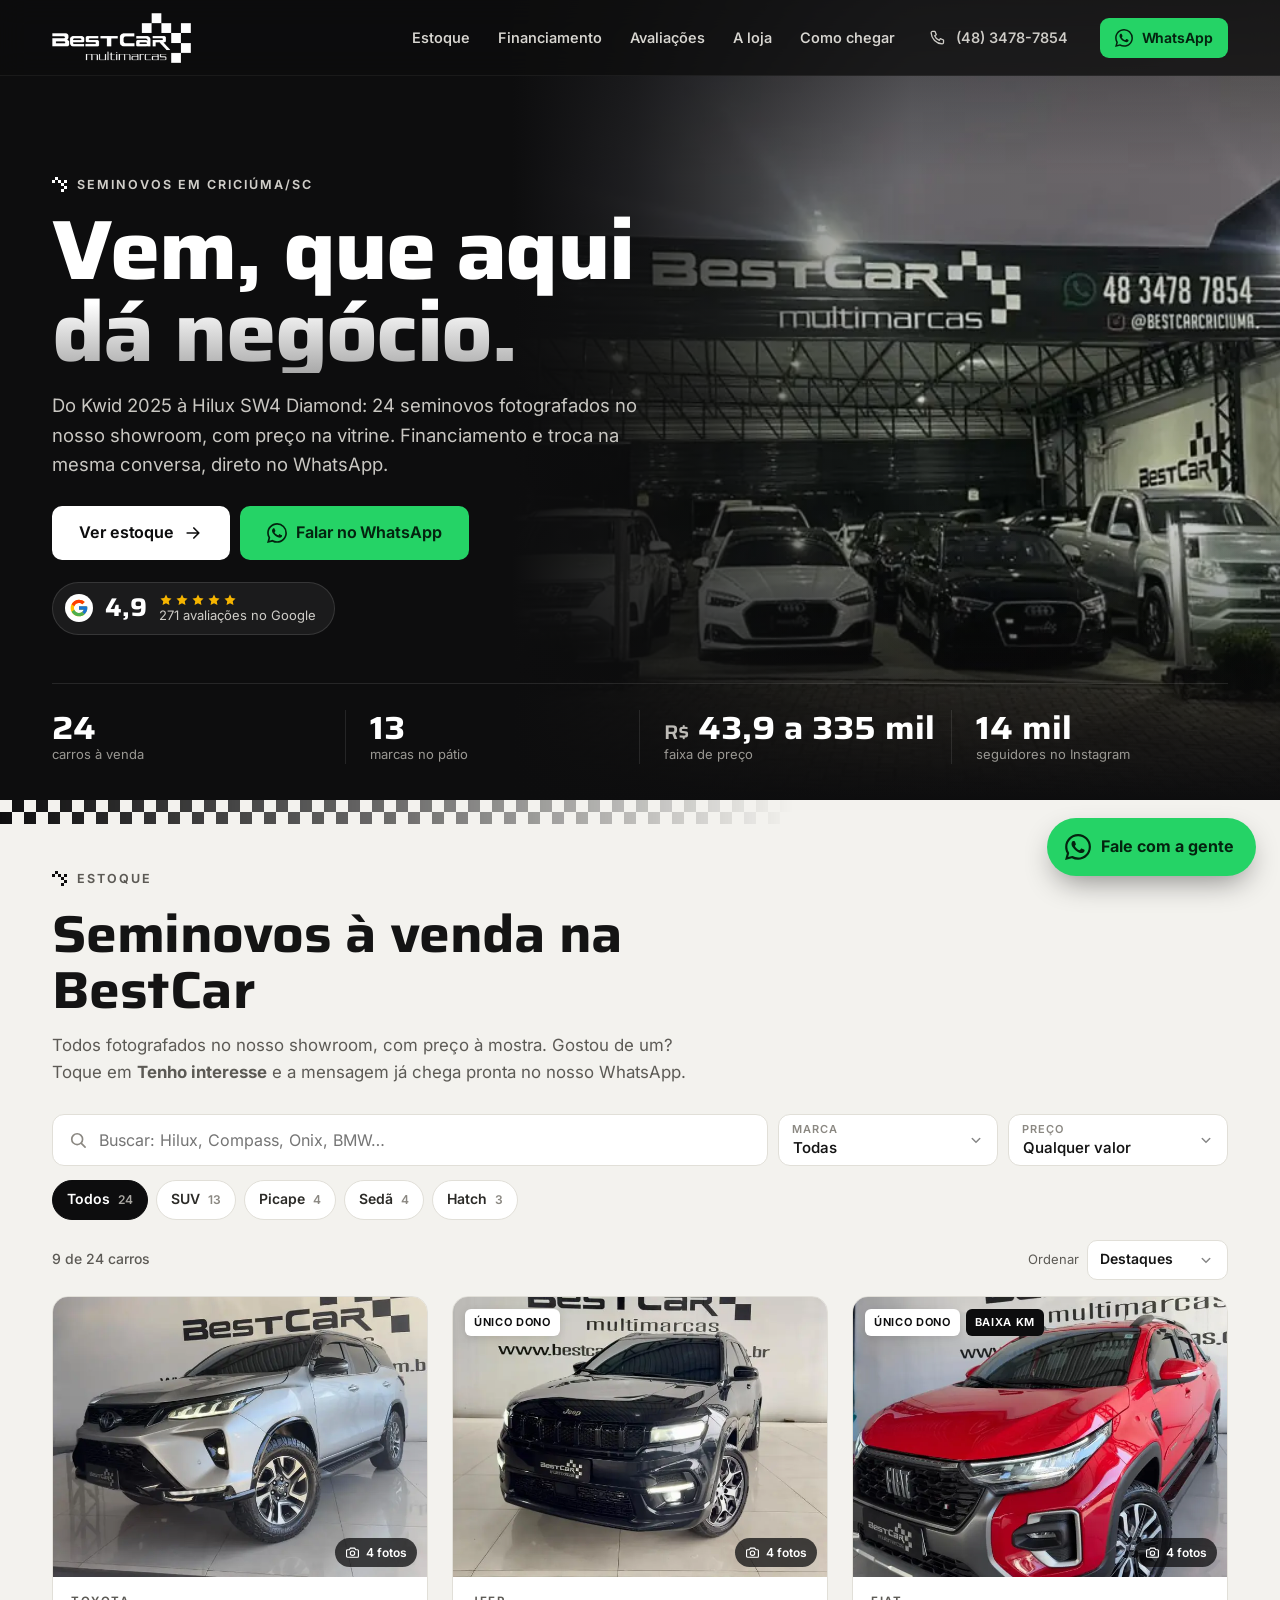
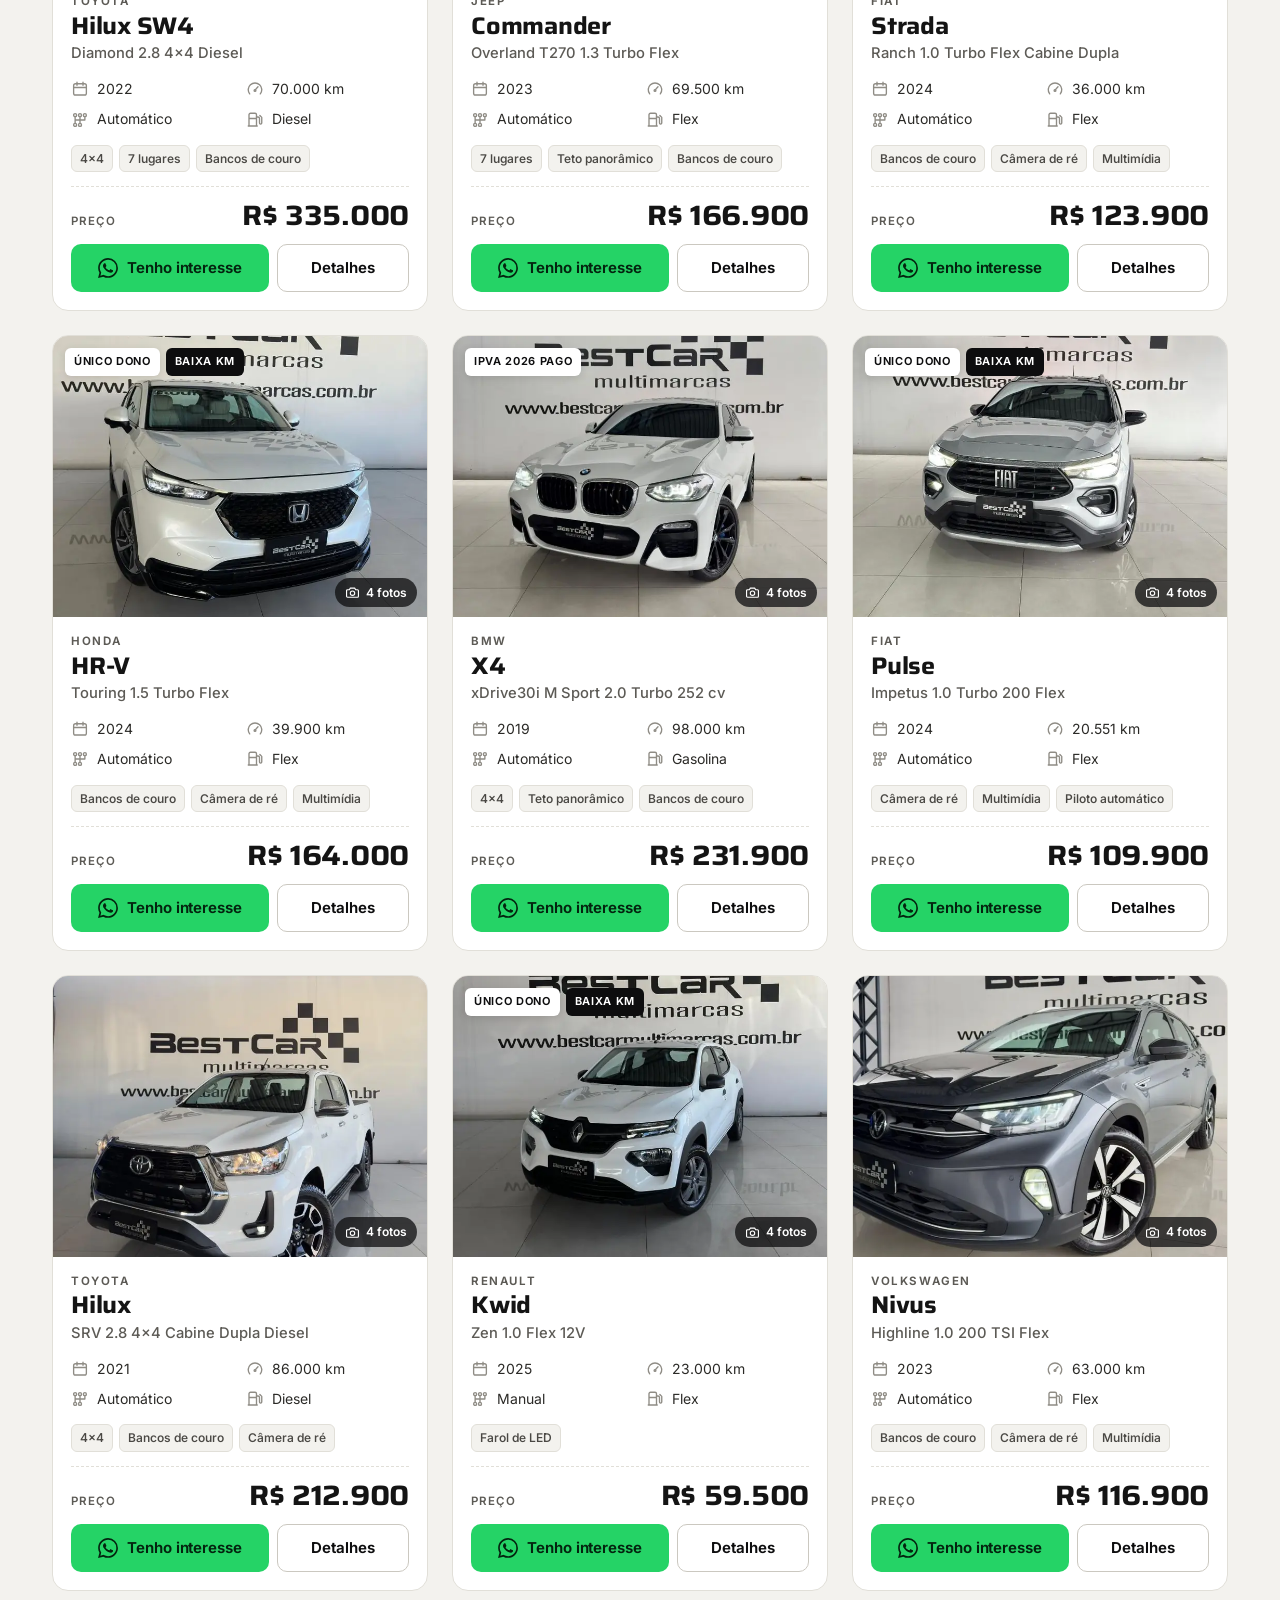
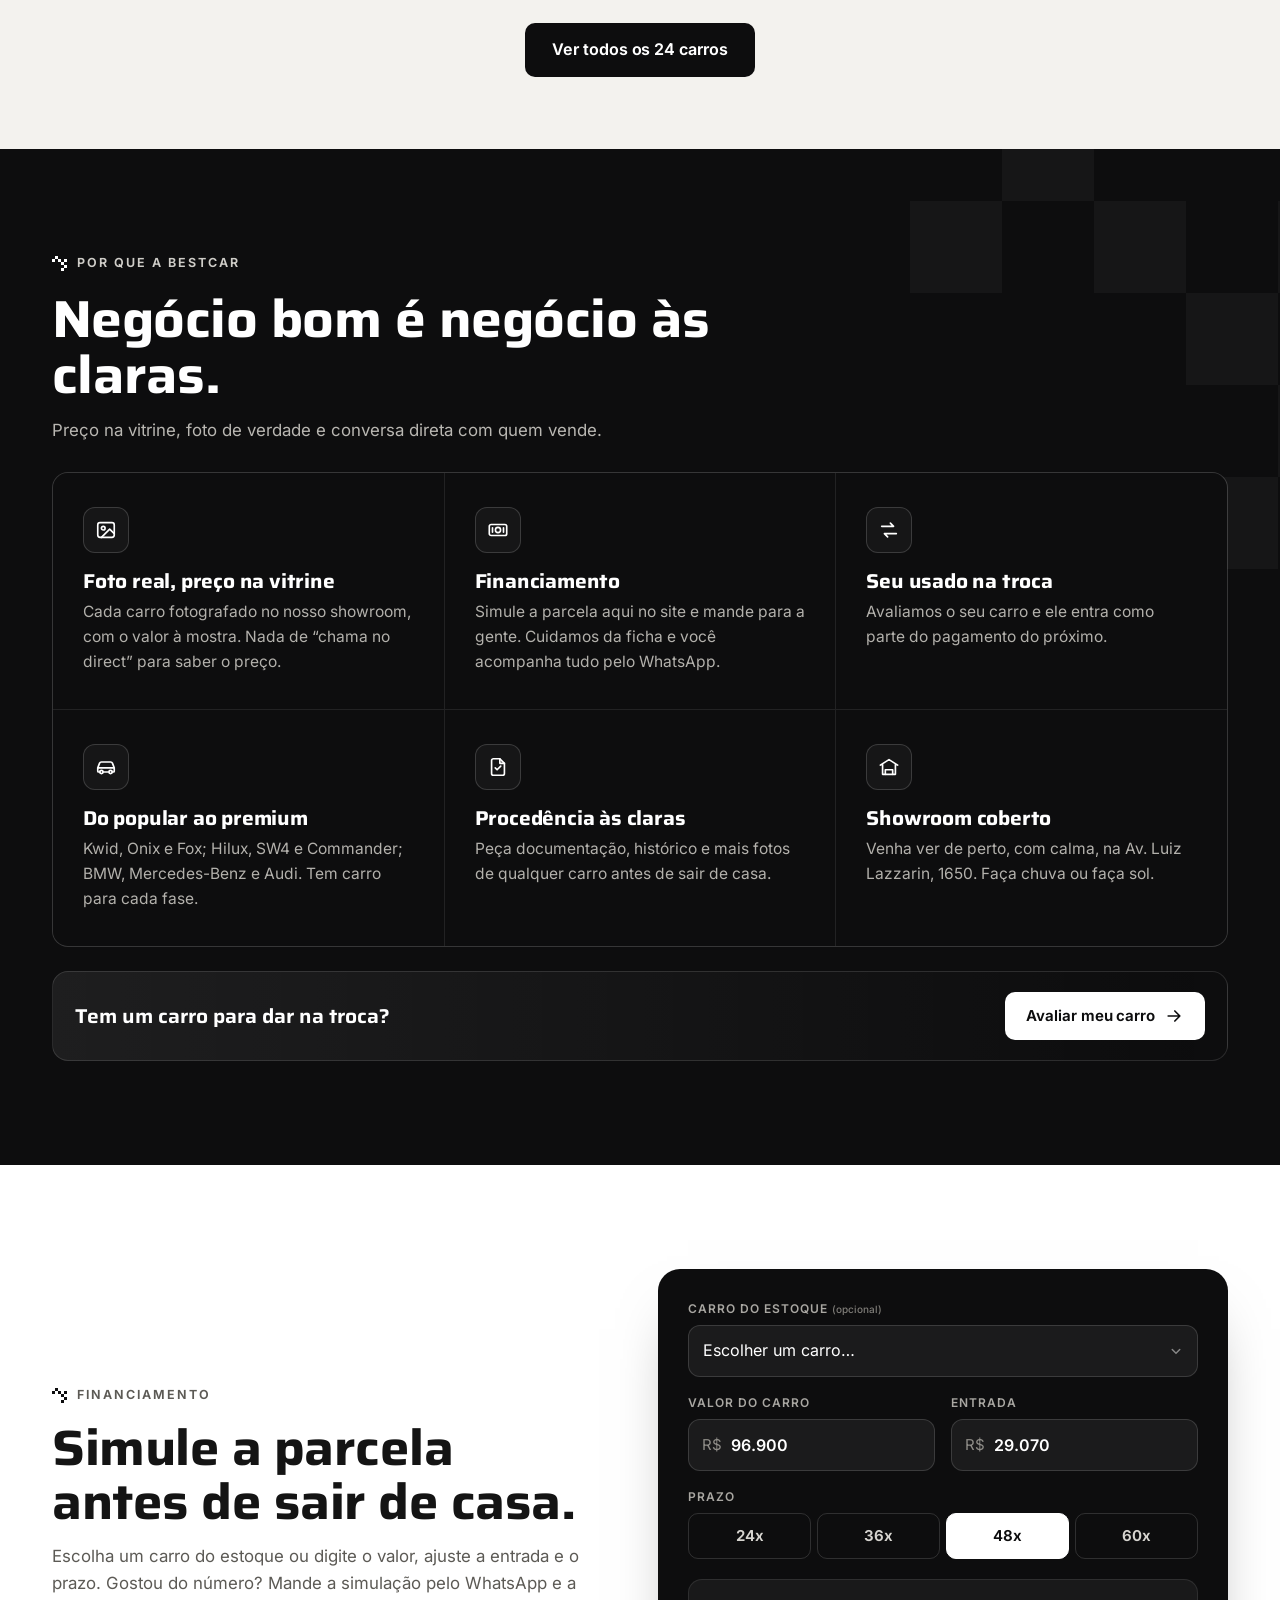
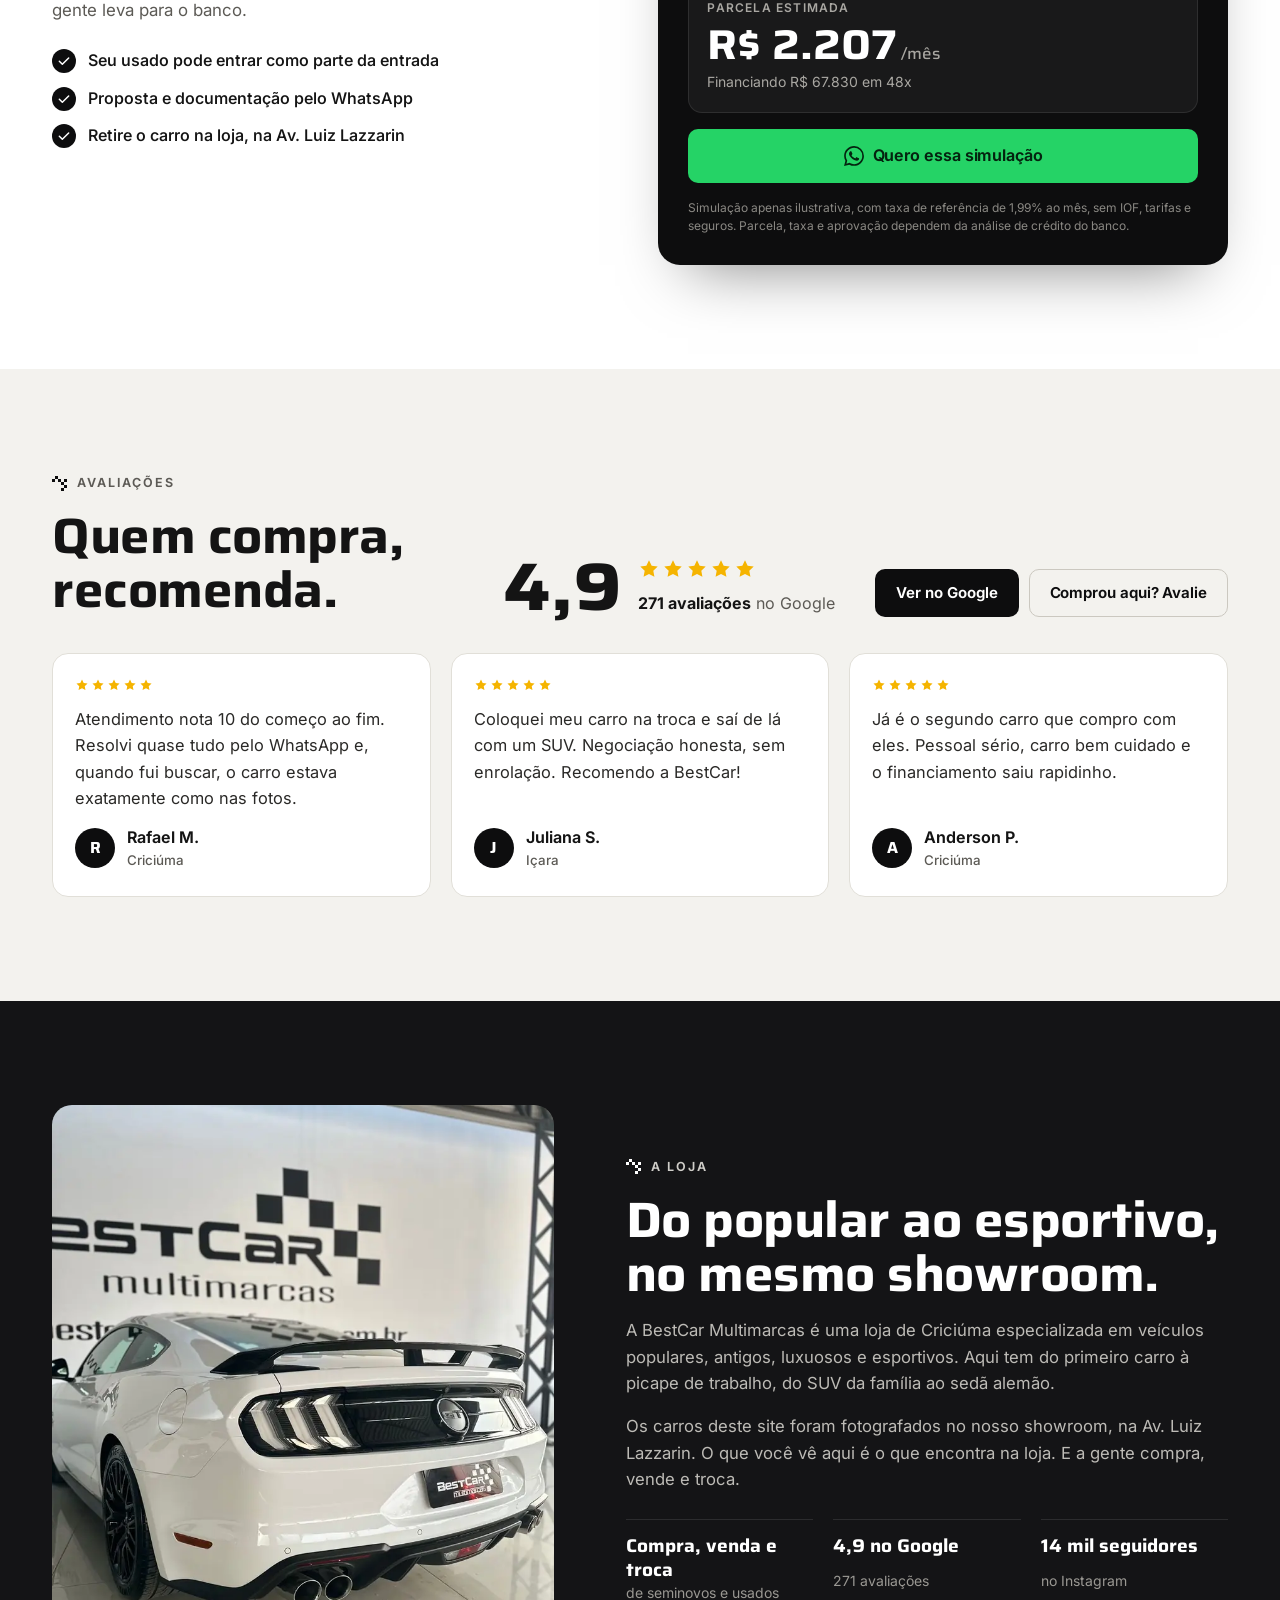
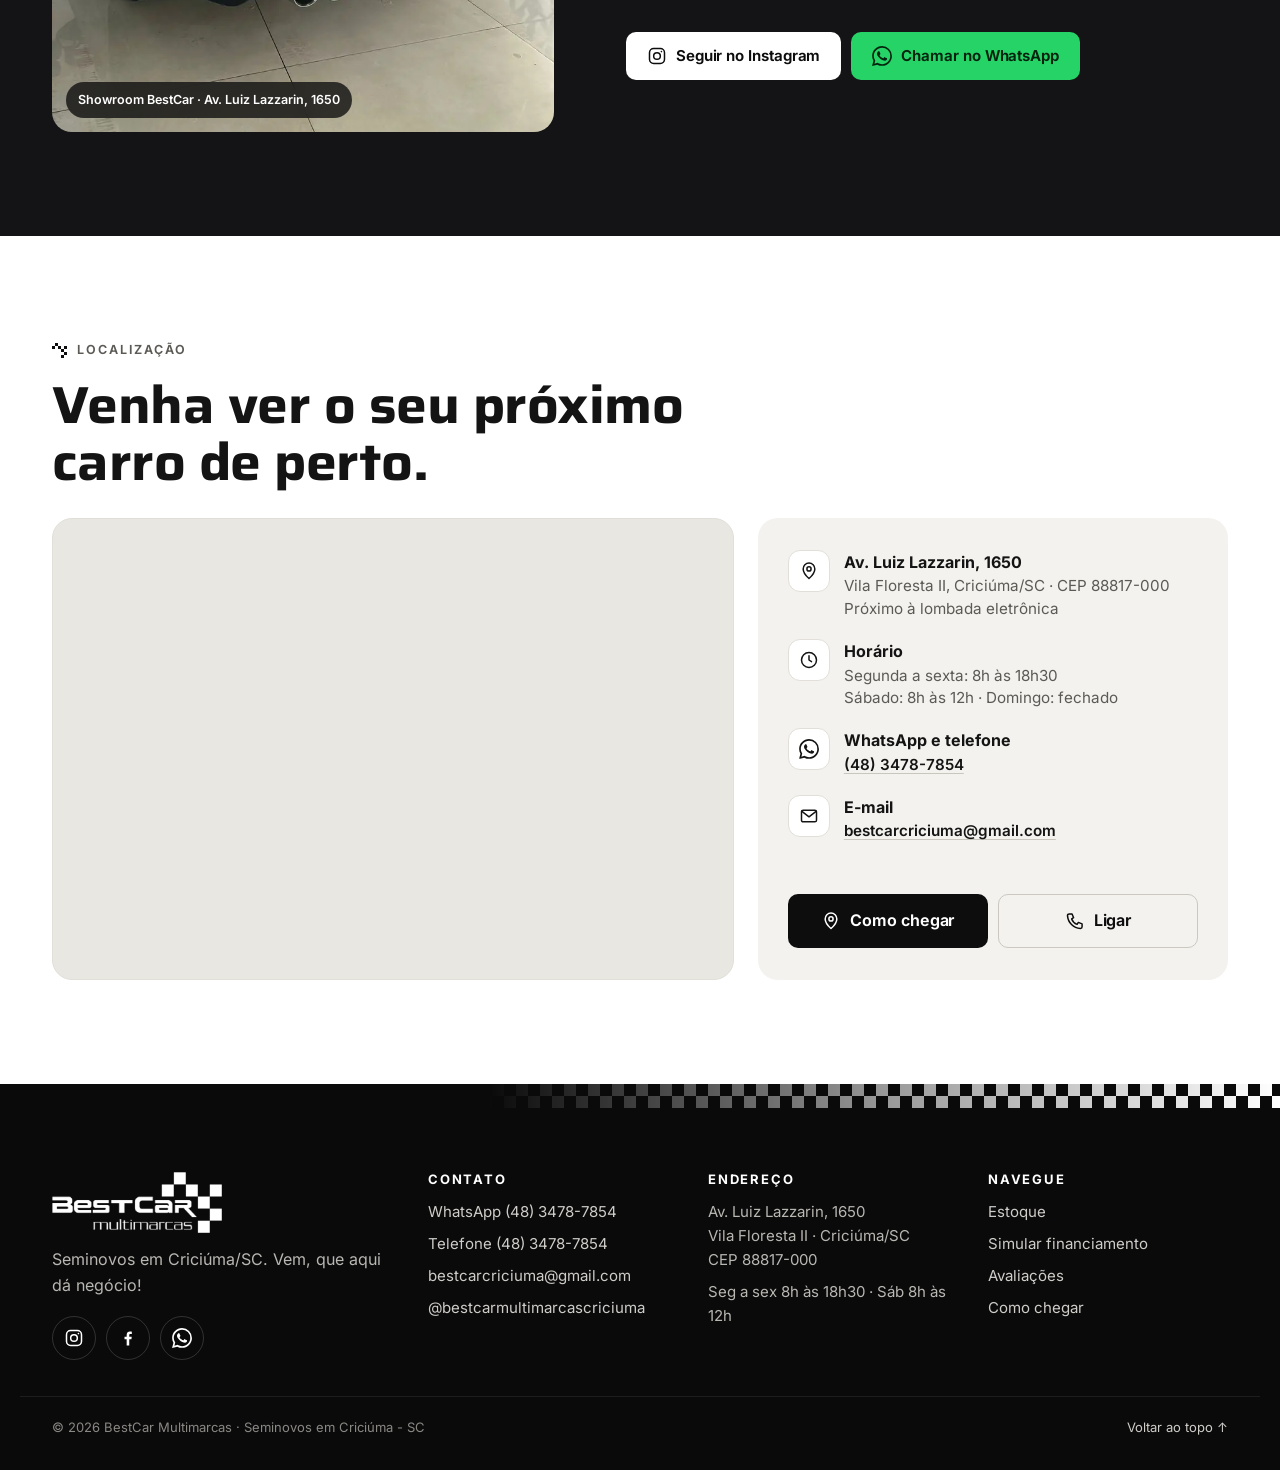
<file: bestcar-multimarcas/index.html>
<!doctype html>
<html lang="pt-BR">
<head>
  <meta charset="utf-8">
  <meta name="viewport" content="width=device-width, initial-scale=1">
  <title>BestCar Multimarcas | Seminovos em Criciúma - SC</title>
  <meta name="description" content="Seminovos em Criciúma com foto real e preço na vitrine: Hilux SW4, Commander, HR-V, Strada, BMW, Mercedes-Benz e mais. Financiamento, troca e atendimento no WhatsApp. Av. Luiz Lazzarin, 1650.">
  <meta name="theme-color" content="#0d0d0e">
  <meta property="og:type" content="website">
  <meta property="og:locale" content="pt_BR">
  <meta property="og:site_name" content="BestCar Multimarcas">
  <meta property="og:title" content="BestCar Multimarcas | Seminovos em Criciúma - SC">
  <meta property="og:description" content="24 seminovos com foto real e preço na vitrine, do Kwid à Hilux SW4. Financiamento e troca. Vem, que aqui dá negócio!">
  <meta property="og:image" content="assets/img/og-bestcar.jpg">
  <meta property="og:image:width" content="1200">
  <meta property="og:image:height" content="630">
  <meta property="og:image:alt" content="Fachada da BestCar Multimarcas em Criciúma">
  <meta name="twitter:card" content="summary_large_image">
  <link rel="icon" href="favicon.svg" type="image/svg+xml">
  <link rel="icon" href="favicon.png" type="image/png" sizes="64x64">
  <link rel="apple-touch-icon" href="apple-touch-icon.png">
  <link rel="preload" as="image" href="assets/img/loja-bestcar-fachada.webp" imagesrcset="assets/img/loja-bestcar-fachada-640.webp 640w, assets/img/loja-bestcar-fachada.webp 1076w" imagesizes="(min-width: 960px) 64vw, 100vw" fetchpriority="high">
  <link rel="preload" as="font" type="font/woff2" href="assets/fonts/saira-latin.woff2" crossorigin>
  <link rel="stylesheet" href="css/style.css">
  <script type="application/ld+json">
{"@context":"https://schema.org","@graph":[{"@type":"AutoDealer","@id":"#bestcar","name":"BestCar Multimarcas","alternateName":"BestCar Multimarcas | Seminovos em Criciúma - SC","description":"Loja de seminovos em Criciúma/SC especializada em veículos populares, antigos, luxuosos e esportivos. Compra, venda, troca e financiamento.","image":"assets/img/loja-bestcar-fachada.webp","logo":"assets/img/logo-bestcar-escuro.webp","telephone":"+55 48 3478-7854","email":"bestcarcriciuma@gmail.com","priceRange":"R$ 43.900 - R$ 335.000","address":{"@type":"PostalAddress","streetAddress":"Av. Luiz Lazzarin, 1650 - Vila Floresta II","addressLocality":"Criciúma","addressRegion":"SC","postalCode":"88817-000","addressCountry":"BR"},"areaServed":["Criciúma","Içara","Forquilhinha","Siderópolis","Nova Veneza","Cocal do Sul","Morro da Fumaça"],"hasMap":"https://maps.app.goo.gl/nEGV83xXpNuW9qZe6","openingHoursSpecification":[{"@type":"OpeningHoursSpecification","dayOfWeek":["Monday","Tuesday","Wednesday","Thursday","Friday"],"opens":"08:00","closes":"18:30"},{"@type":"OpeningHoursSpecification","dayOfWeek":"Saturday","opens":"08:00","closes":"12:00"}],"aggregateRating":{"@type":"AggregateRating","ratingValue":"4.9","reviewCount":"271","bestRating":"5"},"sameAs":["https://www.instagram.com/bestcarmultimarcascriciuma/","https://www.facebook.com/people/BestCar-Multimarcas/100066829575404/","https://linktr.ee/bestcarmultimarcascriciuma"]},{"@type":"ItemList","name":"Estoque de seminovos da BestCar Multimarcas em Criciúma","numberOfItems":24,"itemListElement":[{"@type":"ListItem","position":1,"item":{"@type":"Car","name":"Toyota Hilux SW4 Diamond 2.8 4x4 Diesel 2022","brand":{"@type":"Brand","name":"Toyota"},"model":"Hilux SW4","vehicleConfiguration":"Diamond 2.8 4x4 Diesel","vehicleModelDate":"2022","bodyType":"SUV","color":"Prata","fuelType":"Diesel","vehicleTransmission":"Automático","mileageFromOdometer":{"@type":"QuantitativeValue","value":70000,"unitCode":"KMT"},"itemCondition":"https://schema.org/UsedCondition","image":"assets/img/carros/toyota-hilux-sw4-diamond-2022.webp","url":"#carro-toyota-hilux-sw4-diamond-2022","offers":{"@type":"Offer","price":335000,"priceCurrency":"BRL","availability":"https://schema.org/InStock","itemCondition":"https://schema.org/UsedCondition","seller":{"@id":"#bestcar"}}}},{"@type":"ListItem","position":2,"item":{"@type":"Car","name":"Jeep Commander Overland T270 1.3 Turbo Flex 2023","brand":{"@type":"Brand","name":"Jeep"},"model":"Commander","vehicleConfiguration":"Overland T270 1.3 Turbo Flex","vehicleModelDate":"2023","bodyType":"SUV","color":"Preta","fuelType":"Flex","vehicleTransmission":"Automático","mileageFromOdometer":{"@type":"QuantitativeValue","value":69500,"unitCode":"KMT"},"itemCondition":"https://schema.org/UsedCondition","image":"assets/img/carros/jeep-commander-overland-2023.webp","url":"#carro-jeep-commander-overland-2023","offers":{"@type":"Offer","price":166900,"priceCurrency":"BRL","availability":"https://schema.org/InStock","itemCondition":"https://schema.org/UsedCondition","seller":{"@id":"#bestcar"}}}},{"@type":"ListItem","position":3,"item":{"@type":"Car","name":"Fiat Strada Ranch 1.0 Turbo Flex Cabine Dupla 2024","brand":{"@type":"Brand","name":"Fiat"},"model":"Strada","vehicleConfiguration":"Ranch 1.0 Turbo Flex Cabine Dupla","vehicleModelDate":"2024","bodyType":"Picape","color":"Vermelha","fuelType":"Flex","vehicleTransmission":"Automático","mileageFromOdometer":{"@type":"QuantitativeValue","value":36000,"unitCode":"KMT"},"itemCondition":"https://schema.org/UsedCondition","image":"assets/img/carros/fiat-strada-ranch-2024.webp","url":"#carro-fiat-strada-ranch-2024","offers":{"@type":"Offer","price":123900,"priceCurrency":"BRL","availability":"https://schema.org/InStock","itemCondition":"https://schema.org/UsedCondition","seller":{"@id":"#bestcar"}}}},{"@type":"ListItem","position":4,"item":{"@type":"Car","name":"Honda HR-V Touring 1.5 Turbo Flex 2024","brand":{"@type":"Brand","name":"Honda"},"model":"HR-V","vehicleConfiguration":"Touring 1.5 Turbo Flex","vehicleModelDate":"2024","bodyType":"SUV","color":"Branca","fuelType":"Flex","vehicleTransmission":"Automático","mileageFromOdometer":{"@type":"QuantitativeValue","value":39900,"unitCode":"KMT"},"itemCondition":"https://schema.org/UsedCondition","image":"assets/img/carros/honda-hr-v-touring-2024.webp","url":"#carro-honda-hr-v-touring-2024","offers":{"@type":"Offer","price":164000,"priceCurrency":"BRL","availability":"https://schema.org/InStock","itemCondition":"https://schema.org/UsedCondition","seller":{"@id":"#bestcar"}}}},{"@type":"ListItem","position":5,"item":{"@type":"Car","name":"BMW X4 xDrive30i M Sport 2.0 Turbo 252 cv 2019","brand":{"@type":"Brand","name":"BMW"},"model":"X4","vehicleConfiguration":"xDrive30i M Sport 2.0 Turbo 252 cv","vehicleModelDate":"2019","bodyType":"SUV","color":"Branca","fuelType":"Gasolina","vehicleTransmission":"Automático","mileageFromOdometer":{"@type":"QuantitativeValue","value":98000,"unitCode":"KMT"},"itemCondition":"https://schema.org/UsedCondition","image":"assets/img/carros/bmw-x4-2019.webp","url":"#carro-bmw-x4-2019","offers":{"@type":"Offer","price":231900,"priceCurrency":"BRL","availability":"https://schema.org/InStock","itemCondition":"https://schema.org/UsedCondition","seller":{"@id":"#bestcar"}}}},{"@type":"ListItem","position":6,"item":{"@type":"Car","name":"Fiat Pulse Impetus 1.0 Turbo 200 Flex 2024","brand":{"@type":"Brand","name":"Fiat"},"model":"Pulse","vehicleConfiguration":"Impetus 1.0 Turbo 200 Flex","vehicleModelDate":"2024","bodyType":"SUV","color":"Prata","fuelType":"Flex","vehicleTransmission":"Automático","mileageFromOdometer":{"@type":"QuantitativeValue","value":20551,"unitCode":"KMT"},"itemCondition":"https://schema.org/UsedCondition","image":"assets/img/carros/fiat-pulse-impetus-2024.webp","url":"#carro-fiat-pulse-impetus-2024","offers":{"@type":"Offer","price":109900,"priceCurrency":"BRL","availability":"https://schema.org/InStock","itemCondition":"https://schema.org/UsedCondition","seller":{"@id":"#bestcar"}}}},{"@type":"ListItem","position":7,"item":{"@type":"Car","name":"Toyota Hilux SRV 2.8 4x4 Cabine Dupla Diesel 2021","brand":{"@type":"Brand","name":"Toyota"},"model":"Hilux","vehicleConfiguration":"SRV 2.8 4x4 Cabine Dupla Diesel","vehicleModelDate":"2021","bodyType":"Picape","color":"Branca","fuelType":"Diesel","vehicleTransmission":"Automático","mileageFromOdometer":{"@type":"QuantitativeValue","value":86000,"unitCode":"KMT"},"itemCondition":"https://schema.org/UsedCondition","image":"assets/img/carros/toyota-hilux-srv-2021.webp","url":"#carro-toyota-hilux-srv-2021","offers":{"@type":"Offer","price":212900,"priceCurrency":"BRL","availability":"https://schema.org/InStock","itemCondition":"https://schema.org/UsedCondition","seller":{"@id":"#bestcar"}}}},{"@type":"ListItem","position":8,"item":{"@type":"Car","name":"Renault Kwid Zen 1.0 Flex 12V 2025","brand":{"@type":"Brand","name":"Renault"},"model":"Kwid","vehicleConfiguration":"Zen 1.0 Flex 12V","vehicleModelDate":"2025","bodyType":"Hatch","color":"Branca","fuelType":"Flex","vehicleTransmission":"Manual","mileageFromOdometer":{"@type":"QuantitativeValue","value":23000,"unitCode":"KMT"},"itemCondition":"https://schema.org/UsedCondition","image":"assets/img/carros/renault-kwid-zen-2025.webp","url":"#carro-renault-kwid-zen-2025","offers":{"@type":"Offer","price":59500,"priceCurrency":"BRL","availability":"https://schema.org/InStock","itemCondition":"https://schema.org/UsedCondition","seller":{"@id":"#bestcar"}}}},{"@type":"ListItem","position":9,"item":{"@type":"Car","name":"Volkswagen Nivus Highline 1.0 200 TSI Flex 2023","brand":{"@type":"Brand","name":"Volkswagen"},"model":"Nivus","vehicleConfiguration":"Highline 1.0 200 TSI Flex","vehicleModelDate":"2023","bodyType":"SUV","color":"Cinza","fuelType":"Flex","vehicleTransmission":"Automático","mileageFromOdometer":{"@type":"QuantitativeValue","value":63000,"unitCode":"KMT"},"itemCondition":"https://schema.org/UsedCondition","image":"assets/img/carros/volkswagen-nivus-highline-2023.webp","url":"#carro-volkswagen-nivus-highline-2023","offers":{"@type":"Offer","price":116900,"priceCurrency":"BRL","availability":"https://schema.org/InStock","itemCondition":"https://schema.org/UsedCondition","seller":{"@id":"#bestcar"}}}},{"@type":"ListItem","position":10,"item":{"@type":"Car","name":"BMW 320i Sport 2.0 Turbo Flex 2023","brand":{"@type":"Brand","name":"BMW"},"model":"320i","vehicleConfiguration":"Sport 2.0 Turbo Flex","vehicleModelDate":"2023","bodyType":"Sedã","color":"Branca","fuelType":"Flex","vehicleTransmission":"Automático","mileageFromOdometer":{"@type":"QuantitativeValue","value":66000,"unitCode":"KMT"},"itemCondition":"https://schema.org/UsedCondition","image":"assets/img/carros/bmw-320i-sport-2023.webp","url":"#carro-bmw-320i-sport-2023","offers":{"@type":"Offer","price":253900,"priceCurrency":"BRL","availability":"https://schema.org/InStock","itemCondition":"https://schema.org/UsedCondition","seller":{"@id":"#bestcar"}}}},{"@type":"ListItem","position":11,"item":{"@type":"Car","name":"Jeep Renegade Limited 1.8 Flex 2021","brand":{"@type":"Brand","name":"Jeep"},"model":"Renegade","vehicleConfiguration":"Limited 1.8 Flex","vehicleModelDate":"2021","bodyType":"SUV","color":"Cinza","fuelType":"Flex","vehicleTransmission":"Automático","mileageFromOdometer":{"@type":"QuantitativeValue","value":85000,"unitCode":"KMT"},"itemCondition":"https://schema.org/UsedCondition","image":"assets/img/carros/jeep-renegade-limited-2021.webp","url":"#carro-jeep-renegade-limited-2021","offers":{"@type":"Offer","price":96900,"priceCurrency":"BRL","availability":"https://schema.org/InStock","itemCondition":"https://schema.org/UsedCondition","seller":{"@id":"#bestcar"}}}},{"@type":"ListItem","position":12,"item":{"@type":"Car","name":"Chevrolet Onix Hatch 1.0 12V Flex 2022","brand":{"@type":"Brand","name":"Chevrolet"},"model":"Onix","vehicleConfiguration":"Hatch 1.0 12V Flex","vehicleModelDate":"2022","bodyType":"Hatch","color":"Branca","fuelType":"Flex","vehicleTransmission":"Manual","mileageFromOdometer":{"@type":"QuantitativeValue","value":57000,"unitCode":"KMT"},"itemCondition":"https://schema.org/UsedCondition","image":"assets/img/carros/chevrolet-onix-hatch-2022.webp","url":"#carro-chevrolet-onix-hatch-2022","offers":{"@type":"Offer","price":64900,"priceCurrency":"BRL","availability":"https://schema.org/InStock","itemCondition":"https://schema.org/UsedCondition","seller":{"@id":"#bestcar"}}}},{"@type":"ListItem","position":13,"item":{"@type":"Car","name":"Chery Tiggo 8 TXS 1.6 Turbo TGDi 2022","brand":{"@type":"Brand","name":"Chery"},"model":"Tiggo 8","vehicleConfiguration":"TXS 1.6 Turbo TGDi","vehicleModelDate":"2022","bodyType":"SUV","color":"Cinza","fuelType":"Gasolina","vehicleTransmission":"Automático","mileageFromOdometer":{"@type":"QuantitativeValue","value":84000,"unitCode":"KMT"},"itemCondition":"https://schema.org/UsedCondition","image":"assets/img/carros/chery-tiggo-8-txs-2022.webp","url":"#carro-chery-tiggo-8-txs-2022","offers":{"@type":"Offer","price":125900,"priceCurrency":"BRL","availability":"https://schema.org/InStock","itemCondition":"https://schema.org/UsedCondition","seller":{"@id":"#bestcar"}}}},{"@type":"ListItem","position":14,"item":{"@type":"Car","name":"Fiat Toro Freedom 1.8 16V Flex 2021","brand":{"@type":"Brand","name":"Fiat"},"model":"Toro","vehicleConfiguration":"Freedom 1.8 16V Flex","vehicleModelDate":"2021","bodyType":"Picape","color":"Cinza","fuelType":"Flex","vehicleTransmission":"Automático","mileageFromOdometer":{"@type":"QuantitativeValue","value":102000,"unitCode":"KMT"},"itemCondition":"https://schema.org/UsedCondition","image":"assets/img/carros/fiat-toro-freedom-2021.webp","url":"#carro-fiat-toro-freedom-2021","offers":{"@type":"Offer","price":96900,"priceCurrency":"BRL","availability":"https://schema.org/InStock","itemCondition":"https://schema.org/UsedCondition","seller":{"@id":"#bestcar"}}}},{"@type":"ListItem","position":15,"item":{"@type":"Car","name":"Mercedes-Benz GLC 250 Sport 4MATIC 2.0 Turbo 2016","brand":{"@type":"Brand","name":"Mercedes-Benz"},"model":"GLC 250","vehicleConfiguration":"Sport 4MATIC 2.0 Turbo","vehicleModelDate":"2016","bodyType":"SUV","color":"Branca","fuelType":"Gasolina","vehicleTransmission":"Automático","mileageFromOdometer":{"@type":"QuantitativeValue","value":130000,"unitCode":"KMT"},"itemCondition":"https://schema.org/UsedCondition","image":"assets/img/carros/mercedes-benz-glc-250-sport-2016.webp","url":"#carro-mercedes-benz-glc-250-sport-2016","offers":{"@type":"Offer","price":141900,"priceCurrency":"BRL","availability":"https://schema.org/InStock","itemCondition":"https://schema.org/UsedCondition","seller":{"@id":"#bestcar"}}}},{"@type":"ListItem","position":16,"item":{"@type":"Car","name":"BMW 328i M Sport 2.0 16V Flex 2017","brand":{"@type":"Brand","name":"BMW"},"model":"328i","vehicleConfiguration":"M Sport 2.0 16V Flex","vehicleModelDate":"2017","bodyType":"Sedã","color":"Branca","fuelType":"Flex","vehicleTransmission":"Automático","mileageFromOdometer":{"@type":"QuantitativeValue","value":90000,"unitCode":"KMT"},"itemCondition":"https://schema.org/UsedCondition","image":"assets/img/carros/bmw-328i-2017.webp","url":"#carro-bmw-328i-2017","offers":{"@type":"Offer","price":147900,"priceCurrency":"BRL","availability":"https://schema.org/InStock","itemCondition":"https://schema.org/UsedCondition","seller":{"@id":"#bestcar"}}}},{"@type":"ListItem","position":17,"item":{"@type":"Car","name":"Ford Ranger XLS 2.2 4x4 Cabine Dupla Diesel 2018","brand":{"@type":"Brand","name":"Ford"},"model":"Ranger","vehicleConfiguration":"XLS 2.2 4x4 Cabine Dupla Diesel","vehicleModelDate":"2018","bodyType":"Picape","color":"Branca","fuelType":"Diesel","vehicleTransmission":"Automático","mileageFromOdometer":{"@type":"QuantitativeValue","value":150000,"unitCode":"KMT"},"itemCondition":"https://schema.org/UsedCondition","image":"assets/img/carros/ford-ranger-xls-2018.webp","url":"#carro-ford-ranger-xls-2018","offers":{"@type":"Offer","price":129500,"priceCurrency":"BRL","availability":"https://schema.org/InStock","itemCondition":"https://schema.org/UsedCondition","seller":{"@id":"#bestcar"}}}},{"@type":"ListItem","position":18,"item":{"@type":"Car","name":"Mercedes-Benz C 250 Sport 2.0 16V 211 cv 2015","brand":{"@type":"Brand","name":"Mercedes-Benz"},"model":"C 250","vehicleConfiguration":"Sport 2.0 16V 211 cv","vehicleModelDate":"2015","bodyType":"Sedã","color":"Branca","fuelType":"Gasolina","vehicleTransmission":"Automático","mileageFromOdometer":{"@type":"QuantitativeValue","value":108000,"unitCode":"KMT"},"itemCondition":"https://schema.org/UsedCondition","image":"assets/img/carros/mercedes-benz-c-250-sport-2015.webp","url":"#carro-mercedes-benz-c-250-sport-2015","offers":{"@type":"Offer","price":137900,"priceCurrency":"BRL","availability":"https://schema.org/InStock","itemCondition":"https://schema.org/UsedCondition","seller":{"@id":"#bestcar"}}}},{"@type":"ListItem","position":19,"item":{"@type":"Car","name":"Toyota Hilux SW4 SRX 2.8 4x4 Diesel 2017","brand":{"@type":"Brand","name":"Toyota"},"model":"Hilux SW4","vehicleConfiguration":"SRX 2.8 4x4 Diesel","vehicleModelDate":"2017","bodyType":"SUV","color":"Marrom","fuelType":"Diesel","vehicleTransmission":"Automático","mileageFromOdometer":{"@type":"QuantitativeValue","value":134105,"unitCode":"KMT"},"itemCondition":"https://schema.org/UsedCondition","image":"assets/img/carros/toyota-hilux-sw4-srx-2017.webp","url":"#carro-toyota-hilux-sw4-srx-2017","offers":{"@type":"Offer","price":209800,"priceCurrency":"BRL","availability":"https://schema.org/InStock","itemCondition":"https://schema.org/UsedCondition","seller":{"@id":"#bestcar"}}}},{"@type":"ListItem","position":20,"item":{"@type":"Car","name":"Audi A3 Sedan 1.4 TFSI Flex Tiptronic 2017","brand":{"@type":"Brand","name":"Audi"},"model":"A3 Sedan","vehicleConfiguration":"1.4 TFSI Flex Tiptronic","vehicleModelDate":"2017","bodyType":"Sedã","color":"Branca","fuelType":"Flex","vehicleTransmission":"Automático","mileageFromOdometer":{"@type":"QuantitativeValue","value":125000,"unitCode":"KMT"},"itemCondition":"https://schema.org/UsedCondition","image":"assets/img/carros/audi-a3-sedan-2017.webp","url":"#carro-audi-a3-sedan-2017","offers":{"@type":"Offer","price":89900,"priceCurrency":"BRL","availability":"https://schema.org/InStock","itemCondition":"https://schema.org/UsedCondition","seller":{"@id":"#bestcar"}}}},{"@type":"ListItem","position":21,"item":{"@type":"Car","name":"Jeep Compass Longitude 2.0 Flex 2018","brand":{"@type":"Brand","name":"Jeep"},"model":"Compass","vehicleConfiguration":"Longitude 2.0 Flex","vehicleModelDate":"2018","bodyType":"SUV","color":"Branca","fuelType":"Flex","vehicleTransmission":"Automático","mileageFromOdometer":{"@type":"QuantitativeValue","value":120000,"unitCode":"KMT"},"itemCondition":"https://schema.org/UsedCondition","image":"assets/img/carros/jeep-compass-longitude-2018.webp","url":"#carro-jeep-compass-longitude-2018","offers":{"@type":"Offer","price":88500,"priceCurrency":"BRL","availability":"https://schema.org/InStock","itemCondition":"https://schema.org/UsedCondition","seller":{"@id":"#bestcar"}}}},{"@type":"ListItem","position":22,"item":{"@type":"Car","name":"Toyota Hilux SW4 SRV 3.0 4x4 Turbodiesel 2012","brand":{"@type":"Brand","name":"Toyota"},"model":"Hilux SW4","vehicleConfiguration":"SRV 3.0 4x4 Turbodiesel","vehicleModelDate":"2012","bodyType":"SUV","color":"Preta","fuelType":"Diesel","vehicleTransmission":"Automático","mileageFromOdometer":{"@type":"QuantitativeValue","value":171000,"unitCode":"KMT"},"itemCondition":"https://schema.org/UsedCondition","image":"assets/img/carros/toyota-hilux-sw4-srv-2012.webp","url":"#carro-toyota-hilux-sw4-srv-2012","offers":{"@type":"Offer","price":134900,"priceCurrency":"BRL","availability":"https://schema.org/InStock","itemCondition":"https://schema.org/UsedCondition","seller":{"@id":"#bestcar"}}}},{"@type":"ListItem","position":23,"item":{"@type":"Car","name":"Hyundai Tucson 2.0 16V Flex 2013","brand":{"@type":"Brand","name":"Hyundai"},"model":"Tucson","vehicleConfiguration":"2.0 16V Flex","vehicleModelDate":"2013","bodyType":"SUV","color":"Prata","fuelType":"Flex","vehicleTransmission":"Automático","mileageFromOdometer":{"@type":"QuantitativeValue","value":192000,"unitCode":"KMT"},"itemCondition":"https://schema.org/UsedCondition","image":"assets/img/carros/hyundai-tucson-2013.webp","url":"#carro-hyundai-tucson-2013","offers":{"@type":"Offer","price":51900,"priceCurrency":"BRL","availability":"https://schema.org/InStock","itemCondition":"https://schema.org/UsedCondition","seller":{"@id":"#bestcar"}}}},{"@type":"ListItem","position":24,"item":{"@type":"Car","name":"Volkswagen Fox 1.0 Mi Total Flex 8V 2014","brand":{"@type":"Brand","name":"Volkswagen"},"model":"Fox","vehicleConfiguration":"1.0 Mi Total Flex 8V","vehicleModelDate":"2014","bodyType":"Hatch","color":"Branca","fuelType":"Flex","vehicleTransmission":"Manual","mileageFromOdometer":{"@type":"QuantitativeValue","value":167000,"unitCode":"KMT"},"itemCondition":"https://schema.org/UsedCondition","image":"assets/img/carros/volkswagen-fox-2014.webp","url":"#carro-volkswagen-fox-2014","offers":{"@type":"Offer","price":43900,"priceCurrency":"BRL","availability":"https://schema.org/InStock","itemCondition":"https://schema.org/UsedCondition","seller":{"@id":"#bestcar"}}}}]}]}
  </script>
</head>
<body>
  <svg class="sprite" aria-hidden="true" focusable="false">
    <symbol id="i-wa" viewBox="0 0 24 24"><path fill="currentColor" d="M17.47 14.38c-.3-.15-1.76-.87-2.03-.97-.27-.1-.47-.15-.67.15-.2.3-.77.97-.94 1.16-.17.2-.35.22-.64.08-.3-.15-1.26-.47-2.39-1.48-.88-.79-1.48-1.76-1.65-2.06-.17-.3-.02-.46.13-.6.13-.14.3-.35.45-.52.15-.18.2-.3.3-.5.1-.2.05-.37-.03-.52-.07-.15-.67-1.61-.92-2.2-.24-.58-.48-.5-.67-.51h-.57c-.2 0-.52.07-.8.37-.27.3-1.04 1.02-1.04 2.48 0 1.46 1.07 2.88 1.21 3.07.15.2 2.1 3.2 5.08 4.49.71.3 1.26.49 1.7.63.71.22 1.36.19 1.87.12.57-.09 1.76-.72 2-1.42.25-.69.25-1.29.18-1.41-.08-.12-.28-.2-.57-.35m-5.42 7.4h-.01a9.87 9.87 0 0 1-5.03-1.38l-.36-.21-3.74.98 1-3.65-.24-.37a9.86 9.86 0 0 1-1.51-5.26c0-5.45 4.44-9.88 9.89-9.88 2.64 0 5.12 1.03 6.99 2.9a9.83 9.83 0 0 1 2.89 6.99c0 5.45-4.44 9.88-9.88 9.88m8.41-18.3A11.82 11.82 0 0 0 12.05 0C5.5 0 .16 5.34.16 11.89c0 2.1.55 4.14 1.59 5.95L.06 24l6.3-1.65a11.88 11.88 0 0 0 5.68 1.45h.01c6.55 0 11.89-5.34 11.89-11.89a11.82 11.82 0 0 0-3.48-8.41z"/></symbol>
    <symbol id="i-flag" viewBox="0 0 50 50"><path fill="currentColor" d="M10 0h10v10H10zM0 10h10v10H0zm20 0h10v10H20zm20 0h10v10H40zM30 20h10v10H30zm10 10h10v10H40zM30 40h10v10H30z"/></symbol>
    <symbol id="i-cal" viewBox="0 0 24 24"><g fill="none" stroke="currentColor" stroke-width="1.8" stroke-linecap="round" stroke-linejoin="round"><rect x="3.5" y="5" width="17" height="15" rx="2.5"/><path d="M3.5 10h17M8 3v4M16 3v4"/></g></symbol>
    <symbol id="i-km" viewBox="0 0 24 24"><g fill="none" stroke="currentColor" stroke-width="1.8" stroke-linecap="round" stroke-linejoin="round"><path d="M4.9 18.5a9 9 0 1 1 14.2 0"/><path d="M12 13.5l4-4.5"/><circle cx="12" cy="14" r="1.2"/></g></symbol>
    <symbol id="i-cambio" viewBox="0 0 24 24"><g fill="none" stroke="currentColor" stroke-width="1.8" stroke-linecap="round" stroke-linejoin="round"><circle cx="5.5" cy="5.5" r="2"/><circle cx="12" cy="5.5" r="2"/><circle cx="18.5" cy="5.5" r="2"/><circle cx="5.5" cy="18.5" r="2"/><circle cx="12" cy="18.5" r="2"/><path d="M5.5 7.5v9M12 7.5v9M18.5 7.5V12H5.5"/></g></symbol>
    <symbol id="i-comb" viewBox="0 0 24 24"><g fill="none" stroke="currentColor" stroke-width="1.8" stroke-linecap="round" stroke-linejoin="round"><path d="M4 20V5a2 2 0 0 1 2-2h6a2 2 0 0 1 2 2v15M3 20h12M4 10h10"/><path d="M14 8h2a2 2 0 0 1 2 2v6a1.5 1.5 0 0 0 3 0V8.5L18.5 6"/></g></symbol>
    <symbol id="i-camera" viewBox="0 0 24 24"><g fill="none" stroke="currentColor" stroke-width="1.8" stroke-linecap="round" stroke-linejoin="round"><path d="M4 7.5h3l1.5-2.5h7L17 7.5h3a1.5 1.5 0 0 1 1.5 1.5v9A1.5 1.5 0 0 1 20 19.5H4A1.5 1.5 0 0 1 2.5 18V9A1.5 1.5 0 0 1 4 7.5z"/><circle cx="12" cy="13" r="3.5"/></g></symbol>
    <symbol id="i-pin" viewBox="0 0 24 24"><g fill="none" stroke="currentColor" stroke-width="1.8" stroke-linecap="round" stroke-linejoin="round"><path d="M12 21s-7-6.2-7-11.5a7 7 0 0 1 14 0C19 14.8 12 21 12 21z"/><circle cx="12" cy="9.5" r="2.5"/></g></symbol>
    <symbol id="i-clock" viewBox="0 0 24 24"><g fill="none" stroke="currentColor" stroke-width="1.8" stroke-linecap="round" stroke-linejoin="round"><circle cx="12" cy="12" r="9"/><path d="M12 7v5l3 2"/></g></symbol>
    <symbol id="i-phone" viewBox="0 0 24 24"><path fill="none" stroke="currentColor" stroke-width="1.8" stroke-linecap="round" stroke-linejoin="round" d="M5 3.5h3.5l1.8 4.5-2.3 1.5a11 11 0 0 0 6.5 6.5l1.5-2.3 4.5 1.8V19a2 2 0 0 1-2 2A16.5 16.5 0 0 1 3 5.5a2 2 0 0 1 2-2z"/></symbol>
    <symbol id="i-mail" viewBox="0 0 24 24"><g fill="none" stroke="currentColor" stroke-width="1.8" stroke-linecap="round" stroke-linejoin="round"><rect x="3" y="5" width="18" height="14" rx="2"/><path d="M3.5 6.5l8.5 6.5 8.5-6.5"/></g></symbol>
    <symbol id="i-ig" viewBox="0 0 24 24"><g fill="none" stroke="currentColor" stroke-width="1.8"><rect x="3" y="3" width="18" height="18" rx="5"/><circle cx="12" cy="12" r="4"/><circle cx="17.3" cy="6.7" r="1" fill="currentColor" stroke="none"/></g></symbol>
    <symbol id="i-fb" viewBox="0 0 24 24"><path fill="currentColor" d="M13.5 21v-7.5h2.6l.4-3h-3V8.6c0-.9.3-1.5 1.5-1.5h1.6V4.4c-.3 0-1.2-.1-2.3-.1-2.3 0-3.9 1.4-3.9 4V10.5H7.8v3h2.6V21z"/></symbol>
    <symbol id="i-star" viewBox="0 0 24 24"><path fill="currentColor" d="M12 2.5l2.9 6 6.6.9-4.8 4.6 1.2 6.5L12 17.4l-5.9 3.1 1.2-6.5L2.5 9.4l6.6-.9z"/></symbol>
    <symbol id="i-arrow" viewBox="0 0 24 24"><path fill="none" stroke="currentColor" stroke-width="2" stroke-linecap="round" stroke-linejoin="round" d="M5 12h14M13 6l6 6-6 6"/></symbol>
    <symbol id="i-x" viewBox="0 0 24 24"><path fill="none" stroke="currentColor" stroke-width="2" stroke-linecap="round" d="M6 6l12 12M18 6L6 18"/></symbol>
    <symbol id="i-left" viewBox="0 0 24 24"><path fill="none" stroke="currentColor" stroke-width="2" stroke-linecap="round" stroke-linejoin="round" d="M15 5l-7 7 7 7"/></symbol>
    <symbol id="i-right" viewBox="0 0 24 24"><path fill="none" stroke="currentColor" stroke-width="2" stroke-linecap="round" stroke-linejoin="round" d="M9 5l7 7-7 7"/></symbol>
    <symbol id="i-search" viewBox="0 0 24 24"><g fill="none" stroke="currentColor" stroke-width="2" stroke-linecap="round"><circle cx="11" cy="11" r="6.5"/><path d="M16 16l4.5 4.5"/></g></symbol>
    <symbol id="i-check" viewBox="0 0 24 24"><path fill="none" stroke="currentColor" stroke-width="2.2" stroke-linecap="round" stroke-linejoin="round" d="M5 12.5l4.5 4.5L19 7.5"/></symbol>
    <symbol id="i-foto" viewBox="0 0 24 24"><g fill="none" stroke="currentColor" stroke-width="1.8" stroke-linecap="round" stroke-linejoin="round"><rect x="3" y="4" width="18" height="16" rx="2.5"/><circle cx="9" cy="10" r="2"/><path d="M21 16l-5-5-9 9"/></g></symbol>
    <symbol id="i-money" viewBox="0 0 24 24"><g fill="none" stroke="currentColor" stroke-width="1.8" stroke-linecap="round" stroke-linejoin="round"><rect x="2.5" y="6" width="19" height="12" rx="2"/><circle cx="12" cy="12" r="2.8"/><path d="M6 9.5v5M18 9.5v5"/></g></symbol>
    <symbol id="i-troca" viewBox="0 0 24 24"><g fill="none" stroke="currentColor" stroke-width="1.8" stroke-linecap="round" stroke-linejoin="round"><path d="M4 8h13l-3.5-3.5M20 16H7l3.5 3.5"/></g></symbol>
    <symbol id="i-car" viewBox="0 0 24 24"><g fill="none" stroke="currentColor" stroke-width="1.8" stroke-linecap="round" stroke-linejoin="round"><path d="M3 16.5V13l2-5.2A2 2 0 0 1 6.9 6.5h10.2a2 2 0 0 1 1.9 1.3L21 13v3.5a1 1 0 0 1-1 1h-1.5M5.5 17.5H4a1 1 0 0 1-1-1M3 13h18M8.5 17.5h7"/><circle cx="7" cy="17.5" r="1.8"/><circle cx="17" cy="17.5" r="1.8"/></g></symbol>
    <symbol id="i-doc" viewBox="0 0 24 24"><g fill="none" stroke="currentColor" stroke-width="1.8" stroke-linecap="round" stroke-linejoin="round"><path d="M14 3H7a2 2 0 0 0-2 2v14a2 2 0 0 0 2 2h10a2 2 0 0 0 2-2V8z"/><path d="M14 3v5h5M9 13l2 2 4-4"/></g></symbol>
    <symbol id="i-roof" viewBox="0 0 24 24"><g fill="none" stroke="currentColor" stroke-width="1.8" stroke-linecap="round" stroke-linejoin="round"><path d="M2.5 10L12 4l9.5 6M5 9v11h14V9"/><path d="M8 20v-5h8v5"/></g></symbol>
  </svg>

  <a class="pular" href="#estoque">Pular para o estoque</a>

  <header class="topo" id="topo">
    <div class="wrap topo__in">
      <a class="topo__logo" href="#inicio" aria-label="BestCar Multimarcas, voltar ao início">
        <img src="assets/img/logo-bestcar-branco.webp" width="480" height="173" alt="BestCar Multimarcas">
      </a>
      <nav class="menu" id="menu" aria-label="Menu principal">
        <a href="#estoque">Estoque</a>
        <a href="#financiamento">Financiamento</a>
        <a href="#avaliacoes">Avaliações</a>
        <a href="#sobre">A loja</a>
        <a href="#localizacao">Como chegar</a>
        <a class="menu__tel" href="tel:+554834787854"><svg aria-hidden="true"><use href="#i-phone"/></svg>(48) 3478-7854</a>
      </nav>
      <a class="btn btn--wa btn--sm topo__wa" href="https://wa.me/554834787854?text=Ol%C3%A1%2C%20BestCar%21%20Vim%20pelo%20site%20e%20gostaria%20de%20mais%20informa%C3%A7%C3%B5es." target="_blank" rel="noopener"><svg aria-hidden="true"><use href="#i-wa"/></svg><span>WhatsApp</span></a>
      <button class="menu-btn" type="button" aria-expanded="false" aria-controls="menu" aria-label="Abrir menu"><span></span><span></span></button>
    </div>
  </header>

  <main>
    <!-- HERO -->
    <section class="hero" id="inicio">
      <div class="hero__media">
        <img src="assets/img/loja-bestcar-fachada.webp" srcset="assets/img/loja-bestcar-fachada-640.webp 640w, assets/img/loja-bestcar-fachada.webp 1076w" sizes="(min-width: 960px) 64vw, 100vw" width="1076" height="627" fetchpriority="high" decoding="async" alt="Fachada da BestCar Multimarcas à noite, com SUVs, picapes e sedãs no showroom da Av. Luiz Lazzarin, em Criciúma">
      </div>
      <div class="wrap hero__in">
        <h1 class="hero__titulo">
          <span class="eyebrow eyebrow--claro"><svg aria-hidden="true"><use href="#i-flag"/></svg>Seminovos em Criciúma/SC</span>
          Vem, que aqui <em>dá negócio.</em>
        </h1>
        <p class="hero__lead">Do Kwid 2025 à Hilux SW4 Diamond: 24 seminovos fotografados no nosso showroom, com preço na vitrine. Financiamento e troca na mesma conversa, direto no WhatsApp.</p>
        <div class="hero__ctas">
          <a class="btn btn--claro btn--lg" href="#estoque">Ver estoque <svg aria-hidden="true"><use href="#i-arrow"/></svg></a>
          <a class="btn btn--wa btn--lg" href="https://wa.me/554834787854?text=Ol%C3%A1%2C%20BestCar%21%20Vim%20pelo%20site%20e%20gostaria%20de%20mais%20informa%C3%A7%C3%B5es." target="_blank" rel="noopener"><svg aria-hidden="true"><use href="#i-wa"/></svg>Falar no WhatsApp</a>
        </div>
        <a class="selo-google" href="https://www.google.com/maps/search/?api=1&amp;query=BestCar+Multimarcas+Crici%C3%BAma" target="_blank" rel="noopener" aria-label="Nota 4,9 de 5 no Google, com 271 avaliações. Ver no Google">
          <svg class="selo-google__g" viewBox="0 0 48 48" aria-hidden="true"><path fill="#FFC107" d="M43.6 20.1H42V20H24v8h11.3C33.7 32.7 29.2 36 24 36c-6.6 0-12-5.4-12-12s5.4-12 12-12c3.1 0 5.8 1.2 8 3l5.7-5.7C34 6.1 29.3 4 24 4 13 4 4 13 4 24s9 20 20 20 20-9 20-20c0-1.3-.1-2.6-.4-3.9z"/><path fill="#FF3D00" d="M6.3 14.7l6.6 4.8C14.7 15.1 19 12 24 12c3.1 0 5.8 1.2 8 3l5.7-5.7C34 6.1 29.3 4 24 4 16.3 4 9.7 8.3 6.3 14.7z"/><path fill="#4CAF50" d="M24 44c5.2 0 9.9-2 13.4-5.2l-6.2-5.2A11.9 11.9 0 0 1 24 36c-5.2 0-9.6-3.3-11.3-7.9l-6.5 5C9.5 39.6 16.2 44 24 44z"/><path fill="#1976D2" d="M43.6 20.1H42V20H24v8h11.3a12 12 0 0 1-4.1 5.6l6.2 5.2C37 39.2 44 34 44 24c0-1.3-.1-2.6-.4-3.9z"/></svg>
          <span class="selo-google__nota">4,9</span>
          <span class="selo-google__info"><span class="estrelas" aria-hidden="true"><svg><use href="#i-star"/></svg><svg><use href="#i-star"/></svg><svg><use href="#i-star"/></svg><svg><use href="#i-star"/></svg><svg><use href="#i-star"/></svg></span>271 avaliações no Google</span>
        </a>
      </div>
      <div class="wrap">
        <dl class="hero__numeros">
          <div><dt>carros à venda</dt><dd>24</dd></div>
          <div><dt>marcas no pátio</dt><dd>13</dd></div>
          <div><dt>faixa de preço</dt><dd><small>R$</small> 43,9 a 335 mil</dd></div>
          <div><dt>seguidores no Instagram</dt><dd>14 mil</dd></div>
        </dl>
      </div>
    </section>

    <!-- ESTOQUE -->
    <section class="estoque" id="estoque" aria-labelledby="estoque-titulo">
      <div class="xadrez" aria-hidden="true"></div>
      <div class="wrap">
        <header class="sec-cab">
          <p class="eyebrow"><svg aria-hidden="true"><use href="#i-flag"/></svg>Estoque</p>
          <h2 id="estoque-titulo">Seminovos à venda na BestCar</h2>
          <p>Todos fotografados no nosso showroom, com preço à mostra. Gostou de um? Toque em <strong>Tenho interesse</strong> e a mensagem já chega pronta no nosso WhatsApp.</p>
        </header>

        <form class="filtros" role="search" aria-label="Filtrar estoque" onsubmit="return false">
          <label class="filtros__busca">
            <span class="sr">Buscar modelo</span>
            <svg aria-hidden="true"><use href="#i-search"/></svg>
            <input type="search" id="f-busca" placeholder="Buscar: Hilux, Compass, Onix, BMW…" autocomplete="off">
          </label>
          <label class="filtros__campo">
            <span>Marca</span>
            <select id="f-marca"><option value="">Todas</option><option value="Audi">Audi (1)</option><option value="BMW">BMW (3)</option><option value="Chery">Chery (1)</option><option value="Chevrolet">Chevrolet (1)</option><option value="Fiat">Fiat (3)</option><option value="Ford">Ford (1)</option><option value="Honda">Honda (1)</option><option value="Hyundai">Hyundai (1)</option><option value="Jeep">Jeep (3)</option><option value="Mercedes-Benz">Mercedes-Benz (2)</option><option value="Renault">Renault (1)</option><option value="Toyota">Toyota (4)</option><option value="Volkswagen">Volkswagen (2)</option></select>
          </label>
          <label class="filtros__campo">
            <span>Preço</span>
            <select id="f-preco">
              <option value="">Qualquer valor</option>
              <option value="0-60000">Até R$ 60 mil</option>
              <option value="60000-100000">R$ 60 a 100 mil</option>
              <option value="100000-150000">R$ 100 a 150 mil</option>
              <option value="150000-250000">R$ 150 a 250 mil</option>
              <option value="250000-9999999">Acima de R$ 250 mil</option>
            </select>
          </label>
        </form>
        <div class="tipos" role="group" aria-label="Tipo de carro"><button type="button" class="chip is-on" data-tipo="" aria-pressed="true">Todos <span>24</span></button><button type="button" class="chip" data-tipo="SUV" aria-pressed="false">SUV <span>13</span></button><button type="button" class="chip" data-tipo="Picape" aria-pressed="false">Picape <span>4</span></button><button type="button" class="chip" data-tipo="Sedã" aria-pressed="false">Sedã <span>4</span></button><button type="button" class="chip" data-tipo="Hatch" aria-pressed="false">Hatch <span>3</span></button></div>
        <div class="barra">
          <p class="resultado" id="resultado" aria-live="polite">24 carros no estoque</p>
          <label class="ordenar">
            <span>Ordenar</span>
            <select id="f-ordem">
              <option value="ordem">Destaques</option>
              <option value="preco-asc">Menor preço</option>
              <option value="preco-desc">Maior preço</option>
              <option value="ano-desc">Mais novos</option>
              <option value="km-asc">Menor km</option>
            </select>
          </label>
        </div>

        <div class="grade" id="grade">
        <article class="carro" id="carro-toyota-hilux-sw4-diamond-2022" data-slug="toyota-hilux-sw4-diamond-2022" data-marca="Toyota" data-tipo="SUV" data-preco="335000" data-ano="2022" data-km="70000" data-ordem="1" data-busca="toyota hilux sw4 diamond 2.8 4x4 diesel 2022 suv prata diesel automático">
          <button class="carro__foto" type="button" data-abrir="toyota-hilux-sw4-diamond-2022" aria-label="Ver fotos e detalhes: Toyota Hilux SW4 Diamond 2.8 4x4 Diesel 2022">
            <img src="assets/img/carros/toyota-hilux-sw4-diamond-2022.webp" width="720" height="540" decoding="async" alt="Toyota Hilux SW4 Diamond 2.8 4x4 Diesel 2022 prata à venda na BestCar Multimarcas, seminovos em Criciúma">
            <span class="carro__nfotos"><svg aria-hidden="true"><use href="#i-camera"/></svg>4 fotos</span>
          </button>
          
          <div class="carro__corpo">
            <h3 class="carro__nome"><span class="carro__marca">Toyota</span> Hilux SW4 <span class="carro__versao">Diamond 2.8 4x4 Diesel</span></h3>
            <ul class="carro__specs">
              <li><svg aria-hidden="true"><use href="#i-cal"/></svg>2022</li>
              <li><svg aria-hidden="true"><use href="#i-km"/></svg>70.000 km</li>
              <li><svg aria-hidden="true"><use href="#i-cambio"/></svg>Automático</li>
              <li><svg aria-hidden="true"><use href="#i-comb"/></svg>Diesel</li>
            </ul>
            <ul class="carro__itens"><li>4x4</li><li>7 lugares</li><li>Bancos de couro</li></ul>
            <div class="carro__preco"><small>Preço</small><strong>R$ 335.000</strong></div>
            <div class="carro__acoes">
              <a class="btn btn--wa" href="https://wa.me/554834787854?text=Ol%C3%A1%2C%20BestCar%21%20Tenho%20interesse%20no%20Toyota%20Hilux%20SW4%20Diamond%202.8%204x4%20Diesel%202022%20%28R%24%20335.000%29%20que%20vi%20no%20site.%20Ainda%20est%C3%A1%20dispon%C3%ADvel%3F" target="_blank" rel="noopener" data-wa-carro="toyota-hilux-sw4-diamond-2022"><svg aria-hidden="true"><use href="#i-wa"/></svg>Tenho interesse</a>
              <button class="btn btn--line" type="button" data-abrir="toyota-hilux-sw4-diamond-2022">Detalhes</button>
            </div>
          </div>
        </article>
        <article class="carro" id="carro-jeep-commander-overland-2023" data-slug="jeep-commander-overland-2023" data-marca="Jeep" data-tipo="SUV" data-preco="166900" data-ano="2023" data-km="69500" data-ordem="2" data-busca="jeep commander overland t270 1.3 turbo flex 2023 suv preta flex automático">
          <button class="carro__foto" type="button" data-abrir="jeep-commander-overland-2023" aria-label="Ver fotos e detalhes: Jeep Commander Overland T270 1.3 Turbo Flex 2023">
            <img src="assets/img/carros/jeep-commander-overland-2023.webp" width="720" height="540" decoding="async" alt="Jeep Commander Overland T270 1.3 Turbo Flex 2023 preta à venda na BestCar Multimarcas, seminovos em Criciúma">
            <span class="carro__nfotos"><svg aria-hidden="true"><use href="#i-camera"/></svg>4 fotos</span>
          </button>
          <div class="carro__selos"><span>Único dono</span></div>
          <div class="carro__corpo">
            <h3 class="carro__nome"><span class="carro__marca">Jeep</span> Commander <span class="carro__versao">Overland T270 1.3 Turbo Flex</span></h3>
            <ul class="carro__specs">
              <li><svg aria-hidden="true"><use href="#i-cal"/></svg>2023</li>
              <li><svg aria-hidden="true"><use href="#i-km"/></svg>69.500 km</li>
              <li><svg aria-hidden="true"><use href="#i-cambio"/></svg>Automático</li>
              <li><svg aria-hidden="true"><use href="#i-comb"/></svg>Flex</li>
            </ul>
            <ul class="carro__itens"><li>7 lugares</li><li>Teto panorâmico</li><li>Bancos de couro</li></ul>
            <div class="carro__preco"><small>Preço</small><strong>R$ 166.900</strong></div>
            <div class="carro__acoes">
              <a class="btn btn--wa" href="https://wa.me/554834787854?text=Ol%C3%A1%2C%20BestCar%21%20Tenho%20interesse%20no%20Jeep%20Commander%20Overland%20T270%201.3%20Turbo%20Flex%202023%20%28R%24%20166.900%29%20que%20vi%20no%20site.%20Ainda%20est%C3%A1%20dispon%C3%ADvel%3F" target="_blank" rel="noopener" data-wa-carro="jeep-commander-overland-2023"><svg aria-hidden="true"><use href="#i-wa"/></svg>Tenho interesse</a>
              <button class="btn btn--line" type="button" data-abrir="jeep-commander-overland-2023">Detalhes</button>
            </div>
          </div>
        </article>
        <article class="carro" id="carro-fiat-strada-ranch-2024" data-slug="fiat-strada-ranch-2024" data-marca="Fiat" data-tipo="Picape" data-preco="123900" data-ano="2024" data-km="36000" data-ordem="3" data-busca="fiat strada ranch 1.0 turbo flex cabine dupla 2024 picape vermelha flex automático">
          <button class="carro__foto" type="button" data-abrir="fiat-strada-ranch-2024" aria-label="Ver fotos e detalhes: Fiat Strada Ranch 1.0 Turbo Flex Cabine Dupla 2024">
            <img src="assets/img/carros/fiat-strada-ranch-2024.webp" width="720" height="540" decoding="async" alt="Fiat Strada Ranch 1.0 Turbo Flex Cabine Dupla 2024 vermelha à venda na BestCar Multimarcas, seminovos em Criciúma">
            <span class="carro__nfotos"><svg aria-hidden="true"><use href="#i-camera"/></svg>4 fotos</span>
          </button>
          <div class="carro__selos"><span>Único dono</span><span>Baixa km</span></div>
          <div class="carro__corpo">
            <h3 class="carro__nome"><span class="carro__marca">Fiat</span> Strada <span class="carro__versao">Ranch 1.0 Turbo Flex Cabine Dupla</span></h3>
            <ul class="carro__specs">
              <li><svg aria-hidden="true"><use href="#i-cal"/></svg>2024</li>
              <li><svg aria-hidden="true"><use href="#i-km"/></svg>36.000 km</li>
              <li><svg aria-hidden="true"><use href="#i-cambio"/></svg>Automático</li>
              <li><svg aria-hidden="true"><use href="#i-comb"/></svg>Flex</li>
            </ul>
            <ul class="carro__itens"><li>Bancos de couro</li><li>Câmera de ré</li><li>Multimídia</li></ul>
            <div class="carro__preco"><small>Preço</small><strong>R$ 123.900</strong></div>
            <div class="carro__acoes">
              <a class="btn btn--wa" href="https://wa.me/554834787854?text=Ol%C3%A1%2C%20BestCar%21%20Tenho%20interesse%20no%20Fiat%20Strada%20Ranch%201.0%20Turbo%20Flex%20Cabine%20Dupla%202024%20%28R%24%20123.900%29%20que%20vi%20no%20site.%20Ainda%20est%C3%A1%20dispon%C3%ADvel%3F" target="_blank" rel="noopener" data-wa-carro="fiat-strada-ranch-2024"><svg aria-hidden="true"><use href="#i-wa"/></svg>Tenho interesse</a>
              <button class="btn btn--line" type="button" data-abrir="fiat-strada-ranch-2024">Detalhes</button>
            </div>
          </div>
        </article>
        <article class="carro" id="carro-honda-hr-v-touring-2024" data-slug="honda-hr-v-touring-2024" data-marca="Honda" data-tipo="SUV" data-preco="164000" data-ano="2024" data-km="39900" data-ordem="4" data-busca="honda hr-v touring 1.5 turbo flex 2024 suv branca flex automático">
          <button class="carro__foto" type="button" data-abrir="honda-hr-v-touring-2024" aria-label="Ver fotos e detalhes: Honda HR-V Touring 1.5 Turbo Flex 2024">
            <img src="assets/img/carros/honda-hr-v-touring-2024.webp" width="720" height="540" loading="lazy" decoding="async" alt="Honda HR-V Touring 1.5 Turbo Flex 2024 branca à venda na BestCar Multimarcas, seminovos em Criciúma">
            <span class="carro__nfotos"><svg aria-hidden="true"><use href="#i-camera"/></svg>4 fotos</span>
          </button>
          <div class="carro__selos"><span>Único dono</span><span>Baixa km</span></div>
          <div class="carro__corpo">
            <h3 class="carro__nome"><span class="carro__marca">Honda</span> HR-V <span class="carro__versao">Touring 1.5 Turbo Flex</span></h3>
            <ul class="carro__specs">
              <li><svg aria-hidden="true"><use href="#i-cal"/></svg>2024</li>
              <li><svg aria-hidden="true"><use href="#i-km"/></svg>39.900 km</li>
              <li><svg aria-hidden="true"><use href="#i-cambio"/></svg>Automático</li>
              <li><svg aria-hidden="true"><use href="#i-comb"/></svg>Flex</li>
            </ul>
            <ul class="carro__itens"><li>Bancos de couro</li><li>Câmera de ré</li><li>Multimídia</li></ul>
            <div class="carro__preco"><small>Preço</small><strong>R$ 164.000</strong></div>
            <div class="carro__acoes">
              <a class="btn btn--wa" href="https://wa.me/554834787854?text=Ol%C3%A1%2C%20BestCar%21%20Tenho%20interesse%20no%20Honda%20HR-V%20Touring%201.5%20Turbo%20Flex%202024%20%28R%24%20164.000%29%20que%20vi%20no%20site.%20Ainda%20est%C3%A1%20dispon%C3%ADvel%3F" target="_blank" rel="noopener" data-wa-carro="honda-hr-v-touring-2024"><svg aria-hidden="true"><use href="#i-wa"/></svg>Tenho interesse</a>
              <button class="btn btn--line" type="button" data-abrir="honda-hr-v-touring-2024">Detalhes</button>
            </div>
          </div>
        </article>
        <article class="carro" id="carro-bmw-x4-2019" data-slug="bmw-x4-2019" data-marca="BMW" data-tipo="SUV" data-preco="231900" data-ano="2019" data-km="98000" data-ordem="5" data-busca="bmw x4 xdrive30i m sport 2.0 turbo 252 cv 2019 suv branca gasolina automático">
          <button class="carro__foto" type="button" data-abrir="bmw-x4-2019" aria-label="Ver fotos e detalhes: BMW X4 xDrive30i M Sport 2.0 Turbo 252 cv 2019">
            <img src="assets/img/carros/bmw-x4-2019.webp" width="720" height="540" loading="lazy" decoding="async" alt="BMW X4 xDrive30i M Sport 2.0 Turbo 252 cv 2019 branca à venda na BestCar Multimarcas, seminovos em Criciúma">
            <span class="carro__nfotos"><svg aria-hidden="true"><use href="#i-camera"/></svg>4 fotos</span>
          </button>
          <div class="carro__selos"><span>IPVA 2026 pago</span></div>
          <div class="carro__corpo">
            <h3 class="carro__nome"><span class="carro__marca">BMW</span> X4 <span class="carro__versao">xDrive30i M Sport 2.0 Turbo 252 cv</span></h3>
            <ul class="carro__specs">
              <li><svg aria-hidden="true"><use href="#i-cal"/></svg>2019</li>
              <li><svg aria-hidden="true"><use href="#i-km"/></svg>98.000 km</li>
              <li><svg aria-hidden="true"><use href="#i-cambio"/></svg>Automático</li>
              <li><svg aria-hidden="true"><use href="#i-comb"/></svg>Gasolina</li>
            </ul>
            <ul class="carro__itens"><li>4x4</li><li>Teto panorâmico</li><li>Bancos de couro</li></ul>
            <div class="carro__preco"><small>Preço</small><strong>R$ 231.900</strong></div>
            <div class="carro__acoes">
              <a class="btn btn--wa" href="https://wa.me/554834787854?text=Ol%C3%A1%2C%20BestCar%21%20Tenho%20interesse%20no%20BMW%20X4%20xDrive30i%20M%20Sport%202.0%20Turbo%20252%20cv%202019%20%28R%24%20231.900%29%20que%20vi%20no%20site.%20Ainda%20est%C3%A1%20dispon%C3%ADvel%3F" target="_blank" rel="noopener" data-wa-carro="bmw-x4-2019"><svg aria-hidden="true"><use href="#i-wa"/></svg>Tenho interesse</a>
              <button class="btn btn--line" type="button" data-abrir="bmw-x4-2019">Detalhes</button>
            </div>
          </div>
        </article>
        <article class="carro" id="carro-fiat-pulse-impetus-2024" data-slug="fiat-pulse-impetus-2024" data-marca="Fiat" data-tipo="SUV" data-preco="109900" data-ano="2024" data-km="20551" data-ordem="6" data-busca="fiat pulse impetus 1.0 turbo 200 flex 2024 suv prata flex automático">
          <button class="carro__foto" type="button" data-abrir="fiat-pulse-impetus-2024" aria-label="Ver fotos e detalhes: Fiat Pulse Impetus 1.0 Turbo 200 Flex 2024">
            <img src="assets/img/carros/fiat-pulse-impetus-2024.webp" width="720" height="540" loading="lazy" decoding="async" alt="Fiat Pulse Impetus 1.0 Turbo 200 Flex 2024 prata à venda na BestCar Multimarcas, seminovos em Criciúma">
            <span class="carro__nfotos"><svg aria-hidden="true"><use href="#i-camera"/></svg>4 fotos</span>
          </button>
          <div class="carro__selos"><span>Único dono</span><span>Baixa km</span></div>
          <div class="carro__corpo">
            <h3 class="carro__nome"><span class="carro__marca">Fiat</span> Pulse <span class="carro__versao">Impetus 1.0 Turbo 200 Flex</span></h3>
            <ul class="carro__specs">
              <li><svg aria-hidden="true"><use href="#i-cal"/></svg>2024</li>
              <li><svg aria-hidden="true"><use href="#i-km"/></svg>20.551 km</li>
              <li><svg aria-hidden="true"><use href="#i-cambio"/></svg>Automático</li>
              <li><svg aria-hidden="true"><use href="#i-comb"/></svg>Flex</li>
            </ul>
            <ul class="carro__itens"><li>Câmera de ré</li><li>Multimídia</li><li>Piloto automático</li></ul>
            <div class="carro__preco"><small>Preço</small><strong>R$ 109.900</strong></div>
            <div class="carro__acoes">
              <a class="btn btn--wa" href="https://wa.me/554834787854?text=Ol%C3%A1%2C%20BestCar%21%20Tenho%20interesse%20no%20Fiat%20Pulse%20Impetus%201.0%20Turbo%20200%20Flex%202024%20%28R%24%20109.900%29%20que%20vi%20no%20site.%20Ainda%20est%C3%A1%20dispon%C3%ADvel%3F" target="_blank" rel="noopener" data-wa-carro="fiat-pulse-impetus-2024"><svg aria-hidden="true"><use href="#i-wa"/></svg>Tenho interesse</a>
              <button class="btn btn--line" type="button" data-abrir="fiat-pulse-impetus-2024">Detalhes</button>
            </div>
          </div>
        </article>
        <article class="carro" id="carro-toyota-hilux-srv-2021" data-slug="toyota-hilux-srv-2021" data-marca="Toyota" data-tipo="Picape" data-preco="212900" data-ano="2021" data-km="86000" data-ordem="7" data-busca="toyota hilux srv 2.8 4x4 cabine dupla diesel 2021 picape branca diesel automático">
          <button class="carro__foto" type="button" data-abrir="toyota-hilux-srv-2021" aria-label="Ver fotos e detalhes: Toyota Hilux SRV 2.8 4x4 Cabine Dupla Diesel 2021">
            <img src="assets/img/carros/toyota-hilux-srv-2021.webp" width="720" height="540" loading="lazy" decoding="async" alt="Toyota Hilux SRV 2.8 4x4 Cabine Dupla Diesel 2021 branca à venda na BestCar Multimarcas, seminovos em Criciúma">
            <span class="carro__nfotos"><svg aria-hidden="true"><use href="#i-camera"/></svg>4 fotos</span>
          </button>
          
          <div class="carro__corpo">
            <h3 class="carro__nome"><span class="carro__marca">Toyota</span> Hilux <span class="carro__versao">SRV 2.8 4x4 Cabine Dupla Diesel</span></h3>
            <ul class="carro__specs">
              <li><svg aria-hidden="true"><use href="#i-cal"/></svg>2021</li>
              <li><svg aria-hidden="true"><use href="#i-km"/></svg>86.000 km</li>
              <li><svg aria-hidden="true"><use href="#i-cambio"/></svg>Automático</li>
              <li><svg aria-hidden="true"><use href="#i-comb"/></svg>Diesel</li>
            </ul>
            <ul class="carro__itens"><li>4x4</li><li>Bancos de couro</li><li>Câmera de ré</li></ul>
            <div class="carro__preco"><small>Preço</small><strong>R$ 212.900</strong></div>
            <div class="carro__acoes">
              <a class="btn btn--wa" href="https://wa.me/554834787854?text=Ol%C3%A1%2C%20BestCar%21%20Tenho%20interesse%20no%20Toyota%20Hilux%20SRV%202.8%204x4%20Cabine%20Dupla%20Diesel%202021%20%28R%24%20212.900%29%20que%20vi%20no%20site.%20Ainda%20est%C3%A1%20dispon%C3%ADvel%3F" target="_blank" rel="noopener" data-wa-carro="toyota-hilux-srv-2021"><svg aria-hidden="true"><use href="#i-wa"/></svg>Tenho interesse</a>
              <button class="btn btn--line" type="button" data-abrir="toyota-hilux-srv-2021">Detalhes</button>
            </div>
          </div>
        </article>
        <article class="carro" id="carro-renault-kwid-zen-2025" data-slug="renault-kwid-zen-2025" data-marca="Renault" data-tipo="Hatch" data-preco="59500" data-ano="2025" data-km="23000" data-ordem="8" data-busca="renault kwid zen 1.0 flex 12v 2025 hatch branca flex manual">
          <button class="carro__foto" type="button" data-abrir="renault-kwid-zen-2025" aria-label="Ver fotos e detalhes: Renault Kwid Zen 1.0 Flex 12V 2025">
            <img src="assets/img/carros/renault-kwid-zen-2025.webp" width="720" height="540" loading="lazy" decoding="async" alt="Renault Kwid Zen 1.0 Flex 12V 2025 branca à venda na BestCar Multimarcas, seminovos em Criciúma">
            <span class="carro__nfotos"><svg aria-hidden="true"><use href="#i-camera"/></svg>4 fotos</span>
          </button>
          <div class="carro__selos"><span>Único dono</span><span>Baixa km</span></div>
          <div class="carro__corpo">
            <h3 class="carro__nome"><span class="carro__marca">Renault</span> Kwid <span class="carro__versao">Zen 1.0 Flex 12V</span></h3>
            <ul class="carro__specs">
              <li><svg aria-hidden="true"><use href="#i-cal"/></svg>2025</li>
              <li><svg aria-hidden="true"><use href="#i-km"/></svg>23.000 km</li>
              <li><svg aria-hidden="true"><use href="#i-cambio"/></svg>Manual</li>
              <li><svg aria-hidden="true"><use href="#i-comb"/></svg>Flex</li>
            </ul>
            <ul class="carro__itens"><li>Farol de LED</li></ul>
            <div class="carro__preco"><small>Preço</small><strong>R$ 59.500</strong></div>
            <div class="carro__acoes">
              <a class="btn btn--wa" href="https://wa.me/554834787854?text=Ol%C3%A1%2C%20BestCar%21%20Tenho%20interesse%20no%20Renault%20Kwid%20Zen%201.0%20Flex%2012V%202025%20%28R%24%2059.500%29%20que%20vi%20no%20site.%20Ainda%20est%C3%A1%20dispon%C3%ADvel%3F" target="_blank" rel="noopener" data-wa-carro="renault-kwid-zen-2025"><svg aria-hidden="true"><use href="#i-wa"/></svg>Tenho interesse</a>
              <button class="btn btn--line" type="button" data-abrir="renault-kwid-zen-2025">Detalhes</button>
            </div>
          </div>
        </article>
        <article class="carro" id="carro-volkswagen-nivus-highline-2023" data-slug="volkswagen-nivus-highline-2023" data-marca="Volkswagen" data-tipo="SUV" data-preco="116900" data-ano="2023" data-km="63000" data-ordem="9" data-busca="volkswagen nivus highline 1.0 200 tsi flex 2023 suv cinza flex automático">
          <button class="carro__foto" type="button" data-abrir="volkswagen-nivus-highline-2023" aria-label="Ver fotos e detalhes: Volkswagen Nivus Highline 1.0 200 TSI Flex 2023">
            <img src="assets/img/carros/volkswagen-nivus-highline-2023.webp" width="720" height="540" loading="lazy" decoding="async" alt="Volkswagen Nivus Highline 1.0 200 TSI Flex 2023 cinza à venda na BestCar Multimarcas, seminovos em Criciúma">
            <span class="carro__nfotos"><svg aria-hidden="true"><use href="#i-camera"/></svg>4 fotos</span>
          </button>
          
          <div class="carro__corpo">
            <h3 class="carro__nome"><span class="carro__marca">Volkswagen</span> Nivus <span class="carro__versao">Highline 1.0 200 TSI Flex</span></h3>
            <ul class="carro__specs">
              <li><svg aria-hidden="true"><use href="#i-cal"/></svg>2023</li>
              <li><svg aria-hidden="true"><use href="#i-km"/></svg>63.000 km</li>
              <li><svg aria-hidden="true"><use href="#i-cambio"/></svg>Automático</li>
              <li><svg aria-hidden="true"><use href="#i-comb"/></svg>Flex</li>
            </ul>
            <ul class="carro__itens"><li>Bancos de couro</li><li>Câmera de ré</li><li>Multimídia</li></ul>
            <div class="carro__preco"><small>Preço</small><strong>R$ 116.900</strong></div>
            <div class="carro__acoes">
              <a class="btn btn--wa" href="https://wa.me/554834787854?text=Ol%C3%A1%2C%20BestCar%21%20Tenho%20interesse%20no%20Volkswagen%20Nivus%20Highline%201.0%20200%20TSI%20Flex%202023%20%28R%24%20116.900%29%20que%20vi%20no%20site.%20Ainda%20est%C3%A1%20dispon%C3%ADvel%3F" target="_blank" rel="noopener" data-wa-carro="volkswagen-nivus-highline-2023"><svg aria-hidden="true"><use href="#i-wa"/></svg>Tenho interesse</a>
              <button class="btn btn--line" type="button" data-abrir="volkswagen-nivus-highline-2023">Detalhes</button>
            </div>
          </div>
        </article>
        <article class="carro" id="carro-bmw-320i-sport-2023" data-slug="bmw-320i-sport-2023" data-marca="BMW" data-tipo="Sedã" data-preco="253900" data-ano="2023" data-km="66000" data-ordem="10" data-busca="bmw 320i sport 2.0 turbo flex 2023 sedã branca flex automático">
          <button class="carro__foto" type="button" data-abrir="bmw-320i-sport-2023" aria-label="Ver fotos e detalhes: BMW 320i Sport 2.0 Turbo Flex 2023">
            <img src="assets/img/carros/bmw-320i-sport-2023.webp" width="720" height="540" loading="lazy" decoding="async" alt="BMW 320i Sport 2.0 Turbo Flex 2023 branca à venda na BestCar Multimarcas, seminovos em Criciúma">
            <span class="carro__nfotos"><svg aria-hidden="true"><use href="#i-camera"/></svg>4 fotos</span>
          </button>
          
          <div class="carro__corpo">
            <h3 class="carro__nome"><span class="carro__marca">BMW</span> 320i <span class="carro__versao">Sport 2.0 Turbo Flex</span></h3>
            <ul class="carro__specs">
              <li><svg aria-hidden="true"><use href="#i-cal"/></svg>2023</li>
              <li><svg aria-hidden="true"><use href="#i-km"/></svg>66.000 km</li>
              <li><svg aria-hidden="true"><use href="#i-cambio"/></svg>Automático</li>
              <li><svg aria-hidden="true"><use href="#i-comb"/></svg>Flex</li>
            </ul>
            <ul class="carro__itens"><li>Teto solar</li><li>Bancos de couro</li><li>Câmera de ré</li></ul>
            <div class="carro__preco"><small>Preço</small><strong>R$ 253.900</strong></div>
            <div class="carro__acoes">
              <a class="btn btn--wa" href="https://wa.me/554834787854?text=Ol%C3%A1%2C%20BestCar%21%20Tenho%20interesse%20no%20BMW%20320i%20Sport%202.0%20Turbo%20Flex%202023%20%28R%24%20253.900%29%20que%20vi%20no%20site.%20Ainda%20est%C3%A1%20dispon%C3%ADvel%3F" target="_blank" rel="noopener" data-wa-carro="bmw-320i-sport-2023"><svg aria-hidden="true"><use href="#i-wa"/></svg>Tenho interesse</a>
              <button class="btn btn--line" type="button" data-abrir="bmw-320i-sport-2023">Detalhes</button>
            </div>
          </div>
        </article>
        <article class="carro" id="carro-jeep-renegade-limited-2021" data-slug="jeep-renegade-limited-2021" data-marca="Jeep" data-tipo="SUV" data-preco="96900" data-ano="2021" data-km="85000" data-ordem="11" data-busca="jeep renegade limited 1.8 flex 2021 suv cinza flex automático">
          <button class="carro__foto" type="button" data-abrir="jeep-renegade-limited-2021" aria-label="Ver fotos e detalhes: Jeep Renegade Limited 1.8 Flex 2021">
            <img src="assets/img/carros/jeep-renegade-limited-2021.webp" width="720" height="540" loading="lazy" decoding="async" alt="Jeep Renegade Limited 1.8 Flex 2021 cinza à venda na BestCar Multimarcas, seminovos em Criciúma">
            <span class="carro__nfotos"><svg aria-hidden="true"><use href="#i-camera"/></svg>4 fotos</span>
          </button>
          
          <div class="carro__corpo">
            <h3 class="carro__nome"><span class="carro__marca">Jeep</span> Renegade <span class="carro__versao">Limited 1.8 Flex</span></h3>
            <ul class="carro__specs">
              <li><svg aria-hidden="true"><use href="#i-cal"/></svg>2021</li>
              <li><svg aria-hidden="true"><use href="#i-km"/></svg>85.000 km</li>
              <li><svg aria-hidden="true"><use href="#i-cambio"/></svg>Automático</li>
              <li><svg aria-hidden="true"><use href="#i-comb"/></svg>Flex</li>
            </ul>
            <ul class="carro__itens"><li>Teto panorâmico</li><li>Bancos de couro</li><li>Câmera de ré</li></ul>
            <div class="carro__preco"><small>Preço</small><strong>R$ 96.900</strong></div>
            <div class="carro__acoes">
              <a class="btn btn--wa" href="https://wa.me/554834787854?text=Ol%C3%A1%2C%20BestCar%21%20Tenho%20interesse%20no%20Jeep%20Renegade%20Limited%201.8%20Flex%202021%20%28R%24%2096.900%29%20que%20vi%20no%20site.%20Ainda%20est%C3%A1%20dispon%C3%ADvel%3F" target="_blank" rel="noopener" data-wa-carro="jeep-renegade-limited-2021"><svg aria-hidden="true"><use href="#i-wa"/></svg>Tenho interesse</a>
              <button class="btn btn--line" type="button" data-abrir="jeep-renegade-limited-2021">Detalhes</button>
            </div>
          </div>
        </article>
        <article class="carro" id="carro-chevrolet-onix-hatch-2022" data-slug="chevrolet-onix-hatch-2022" data-marca="Chevrolet" data-tipo="Hatch" data-preco="64900" data-ano="2022" data-km="57000" data-ordem="12" data-busca="chevrolet onix hatch 1.0 12v flex 2022 hatch branca flex manual">
          <button class="carro__foto" type="button" data-abrir="chevrolet-onix-hatch-2022" aria-label="Ver fotos e detalhes: Chevrolet Onix Hatch 1.0 12V Flex 2022">
            <img src="assets/img/carros/chevrolet-onix-hatch-2022.webp" width="720" height="540" loading="lazy" decoding="async" alt="Chevrolet Onix Hatch 1.0 12V Flex 2022 branca à venda na BestCar Multimarcas, seminovos em Criciúma">
            <span class="carro__nfotos"><svg aria-hidden="true"><use href="#i-camera"/></svg>4 fotos</span>
          </button>
          
          <div class="carro__corpo">
            <h3 class="carro__nome"><span class="carro__marca">Chevrolet</span> Onix <span class="carro__versao">Hatch 1.0 12V Flex</span></h3>
            <ul class="carro__specs">
              <li><svg aria-hidden="true"><use href="#i-cal"/></svg>2022</li>
              <li><svg aria-hidden="true"><use href="#i-km"/></svg>57.000 km</li>
              <li><svg aria-hidden="true"><use href="#i-cambio"/></svg>Manual</li>
              <li><svg aria-hidden="true"><use href="#i-comb"/></svg>Flex</li>
            </ul>
            
            <div class="carro__preco"><small>Preço</small><strong>R$ 64.900</strong></div>
            <div class="carro__acoes">
              <a class="btn btn--wa" href="https://wa.me/554834787854?text=Ol%C3%A1%2C%20BestCar%21%20Tenho%20interesse%20no%20Chevrolet%20Onix%20Hatch%201.0%2012V%20Flex%202022%20%28R%24%2064.900%29%20que%20vi%20no%20site.%20Ainda%20est%C3%A1%20dispon%C3%ADvel%3F" target="_blank" rel="noopener" data-wa-carro="chevrolet-onix-hatch-2022"><svg aria-hidden="true"><use href="#i-wa"/></svg>Tenho interesse</a>
              <button class="btn btn--line" type="button" data-abrir="chevrolet-onix-hatch-2022">Detalhes</button>
            </div>
          </div>
        </article>
        <article class="carro" id="carro-chery-tiggo-8-txs-2022" data-slug="chery-tiggo-8-txs-2022" data-marca="Chery" data-tipo="SUV" data-preco="125900" data-ano="2022" data-km="84000" data-ordem="13" data-busca="chery tiggo 8 txs 1.6 turbo tgdi 2022 suv cinza gasolina automático">
          <button class="carro__foto" type="button" data-abrir="chery-tiggo-8-txs-2022" aria-label="Ver fotos e detalhes: Chery Tiggo 8 TXS 1.6 Turbo TGDi 2022">
            <img src="assets/img/carros/chery-tiggo-8-txs-2022.webp" width="720" height="540" loading="lazy" decoding="async" alt="Chery Tiggo 8 TXS 1.6 Turbo TGDi 2022 cinza à venda na BestCar Multimarcas, seminovos em Criciúma">
            <span class="carro__nfotos"><svg aria-hidden="true"><use href="#i-camera"/></svg>4 fotos</span>
          </button>
          
          <div class="carro__corpo">
            <h3 class="carro__nome"><span class="carro__marca">Chery</span> Tiggo 8 <span class="carro__versao">TXS 1.6 Turbo TGDi</span></h3>
            <ul class="carro__specs">
              <li><svg aria-hidden="true"><use href="#i-cal"/></svg>2022</li>
              <li><svg aria-hidden="true"><use href="#i-km"/></svg>84.000 km</li>
              <li><svg aria-hidden="true"><use href="#i-cambio"/></svg>Automático</li>
              <li><svg aria-hidden="true"><use href="#i-comb"/></svg>Gasolina</li>
            </ul>
            <ul class="carro__itens"><li>7 lugares</li><li>Teto panorâmico</li><li>Bancos de couro</li></ul>
            <div class="carro__preco"><small>Preço</small><strong>R$ 125.900</strong></div>
            <div class="carro__acoes">
              <a class="btn btn--wa" href="https://wa.me/554834787854?text=Ol%C3%A1%2C%20BestCar%21%20Tenho%20interesse%20no%20Chery%20Tiggo%208%20TXS%201.6%20Turbo%20TGDi%202022%20%28R%24%20125.900%29%20que%20vi%20no%20site.%20Ainda%20est%C3%A1%20dispon%C3%ADvel%3F" target="_blank" rel="noopener" data-wa-carro="chery-tiggo-8-txs-2022"><svg aria-hidden="true"><use href="#i-wa"/></svg>Tenho interesse</a>
              <button class="btn btn--line" type="button" data-abrir="chery-tiggo-8-txs-2022">Detalhes</button>
            </div>
          </div>
        </article>
        <article class="carro" id="carro-fiat-toro-freedom-2021" data-slug="fiat-toro-freedom-2021" data-marca="Fiat" data-tipo="Picape" data-preco="96900" data-ano="2021" data-km="102000" data-ordem="14" data-busca="fiat toro freedom 1.8 16v flex 2021 picape cinza flex automático">
          <button class="carro__foto" type="button" data-abrir="fiat-toro-freedom-2021" aria-label="Ver fotos e detalhes: Fiat Toro Freedom 1.8 16V Flex 2021">
            <img src="assets/img/carros/fiat-toro-freedom-2021.webp" width="720" height="540" loading="lazy" decoding="async" alt="Fiat Toro Freedom 1.8 16V Flex 2021 cinza à venda na BestCar Multimarcas, seminovos em Criciúma">
            <span class="carro__nfotos"><svg aria-hidden="true"><use href="#i-camera"/></svg>4 fotos</span>
          </button>
          
          <div class="carro__corpo">
            <h3 class="carro__nome"><span class="carro__marca">Fiat</span> Toro <span class="carro__versao">Freedom 1.8 16V Flex</span></h3>
            <ul class="carro__specs">
              <li><svg aria-hidden="true"><use href="#i-cal"/></svg>2021</li>
              <li><svg aria-hidden="true"><use href="#i-km"/></svg>102.000 km</li>
              <li><svg aria-hidden="true"><use href="#i-cambio"/></svg>Automático</li>
              <li><svg aria-hidden="true"><use href="#i-comb"/></svg>Flex</li>
            </ul>
            <ul class="carro__itens"><li>Câmera de ré</li><li>Multimídia</li><li>Piloto automático</li></ul>
            <div class="carro__preco"><small>Preço</small><strong>R$ 96.900</strong></div>
            <div class="carro__acoes">
              <a class="btn btn--wa" href="https://wa.me/554834787854?text=Ol%C3%A1%2C%20BestCar%21%20Tenho%20interesse%20no%20Fiat%20Toro%20Freedom%201.8%2016V%20Flex%202021%20%28R%24%2096.900%29%20que%20vi%20no%20site.%20Ainda%20est%C3%A1%20dispon%C3%ADvel%3F" target="_blank" rel="noopener" data-wa-carro="fiat-toro-freedom-2021"><svg aria-hidden="true"><use href="#i-wa"/></svg>Tenho interesse</a>
              <button class="btn btn--line" type="button" data-abrir="fiat-toro-freedom-2021">Detalhes</button>
            </div>
          </div>
        </article>
        <article class="carro" id="carro-mercedes-benz-glc-250-sport-2016" data-slug="mercedes-benz-glc-250-sport-2016" data-marca="Mercedes-Benz" data-tipo="SUV" data-preco="141900" data-ano="2016" data-km="130000" data-ordem="15" data-busca="mercedes-benz glc 250 sport 4matic 2.0 turbo 2016 suv branca gasolina automático">
          <button class="carro__foto" type="button" data-abrir="mercedes-benz-glc-250-sport-2016" aria-label="Ver fotos e detalhes: Mercedes-Benz GLC 250 Sport 4MATIC 2.0 Turbo 2016">
            <img src="assets/img/carros/mercedes-benz-glc-250-sport-2016.webp" width="720" height="540" loading="lazy" decoding="async" alt="Mercedes-Benz GLC 250 Sport 4MATIC 2.0 Turbo 2016 branca à venda na BestCar Multimarcas, seminovos em Criciúma">
            <span class="carro__nfotos"><svg aria-hidden="true"><use href="#i-camera"/></svg>4 fotos</span>
          </button>
          
          <div class="carro__corpo">
            <h3 class="carro__nome"><span class="carro__marca">Mercedes-Benz</span> GLC 250 <span class="carro__versao">Sport 4MATIC 2.0 Turbo</span></h3>
            <ul class="carro__specs">
              <li><svg aria-hidden="true"><use href="#i-cal"/></svg>2016</li>
              <li><svg aria-hidden="true"><use href="#i-km"/></svg>130.000 km</li>
              <li><svg aria-hidden="true"><use href="#i-cambio"/></svg>Automático</li>
              <li><svg aria-hidden="true"><use href="#i-comb"/></svg>Gasolina</li>
            </ul>
            <ul class="carro__itens"><li>4x4</li><li>Teto panorâmico</li><li>Bancos de couro</li></ul>
            <div class="carro__preco"><small>Preço</small><strong>R$ 141.900</strong></div>
            <div class="carro__acoes">
              <a class="btn btn--wa" href="https://wa.me/554834787854?text=Ol%C3%A1%2C%20BestCar%21%20Tenho%20interesse%20no%20Mercedes-Benz%20GLC%20250%20Sport%204MATIC%202.0%20Turbo%202016%20%28R%24%20141.900%29%20que%20vi%20no%20site.%20Ainda%20est%C3%A1%20dispon%C3%ADvel%3F" target="_blank" rel="noopener" data-wa-carro="mercedes-benz-glc-250-sport-2016"><svg aria-hidden="true"><use href="#i-wa"/></svg>Tenho interesse</a>
              <button class="btn btn--line" type="button" data-abrir="mercedes-benz-glc-250-sport-2016">Detalhes</button>
            </div>
          </div>
        </article>
        <article class="carro" id="carro-bmw-328i-2017" data-slug="bmw-328i-2017" data-marca="BMW" data-tipo="Sedã" data-preco="147900" data-ano="2017" data-km="90000" data-ordem="16" data-busca="bmw 328i m sport 2.0 16v flex 2017 sedã branca flex automático">
          <button class="carro__foto" type="button" data-abrir="bmw-328i-2017" aria-label="Ver fotos e detalhes: BMW 328i M Sport 2.0 16V Flex 2017">
            <img src="assets/img/carros/bmw-328i-2017.webp" width="720" height="540" loading="lazy" decoding="async" alt="BMW 328i M Sport 2.0 16V Flex 2017 branca à venda na BestCar Multimarcas, seminovos em Criciúma">
            <span class="carro__nfotos"><svg aria-hidden="true"><use href="#i-camera"/></svg>4 fotos</span>
          </button>
          <div class="carro__selos"><span>IPVA 2026 pago</span></div>
          <div class="carro__corpo">
            <h3 class="carro__nome"><span class="carro__marca">BMW</span> 328i <span class="carro__versao">M Sport 2.0 16V Flex</span></h3>
            <ul class="carro__specs">
              <li><svg aria-hidden="true"><use href="#i-cal"/></svg>2017</li>
              <li><svg aria-hidden="true"><use href="#i-km"/></svg>90.000 km</li>
              <li><svg aria-hidden="true"><use href="#i-cambio"/></svg>Automático</li>
              <li><svg aria-hidden="true"><use href="#i-comb"/></svg>Flex</li>
            </ul>
            <ul class="carro__itens"><li>Teto panorâmico</li><li>Bancos de couro</li><li>Câmera de ré</li></ul>
            <div class="carro__preco"><small>Preço</small><strong>R$ 147.900</strong></div>
            <div class="carro__acoes">
              <a class="btn btn--wa" href="https://wa.me/554834787854?text=Ol%C3%A1%2C%20BestCar%21%20Tenho%20interesse%20no%20BMW%20328i%20M%20Sport%202.0%2016V%20Flex%202017%20%28R%24%20147.900%29%20que%20vi%20no%20site.%20Ainda%20est%C3%A1%20dispon%C3%ADvel%3F" target="_blank" rel="noopener" data-wa-carro="bmw-328i-2017"><svg aria-hidden="true"><use href="#i-wa"/></svg>Tenho interesse</a>
              <button class="btn btn--line" type="button" data-abrir="bmw-328i-2017">Detalhes</button>
            </div>
          </div>
        </article>
        <article class="carro" id="carro-ford-ranger-xls-2018" data-slug="ford-ranger-xls-2018" data-marca="Ford" data-tipo="Picape" data-preco="129500" data-ano="2018" data-km="150000" data-ordem="17" data-busca="ford ranger xls 2.2 4x4 cabine dupla diesel 2018 picape branca diesel automático">
          <button class="carro__foto" type="button" data-abrir="ford-ranger-xls-2018" aria-label="Ver fotos e detalhes: Ford Ranger XLS 2.2 4x4 Cabine Dupla Diesel 2018">
            <img src="assets/img/carros/ford-ranger-xls-2018.webp" width="720" height="540" loading="lazy" decoding="async" alt="Ford Ranger XLS 2.2 4x4 Cabine Dupla Diesel 2018 branca à venda na BestCar Multimarcas, seminovos em Criciúma">
            <span class="carro__nfotos"><svg aria-hidden="true"><use href="#i-camera"/></svg>4 fotos</span>
          </button>
          
          <div class="carro__corpo">
            <h3 class="carro__nome"><span class="carro__marca">Ford</span> Ranger <span class="carro__versao">XLS 2.2 4x4 Cabine Dupla Diesel</span></h3>
            <ul class="carro__specs">
              <li><svg aria-hidden="true"><use href="#i-cal"/></svg>2018</li>
              <li><svg aria-hidden="true"><use href="#i-km"/></svg>150.000 km</li>
              <li><svg aria-hidden="true"><use href="#i-cambio"/></svg>Automático</li>
              <li><svg aria-hidden="true"><use href="#i-comb"/></svg>Diesel</li>
            </ul>
            <ul class="carro__itens"><li>4x4</li><li>Câmera de ré</li><li>Multimídia</li></ul>
            <div class="carro__preco"><small>Preço</small><strong>R$ 129.500</strong></div>
            <div class="carro__acoes">
              <a class="btn btn--wa" href="https://wa.me/554834787854?text=Ol%C3%A1%2C%20BestCar%21%20Tenho%20interesse%20no%20Ford%20Ranger%20XLS%202.2%204x4%20Cabine%20Dupla%20Diesel%202018%20%28R%24%20129.500%29%20que%20vi%20no%20site.%20Ainda%20est%C3%A1%20dispon%C3%ADvel%3F" target="_blank" rel="noopener" data-wa-carro="ford-ranger-xls-2018"><svg aria-hidden="true"><use href="#i-wa"/></svg>Tenho interesse</a>
              <button class="btn btn--line" type="button" data-abrir="ford-ranger-xls-2018">Detalhes</button>
            </div>
          </div>
        </article>
        <article class="carro" id="carro-mercedes-benz-c-250-sport-2015" data-slug="mercedes-benz-c-250-sport-2015" data-marca="Mercedes-Benz" data-tipo="Sedã" data-preco="137900" data-ano="2015" data-km="108000" data-ordem="18" data-busca="mercedes-benz c 250 sport 2.0 16v 211 cv 2015 sedã branca gasolina automático">
          <button class="carro__foto" type="button" data-abrir="mercedes-benz-c-250-sport-2015" aria-label="Ver fotos e detalhes: Mercedes-Benz C 250 Sport 2.0 16V 211 cv 2015">
            <img src="assets/img/carros/mercedes-benz-c-250-sport-2015.webp" width="720" height="540" loading="lazy" decoding="async" alt="Mercedes-Benz C 250 Sport 2.0 16V 211 cv 2015 branca à venda na BestCar Multimarcas, seminovos em Criciúma">
            <span class="carro__nfotos"><svg aria-hidden="true"><use href="#i-camera"/></svg>4 fotos</span>
          </button>
          
          <div class="carro__corpo">
            <h3 class="carro__nome"><span class="carro__marca">Mercedes-Benz</span> C 250 <span class="carro__versao">Sport 2.0 16V 211 cv</span></h3>
            <ul class="carro__specs">
              <li><svg aria-hidden="true"><use href="#i-cal"/></svg>2015</li>
              <li><svg aria-hidden="true"><use href="#i-km"/></svg>108.000 km</li>
              <li><svg aria-hidden="true"><use href="#i-cambio"/></svg>Automático</li>
              <li><svg aria-hidden="true"><use href="#i-comb"/></svg>Gasolina</li>
            </ul>
            <ul class="carro__itens"><li>Teto solar</li><li>Bancos de couro</li><li>Câmera de ré</li></ul>
            <div class="carro__preco"><small>Preço</small><strong>R$ 137.900</strong></div>
            <div class="carro__acoes">
              <a class="btn btn--wa" href="https://wa.me/554834787854?text=Ol%C3%A1%2C%20BestCar%21%20Tenho%20interesse%20no%20Mercedes-Benz%20C%20250%20Sport%202.0%2016V%20211%20cv%202015%20%28R%24%20137.900%29%20que%20vi%20no%20site.%20Ainda%20est%C3%A1%20dispon%C3%ADvel%3F" target="_blank" rel="noopener" data-wa-carro="mercedes-benz-c-250-sport-2015"><svg aria-hidden="true"><use href="#i-wa"/></svg>Tenho interesse</a>
              <button class="btn btn--line" type="button" data-abrir="mercedes-benz-c-250-sport-2015">Detalhes</button>
            </div>
          </div>
        </article>
        <article class="carro" id="carro-toyota-hilux-sw4-srx-2017" data-slug="toyota-hilux-sw4-srx-2017" data-marca="Toyota" data-tipo="SUV" data-preco="209800" data-ano="2017" data-km="134105" data-ordem="19" data-busca="toyota hilux sw4 srx 2.8 4x4 diesel 2017 suv marrom diesel automático">
          <button class="carro__foto" type="button" data-abrir="toyota-hilux-sw4-srx-2017" aria-label="Ver fotos e detalhes: Toyota Hilux SW4 SRX 2.8 4x4 Diesel 2017">
            <img src="assets/img/carros/toyota-hilux-sw4-srx-2017.webp" width="720" height="540" loading="lazy" decoding="async" alt="Toyota Hilux SW4 SRX 2.8 4x4 Diesel 2017 marrom à venda na BestCar Multimarcas, seminovos em Criciúma">
            <span class="carro__nfotos"><svg aria-hidden="true"><use href="#i-camera"/></svg>4 fotos</span>
          </button>
          
          <div class="carro__corpo">
            <h3 class="carro__nome"><span class="carro__marca">Toyota</span> Hilux SW4 <span class="carro__versao">SRX 2.8 4x4 Diesel</span></h3>
            <ul class="carro__specs">
              <li><svg aria-hidden="true"><use href="#i-cal"/></svg>2017</li>
              <li><svg aria-hidden="true"><use href="#i-km"/></svg>134.105 km</li>
              <li><svg aria-hidden="true"><use href="#i-cambio"/></svg>Automático</li>
              <li><svg aria-hidden="true"><use href="#i-comb"/></svg>Diesel</li>
            </ul>
            <ul class="carro__itens"><li>4x4</li><li>7 lugares</li><li>Bancos de couro</li></ul>
            <div class="carro__preco"><small>Preço</small><strong>R$ 209.800</strong></div>
            <div class="carro__acoes">
              <a class="btn btn--wa" href="https://wa.me/554834787854?text=Ol%C3%A1%2C%20BestCar%21%20Tenho%20interesse%20no%20Toyota%20Hilux%20SW4%20SRX%202.8%204x4%20Diesel%202017%20%28R%24%20209.800%29%20que%20vi%20no%20site.%20Ainda%20est%C3%A1%20dispon%C3%ADvel%3F" target="_blank" rel="noopener" data-wa-carro="toyota-hilux-sw4-srx-2017"><svg aria-hidden="true"><use href="#i-wa"/></svg>Tenho interesse</a>
              <button class="btn btn--line" type="button" data-abrir="toyota-hilux-sw4-srx-2017">Detalhes</button>
            </div>
          </div>
        </article>
        <article class="carro" id="carro-audi-a3-sedan-2017" data-slug="audi-a3-sedan-2017" data-marca="Audi" data-tipo="Sedã" data-preco="89900" data-ano="2017" data-km="125000" data-ordem="20" data-busca="audi a3 sedan 1.4 tfsi flex tiptronic 2017 sedã branca flex automático">
          <button class="carro__foto" type="button" data-abrir="audi-a3-sedan-2017" aria-label="Ver fotos e detalhes: Audi A3 Sedan 1.4 TFSI Flex Tiptronic 2017">
            <img src="assets/img/carros/audi-a3-sedan-2017.webp" width="720" height="540" loading="lazy" decoding="async" alt="Audi A3 Sedan 1.4 TFSI Flex Tiptronic 2017 branca à venda na BestCar Multimarcas, seminovos em Criciúma">
            <span class="carro__nfotos"><svg aria-hidden="true"><use href="#i-camera"/></svg>4 fotos</span>
          </button>
          <div class="carro__selos"><span>Único dono</span></div>
          <div class="carro__corpo">
            <h3 class="carro__nome"><span class="carro__marca">Audi</span> A3 Sedan <span class="carro__versao">1.4 TFSI Flex Tiptronic</span></h3>
            <ul class="carro__specs">
              <li><svg aria-hidden="true"><use href="#i-cal"/></svg>2017</li>
              <li><svg aria-hidden="true"><use href="#i-km"/></svg>125.000 km</li>
              <li><svg aria-hidden="true"><use href="#i-cambio"/></svg>Automático</li>
              <li><svg aria-hidden="true"><use href="#i-comb"/></svg>Flex</li>
            </ul>
            <ul class="carro__itens"><li>Piloto automático</li></ul>
            <div class="carro__preco"><small>Preço</small><strong>R$ 89.900</strong></div>
            <div class="carro__acoes">
              <a class="btn btn--wa" href="https://wa.me/554834787854?text=Ol%C3%A1%2C%20BestCar%21%20Tenho%20interesse%20no%20Audi%20A3%20Sedan%201.4%20TFSI%20Flex%20Tiptronic%202017%20%28R%24%2089.900%29%20que%20vi%20no%20site.%20Ainda%20est%C3%A1%20dispon%C3%ADvel%3F" target="_blank" rel="noopener" data-wa-carro="audi-a3-sedan-2017"><svg aria-hidden="true"><use href="#i-wa"/></svg>Tenho interesse</a>
              <button class="btn btn--line" type="button" data-abrir="audi-a3-sedan-2017">Detalhes</button>
            </div>
          </div>
        </article>
        <article class="carro" id="carro-jeep-compass-longitude-2018" data-slug="jeep-compass-longitude-2018" data-marca="Jeep" data-tipo="SUV" data-preco="88500" data-ano="2018" data-km="120000" data-ordem="21" data-busca="jeep compass longitude 2.0 flex 2018 suv branca flex automático">
          <button class="carro__foto" type="button" data-abrir="jeep-compass-longitude-2018" aria-label="Ver fotos e detalhes: Jeep Compass Longitude 2.0 Flex 2018">
            <img src="assets/img/carros/jeep-compass-longitude-2018.webp" width="720" height="540" loading="lazy" decoding="async" alt="Jeep Compass Longitude 2.0 Flex 2018 branca à venda na BestCar Multimarcas, seminovos em Criciúma">
            <span class="carro__nfotos"><svg aria-hidden="true"><use href="#i-camera"/></svg>4 fotos</span>
          </button>
          
          <div class="carro__corpo">
            <h3 class="carro__nome"><span class="carro__marca">Jeep</span> Compass <span class="carro__versao">Longitude 2.0 Flex</span></h3>
            <ul class="carro__specs">
              <li><svg aria-hidden="true"><use href="#i-cal"/></svg>2018</li>
              <li><svg aria-hidden="true"><use href="#i-km"/></svg>120.000 km</li>
              <li><svg aria-hidden="true"><use href="#i-cambio"/></svg>Automático</li>
              <li><svg aria-hidden="true"><use href="#i-comb"/></svg>Flex</li>
            </ul>
            
            <div class="carro__preco"><small>Preço</small><strong>R$ 88.500</strong></div>
            <div class="carro__acoes">
              <a class="btn btn--wa" href="https://wa.me/554834787854?text=Ol%C3%A1%2C%20BestCar%21%20Tenho%20interesse%20no%20Jeep%20Compass%20Longitude%202.0%20Flex%202018%20%28R%24%2088.500%29%20que%20vi%20no%20site.%20Ainda%20est%C3%A1%20dispon%C3%ADvel%3F" target="_blank" rel="noopener" data-wa-carro="jeep-compass-longitude-2018"><svg aria-hidden="true"><use href="#i-wa"/></svg>Tenho interesse</a>
              <button class="btn btn--line" type="button" data-abrir="jeep-compass-longitude-2018">Detalhes</button>
            </div>
          </div>
        </article>
        <article class="carro" id="carro-toyota-hilux-sw4-srv-2012" data-slug="toyota-hilux-sw4-srv-2012" data-marca="Toyota" data-tipo="SUV" data-preco="134900" data-ano="2012" data-km="171000" data-ordem="22" data-busca="toyota hilux sw4 srv 3.0 4x4 turbodiesel 2012 suv preta diesel automático">
          <button class="carro__foto" type="button" data-abrir="toyota-hilux-sw4-srv-2012" aria-label="Ver fotos e detalhes: Toyota Hilux SW4 SRV 3.0 4x4 Turbodiesel 2012">
            <img src="assets/img/carros/toyota-hilux-sw4-srv-2012.webp" width="720" height="540" loading="lazy" decoding="async" alt="Toyota Hilux SW4 SRV 3.0 4x4 Turbodiesel 2012 preta à venda na BestCar Multimarcas, seminovos em Criciúma">
            <span class="carro__nfotos"><svg aria-hidden="true"><use href="#i-camera"/></svg>4 fotos</span>
          </button>
          
          <div class="carro__corpo">
            <h3 class="carro__nome"><span class="carro__marca">Toyota</span> Hilux SW4 <span class="carro__versao">SRV 3.0 4x4 Turbodiesel</span></h3>
            <ul class="carro__specs">
              <li><svg aria-hidden="true"><use href="#i-cal"/></svg>2012</li>
              <li><svg aria-hidden="true"><use href="#i-km"/></svg>171.000 km</li>
              <li><svg aria-hidden="true"><use href="#i-cambio"/></svg>Automático</li>
              <li><svg aria-hidden="true"><use href="#i-comb"/></svg>Diesel</li>
            </ul>
            <ul class="carro__itens"><li>4x4</li><li>Bancos de couro</li><li>Câmera de ré</li></ul>
            <div class="carro__preco"><small>Preço</small><strong>R$ 134.900</strong></div>
            <div class="carro__acoes">
              <a class="btn btn--wa" href="https://wa.me/554834787854?text=Ol%C3%A1%2C%20BestCar%21%20Tenho%20interesse%20no%20Toyota%20Hilux%20SW4%20SRV%203.0%204x4%20Turbodiesel%202012%20%28R%24%20134.900%29%20que%20vi%20no%20site.%20Ainda%20est%C3%A1%20dispon%C3%ADvel%3F" target="_blank" rel="noopener" data-wa-carro="toyota-hilux-sw4-srv-2012"><svg aria-hidden="true"><use href="#i-wa"/></svg>Tenho interesse</a>
              <button class="btn btn--line" type="button" data-abrir="toyota-hilux-sw4-srv-2012">Detalhes</button>
            </div>
          </div>
        </article>
        <article class="carro" id="carro-hyundai-tucson-2013" data-slug="hyundai-tucson-2013" data-marca="Hyundai" data-tipo="SUV" data-preco="51900" data-ano="2013" data-km="192000" data-ordem="23" data-busca="hyundai tucson 2.0 16v flex 2013 suv prata flex automático">
          <button class="carro__foto" type="button" data-abrir="hyundai-tucson-2013" aria-label="Ver fotos e detalhes: Hyundai Tucson 2.0 16V Flex 2013">
            <img src="assets/img/carros/hyundai-tucson-2013.webp" width="720" height="540" loading="lazy" decoding="async" alt="Hyundai Tucson 2.0 16V Flex 2013 prata à venda na BestCar Multimarcas, seminovos em Criciúma">
            <span class="carro__nfotos"><svg aria-hidden="true"><use href="#i-camera"/></svg>4 fotos</span>
          </button>
          
          <div class="carro__corpo">
            <h3 class="carro__nome"><span class="carro__marca">Hyundai</span> Tucson <span class="carro__versao">2.0 16V Flex</span></h3>
            <ul class="carro__specs">
              <li><svg aria-hidden="true"><use href="#i-cal"/></svg>2013</li>
              <li><svg aria-hidden="true"><use href="#i-km"/></svg>192.000 km</li>
              <li><svg aria-hidden="true"><use href="#i-cambio"/></svg>Automático</li>
              <li><svg aria-hidden="true"><use href="#i-comb"/></svg>Flex</li>
            </ul>
            <ul class="carro__itens"><li>Bancos de couro</li><li>Câmera de ré</li><li>Multimídia</li></ul>
            <div class="carro__preco"><small>Preço</small><strong>R$ 51.900</strong></div>
            <div class="carro__acoes">
              <a class="btn btn--wa" href="https://wa.me/554834787854?text=Ol%C3%A1%2C%20BestCar%21%20Tenho%20interesse%20no%20Hyundai%20Tucson%202.0%2016V%20Flex%202013%20%28R%24%2051.900%29%20que%20vi%20no%20site.%20Ainda%20est%C3%A1%20dispon%C3%ADvel%3F" target="_blank" rel="noopener" data-wa-carro="hyundai-tucson-2013"><svg aria-hidden="true"><use href="#i-wa"/></svg>Tenho interesse</a>
              <button class="btn btn--line" type="button" data-abrir="hyundai-tucson-2013">Detalhes</button>
            </div>
          </div>
        </article>
        <article class="carro" id="carro-volkswagen-fox-2014" data-slug="volkswagen-fox-2014" data-marca="Volkswagen" data-tipo="Hatch" data-preco="43900" data-ano="2014" data-km="167000" data-ordem="24" data-busca="volkswagen fox 1.0 mi total flex 8v 2014 hatch branca flex manual">
          <button class="carro__foto" type="button" data-abrir="volkswagen-fox-2014" aria-label="Ver fotos e detalhes: Volkswagen Fox 1.0 Mi Total Flex 8V 2014">
            <img src="assets/img/carros/volkswagen-fox-2014.webp" width="720" height="540" loading="lazy" decoding="async" alt="Volkswagen Fox 1.0 Mi Total Flex 8V 2014 branca à venda na BestCar Multimarcas, seminovos em Criciúma">
            <span class="carro__nfotos"><svg aria-hidden="true"><use href="#i-camera"/></svg>4 fotos</span>
          </button>
          <div class="carro__selos"><span>IPVA 2026 pago</span></div>
          <div class="carro__corpo">
            <h3 class="carro__nome"><span class="carro__marca">Volkswagen</span> Fox <span class="carro__versao">1.0 Mi Total Flex 8V</span></h3>
            <ul class="carro__specs">
              <li><svg aria-hidden="true"><use href="#i-cal"/></svg>2014</li>
              <li><svg aria-hidden="true"><use href="#i-km"/></svg>167.000 km</li>
              <li><svg aria-hidden="true"><use href="#i-cambio"/></svg>Manual</li>
              <li><svg aria-hidden="true"><use href="#i-comb"/></svg>Flex</li>
            </ul>
            
            <div class="carro__preco"><small>Preço</small><strong>R$ 43.900</strong></div>
            <div class="carro__acoes">
              <a class="btn btn--wa" href="https://wa.me/554834787854?text=Ol%C3%A1%2C%20BestCar%21%20Tenho%20interesse%20no%20Volkswagen%20Fox%201.0%20Mi%20Total%20Flex%208V%202014%20%28R%24%2043.900%29%20que%20vi%20no%20site.%20Ainda%20est%C3%A1%20dispon%C3%ADvel%3F" target="_blank" rel="noopener" data-wa-carro="volkswagen-fox-2014"><svg aria-hidden="true"><use href="#i-wa"/></svg>Tenho interesse</a>
              <button class="btn btn--line" type="button" data-abrir="volkswagen-fox-2014">Detalhes</button>
            </div>
          </div>
        </article>
        </div>

        <div class="vazio" id="vazio" hidden>
          <p><strong>Nenhum carro com esses filtros.</strong> Tente outra combinação ou peça pelo WhatsApp: a gente procura para você.</p>
          <div class="vazio__acoes">
            <button class="btn btn--line" type="button" id="limpar">Limpar filtros</button>
            <a class="btn btn--wa" href="https://wa.me/554834787854?text=Ol%C3%A1%2C%20BestCar%21%20N%C3%A3o%20achei%20no%20site%20o%20carro%20que%20procuro.%20Voc%C3%AAs%20conseguem%20encontrar%20para%20mim%3F" target="_blank" rel="noopener"><svg aria-hidden="true"><use href="#i-wa"/></svg>Procurar pelo WhatsApp</a>
          </div>
        </div>
        <div class="mais">
          <button class="btn btn--escuro btn--lg" type="button" id="ver-mais">Ver todos os 24 carros</button>
        </div>
      </div>
    </section>

    <!-- DIFERENCIAIS -->
    <section class="difs" id="diferenciais" aria-labelledby="difs-titulo">
      <svg class="difs__marca" aria-hidden="true"><use href="#i-flag"/></svg>
      <div class="wrap">
        <header class="sec-cab sec-cab--claro">
          <p class="eyebrow eyebrow--claro"><svg aria-hidden="true"><use href="#i-flag"/></svg>Por que a BestCar</p>
          <h2 id="difs-titulo">Negócio bom é negócio às claras.</h2>
          <p>Preço na vitrine, foto de verdade e conversa direta com quem vende.</p>
        </header>
        <ul class="difs__lista">
          <li><span class="difs__ico"><svg aria-hidden="true"><use href="#i-foto"/></svg></span><h3>Foto real, preço na vitrine</h3><p>Cada carro fotografado no nosso showroom, com o valor à mostra. Nada de “chama no direct” para saber o preço.</p></li>
          <li><span class="difs__ico"><svg aria-hidden="true"><use href="#i-money"/></svg></span><h3>Financiamento</h3><p>Simule a parcela aqui no site e mande para a gente. Cuidamos da ficha e você acompanha tudo pelo WhatsApp.</p></li>
          <li><span class="difs__ico"><svg aria-hidden="true"><use href="#i-troca"/></svg></span><h3>Seu usado na troca</h3><p>Avaliamos o seu carro e ele entra como parte do pagamento do próximo.</p></li>
          <li><span class="difs__ico"><svg aria-hidden="true"><use href="#i-car"/></svg></span><h3>Do popular ao premium</h3><p>Kwid, Onix e Fox; Hilux, SW4 e Commander; BMW, Mercedes-Benz e Audi. Tem carro para cada fase.</p></li>
          <li><span class="difs__ico"><svg aria-hidden="true"><use href="#i-doc"/></svg></span><h3>Procedência às claras</h3><p>Peça documentação, histórico e mais fotos de qualquer carro antes de sair de casa.</p></li>
          <li><span class="difs__ico"><svg aria-hidden="true"><use href="#i-roof"/></svg></span><h3>Showroom coberto</h3><p>Venha ver de perto, com calma, na Av. Luiz Lazzarin, 1650. Faça chuva ou faça sol.</p></li>
        </ul>
        <div class="difs__cta">
          <p>Tem um carro para dar na troca?</p>
          <a class="btn btn--claro" href="https://wa.me/554834787854?text=Ol%C3%A1%2C%20BestCar%21%20Quero%20avaliar%20meu%20carro%20na%20troca." target="_blank" rel="noopener">Avaliar meu carro <svg aria-hidden="true"><use href="#i-arrow"/></svg></a>
        </div>
      </div>
    </section>

    <!-- FINANCIAMENTO -->
    <section class="fin" id="financiamento" aria-labelledby="fin-titulo">
      <div class="wrap fin__in">
        <div class="fin__texto">
          <p class="eyebrow"><svg aria-hidden="true"><use href="#i-flag"/></svg>Financiamento</p>
          <h2 id="fin-titulo">Simule a parcela antes de sair de casa.</h2>
          <p>Escolha um carro do estoque ou digite o valor, ajuste a entrada e o prazo. Gostou do número? Mande a simulação pelo WhatsApp e a gente leva para o banco.</p>
          <ul class="checks">
            <li><svg aria-hidden="true"><use href="#i-check"/></svg>Seu usado pode entrar como parte da entrada</li>
            <li><svg aria-hidden="true"><use href="#i-check"/></svg>Proposta e documentação pelo WhatsApp</li>
            <li><svg aria-hidden="true"><use href="#i-check"/></svg>Retire o carro na loja, na Av. Luiz Lazzarin</li>
          </ul>
        </div>
        <form class="sim" id="sim" onsubmit="return false" aria-label="Simulador de financiamento">
          <label class="sim__campo sim__campo--full">
            <span>Carro do estoque <small>(opcional)</small></span>
            <select id="s-carro"><option value="">Escolher um carro…</option><option value="43900">Volkswagen Fox 2014 · R$ 43.900</option><option value="51900">Hyundai Tucson 2013 · R$ 51.900</option><option value="59500">Renault Kwid 2025 · R$ 59.500</option><option value="64900">Chevrolet Onix 2022 · R$ 64.900</option><option value="88500">Jeep Compass 2018 · R$ 88.500</option><option value="89900">Audi A3 Sedan 2017 · R$ 89.900</option><option value="96900">Jeep Renegade 2021 · R$ 96.900</option><option value="96900">Fiat Toro 2021 · R$ 96.900</option><option value="109900">Fiat Pulse 2024 · R$ 109.900</option><option value="116900">Volkswagen Nivus 2023 · R$ 116.900</option><option value="123900">Fiat Strada 2024 · R$ 123.900</option><option value="125900">Chery Tiggo 8 2022 · R$ 125.900</option><option value="129500">Ford Ranger 2018 · R$ 129.500</option><option value="134900">Toyota Hilux SW4 2012 · R$ 134.900</option><option value="137900">Mercedes-Benz C 250 2015 · R$ 137.900</option><option value="141900">Mercedes-Benz GLC 250 2016 · R$ 141.900</option><option value="147900">BMW 328i 2017 · R$ 147.900</option><option value="164000">Honda HR-V 2024 · R$ 164.000</option><option value="166900">Jeep Commander 2023 · R$ 166.900</option><option value="209800">Toyota Hilux SW4 2017 · R$ 209.800</option><option value="212900">Toyota Hilux 2021 · R$ 212.900</option><option value="231900">BMW X4 2019 · R$ 231.900</option><option value="253900">BMW 320i 2023 · R$ 253.900</option><option value="335000">Toyota Hilux SW4 2022 · R$ 335.000</option></select>
          </label>
          <label class="sim__campo">
            <span>Valor do carro</span>
            <span class="sim__moeda"><i>R$</i><input id="s-valor" inputmode="numeric" autocomplete="off" value="96.900"></span>
          </label>
          <label class="sim__campo">
            <span>Entrada</span>
            <span class="sim__moeda"><i>R$</i><input id="s-entrada" inputmode="numeric" autocomplete="off" value="29.070"></span>
          </label>
          <div class="sim__campo sim__campo--full">
            <span id="s-prazo-rot">Prazo</span>
            <div class="sim__prazos" role="radiogroup" aria-labelledby="s-prazo-rot">
              <label><input type="radio" name="prazo" value="24"><span>24x</span></label>
              <label><input type="radio" name="prazo" value="36"><span>36x</span></label>
              <label><input type="radio" name="prazo" value="48" checked><span>48x</span></label>
              <label><input type="radio" name="prazo" value="60"><span>60x</span></label>
            </div>
          </div>
          <div class="sim__res" aria-live="polite">
            <p class="sim__rot">Parcela estimada</p>
            <p class="sim__parcela"><span id="s-parcela">R$ 2.207</span><small>/mês</small></p>
            <p class="sim__det" id="s-det">Financiando R$ 67.830 em 48x</p>
          </div>
          <a class="btn btn--wa btn--lg sim__cta" id="s-wa" href="https://wa.me/554834787854?text=Ol%C3%A1%2C%20BestCar%21%20Quero%20fazer%20uma%20simula%C3%A7%C3%A3o%20de%20financiamento." target="_blank" rel="noopener"><svg aria-hidden="true"><use href="#i-wa"/></svg>Quero essa simulação</a>
          <p class="sim__aviso">Simulação apenas ilustrativa, com taxa de referência de 1,99% ao mês, sem IOF, tarifas e seguros. Parcela, taxa e aprovação dependem da análise de crédito do banco.</p>
        </form>
      </div>
    </section>

    <!-- AVALIAÇÕES -->
    <section class="aval" id="avaliacoes" aria-labelledby="aval-titulo">
      <div class="wrap aval__in">
        <div class="aval__nota">
          <div>
            <p class="eyebrow"><svg aria-hidden="true"><use href="#i-flag"/></svg>Avaliações</p>
            <h2 id="aval-titulo">Quem compra, recomenda.</h2>
          </div>
          <div class="nota-g">
            <span class="nota-g__num">4,9</span>
            <div>
              <span class="estrelas estrelas--g" aria-hidden="true"><svg><use href="#i-star"/></svg><svg><use href="#i-star"/></svg><svg><use href="#i-star"/></svg><svg><use href="#i-star"/></svg><svg><use href="#i-star"/></svg></span>
              <p><strong>271 avaliações</strong> no Google</p>
            </div>
          </div>
          <div class="aval__links">
            <a class="btn btn--escuro" href="https://www.google.com/maps/search/?api=1&amp;query=BestCar+Multimarcas+Crici%C3%BAma" target="_blank" rel="noopener">Ver no Google</a>
            <a class="btn btn--line" href="https://g.page/r/CUzkpzIzdH5rEBM/review" target="_blank" rel="noopener">Comprou aqui? Avalie</a>
          </div>
        </div>
        <ul class="depos">
          <li class="depo">
            <span class="estrelas" aria-label="5 estrelas"><svg aria-hidden="true"><use href="#i-star"/></svg><svg aria-hidden="true"><use href="#i-star"/></svg><svg aria-hidden="true"><use href="#i-star"/></svg><svg aria-hidden="true"><use href="#i-star"/></svg><svg aria-hidden="true"><use href="#i-star"/></svg></span>
            <blockquote>Atendimento nota 10 do começo ao fim. Resolvi quase tudo pelo WhatsApp e, quando fui buscar, o carro estava exatamente como nas fotos.</blockquote>
            <p class="depo__autor"><span aria-hidden="true">R</span>Rafael M. <small>Criciúma</small></p>
          </li>
          <li class="depo">
            <span class="estrelas" aria-label="5 estrelas"><svg aria-hidden="true"><use href="#i-star"/></svg><svg aria-hidden="true"><use href="#i-star"/></svg><svg aria-hidden="true"><use href="#i-star"/></svg><svg aria-hidden="true"><use href="#i-star"/></svg><svg aria-hidden="true"><use href="#i-star"/></svg></span>
            <blockquote>Coloquei meu carro na troca e saí de lá com um SUV. Negociação honesta, sem enrolação. Recomendo a BestCar!</blockquote>
            <p class="depo__autor"><span aria-hidden="true">J</span>Juliana S. <small>Içara</small></p>
          </li>
          <li class="depo">
            <span class="estrelas" aria-label="5 estrelas"><svg aria-hidden="true"><use href="#i-star"/></svg><svg aria-hidden="true"><use href="#i-star"/></svg><svg aria-hidden="true"><use href="#i-star"/></svg><svg aria-hidden="true"><use href="#i-star"/></svg><svg aria-hidden="true"><use href="#i-star"/></svg></span>
            <blockquote>Já é o segundo carro que compro com eles. Pessoal sério, carro bem cuidado e o financiamento saiu rapidinho.</blockquote>
            <p class="depo__autor"><span aria-hidden="true">A</span>Anderson P. <small>Criciúma</small></p>
          </li>
        </ul>
      </div>
    </section>

    <!-- SOBRE -->
    <section class="sobre" id="sobre" aria-labelledby="sobre-titulo">
      <div class="wrap sobre__in">
        <figure class="sobre__foto">
          <img src="assets/img/showroom-bestcar.webp" width="800" height="1067" loading="lazy" decoding="async" alt="Ford Mustang GT branco no showroom da BestCar Multimarcas, com o logo da loja na parede">
          <figcaption>Showroom BestCar · Av. Luiz Lazzarin, 1650</figcaption>
        </figure>
        <div class="sobre__texto">
          <p class="eyebrow eyebrow--claro"><svg aria-hidden="true"><use href="#i-flag"/></svg>A loja</p>
          <h2 id="sobre-titulo">Do popular ao esportivo, no mesmo showroom.</h2>
          <p>A BestCar Multimarcas é uma loja de Criciúma especializada em veículos populares, antigos, luxuosos e esportivos. Aqui tem do primeiro carro à picape de trabalho, do SUV da família ao sedã alemão.</p>
          <p>Os carros deste site foram fotografados no nosso showroom, na Av. Luiz Lazzarin. O que você vê aqui é o que encontra na loja. E a gente compra, vende e troca.</p>
          <ul class="sobre__fatos">
            <li><strong>Compra, venda e troca</strong><span>de seminovos e usados</span></li>
            <li><strong>4,9 no Google</strong><span>271 avaliações</span></li>
            <li><strong>14 mil seguidores</strong><span>no Instagram</span></li>
          </ul>
          <div class="sobre__ctas">
            <a class="btn btn--claro" href="https://www.instagram.com/bestcarmultimarcascriciuma/" target="_blank" rel="noopener"><svg aria-hidden="true"><use href="#i-ig"/></svg>Seguir no Instagram</a>
            <a class="btn btn--wa" href="https://wa.me/554834787854?text=Ol%C3%A1%2C%20BestCar%21%20Vim%20pelo%20site%20e%20gostaria%20de%20mais%20informa%C3%A7%C3%B5es." target="_blank" rel="noopener"><svg aria-hidden="true"><use href="#i-wa"/></svg>Chamar no WhatsApp</a>
          </div>
        </div>
      </div>
    </section>

    <!-- LOCALIZAÇÃO -->
    <section class="local" id="localizacao" aria-labelledby="local-titulo">
      <div class="wrap">
        <header class="sec-cab">
          <p class="eyebrow"><svg aria-hidden="true"><use href="#i-flag"/></svg>Localização</p>
          <h2 id="local-titulo">Venha ver o seu próximo carro de perto.</h2>
        </header>
        <div class="local__in">
          <div class="local__mapa">
            <iframe src="https://www.google.com/maps?q=BestCar+Multimarcas%2C+Av.+Luiz+Lazzarin%2C+1650+-+Vila+Floresta+II%2C+Crici%C3%BAma+-+SC%2C+88817-000&amp;hl=pt-BR&amp;z=16&amp;output=embed" title="Mapa: BestCar Multimarcas na Av. Luiz Lazzarin, 1650, Criciúma" loading="lazy" referrerpolicy="no-referrer-when-downgrade" allowfullscreen></iframe>
          </div>
          <div class="local__info">
            <ul class="local__lista">
              <li><svg aria-hidden="true"><use href="#i-pin"/></svg><div><strong>Av. Luiz Lazzarin, 1650</strong><span>Vila Floresta II, Criciúma/SC · CEP&nbsp;88817-000<br>Próximo à lombada eletrônica</span></div></li>
              <li><svg aria-hidden="true"><use href="#i-clock"/></svg><div><strong>Horário</strong><span>Segunda a sexta: 8h às 18h30<br>Sábado: 8h às 12h · Domingo: fechado</span></div></li>
              <li><svg aria-hidden="true"><use href="#i-wa"/></svg><div><strong>WhatsApp e telefone</strong><span><a href="tel:+554834787854">(48) 3478-7854</a></span></div></li>
              <li><svg aria-hidden="true"><use href="#i-mail"/></svg><div><strong>E-mail</strong><span><a href="mailto:bestcarcriciuma@gmail.com">bestcarcriciuma@gmail.com</a></span></div></li>
            </ul>
            <div class="local__ctas">
              <a class="btn btn--escuro btn--lg" href="https://www.google.com/maps/dir/?api=1&amp;destination=BestCar+Multimarcas%2C+Av.+Luiz+Lazzarin%2C+1650+-+Vila+Floresta+II%2C+Crici%C3%BAma+-+SC%2C+88817-000" target="_blank" rel="noopener"><svg aria-hidden="true"><use href="#i-pin"/></svg>Como chegar</a>
              <a class="btn btn--line btn--lg" href="tel:+554834787854"><svg aria-hidden="true"><use href="#i-phone"/></svg>Ligar</a>
            </div>
          </div>
        </div>
      </div>
    </section>
  </main>

  <footer class="rodape">
    <div class="xadrez xadrez--rodape" aria-hidden="true"></div>
    <div class="wrap rodape__in">
      <div class="rodape__marca">
        <img src="assets/img/logo-bestcar-branco.webp" width="480" height="173" loading="lazy" alt="BestCar Multimarcas">
        <p>Seminovos em Criciúma/SC. Vem, que aqui dá negócio!</p>
        <div class="rodape__redes">
          <a href="https://www.instagram.com/bestcarmultimarcascriciuma/" target="_blank" rel="noopener" aria-label="Instagram da BestCar"><svg aria-hidden="true"><use href="#i-ig"/></svg></a>
          <a href="https://www.facebook.com/people/BestCar-Multimarcas/100066829575404/" target="_blank" rel="noopener" aria-label="Facebook da BestCar"><svg aria-hidden="true"><use href="#i-fb"/></svg></a>
          <a href="https://wa.me/554834787854?text=Ol%C3%A1%2C%20BestCar%21%20Vim%20pelo%20site%20e%20gostaria%20de%20mais%20informa%C3%A7%C3%B5es." target="_blank" rel="noopener" aria-label="WhatsApp da BestCar"><svg aria-hidden="true"><use href="#i-wa"/></svg></a>
        </div>
      </div>
      <div class="rodape__col">
        <h3>Contato</h3>
        <p><a href="https://wa.me/554834787854?text=Ol%C3%A1%2C%20BestCar%21%20Vim%20pelo%20site%20e%20gostaria%20de%20mais%20informa%C3%A7%C3%B5es." target="_blank" rel="noopener">WhatsApp (48) 3478-7854</a></p>
        <p><a href="tel:+554834787854">Telefone (48) 3478-7854</a></p>
        <p><a href="mailto:bestcarcriciuma@gmail.com">bestcarcriciuma@gmail.com</a></p>
        <p><a href="https://www.instagram.com/bestcarmultimarcascriciuma/" target="_blank" rel="noopener">@bestcarmultimarcascriciuma</a></p>
      </div>
      <div class="rodape__col">
        <h3>Endereço</h3>
        <p>Av. Luiz Lazzarin, 1650<br>Vila Floresta II · Criciúma/SC<br>CEP 88817-000</p>
        <p>Seg a sex 8h às 18h30 · Sáb 8h às 12h</p>
      </div>
      <div class="rodape__col">
        <h3>Navegue</h3>
        <p><a href="#estoque">Estoque</a></p>
        <p><a href="#financiamento">Simular financiamento</a></p>
        <p><a href="#avaliacoes">Avaliações</a></p>
        <p><a href="#localizacao">Como chegar</a></p>
      </div>
    </div>
    <div class="wrap rodape__base">
      <p>© 2026 BestCar Multimarcas · Seminovos em Criciúma - SC</p>
      <a href="#inicio">Voltar ao topo ↑</a>
    </div>
  </footer>

  <a class="wa-flutuante" href="https://wa.me/554834787854?text=Ol%C3%A1%2C%20BestCar%21%20Vim%20pelo%20site%20e%20gostaria%20de%20mais%20informa%C3%A7%C3%B5es." target="_blank" rel="noopener" aria-label="Falar com a BestCar no WhatsApp"><svg aria-hidden="true"><use href="#i-wa"/></svg><span>Fale com a gente</span></a>

  <dialog class="ficha" id="ficha" aria-labelledby="ficha-titulo">
    <div class="ficha__in">
      <button class="ficha__fechar" type="button" data-fechar aria-label="Fechar"><svg aria-hidden="true"><use href="#i-x"/></svg></button>
      <div class="ficha__galeria">
        <div class="ficha__trilho" id="ficha-trilho" tabindex="0" aria-label="Fotos do carro"></div>
        <button class="ficha__nav ficha__nav--ant" type="button" data-nav="-1" aria-label="Foto anterior"><svg aria-hidden="true"><use href="#i-left"/></svg></button>
        <button class="ficha__nav ficha__nav--prox" type="button" data-nav="1" aria-label="Próxima foto"><svg aria-hidden="true"><use href="#i-right"/></svg></button>
      </div>
      <div class="ficha__corpo">
        <p class="ficha__marca" id="ficha-marca"></p>
        <h2 class="ficha__titulo" id="ficha-titulo"></h2>
        <p class="ficha__versao" id="ficha-versao"></p>
        <div class="ficha__selos" id="ficha-selos"></div>
        <dl class="ficha__specs" id="ficha-specs"></dl>
        <p class="ficha__obs" id="ficha-obs"></p>
        <h3 class="ficha__sub">Principais itens</h3>
        <ul class="ficha__opc" id="ficha-opc"></ul>
        <button class="ficha__todos" type="button" id="ficha-todos" hidden>Ver todos os itens</button>
        <div class="ficha__rodape">
          <div class="ficha__preco"><small>Preço</small><strong id="ficha-preco"></strong></div>
          <a class="btn btn--wa btn--lg" id="ficha-wa" href="#" target="_blank" rel="noopener"><svg aria-hidden="true"><use href="#i-wa"/></svg>Tenho interesse</a>
          <button class="btn btn--line btn--lg" type="button" id="ficha-simular">Simular parcela</button>
        </div>
      </div>
    </div>
  </dialog>

  <script type="application/json" id="dados-carros">{"toyota-hilux-sw4-diamond-2022": {"nome": "Toyota Hilux SW4", "marca": "Toyota", "modelo": "Hilux SW4", "versao": "Diamond 2.8 4x4 Diesel", "ano": 2022, "km": "70.000 km", "cambio": "Automático", "comb": "Diesel", "cor": "Prata", "tipo": "SUV", "preco": "R$ 335.000", "valor": 335000, "opc": ["4x4", "7 lugares", "Bancos de couro", "Câmera de ré", "Multimídia", "Piloto automático", "Farol de LED", "Painel digital", "Ar digital", "Sensor de estacionamento", "Sensor de chuva", "Controle de tração", "GPS", "Rodas de liga leve", "Computador de bordo", "Controle de som no volante", "Bluetooth", "Câmbio automático", "Direção elétrica", "Ar condicionado", "Air bag duplo", "Freio ABS", "Retrovisor elétrico", "Vidros elétricos", "Trava elétrica", "Alarme", "Farol de neblina", "Banco do motorista com ajuste de altura", "Volante com regulagem de altura", "Desembaçador traseiro", "Limpador traseiro"], "obs": "", "selos": [], "gal": [["assets/img/carros/toyota-hilux-sw4-diamond-2022.webp", 720, 540], ["assets/img/carros/toyota-hilux-sw4-diamond-2022-2.webp", 600, 800], ["assets/img/carros/toyota-hilux-sw4-diamond-2022-3.webp", 600, 800], ["assets/img/carros/toyota-hilux-sw4-diamond-2022-4.webp", 600, 800]], "msg": "Olá, BestCar! Tenho interesse no Toyota Hilux SW4 Diamond 2.8 4x4 Diesel 2022 (R$ 335.000) que vi no site. Ainda está disponível?"}, "jeep-commander-overland-2023": {"nome": "Jeep Commander", "marca": "Jeep", "modelo": "Commander", "versao": "Overland T270 1.3 Turbo Flex", "ano": 2023, "km": "69.500 km", "cambio": "Automático", "comb": "Flex", "cor": "Preta", "tipo": "SUV", "preco": "R$ 166.900", "valor": 166900, "opc": ["7 lugares", "Teto panorâmico", "Bancos de couro", "Câmera de ré", "Multimídia", "Piloto automático", "Farol de LED", "Painel digital", "Ar digital", "Sensor de estacionamento", "Sensor de chuva", "Controle de tração", "GPS", "Rodas de liga leve", "Computador de bordo", "Controle de som no volante", "Bluetooth", "Câmbio automático", "Direção elétrica", "Ar condicionado", "Air bag duplo", "Freio ABS", "Retrovisor elétrico", "Vidros elétricos", "Trava elétrica", "Alarme", "Farol de neblina", "Banco do motorista com ajuste de altura", "Volante com regulagem de altura", "Desembaçador traseiro", "Limpador traseiro"], "obs": "", "selos": ["Único dono"], "gal": [["assets/img/carros/jeep-commander-overland-2023.webp", 720, 540], ["assets/img/carros/jeep-commander-overland-2023-2.webp", 600, 800], ["assets/img/carros/jeep-commander-overland-2023-3.webp", 600, 800], ["assets/img/carros/jeep-commander-overland-2023-4.webp", 600, 800]], "msg": "Olá, BestCar! Tenho interesse no Jeep Commander Overland T270 1.3 Turbo Flex 2023 (R$ 166.900) que vi no site. Ainda está disponível?"}, "fiat-strada-ranch-2024": {"nome": "Fiat Strada", "marca": "Fiat", "modelo": "Strada", "versao": "Ranch 1.0 Turbo Flex Cabine Dupla", "ano": 2024, "km": "36.000 km", "cambio": "Automático", "comb": "Flex", "cor": "Vermelha", "tipo": "Picape", "preco": "R$ 123.900", "valor": 123900, "opc": ["Bancos de couro", "Câmera de ré", "Multimídia", "Piloto automático", "Farol de LED", "Painel digital", "Ar digital", "Sensor de estacionamento", "Sensor de chuva", "Controle de tração", "GPS", "Rodas de liga leve", "Capota marítima", "Protetor de caçamba", "Estribo", "Computador de bordo", "Controle de som no volante", "Bluetooth", "Câmbio automático", "Direção elétrica", "Ar condicionado", "Air bag duplo", "Freio ABS", "Retrovisor elétrico", "Vidros elétricos", "Trava elétrica", "Alarme", "Farol de neblina", "Banco do motorista com ajuste de altura", "Volante com regulagem de altura", "Desembaçador traseiro"], "obs": "", "selos": ["Único dono", "Baixa km"], "gal": [["assets/img/carros/fiat-strada-ranch-2024.webp", 720, 540], ["assets/img/carros/fiat-strada-ranch-2024-2.webp", 600, 800], ["assets/img/carros/fiat-strada-ranch-2024-3.webp", 600, 800], ["assets/img/carros/fiat-strada-ranch-2024-4.webp", 600, 800]], "msg": "Olá, BestCar! Tenho interesse no Fiat Strada Ranch 1.0 Turbo Flex Cabine Dupla 2024 (R$ 123.900) que vi no site. Ainda está disponível?"}, "honda-hr-v-touring-2024": {"nome": "Honda HR-V", "marca": "Honda", "modelo": "HR-V", "versao": "Touring 1.5 Turbo Flex", "ano": 2024, "km": "39.900 km", "cambio": "Automático", "comb": "Flex", "cor": "Branca", "tipo": "SUV", "preco": "R$ 164.000", "valor": 164000, "opc": ["Bancos de couro", "Câmera de ré", "Multimídia", "Piloto automático", "Farol de LED", "Farol xenônio", "Painel digital", "Ar digital", "Sensor de estacionamento", "Sensor de chuva", "Controle de tração", "GPS", "Rodas de liga leve", "Computador de bordo", "Controle de som no volante", "Bluetooth", "Câmbio automático", "Direção elétrica", "Air bag duplo", "Freio ABS", "Retrovisor elétrico", "Vidros elétricos", "Trava elétrica", "Alarme", "Farol de neblina", "Banco do motorista com ajuste de altura", "Volante com regulagem de altura", "Desembaçador traseiro", "Limpador traseiro"], "obs": "", "selos": ["Único dono", "Baixa km"], "gal": [["assets/img/carros/honda-hr-v-touring-2024.webp", 720, 540], ["assets/img/carros/honda-hr-v-touring-2024-2.webp", 600, 800], ["assets/img/carros/honda-hr-v-touring-2024-3.webp", 600, 800], ["assets/img/carros/honda-hr-v-touring-2024-4.webp", 600, 800]], "msg": "Olá, BestCar! Tenho interesse no Honda HR-V Touring 1.5 Turbo Flex 2024 (R$ 164.000) que vi no site. Ainda está disponível?"}, "bmw-x4-2019": {"nome": "BMW X4", "marca": "BMW", "modelo": "X4", "versao": "xDrive30i M Sport 2.0 Turbo 252 cv", "ano": 2019, "km": "98.000 km", "cambio": "Automático", "comb": "Gasolina", "cor": "Branca", "tipo": "SUV", "preco": "R$ 231.900", "valor": 231900, "opc": ["4x4", "Teto panorâmico", "Bancos de couro", "Câmera de ré", "Multimídia", "Piloto automático", "Farol de LED", "Painel digital", "Ar digital", "Sensor de estacionamento", "Sensor de chuva", "Controle de tração", "GPS", "Rodas de liga leve", "Computador de bordo", "Controle de som no volante", "Bluetooth", "Câmbio automático", "Direção elétrica", "Ar condicionado", "Air bag duplo", "Freio ABS", "Retrovisor elétrico", "Vidros elétricos", "Trava elétrica", "Alarme", "Farol de neblina", "Banco do motorista com ajuste de altura", "Volante com regulagem de altura", "Desembaçador traseiro", "Limpador traseiro"], "obs": "Veículo em raro estado de conservação, cautelar aprovada sem retoque de pintura. IPVA 2026 pago. Sem detalhes, para quem procura qualidade!", "selos": ["IPVA 2026 pago"], "gal": [["assets/img/carros/bmw-x4-2019.webp", 720, 540], ["assets/img/carros/bmw-x4-2019-2.webp", 600, 800], ["assets/img/carros/bmw-x4-2019-3.webp", 600, 800], ["assets/img/carros/bmw-x4-2019-4.webp", 600, 800]], "msg": "Olá, BestCar! Tenho interesse no BMW X4 xDrive30i M Sport 2.0 Turbo 252 cv 2019 (R$ 231.900) que vi no site. Ainda está disponível?"}, "fiat-pulse-impetus-2024": {"nome": "Fiat Pulse", "marca": "Fiat", "modelo": "Pulse", "versao": "Impetus 1.0 Turbo 200 Flex", "ano": 2024, "km": "20.551 km", "cambio": "Automático", "comb": "Flex", "cor": "Prata", "tipo": "SUV", "preco": "R$ 109.900", "valor": 109900, "opc": ["Câmera de ré", "Multimídia", "Piloto automático", "Farol de LED", "Painel digital", "Ar digital", "Sensor de estacionamento", "Sensor de chuva", "Controle de tração", "GPS", "Rodas de liga leve", "Computador de bordo", "Controle de som no volante", "Bluetooth", "Câmbio automático", "Direção elétrica", "Ar condicionado", "Air bag duplo", "Freio ABS", "Retrovisor elétrico", "Vidros elétricos", "Trava elétrica", "Alarme", "Farol de neblina", "Banco do motorista com ajuste de altura", "Volante com regulagem de altura", "Desembaçador traseiro", "Limpador traseiro"], "obs": "", "selos": ["Único dono", "Baixa km"], "gal": [["assets/img/carros/fiat-pulse-impetus-2024.webp", 720, 540], ["assets/img/carros/fiat-pulse-impetus-2024-2.webp", 600, 800], ["assets/img/carros/fiat-pulse-impetus-2024-3.webp", 600, 800], ["assets/img/carros/fiat-pulse-impetus-2024-4.webp", 600, 800]], "msg": "Olá, BestCar! Tenho interesse no Fiat Pulse Impetus 1.0 Turbo 200 Flex 2024 (R$ 109.900) que vi no site. Ainda está disponível?"}, "toyota-hilux-srv-2021": {"nome": "Toyota Hilux", "marca": "Toyota", "modelo": "Hilux", "versao": "SRV 2.8 4x4 Cabine Dupla Diesel", "ano": 2021, "km": "86.000 km", "cambio": "Automático", "comb": "Diesel", "cor": "Branca", "tipo": "Picape", "preco": "R$ 212.900", "valor": 212900, "opc": ["4x4", "Bancos de couro", "Câmera de ré", "Multimídia", "Piloto automático", "Ar digital", "Sensor de estacionamento", "Sensor de chuva", "Controle de tração", "GPS", "Rodas de liga leve", "Capota marítima", "Protetor de caçamba", "Estribo", "Computador de bordo", "Controle de som no volante", "Bluetooth", "Câmbio automático", "Direção elétrica", "Ar condicionado", "Air bag duplo", "Freio ABS", "Retrovisor elétrico", "Vidros elétricos", "Trava elétrica", "Alarme", "Farol de neblina", "Banco do motorista com ajuste de altura", "Volante com regulagem de altura", "Desembaçador traseiro"], "obs": "", "selos": [], "gal": [["assets/img/carros/toyota-hilux-srv-2021.webp", 720, 540], ["assets/img/carros/toyota-hilux-srv-2021-2.webp", 600, 800], ["assets/img/carros/toyota-hilux-srv-2021-3.webp", 600, 800], ["assets/img/carros/toyota-hilux-srv-2021-4.webp", 600, 800]], "msg": "Olá, BestCar! Tenho interesse no Toyota Hilux SRV 2.8 4x4 Cabine Dupla Diesel 2021 (R$ 212.900) que vi no site. Ainda está disponível?"}, "renault-kwid-zen-2025": {"nome": "Renault Kwid", "marca": "Renault", "modelo": "Kwid", "versao": "Zen 1.0 Flex 12V", "ano": 2025, "km": "23.000 km", "cambio": "Manual", "comb": "Flex", "cor": "Branca", "tipo": "Hatch", "preco": "R$ 59.500", "valor": 59500, "opc": ["Farol de LED", "Painel digital", "Computador de bordo", "Bluetooth", "Direção elétrica", "Ar condicionado", "Air bag duplo", "Freio ABS", "Retrovisor elétrico", "Vidros elétricos", "Trava elétrica", "Alarme", "Farol de neblina", "Volante com regulagem de altura", "Desembaçador traseiro", "Limpador traseiro"], "obs": "", "selos": ["Único dono", "Baixa km"], "gal": [["assets/img/carros/renault-kwid-zen-2025.webp", 720, 540], ["assets/img/carros/renault-kwid-zen-2025-2.webp", 600, 800], ["assets/img/carros/renault-kwid-zen-2025-3.webp", 600, 800], ["assets/img/carros/renault-kwid-zen-2025-4.webp", 600, 800]], "msg": "Olá, BestCar! Tenho interesse no Renault Kwid Zen 1.0 Flex 12V 2025 (R$ 59.500) que vi no site. Ainda está disponível?"}, "volkswagen-nivus-highline-2023": {"nome": "Volkswagen Nivus", "marca": "Volkswagen", "modelo": "Nivus", "versao": "Highline 1.0 200 TSI Flex", "ano": 2023, "km": "63.000 km", "cambio": "Automático", "comb": "Flex", "cor": "Cinza", "tipo": "SUV", "preco": "R$ 116.900", "valor": 116900, "opc": ["Bancos de couro", "Câmera de ré", "Multimídia", "Piloto automático", "Farol de LED", "Painel digital", "Ar digital", "Sensor de estacionamento", "Sensor de chuva", "GPS", "Rodas de liga leve", "Computador de bordo", "Controle de som no volante", "Bluetooth", "Câmbio automático", "Direção elétrica", "Ar condicionado", "Air bag duplo", "Freio ABS", "Retrovisor elétrico", "Vidros elétricos", "Trava elétrica", "Alarme", "Farol de neblina", "Banco do motorista com ajuste de altura", "Volante com regulagem de altura", "Desembaçador traseiro", "Limpador traseiro"], "obs": "", "selos": [], "gal": [["assets/img/carros/volkswagen-nivus-highline-2023.webp", 720, 540], ["assets/img/carros/volkswagen-nivus-highline-2023-2.webp", 600, 800], ["assets/img/carros/volkswagen-nivus-highline-2023-3.webp", 600, 800], ["assets/img/carros/volkswagen-nivus-highline-2023-4.webp", 600, 800]], "msg": "Olá, BestCar! Tenho interesse no Volkswagen Nivus Highline 1.0 200 TSI Flex 2023 (R$ 116.900) que vi no site. Ainda está disponível?"}, "bmw-320i-sport-2023": {"nome": "BMW 320i", "marca": "BMW", "modelo": "320i", "versao": "Sport 2.0 Turbo Flex", "ano": 2023, "km": "66.000 km", "cambio": "Automático", "comb": "Flex", "cor": "Branca", "tipo": "Sedã", "preco": "R$ 253.900", "valor": 253900, "opc": ["Teto solar", "Bancos de couro", "Bancos dianteiros com aquecimento", "Câmera de ré", "Multimídia", "Piloto automático", "Farol de LED", "Farol xenônio", "Painel digital", "Ar digital", "Sensor de estacionamento", "Sensor de chuva", "Controle de tração", "GPS", "Rodas de liga leve", "Computador de bordo", "Controle de som no volante", "Bluetooth", "Câmbio automático", "Direção elétrica", "Ar condicionado", "Air bag duplo", "Freio ABS", "Retrovisor elétrico", "Vidros elétricos", "Trava elétrica", "Alarme", "Farol de neblina", "Banco do motorista com ajuste de altura", "Volante com regulagem de altura", "Desembaçador traseiro"], "obs": "", "selos": [], "gal": [["assets/img/carros/bmw-320i-sport-2023.webp", 720, 540], ["assets/img/carros/bmw-320i-sport-2023-2.webp", 600, 800], ["assets/img/carros/bmw-320i-sport-2023-3.webp", 600, 800], ["assets/img/carros/bmw-320i-sport-2023-4.webp", 600, 450]], "msg": "Olá, BestCar! Tenho interesse no BMW 320i Sport 2.0 Turbo Flex 2023 (R$ 253.900) que vi no site. Ainda está disponível?"}, "jeep-renegade-limited-2021": {"nome": "Jeep Renegade", "marca": "Jeep", "modelo": "Renegade", "versao": "Limited 1.8 Flex", "ano": 2021, "km": "85.000 km", "cambio": "Automático", "comb": "Flex", "cor": "Cinza", "tipo": "SUV", "preco": "R$ 96.900", "valor": 96900, "opc": ["Teto panorâmico", "Bancos de couro", "Câmera de ré", "Multimídia", "Piloto automático", "Farol de LED", "Farol xenônio", "Painel digital", "Ar digital", "Sensor de estacionamento", "Sensor de chuva", "Controle de tração", "GPS", "Rodas de liga leve", "Computador de bordo", "Controle de som no volante", "Bluetooth", "Câmbio automático", "Direção elétrica", "Ar condicionado", "Air bag duplo", "Freio ABS", "Retrovisor elétrico", "Vidros elétricos", "Trava elétrica", "Alarme", "Banco do motorista com ajuste de altura", "Volante com regulagem de altura", "Desembaçador traseiro", "Limpador traseiro"], "obs": "", "selos": [], "gal": [["assets/img/carros/jeep-renegade-limited-2021.webp", 720, 540], ["assets/img/carros/jeep-renegade-limited-2021-2.webp", 600, 800], ["assets/img/carros/jeep-renegade-limited-2021-3.webp", 600, 800], ["assets/img/carros/jeep-renegade-limited-2021-4.webp", 600, 450]], "msg": "Olá, BestCar! Tenho interesse no Jeep Renegade Limited 1.8 Flex 2021 (R$ 96.900) que vi no site. Ainda está disponível?"}, "chevrolet-onix-hatch-2022": {"nome": "Chevrolet Onix", "marca": "Chevrolet", "modelo": "Onix", "versao": "Hatch 1.0 12V Flex", "ano": 2022, "km": "57.000 km", "cambio": "Manual", "comb": "Flex", "cor": "Branca", "tipo": "Hatch", "preco": "R$ 64.900", "valor": 64900, "opc": ["Bluetooth", "Direção elétrica", "Ar condicionado", "Air bag duplo", "Freio ABS", "Vidros elétricos", "Trava elétrica", "Alarme", "Desembaçador traseiro", "Limpador traseiro"], "obs": "", "selos": [], "gal": [["assets/img/carros/chevrolet-onix-hatch-2022.webp", 720, 540], ["assets/img/carros/chevrolet-onix-hatch-2022-2.webp", 600, 800], ["assets/img/carros/chevrolet-onix-hatch-2022-3.webp", 600, 450], ["assets/img/carros/chevrolet-onix-hatch-2022-4.webp", 600, 800]], "msg": "Olá, BestCar! Tenho interesse no Chevrolet Onix Hatch 1.0 12V Flex 2022 (R$ 64.900) que vi no site. Ainda está disponível?"}, "chery-tiggo-8-txs-2022": {"nome": "Chery Tiggo 8", "marca": "Chery", "modelo": "Tiggo 8", "versao": "TXS 1.6 Turbo TGDi", "ano": 2022, "km": "84.000 km", "cambio": "Automático", "comb": "Gasolina", "cor": "Cinza", "tipo": "SUV", "preco": "R$ 125.900", "valor": 125900, "opc": ["7 lugares", "Teto panorâmico", "Bancos de couro", "Câmera de ré", "Multimídia", "Piloto automático", "Farol de LED", "Farol xenônio", "Painel digital", "Ar digital", "Sensor de estacionamento", "Sensor de chuva", "Controle de tração", "GPS", "Rodas de liga leve", "Computador de bordo", "Controle de som no volante", "Bluetooth", "Câmbio automático", "Direção elétrica", "Ar condicionado", "Air bag duplo", "Freio ABS", "Retrovisor elétrico", "Vidros elétricos", "Trava elétrica", "Alarme", "Farol de neblina", "Banco do motorista com ajuste de altura", "Volante com regulagem de altura", "Desembaçador traseiro", "Limpador traseiro"], "obs": "", "selos": [], "gal": [["assets/img/carros/chery-tiggo-8-txs-2022.webp", 720, 540], ["assets/img/carros/chery-tiggo-8-txs-2022-2.webp", 600, 800], ["assets/img/carros/chery-tiggo-8-txs-2022-3.webp", 600, 800], ["assets/img/carros/chery-tiggo-8-txs-2022-4.webp", 600, 450]], "msg": "Olá, BestCar! Tenho interesse no Chery Tiggo 8 TXS 1.6 Turbo TGDi 2022 (R$ 125.900) que vi no site. Ainda está disponível?"}, "fiat-toro-freedom-2021": {"nome": "Fiat Toro", "marca": "Fiat", "modelo": "Toro", "versao": "Freedom 1.8 16V Flex", "ano": 2021, "km": "102.000 km", "cambio": "Automático", "comb": "Flex", "cor": "Cinza", "tipo": "Picape", "preco": "R$ 96.900", "valor": 96900, "opc": ["Câmera de ré", "Multimídia", "Piloto automático", "Farol de LED", "Painel digital", "Ar digital", "Sensor de estacionamento", "Sensor de chuva", "Controle de tração", "GPS", "Rodas de liga leve", "Capota marítima", "Protetor de caçamba", "Computador de bordo", "Controle de som no volante", "Bluetooth", "Câmbio automático", "Direção elétrica", "Ar condicionado", "Air bag duplo", "Freio ABS", "Retrovisor elétrico", "Vidros elétricos", "Trava elétrica", "Alarme", "Farol de neblina", "Banco do motorista com ajuste de altura", "Volante com regulagem de altura", "Desembaçador traseiro"], "obs": "", "selos": [], "gal": [["assets/img/carros/fiat-toro-freedom-2021.webp", 720, 540], ["assets/img/carros/fiat-toro-freedom-2021-2.webp", 600, 800], ["assets/img/carros/fiat-toro-freedom-2021-3.webp", 600, 800], ["assets/img/carros/fiat-toro-freedom-2021-4.webp", 600, 800]], "msg": "Olá, BestCar! Tenho interesse no Fiat Toro Freedom 1.8 16V Flex 2021 (R$ 96.900) que vi no site. Ainda está disponível?"}, "mercedes-benz-glc-250-sport-2016": {"nome": "Mercedes-Benz GLC 250", "marca": "Mercedes-Benz", "modelo": "GLC 250", "versao": "Sport 4MATIC 2.0 Turbo", "ano": 2016, "km": "130.000 km", "cambio": "Automático", "comb": "Gasolina", "cor": "Branca", "tipo": "SUV", "preco": "R$ 141.900", "valor": 141900, "opc": ["4x4", "Teto panorâmico", "Bancos de couro", "Câmera de ré", "Multimídia", "Piloto automático", "Farol de LED", "Farol xenônio", "Painel digital", "Ar digital", "Sensor de estacionamento", "Sensor de chuva", "Controle de tração", "GPS", "Rodas de liga leve", "Computador de bordo", "Controle de som no volante", "Bluetooth", "Câmbio automático", "Direção hidráulica", "Ar condicionado", "Air bag duplo", "Freio ABS", "Retrovisor elétrico", "Vidros elétricos", "Trava elétrica", "Alarme", "Farol de neblina", "Banco do motorista com ajuste de altura", "Volante com regulagem de altura", "Desembaçador traseiro", "Limpador traseiro"], "obs": "", "selos": [], "gal": [["assets/img/carros/mercedes-benz-glc-250-sport-2016.webp", 720, 540], ["assets/img/carros/mercedes-benz-glc-250-sport-2016-2.webp", 600, 800], ["assets/img/carros/mercedes-benz-glc-250-sport-2016-3.webp", 600, 800], ["assets/img/carros/mercedes-benz-glc-250-sport-2016-4.webp", 600, 800]], "msg": "Olá, BestCar! Tenho interesse no Mercedes-Benz GLC 250 Sport 4MATIC 2.0 Turbo 2016 (R$ 141.900) que vi no site. Ainda está disponível?"}, "bmw-328i-2017": {"nome": "BMW 328i", "marca": "BMW", "modelo": "328i", "versao": "M Sport 2.0 16V Flex", "ano": 2017, "km": "90.000 km", "cambio": "Automático", "comb": "Flex", "cor": "Branca", "tipo": "Sedã", "preco": "R$ 147.900", "valor": 147900, "opc": ["Teto panorâmico", "Bancos de couro", "Câmera de ré", "Multimídia", "Piloto automático", "Farol de LED", "Farol xenônio", "Painel digital", "Ar digital", "Sensor de estacionamento", "Sensor de chuva", "Controle de tração", "GPS", "Rodas de liga leve", "Computador de bordo", "Controle de som no volante", "Bluetooth", "Câmbio automático", "Direção elétrica", "Ar condicionado", "Air bag duplo", "Freio ABS", "Retrovisor elétrico", "Vidros elétricos", "Trava elétrica", "Alarme", "Farol de neblina", "Banco do motorista com ajuste de altura", "Volante com regulagem de altura", "Desembaçador traseiro"], "obs": "Veículo extremamente conservado: IPVA 2026 pago, pneus novos, todo revisado, 2º dono e o pacote mais desejado. Possui remap stage 2, filtro esportivo e difusor, para quem busca esportividade e exclusividade.", "selos": ["IPVA 2026 pago"], "gal": [["assets/img/carros/bmw-328i-2017.webp", 720, 540], ["assets/img/carros/bmw-328i-2017-2.webp", 600, 800], ["assets/img/carros/bmw-328i-2017-3.webp", 600, 800], ["assets/img/carros/bmw-328i-2017-4.webp", 600, 800]], "msg": "Olá, BestCar! Tenho interesse no BMW 328i M Sport 2.0 16V Flex 2017 (R$ 147.900) que vi no site. Ainda está disponível?"}, "ford-ranger-xls-2018": {"nome": "Ford Ranger", "marca": "Ford", "modelo": "Ranger", "versao": "XLS 2.2 4x4 Cabine Dupla Diesel", "ano": 2018, "km": "150.000 km", "cambio": "Automático", "comb": "Diesel", "cor": "Branca", "tipo": "Picape", "preco": "R$ 129.500", "valor": 129500, "opc": ["4x4", "Câmera de ré", "Multimídia", "Piloto automático", "Farol de LED", "Painel digital", "Sensor de estacionamento", "Controle de tração", "GPS", "Rodas de liga leve", "Capota marítima", "Protetor de caçamba", "Computador de bordo", "Controle de som no volante", "Bluetooth", "Câmbio automático", "Direção hidráulica", "Ar condicionado", "Air bag duplo", "Freio ABS", "Retrovisor elétrico", "Vidros elétricos", "Trava elétrica", "Alarme", "Farol de neblina", "Banco do motorista com ajuste de altura", "Volante com regulagem de altura", "Desembaçador traseiro"], "obs": "", "selos": [], "gal": [["assets/img/carros/ford-ranger-xls-2018.webp", 720, 540], ["assets/img/carros/ford-ranger-xls-2018-2.webp", 600, 800], ["assets/img/carros/ford-ranger-xls-2018-3.webp", 600, 800], ["assets/img/carros/ford-ranger-xls-2018-4.webp", 600, 800]], "msg": "Olá, BestCar! Tenho interesse no Ford Ranger XLS 2.2 4x4 Cabine Dupla Diesel 2018 (R$ 129.500) que vi no site. Ainda está disponível?"}, "mercedes-benz-c-250-sport-2015": {"nome": "Mercedes-Benz C 250", "marca": "Mercedes-Benz", "modelo": "C 250", "versao": "Sport 2.0 16V 211 cv", "ano": 2015, "km": "108.000 km", "cambio": "Automático", "comb": "Gasolina", "cor": "Branca", "tipo": "Sedã", "preco": "R$ 137.900", "valor": 137900, "opc": ["Teto solar", "Bancos de couro", "Câmera de ré", "Multimídia", "Piloto automático", "Farol de LED", "Farol xenônio", "Painel digital", "Ar digital", "Sensor de estacionamento", "Sensor de chuva", "Controle de tração", "GPS", "Rodas de liga leve", "Computador de bordo", "Controle de som no volante", "Bluetooth", "Câmbio automático", "Direção elétrica", "Ar condicionado", "Air bag duplo", "Freio ABS", "Retrovisor elétrico", "Vidros elétricos", "Trava elétrica", "Alarme", "Farol de neblina", "Banco do motorista com ajuste de altura", "Volante com regulagem de altura", "Desembaçador traseiro"], "obs": "", "selos": [], "gal": [["assets/img/carros/mercedes-benz-c-250-sport-2015.webp", 720, 540], ["assets/img/carros/mercedes-benz-c-250-sport-2015-2.webp", 600, 800], ["assets/img/carros/mercedes-benz-c-250-sport-2015-3.webp", 600, 800], ["assets/img/carros/mercedes-benz-c-250-sport-2015-4.webp", 600, 800]], "msg": "Olá, BestCar! Tenho interesse no Mercedes-Benz C 250 Sport 2.0 16V 211 cv 2015 (R$ 137.900) que vi no site. Ainda está disponível?"}, "toyota-hilux-sw4-srx-2017": {"nome": "Toyota Hilux SW4", "marca": "Toyota", "modelo": "Hilux SW4", "versao": "SRX 2.8 4x4 Diesel", "ano": 2017, "km": "134.105 km", "cambio": "Automático", "comb": "Diesel", "cor": "Marrom", "tipo": "SUV", "preco": "R$ 209.800", "valor": 209800, "opc": ["4x4", "7 lugares", "Bancos de couro", "Câmera de ré", "Multimídia", "Piloto automático", "Farol de LED", "Painel digital", "Ar digital", "Sensor de estacionamento", "Sensor de chuva", "Controle de tração", "GPS", "Rodas de liga leve", "Estribo", "Computador de bordo", "Controle de som no volante", "Bluetooth", "Câmbio automático", "Direção elétrica", "Ar condicionado", "Air bag duplo", "Freio ABS", "Retrovisor elétrico", "Vidros elétricos", "Trava elétrica", "Alarme", "Farol de neblina", "Banco do motorista com ajuste de altura", "Volante com regulagem de altura", "Desembaçador traseiro", "Limpador traseiro"], "obs": "", "selos": [], "gal": [["assets/img/carros/toyota-hilux-sw4-srx-2017.webp", 720, 540], ["assets/img/carros/toyota-hilux-sw4-srx-2017-2.webp", 600, 800], ["assets/img/carros/toyota-hilux-sw4-srx-2017-3.webp", 600, 800], ["assets/img/carros/toyota-hilux-sw4-srx-2017-4.webp", 600, 450]], "msg": "Olá, BestCar! Tenho interesse no Toyota Hilux SW4 SRX 2.8 4x4 Diesel 2017 (R$ 209.800) que vi no site. Ainda está disponível?"}, "audi-a3-sedan-2017": {"nome": "Audi A3 Sedan", "marca": "Audi", "modelo": "A3 Sedan", "versao": "1.4 TFSI Flex Tiptronic", "ano": 2017, "km": "125.000 km", "cambio": "Automático", "comb": "Flex", "cor": "Branca", "tipo": "Sedã", "preco": "R$ 89.900", "valor": 89900, "opc": ["Piloto automático", "Painel digital", "Sensor de estacionamento", "Sensor de chuva", "Controle de tração", "Rodas de liga leve", "Computador de bordo", "Controle de som no volante", "Bluetooth", "Câmbio automático", "Direção elétrica", "Ar condicionado", "Air bag duplo", "Freio ABS", "Retrovisor elétrico", "Vidros elétricos", "Trava elétrica", "Alarme", "Banco do motorista com ajuste de altura", "Volante com regulagem de altura", "Desembaçador traseiro"], "obs": "Veículo impecável, todo revisado na concessionária!", "selos": ["Único dono"], "gal": [["assets/img/carros/audi-a3-sedan-2017.webp", 720, 540], ["assets/img/carros/audi-a3-sedan-2017-2.webp", 600, 800], ["assets/img/carros/audi-a3-sedan-2017-3.webp", 600, 800], ["assets/img/carros/audi-a3-sedan-2017-4.webp", 600, 800]], "msg": "Olá, BestCar! Tenho interesse no Audi A3 Sedan 1.4 TFSI Flex Tiptronic 2017 (R$ 89.900) que vi no site. Ainda está disponível?"}, "jeep-compass-longitude-2018": {"nome": "Jeep Compass", "marca": "Jeep", "modelo": "Compass", "versao": "Longitude 2.0 Flex", "ano": 2018, "km": "120.000 km", "cambio": "Automático", "comb": "Flex", "cor": "Branca", "tipo": "SUV", "preco": "R$ 88.500", "valor": 88500, "opc": [], "obs": "", "selos": [], "gal": [["assets/img/carros/jeep-compass-longitude-2018.webp", 720, 540], ["assets/img/carros/jeep-compass-longitude-2018-2.webp", 600, 800], ["assets/img/carros/jeep-compass-longitude-2018-3.webp", 600, 800], ["assets/img/carros/jeep-compass-longitude-2018-4.webp", 600, 800]], "msg": "Olá, BestCar! Tenho interesse no Jeep Compass Longitude 2.0 Flex 2018 (R$ 88.500) que vi no site. Ainda está disponível?"}, "toyota-hilux-sw4-srv-2012": {"nome": "Toyota Hilux SW4", "marca": "Toyota", "modelo": "Hilux SW4", "versao": "SRV 3.0 4x4 Turbodiesel", "ano": 2012, "km": "171.000 km", "cambio": "Automático", "comb": "Diesel", "cor": "Preta", "tipo": "SUV", "preco": "R$ 134.900", "valor": 134900, "opc": ["4x4", "Bancos de couro", "Câmera de ré", "Multimídia", "Piloto automático", "Ar digital", "Controle de tração", "GPS", "Rodas de liga leve", "Estribo", "Computador de bordo", "Controle de som no volante", "Bluetooth", "Câmbio automático", "Direção hidráulica", "Ar condicionado", "Air bag duplo", "Freio ABS", "Retrovisor elétrico", "Vidros elétricos", "Trava elétrica", "Alarme", "Banco do motorista com ajuste de altura", "Volante com regulagem de altura", "Desembaçador traseiro", "Limpador traseiro"], "obs": "", "selos": [], "gal": [["assets/img/carros/toyota-hilux-sw4-srv-2012.webp", 720, 540], ["assets/img/carros/toyota-hilux-sw4-srv-2012-2.webp", 600, 800], ["assets/img/carros/toyota-hilux-sw4-srv-2012-3.webp", 600, 800], ["assets/img/carros/toyota-hilux-sw4-srv-2012-4.webp", 600, 800]], "msg": "Olá, BestCar! Tenho interesse no Toyota Hilux SW4 SRV 3.0 4x4 Turbodiesel 2012 (R$ 134.900) que vi no site. Ainda está disponível?"}, "hyundai-tucson-2013": {"nome": "Hyundai Tucson", "marca": "Hyundai", "modelo": "Tucson", "versao": "2.0 16V Flex", "ano": 2013, "km": "192.000 km", "cambio": "Automático", "comb": "Flex", "cor": "Prata", "tipo": "SUV", "preco": "R$ 51.900", "valor": 51900, "opc": ["Bancos de couro", "Câmera de ré", "Multimídia", "Sensor de estacionamento", "Rodas de liga leve", "Bluetooth", "Câmbio automático", "Direção hidráulica", "Ar condicionado", "Air bag duplo", "Freio ABS", "Retrovisor elétrico", "Vidros elétricos", "Trava elétrica", "Alarme", "Farol de neblina", "Banco do motorista com ajuste de altura", "Volante com regulagem de altura", "Desembaçador traseiro", "Limpador traseiro"], "obs": "", "selos": [], "gal": [["assets/img/carros/hyundai-tucson-2013.webp", 720, 540], ["assets/img/carros/hyundai-tucson-2013-2.webp", 600, 800], ["assets/img/carros/hyundai-tucson-2013-3.webp", 600, 800], ["assets/img/carros/hyundai-tucson-2013-4.webp", 600, 800]], "msg": "Olá, BestCar! Tenho interesse no Hyundai Tucson 2.0 16V Flex 2013 (R$ 51.900) que vi no site. Ainda está disponível?"}, "volkswagen-fox-2014": {"nome": "Volkswagen Fox", "marca": "Volkswagen", "modelo": "Fox", "versao": "1.0 Mi Total Flex 8V", "ano": 2014, "km": "167.000 km", "cambio": "Manual", "comb": "Flex", "cor": "Branca", "tipo": "Hatch", "preco": "R$ 43.900", "valor": 43900, "opc": ["Bluetooth", "Direção hidráulica", "Ar condicionado", "Air bag", "Freio ABS", "Vidros elétricos", "Trava elétrica", "Alarme", "Desembaçador traseiro", "Limpador traseiro"], "obs": "Veículo revisado de ponta a ponta. Qualidade acima da média. IPVA 2026 pago!", "selos": ["IPVA 2026 pago"], "gal": [["assets/img/carros/volkswagen-fox-2014.webp", 720, 540], ["assets/img/carros/volkswagen-fox-2014-2.webp", 600, 800], ["assets/img/carros/volkswagen-fox-2014-3.webp", 600, 800], ["assets/img/carros/volkswagen-fox-2014-4.webp", 600, 450]], "msg": "Olá, BestCar! Tenho interesse no Volkswagen Fox 1.0 Mi Total Flex 8V 2014 (R$ 43.900) que vi no site. Ainda está disponível?"}}</script>
  <script>window.BESTCAR_WA = "554834787854";</script>
  <script src="js/main.js" defer></script>
</body>
</html>
</file>
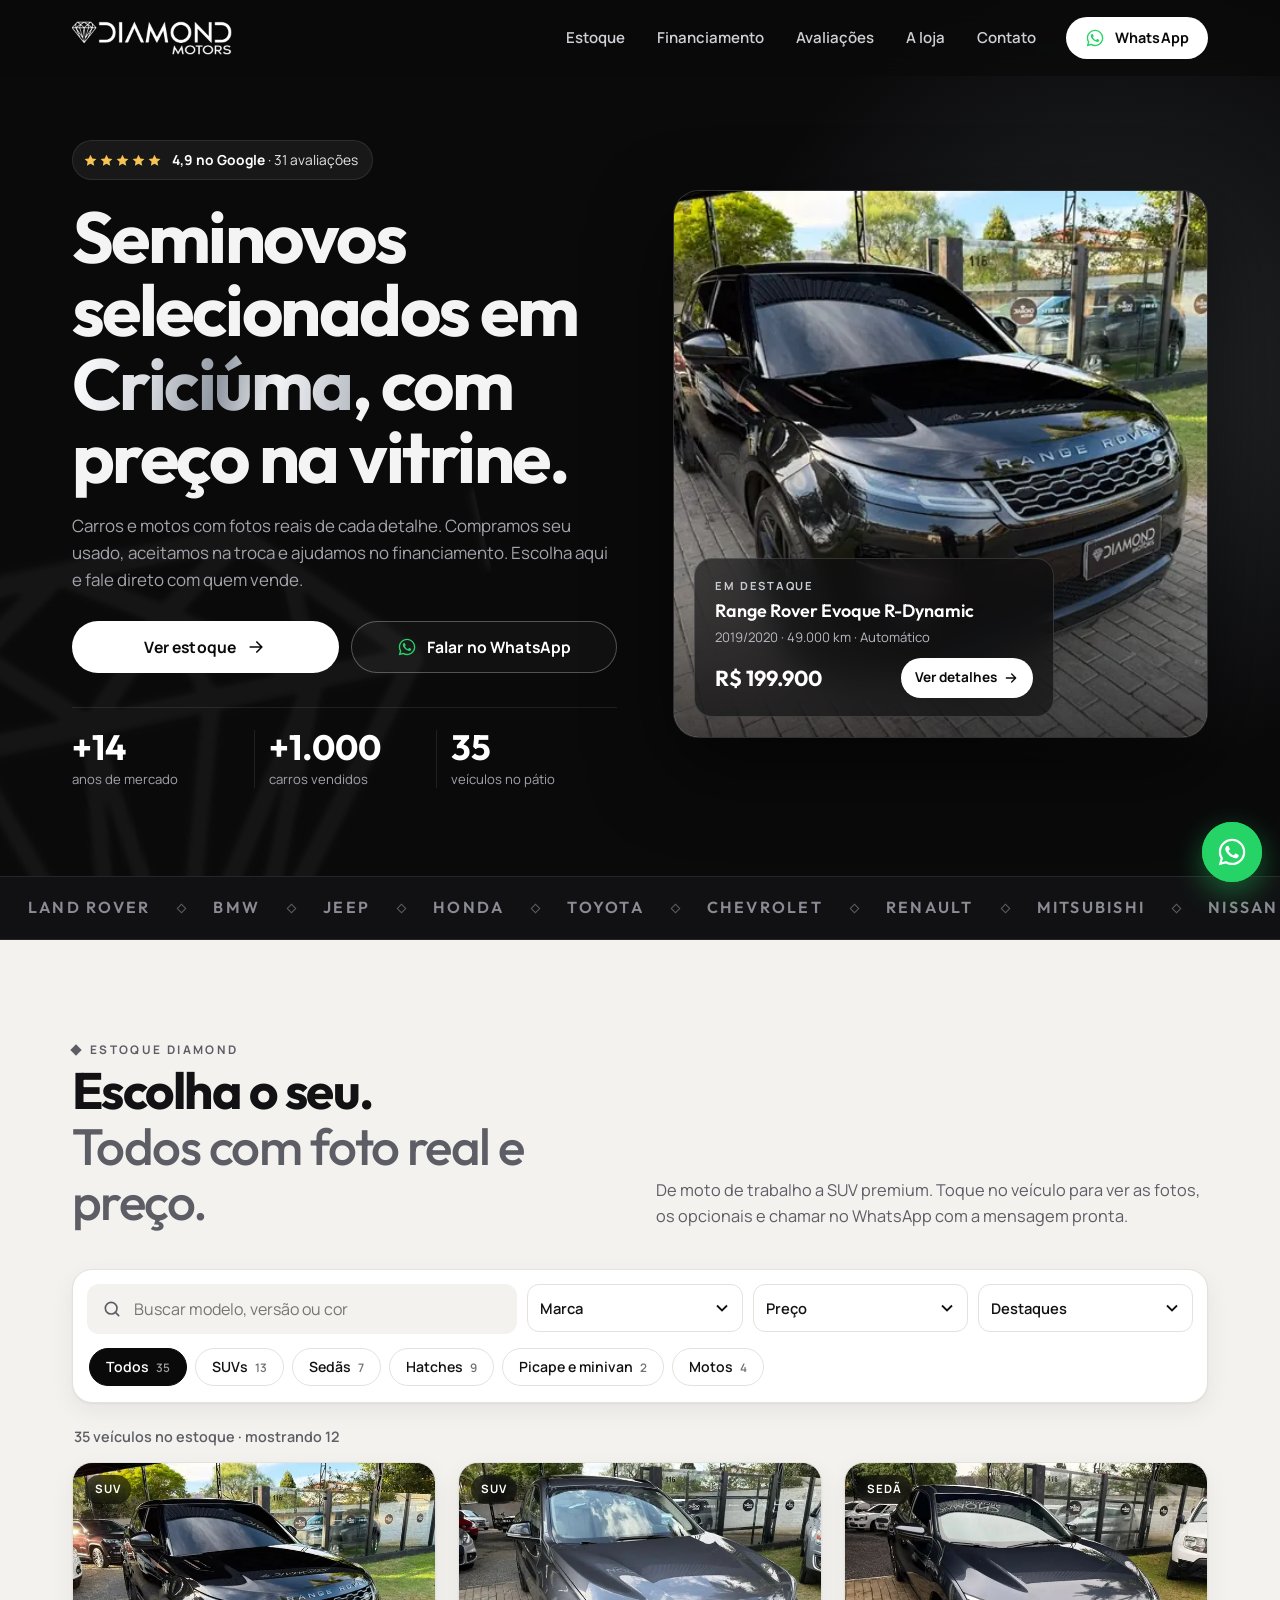
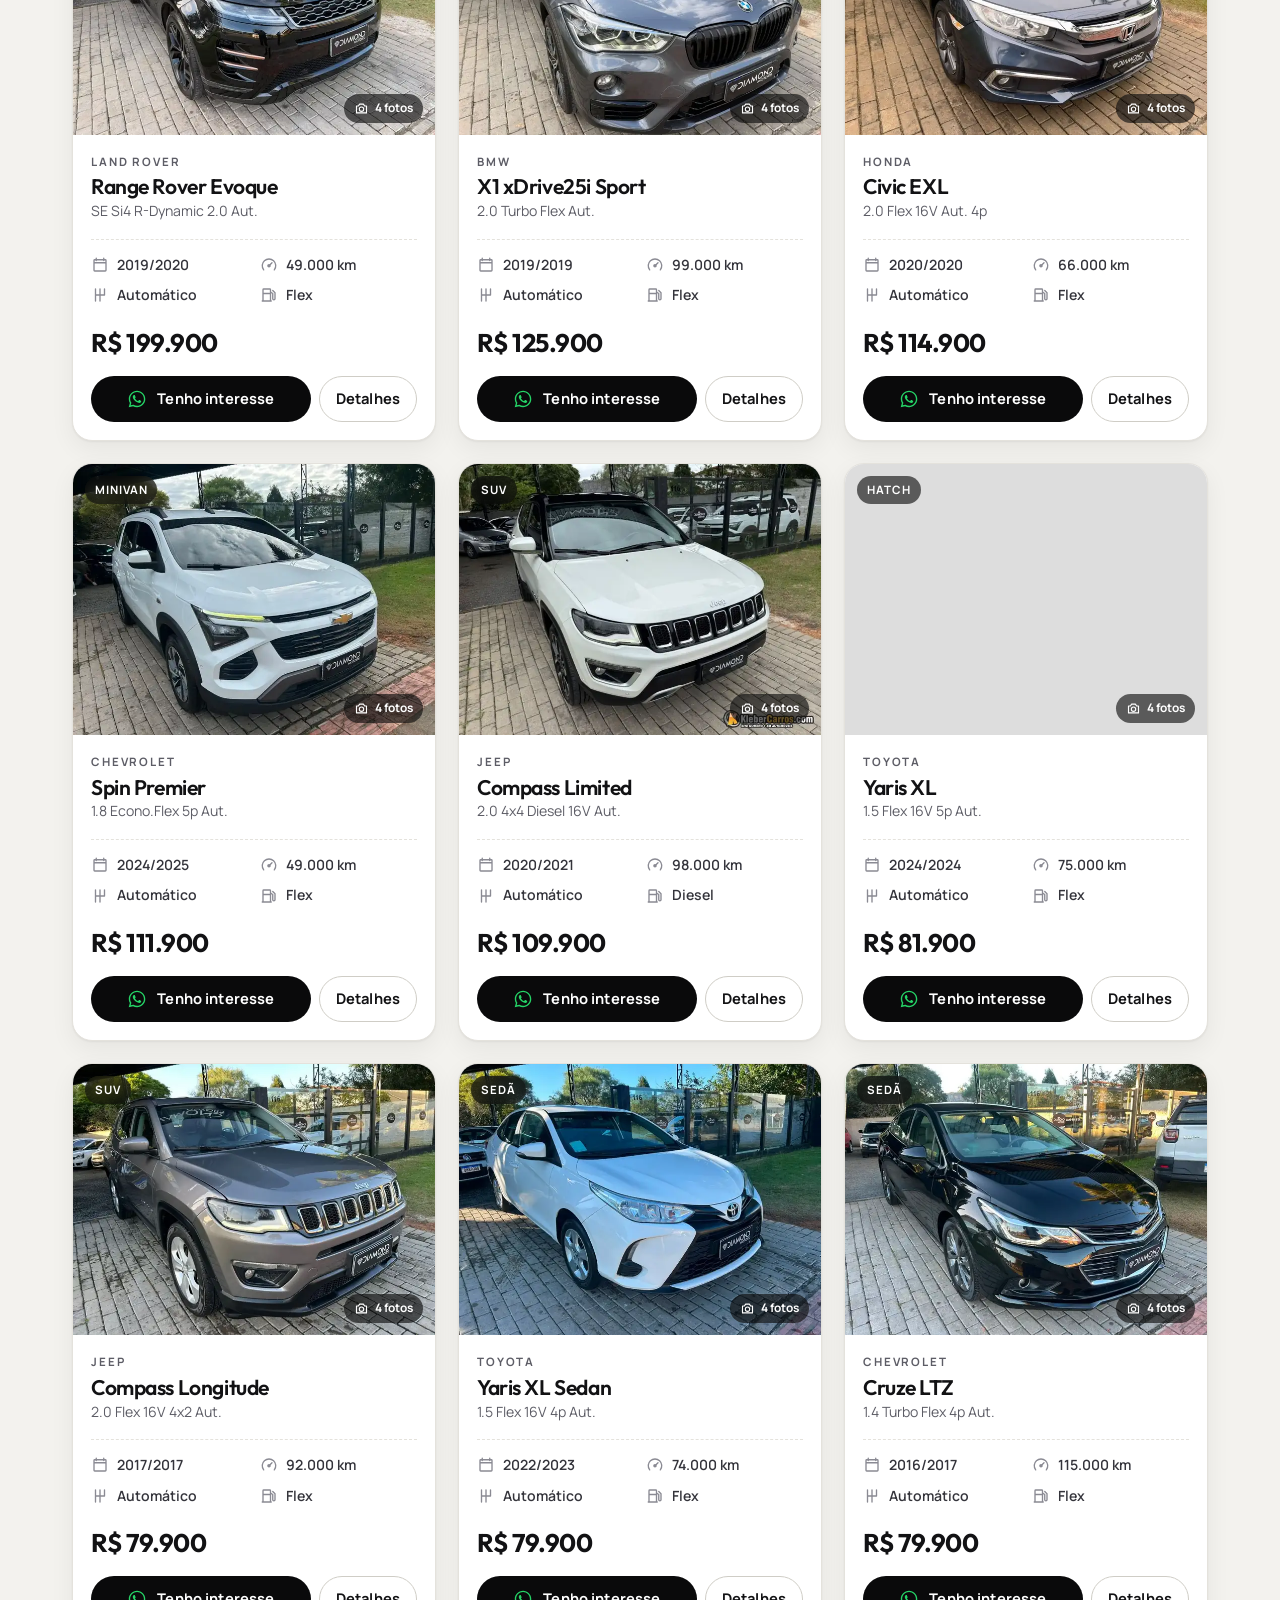
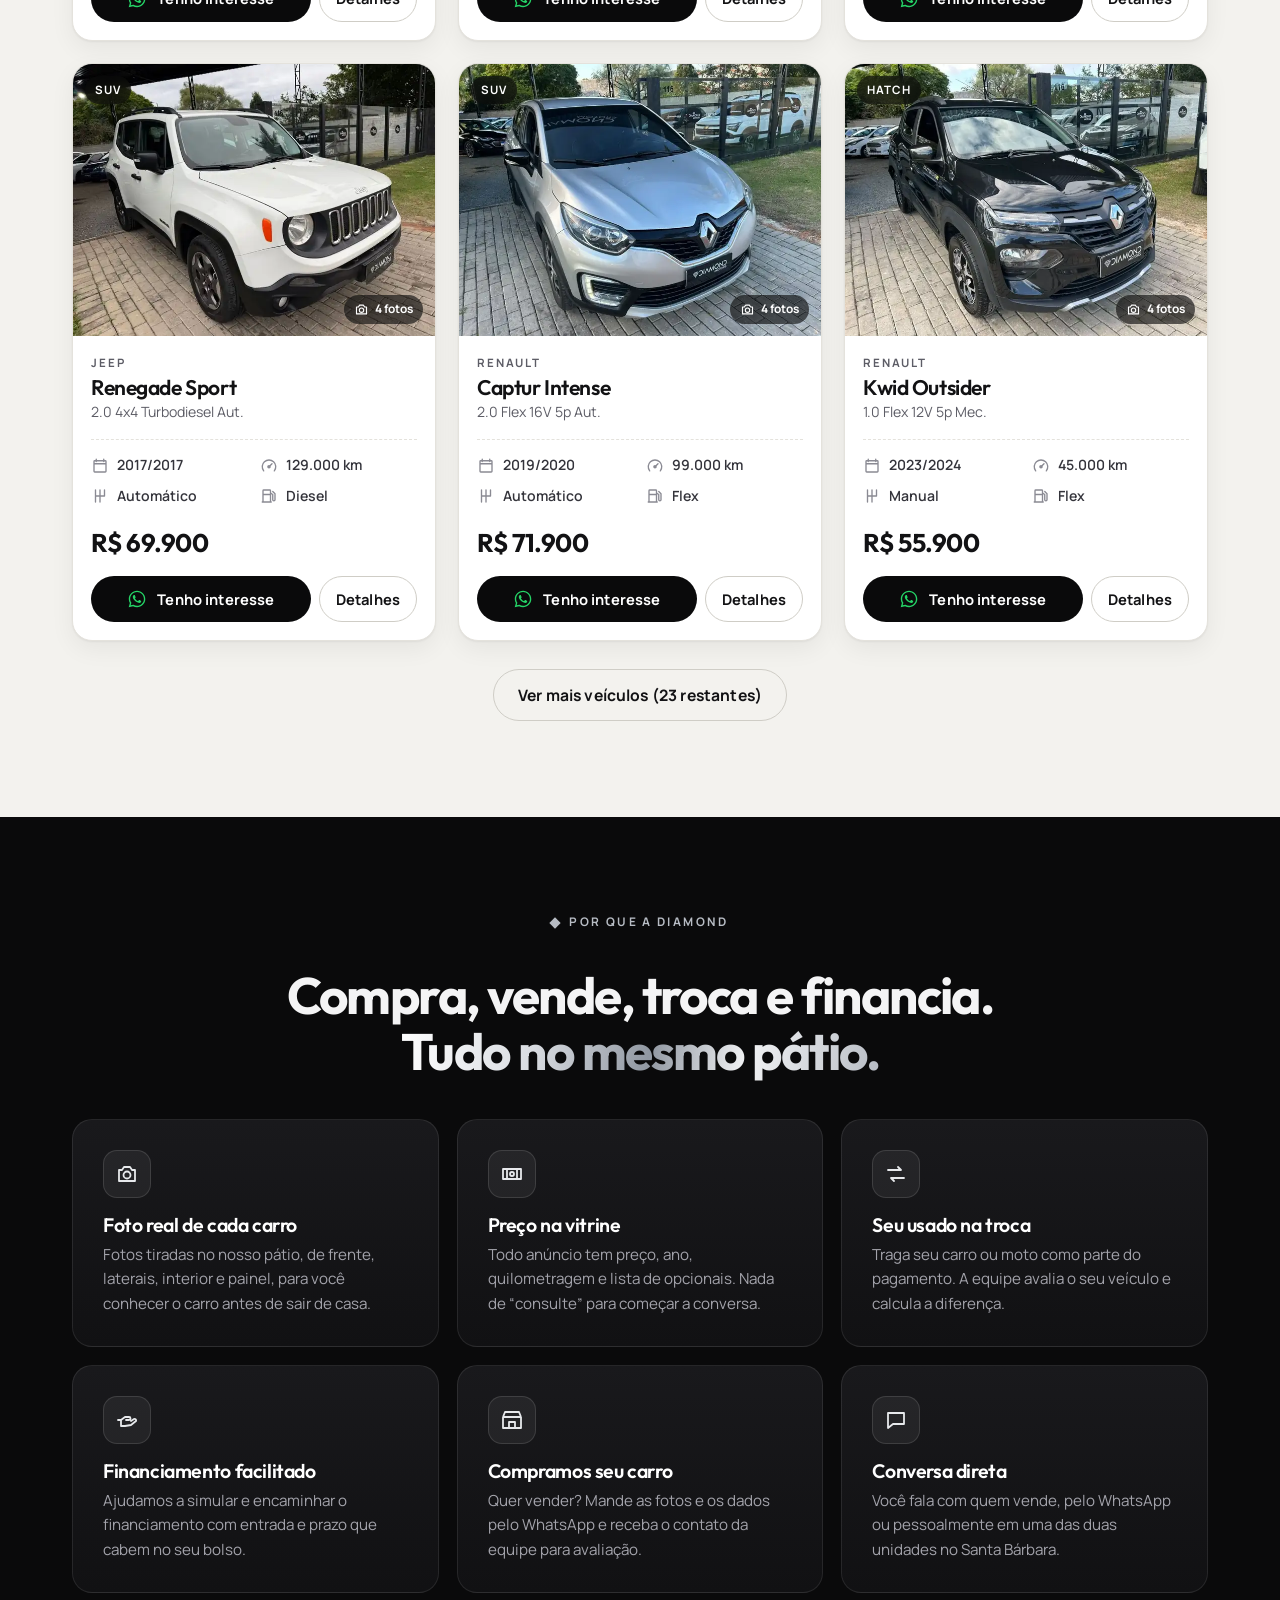
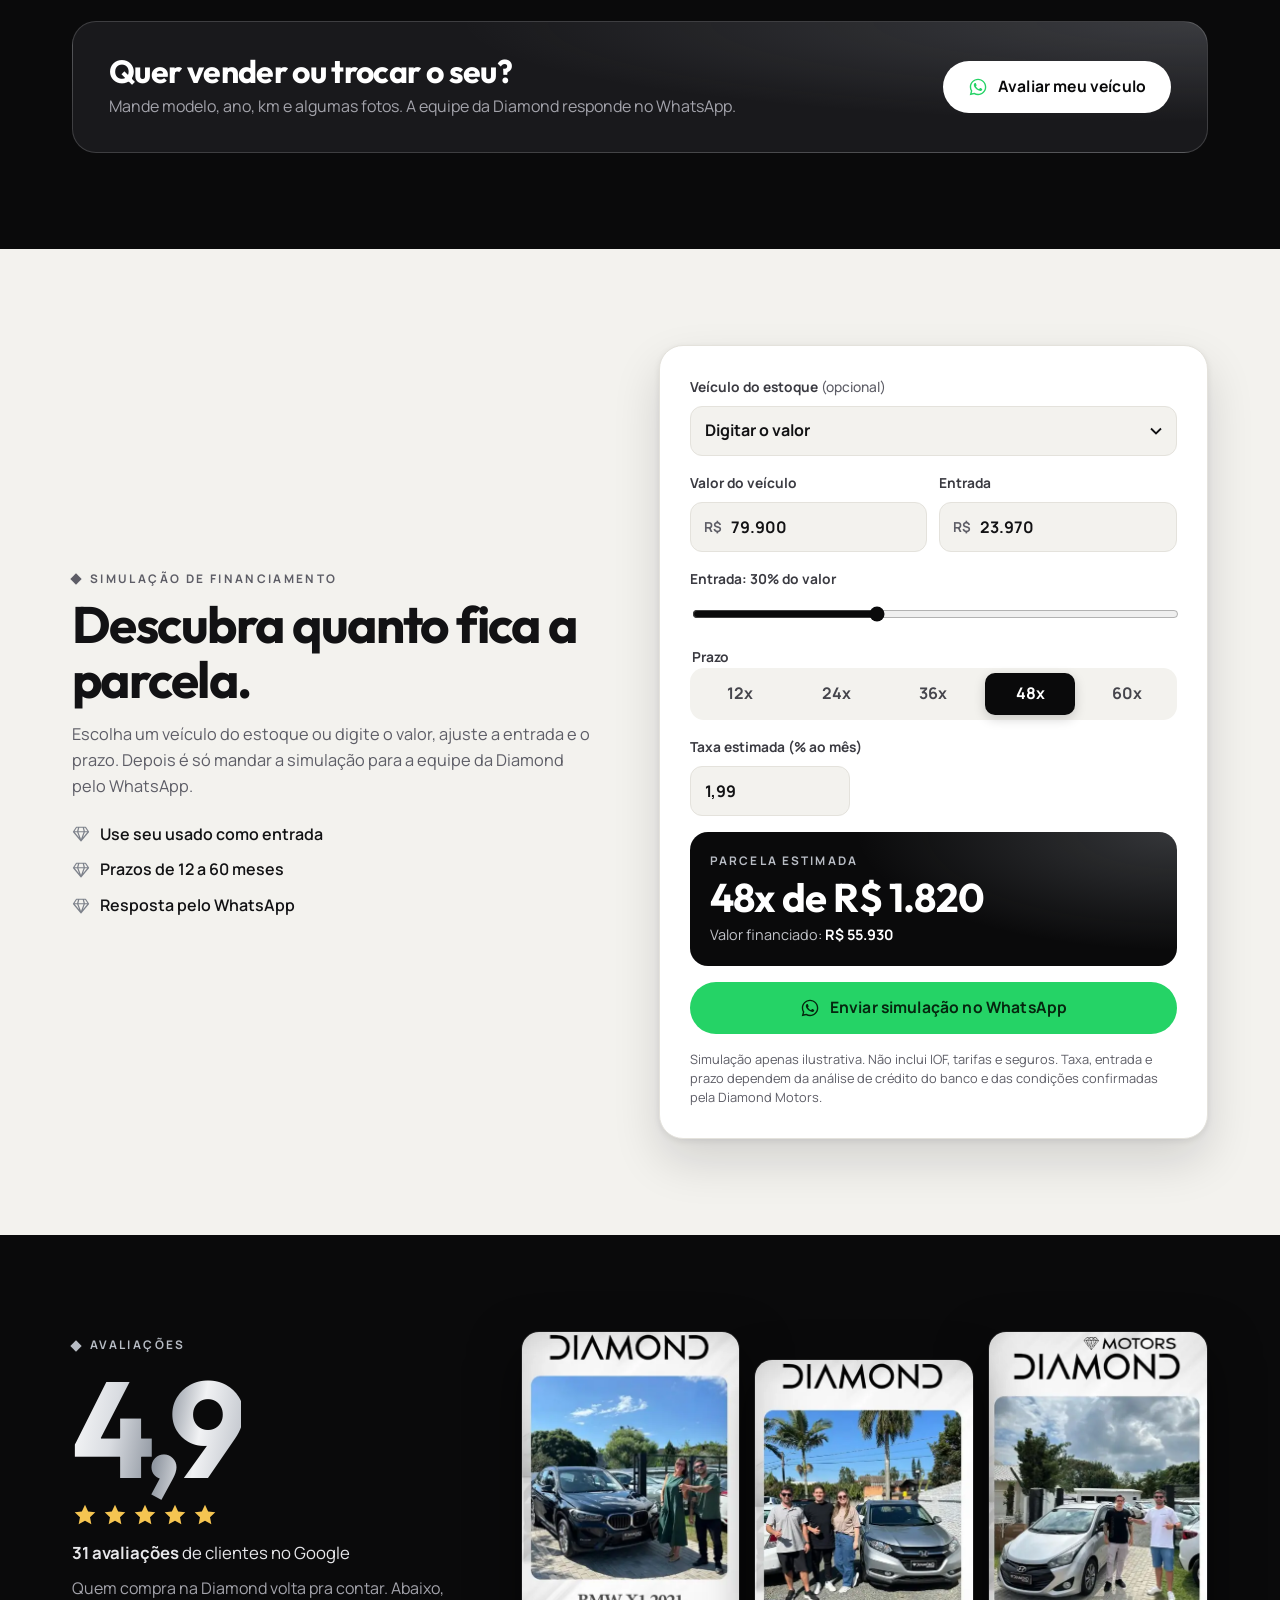
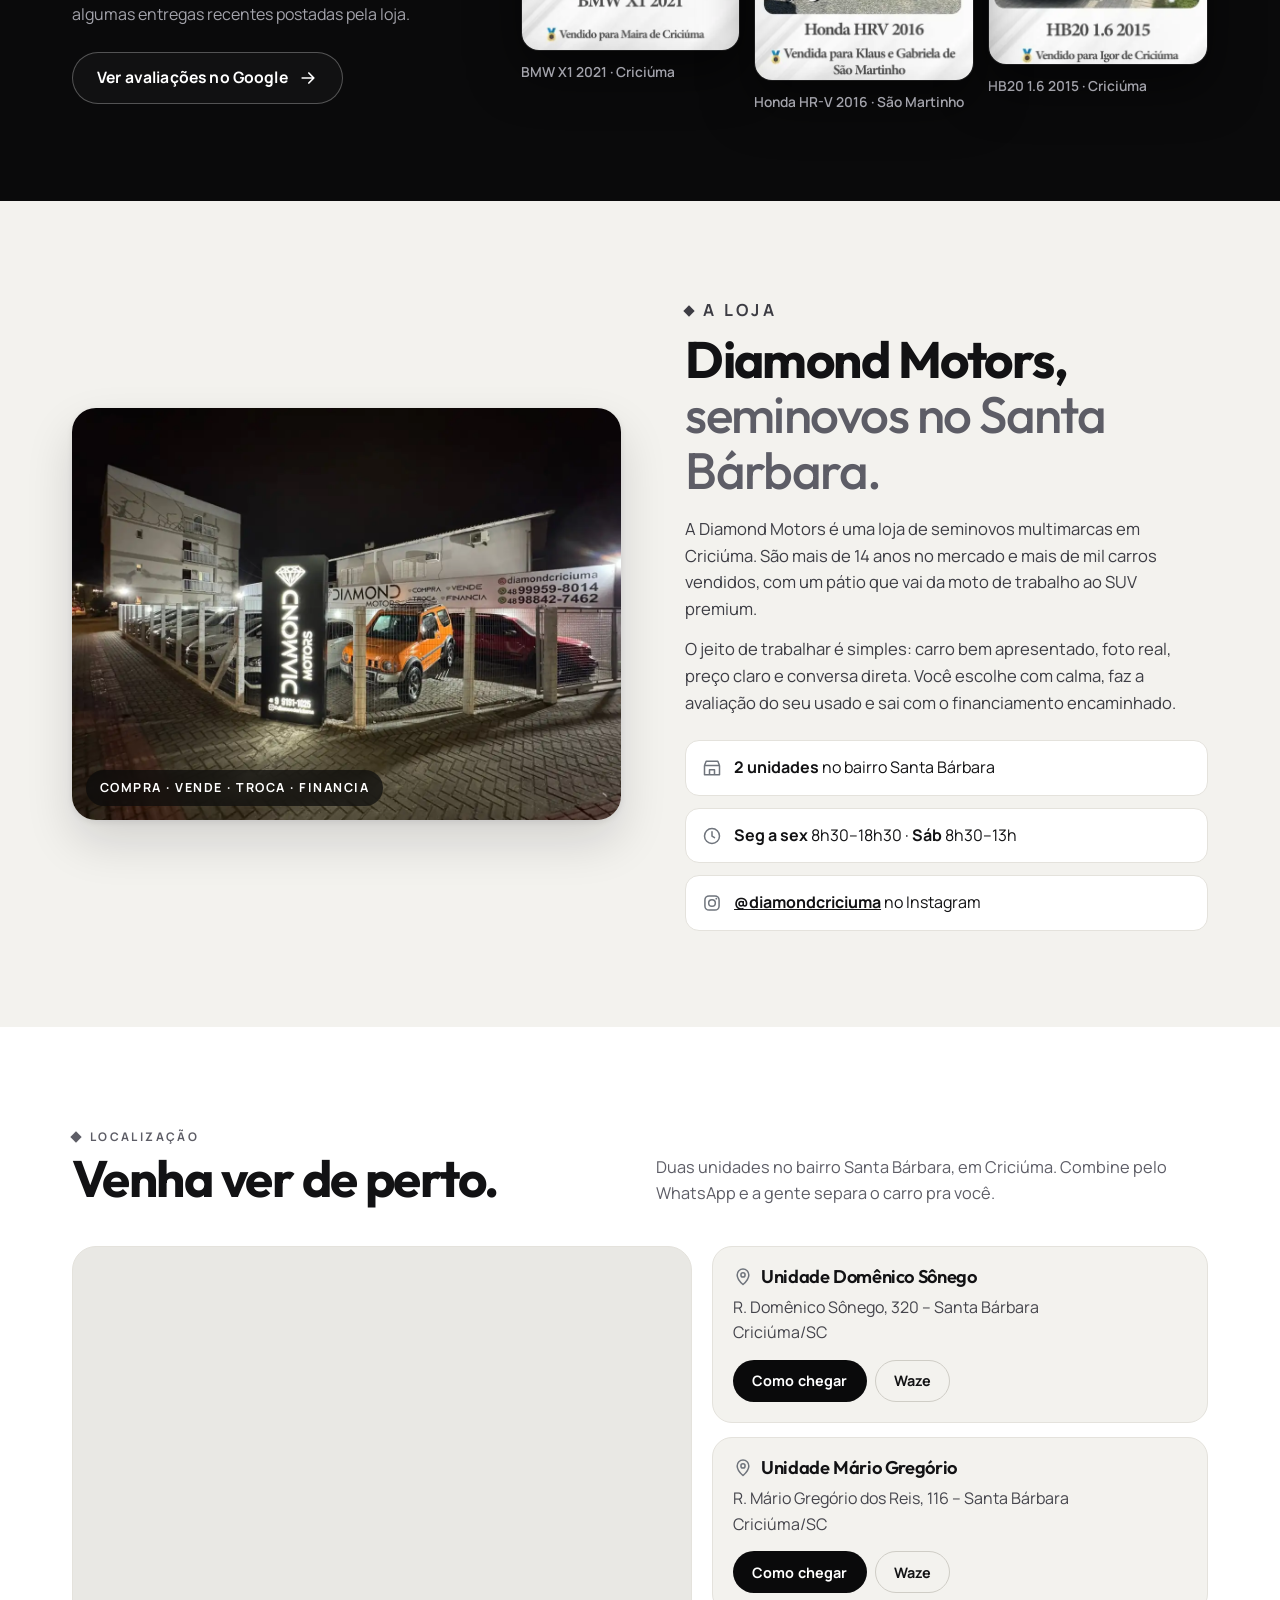
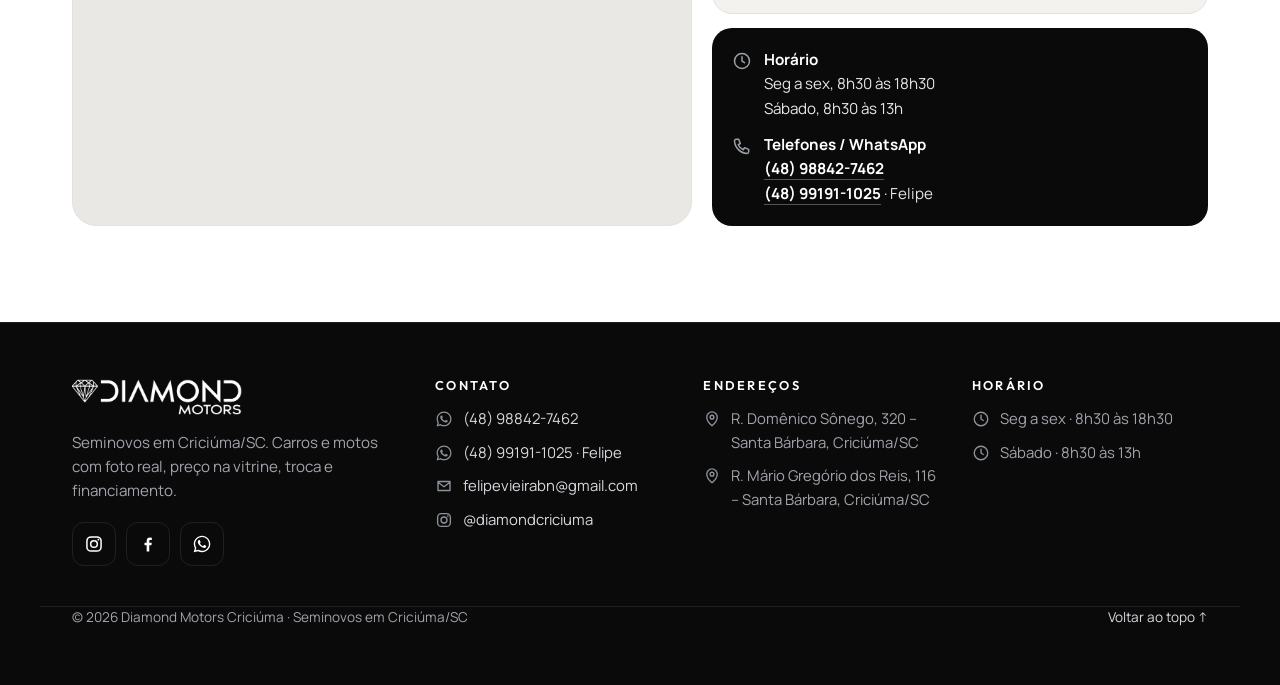
<file: diamond-motors/index.html>
<!doctype html>
<html lang="pt-BR">
<head>
  <meta charset="utf-8">
  <meta name="viewport" content="width=device-width, initial-scale=1">
  <title>Diamond Motors Criciúma | Seminovos em Criciúma/SC</title>
  <meta name="description" content="Diamond Motors: seminovos em Criciúma/SC, no bairro Santa Bárbara. Carros e motos com fotos reais e preço na vitrine. Compra, venda, troca e financiamento. Nota 4,9 no Google.">
  <meta name="theme-color" content="#0a0a0b">
  <link rel="icon" type="image/png" href="favicon.png">
  <link rel="apple-touch-icon" href="apple-touch-icon.png">

  <meta property="og:type" content="website">
  <meta property="og:locale" content="pt_BR">
  <meta property="og:site_name" content="Diamond Motors Criciúma">
  <meta property="og:title" content="Diamond Motors Criciúma | Seminovos em Criciúma/SC">
  <meta property="og:description" content="Carros e motos seminovos com fotos reais e preço na vitrine. Compra, venda, troca e financiamento. Nota 4,9 no Google.">
  <meta property="og:image" content="assets/img/og-diamond-motors.jpg">
  <meta property="og:image:width" content="1200">
  <meta property="og:image:height" content="630">
  <meta property="og:image:alt" content="Range Rover Evoque preto no pátio da Diamond Motors, com o logo da loja">
  <meta name="twitter:card" content="summary_large_image">

  <link rel="preconnect" href="https://fonts.googleapis.com">
  <link rel="preconnect" href="https://fonts.gstatic.com" crossorigin>
  <link rel="stylesheet" href="https://fonts.googleapis.com/css2?family=Manrope:wght@400;500;600;700&family=Outfit:wght@500;600;700&display=swap">
  <link rel="preload" as="image" href="assets/img/hero-evoque.webp" imagesrcset="assets/img/hero-evoque-640.webp 640w, assets/img/hero-evoque.webp 1024w" imagesizes="(min-width: 960px) 46vw, 100vw" fetchpriority="high">
  <link rel="stylesheet" href="css/style.css">

  <script type="application/ld+json">
  {
    "@context": "https://schema.org",
    "@type": "AutoDealer",
    "name": "Diamond Motors Criciúma",
    "description": "Loja de seminovos multimarcas em Criciúma/SC: carros e motos, compra, venda, troca e financiamento.",
    "image": "assets/img/og-diamond-motors.jpg",
    "logo": "assets/img/logo-diamond-branco.webp",
    "telephone": "+55-48-98842-7462",
    "email": "felipevieirabn@gmail.com",
    "priceRange": "R$ 7.500 - R$ 199.900",
    "address": {
      "@type": "PostalAddress",
      "streetAddress": "R. Domênico Sônego, 320 - Santa Bárbara",
      "addressLocality": "Criciúma",
      "addressRegion": "SC",
      "postalCode": "88804-240",
      "addressCountry": "BR"
    },
    "geo": { "@type": "GeoCoordinates", "latitude": -28.6876115, "longitude": -49.3812208 },
    "openingHoursSpecification": [
      { "@type": "OpeningHoursSpecification", "dayOfWeek": ["Monday","Tuesday","Wednesday","Thursday","Friday"], "opens": "08:30", "closes": "18:30" },
      { "@type": "OpeningHoursSpecification", "dayOfWeek": "Saturday", "opens": "08:30", "closes": "13:00" }
    ],
    "aggregateRating": { "@type": "AggregateRating", "ratingValue": "4.9", "bestRating": "5", "reviewCount": "31" },
    "sameAs": ["https://www.instagram.com/diamondcriciuma/", "https://www.facebook.com/diamond.criciuma/"]
  }
  </script>
</head>
<body>
  <!-- Ícones (sprite) -->
  <svg xmlns="http://www.w3.org/2000/svg" style="display:none" aria-hidden="true">
    <symbol id="i-wa" viewBox="0 0 24 24"><path fill="currentColor" d="M12.04 2C6.58 2 2.13 6.45 2.13 11.91c0 1.75.46 3.45 1.32 4.95L2.05 22l5.25-1.38a9.9 9.9 0 0 0 4.74 1.21c5.46 0 9.91-4.45 9.91-9.91C21.95 6.45 17.5 2 12.04 2Zm0 18.15a8.2 8.2 0 0 1-4.19-1.15l-.3-.18-3.12.82.83-3.04-.2-.31a8.2 8.2 0 0 1-1.26-4.38c0-4.54 3.7-8.24 8.25-8.24 4.54 0 8.24 3.7 8.24 8.24 0 4.55-3.7 8.24-8.25 8.24Zm4.52-6.16c-.25-.12-1.47-.72-1.69-.81-.23-.08-.39-.12-.56.13-.16.25-.64.81-.79.97-.14.17-.29.19-.54.06-.25-.12-1.05-.39-1.99-1.23-.74-.66-1.23-1.47-1.38-1.72-.14-.25-.02-.38.11-.51.11-.11.25-.29.37-.43.13-.15.17-.25.25-.42.08-.17.04-.31-.02-.43-.06-.13-.56-1.35-.77-1.85-.2-.48-.41-.42-.56-.43h-.48a.92.92 0 0 0-.67.31c-.23.25-.87.86-.87 2.08 0 1.23.89 2.42 1.02 2.58.12.17 1.75 2.67 4.24 3.74.59.26 1.05.41 1.41.52.6.19 1.14.16 1.56.1.48-.07 1.47-.6 1.67-1.18.21-.58.21-1.07.15-1.18-.06-.1-.23-.17-.48-.29Z"/></symbol>
    <symbol id="i-star" viewBox="0 0 24 24"><path fill="currentColor" d="m12 2.6 2.9 6.06 6.6.8-4.87 4.56 1.25 6.55L12 17.32l-5.88 3.25 1.25-6.55L2.5 9.46l6.6-.8L12 2.6Z"/></symbol>
    <symbol id="i-cal" viewBox="0 0 24 24"><path fill="none" stroke="currentColor" stroke-width="1.8" stroke-linecap="round" stroke-linejoin="round" d="M7 3v3M17 3v3M4 9h16M5 5h14a1 1 0 0 1 1 1v13a1 1 0 0 1-1 1H5a1 1 0 0 1-1-1V6a1 1 0 0 1 1-1Z"/></symbol>
    <symbol id="i-gauge" viewBox="0 0 24 24"><path fill="none" stroke="currentColor" stroke-width="1.8" stroke-linecap="round" stroke-linejoin="round" d="M4.9 18.5a9 9 0 1 1 14.2 0M12 13l4-4M12 14.5a1.5 1.5 0 1 0 0-3 1.5 1.5 0 0 0 0 3Z"/></symbol>
    <symbol id="i-gear" viewBox="0 0 24 24"><path fill="none" stroke="currentColor" stroke-width="1.8" stroke-linecap="round" stroke-linejoin="round" d="M6 4v16M12 4v16M18 4v8M6 12h12"/></symbol>
    <symbol id="i-fuel" viewBox="0 0 24 24"><path fill="none" stroke="currentColor" stroke-width="1.8" stroke-linecap="round" stroke-linejoin="round" d="M4 20V5a1 1 0 0 1 1-1h8a1 1 0 0 1 1 1v15M3 20h12M4 10h10M14 8l3 2v7a1.5 1.5 0 0 0 3 0V9l-3-3"/></symbol>
    <symbol id="i-search" viewBox="0 0 24 24"><path fill="none" stroke="currentColor" stroke-width="2" stroke-linecap="round" d="m20 20-4.2-4.2M11 18a7 7 0 1 1 0-14 7 7 0 0 1 0 14Z"/></symbol>
    <symbol id="i-pin" viewBox="0 0 24 24"><path fill="none" stroke="currentColor" stroke-width="1.8" stroke-linecap="round" stroke-linejoin="round" d="M12 21s-7-6.1-7-11.5A7 7 0 0 1 19 9.5C19 14.9 12 21 12 21Z"/><circle cx="12" cy="9.5" r="2.5" fill="none" stroke="currentColor" stroke-width="1.8"/></symbol>
    <symbol id="i-clock" viewBox="0 0 24 24"><circle cx="12" cy="12" r="9" fill="none" stroke="currentColor" stroke-width="1.8"/><path fill="none" stroke="currentColor" stroke-width="1.8" stroke-linecap="round" d="M12 7v5l3 2"/></symbol>
    <symbol id="i-phone" viewBox="0 0 24 24"><path fill="none" stroke="currentColor" stroke-width="1.8" stroke-linejoin="round" d="M5 4h3l2 5-2.5 1.5a11 11 0 0 0 6 6L15 14l5 2v3a2 2 0 0 1-2 2A16 16 0 0 1 3 6a2 2 0 0 1 2-2Z"/></symbol>
    <symbol id="i-mail" viewBox="0 0 24 24"><path fill="none" stroke="currentColor" stroke-width="1.8" stroke-linejoin="round" d="M4 6h16v12H4zM4 7l8 6 8-6"/></symbol>
    <symbol id="i-ig" viewBox="0 0 24 24"><rect x="3.5" y="3.5" width="17" height="17" rx="5" fill="none" stroke="currentColor" stroke-width="1.8"/><circle cx="12" cy="12" r="4" fill="none" stroke="currentColor" stroke-width="1.8"/><circle cx="17.2" cy="6.8" r="1.1" fill="currentColor"/></symbol>
    <symbol id="i-fb" viewBox="0 0 24 24"><path fill="currentColor" d="M13.5 21v-7.5h2.6l.4-3h-3V8.6c0-.87.25-1.46 1.5-1.46h1.6V4.46A21 21 0 0 0 14.27 4.3c-2.3 0-3.87 1.4-3.87 3.98v2.22H7.8v3h2.6V21h3.1Z"/></symbol>
    <symbol id="i-arrow" viewBox="0 0 24 24"><path fill="none" stroke="currentColor" stroke-width="2" stroke-linecap="round" stroke-linejoin="round" d="M5 12h14M13 6l6 6-6 6"/></symbol>
    <symbol id="i-close" viewBox="0 0 24 24"><path fill="none" stroke="currentColor" stroke-width="2" stroke-linecap="round" d="M6 6l12 12M18 6 6 18"/></symbol>
    <symbol id="i-swap" viewBox="0 0 24 24"><path fill="none" stroke="currentColor" stroke-width="1.8" stroke-linecap="round" stroke-linejoin="round" d="M4 8h13l-3-3M20 16H7l3 3"/></symbol>
    <symbol id="i-coin" viewBox="0 0 24 24"><path fill="none" stroke="currentColor" stroke-width="1.8" stroke-linecap="round" stroke-linejoin="round" d="M3 7h18v10H3zM7 7v10M17 7v10"/><circle cx="12" cy="12" r="2" fill="none" stroke="currentColor" stroke-width="1.8"/></symbol>
    <symbol id="i-hand" viewBox="0 0 24 24"><path fill="none" stroke="currentColor" stroke-width="1.8" stroke-linecap="round" stroke-linejoin="round" d="M3 12h3l4-3h4a1.5 1.5 0 0 1 0 3h-3M6 12v6h4l6-1 5-4a1.5 1.5 0 0 0-2-2l-3 2"/></symbol>
    <symbol id="i-camera" viewBox="0 0 24 24"><path fill="none" stroke="currentColor" stroke-width="1.8" stroke-linejoin="round" d="M4 8h3l2-3h6l2 3h3v11H4z"/><circle cx="12" cy="13" r="3.5" fill="none" stroke="currentColor" stroke-width="1.8"/></symbol>
    <symbol id="i-chat" viewBox="0 0 24 24"><path fill="none" stroke="currentColor" stroke-width="1.8" stroke-linejoin="round" d="M4 5h16v11H9l-5 4z"/></symbol>
    <symbol id="i-store" viewBox="0 0 24 24"><path fill="none" stroke="currentColor" stroke-width="1.8" stroke-linejoin="round" d="M3 9l2-5h14l2 5M3 9h18M3 9v11h18V9M9 20v-6h6v6"/></symbol>
    <symbol id="i-menu" viewBox="0 0 24 24"><path fill="none" stroke="currentColor" stroke-width="2" stroke-linecap="round" d="M4 7h16M4 12h16M4 17h16"/></symbol>
    <symbol id="i-gem" viewBox="0 0 24 24"><path fill="none" stroke="currentColor" stroke-width="1.6" stroke-linejoin="round" d="M6 3h12l4 6-10 12L2 9zM2 9h20M9 3 7.5 9 12 21M15 3l1.5 6L12 21"/></symbol>
  </svg>

  <a class="skip" href="#estoque">Pular para o estoque</a>

  <header class="topo" id="topo">
    <div class="wrap topo__in">
      <a class="topo__logo" href="#inicio" aria-label="Diamond Motors – início">
        <img src="assets/img/logo-diamond-branco.webp" alt="Diamond Motors" width="480" height="101">
      </a>
      <nav class="topo__nav" id="menu" aria-label="Menu principal">
        <a href="#estoque">Estoque</a>
        <a href="#financiamento">Financiamento</a>
        <a href="#avaliacoes">Avaliações</a>
        <a href="#sobre">A loja</a>
        <a href="#contato">Contato</a>
        <a class="topo__nav-wa" href="https://wa.me/5548988427462?text=Ol%C3%A1%2C%20Diamond%20Motors!%20Vi%20o%20site%20e%20quero%20mais%20informa%C3%A7%C3%B5es." target="_blank" rel="noopener" data-wa="geral"><svg class="ic"><use href="#i-wa"/></svg>Chamar no WhatsApp</a>
      </nav>
      <div class="topo__acoes">
        <a class="btn btn--light btn--sm topo__wa" href="https://wa.me/5548988427462?text=Ol%C3%A1%2C%20Diamond%20Motors!%20Vi%20o%20site%20e%20quero%20mais%20informa%C3%A7%C3%B5es." target="_blank" rel="noopener" data-wa="geral"><svg class="ic ic--wa"><use href="#i-wa"/></svg><span>WhatsApp</span></a>
        <button class="topo__burger" type="button" aria-label="Abrir menu" aria-expanded="false" aria-controls="menu"><svg class="ic"><use href="#i-menu"/></svg></button>
      </div>
    </div>
  </header>

  <main id="inicio">
    <!-- HERO -->
    <section class="hero">
      <div class="hero__glow" aria-hidden="true"></div>
      <img class="hero__gem" src="assets/img/diamante.webp" alt="" width="170" height="133" aria-hidden="true">
      <div class="wrap hero__grid">
        <div class="hero__txt">
          <a class="selo-google" href="#avaliacoes">
            <span class="selo-google__estrelas" aria-hidden="true"><svg><use href="#i-star"/></svg><svg><use href="#i-star"/></svg><svg><use href="#i-star"/></svg><svg><use href="#i-star"/></svg><svg><use href="#i-star"/></svg></span>
            <span><strong>4,9 no Google</strong> · 31 avaliações</span>
          </a>
          <h1>Seminovos selecionados em <span class="prata">Criciúma</span>, com preço na vitrine.</h1>
          <p class="hero__lead">Carros e motos com fotos reais de cada detalhe. Compramos seu usado, aceitamos na troca e ajudamos no financiamento. Escolha aqui e fale direto com quem vende.</p>
          <div class="hero__ctas">
            <a class="btn btn--light" href="#estoque">Ver estoque <svg class="ic"><use href="#i-arrow"/></svg></a>
            <a class="btn btn--ghost" href="https://wa.me/5548988427462?text=Ol%C3%A1%2C%20Diamond%20Motors!%20Vi%20o%20site%20e%20quero%20mais%20informa%C3%A7%C3%B5es." target="_blank" rel="noopener" data-wa="geral"><svg class="ic ic--wa"><use href="#i-wa"/></svg>Falar no WhatsApp</a>
          </div>
          <dl class="hero__nums">
            <div><dt>+14</dt><dd>anos de mercado</dd></div>
            <div><dt>+1.000</dt><dd>carros vendidos</dd></div>
            <div><dt data-total>35</dt><dd>veículos no pátio</dd></div>
          </dl>
        </div>
        <figure class="hero__foto">
          <img src="assets/img/hero-evoque.webp" srcset="assets/img/hero-evoque-640.webp 640w, assets/img/hero-evoque.webp 1024w" sizes="(min-width: 960px) 46vw, 100vw" width="1024" height="768" alt="Range Rover Evoque R-Dynamic preto no pátio da Diamond Motors" fetchpriority="high">
          <figcaption class="destaque">
            <span class="destaque__tag">Em destaque</span>
            <span class="destaque__nome">Range Rover Evoque R-Dynamic</span>
            <span class="destaque__info">2019/2020 · 49.000 km · Automático</span>
            <span class="destaque__rodape">
              <strong>R$ 199.900</strong>
              <button type="button" class="destaque__btn" data-abrir="K340986">Ver detalhes <svg class="ic"><use href="#i-arrow"/></svg></button>
            </span>
          </figcaption>
        </figure>
      </div>
    </section>

    <!-- MARCAS -->
    <div class="marcas" aria-label="Marcas no estoque">
      <div class="marcas__trilho">
        <ul class="marcas__lista">
          <li>Land Rover</li><li>BMW</li><li>Jeep</li><li>Honda</li><li>Toyota</li><li>Chevrolet</li><li>Renault</li><li>Mitsubishi</li><li>Nissan</li><li>Hyundai</li><li>Volkswagen</li><li>Citroën</li><li>Yamaha</li>
        </ul>
        <ul class="marcas__lista" aria-hidden="true">
          <li>Land Rover</li><li>BMW</li><li>Jeep</li><li>Honda</li><li>Toyota</li><li>Chevrolet</li><li>Renault</li><li>Mitsubishi</li><li>Nissan</li><li>Hyundai</li><li>Volkswagen</li><li>Citroën</li><li>Yamaha</li>
        </ul>
      </div>
    </div>

    <!-- ESTOQUE -->
    <section class="sec sec--claro" id="estoque">
      <div class="wrap">
        <div class="sec__cab">
          <div>
            <p class="olho">Estoque Diamond</p>
            <h2>Escolha o seu. <span class="sec__cab-sub">Todos com foto real e preço.</span></h2>
          </div>
          <p class="sec__intro">De moto de trabalho a SUV premium. Toque no veículo para ver as fotos, os opcionais e chamar no WhatsApp com a mensagem pronta.</p>
        </div>

        <form class="filtros" id="filtros" role="search" onsubmit="return false">
          <label class="filtros__busca">
            <span class="sr">Buscar veículo</span>
            <svg class="ic"><use href="#i-search"/></svg>
            <input type="search" id="f-busca" placeholder="Buscar modelo, versão ou cor" autocomplete="off">
          </label>
          <label class="filtros__campo">
            <span class="sr">Marca</span>
            <select id="f-marca"><option value="">Marca</option></select>
          </label>
          <label class="filtros__campo">
            <span class="sr">Faixa de preço</span>
            <select id="f-preco">
              <option value="">Preço</option>
              <option value="0-40000">Até R$ 40 mil</option>
              <option value="40000-70000">R$ 40–70 mil</option>
              <option value="70000-100000">R$ 70–100 mil</option>
              <option value="100000-">+ de R$ 100 mil</option>
            </select>
          </label>
          <label class="filtros__campo">
            <span class="sr">Ordenar</span>
            <select id="f-ordem">
              <option value="recentes">Mais novos primeiro</option>
              <option value="menor">Menor preço</option>
              <option value="maior">Maior preço</option>
              <option value="km">Menor km</option>
            </select>
          </label>
          <div class="chips" id="f-cat" role="group" aria-label="Tipo de veículo">
            <button type="button" class="chip is-on" data-cat="" aria-pressed="true">Todos</button>
            <button type="button" class="chip" data-cat="suv" aria-pressed="false">SUVs</button>
            <button type="button" class="chip" data-cat="seda" aria-pressed="false">Sedãs</button>
            <button type="button" class="chip" data-cat="hatch" aria-pressed="false">Hatches</button>
            <button type="button" class="chip" data-cat="picape minivan" aria-pressed="false">Picape e minivan</button>
            <button type="button" class="chip" data-cat="moto" aria-pressed="false">Motos</button>
          </div>
        </form>

        <p class="contagem" id="contagem" aria-live="polite">35 veículos no estoque</p>
        <div class="grade" id="grade"></div>
        <div class="vazio" id="vazio" hidden>
          <p><strong>Nenhum veículo com esses filtros.</strong> Conta pra gente o que você procura que a Diamond busca pra você.</p>
          <a class="btn btn--dark" href="https://wa.me/5548988427462?text=Ol%C3%A1!%20N%C3%A3o%20encontrei%20no%20site%20o%20ve%C3%ADculo%20que%20procuro.%20Estou%20procurando%3A%20" target="_blank" rel="noopener" data-wa="procuro"><svg class="ic ic--wa"><use href="#i-wa"/></svg>Pedir pelo WhatsApp</a>
        </div>
        <div class="mais"><button type="button" class="btn btn--outline" id="ver-mais" hidden>Ver mais veículos</button></div>
      </div>
    </section>

    <!-- DIFERENCIAIS -->
    <section class="sec sec--escuro" id="diferenciais">
      <div class="wrap">
        <div class="sec__cab sec__cab--centro">
          <p class="olho">Por que a Diamond</p>
          <h2>Compra, vende, troca e financia. <span class="prata">Tudo no mesmo pátio.</span></h2>
        </div>
        <ul class="difs">
          <li class="dif">
            <span class="dif__ic"><svg class="ic"><use href="#i-camera"/></svg></span>
            <h3>Foto real de cada carro</h3>
            <p>Fotos tiradas no nosso pátio, de frente, laterais, interior e painel, para você conhecer o carro antes de sair de casa.</p>
          </li>
          <li class="dif">
            <span class="dif__ic"><svg class="ic"><use href="#i-coin"/></svg></span>
            <h3>Preço na vitrine</h3>
            <p>Todo anúncio tem preço, ano, quilometragem e lista de opcionais. Nada de “consulte” para começar a conversa.</p>
          </li>
          <li class="dif">
            <span class="dif__ic"><svg class="ic"><use href="#i-swap"/></svg></span>
            <h3>Seu usado na troca</h3>
            <p>Traga seu carro ou moto como parte do pagamento. A equipe avalia o seu veículo e calcula a diferença.</p>
          </li>
          <li class="dif">
            <span class="dif__ic"><svg class="ic"><use href="#i-hand"/></svg></span>
            <h3>Financiamento facilitado</h3>
            <p>Ajudamos a simular e encaminhar o financiamento com entrada e prazo que cabem no seu bolso.</p>
          </li>
          <li class="dif">
            <span class="dif__ic"><svg class="ic"><use href="#i-store"/></svg></span>
            <h3>Compramos seu carro</h3>
            <p>Quer vender? Mande as fotos e os dados pelo WhatsApp e receba o contato da equipe para avaliação.</p>
          </li>
          <li class="dif">
            <span class="dif__ic"><svg class="ic"><use href="#i-chat"/></svg></span>
            <h3>Conversa direta</h3>
            <p>Você fala com quem vende, pelo WhatsApp ou pessoalmente em uma das duas unidades no Santa Bárbara.</p>
          </li>
        </ul>

        <div class="troca">
          <div class="troca__txt">
            <h3>Quer vender ou trocar o seu?</h3>
            <p>Mande modelo, ano, km e algumas fotos. A equipe da Diamond responde no WhatsApp.</p>
          </div>
          <a class="btn btn--light" href="https://wa.me/5548988427462?text=Ol%C3%A1%2C%20Diamond!%20Quero%20avaliar%20meu%20ve%C3%ADculo%20para%20venda%2Ftroca.%0AModelo%3A%20%0AAno%3A%20%0AKm%3A%20" target="_blank" rel="noopener" data-wa="troca"><svg class="ic ic--wa"><use href="#i-wa"/></svg>Avaliar meu veículo</a>
        </div>
      </div>
    </section>

    <!-- FINANCIAMENTO -->
    <section class="sec sec--claro" id="financiamento">
      <div class="wrap fin">
        <div class="fin__txt">
          <p class="olho">Simulação de financiamento</p>
          <h2>Descubra quanto fica a parcela.</h2>
          <p class="sec__intro">Escolha um veículo do estoque ou digite o valor, ajuste a entrada e o prazo. Depois é só mandar a simulação para a equipe da Diamond pelo WhatsApp.</p>
          <ul class="fin__lista">
            <li><svg class="ic"><use href="#i-gem"/></svg>Use seu usado como entrada</li>
            <li><svg class="ic"><use href="#i-gem"/></svg>Prazos de 12 a 60 meses</li>
            <li><svg class="ic"><use href="#i-gem"/></svg>Resposta pelo WhatsApp</li>
          </ul>
        </div>

        <form class="calc" id="calc" onsubmit="return false" aria-label="Simulador de financiamento">
          <label class="calc__campo">
            <span>Veículo do estoque <em>(opcional)</em></span>
            <select id="c-carro"><option value="">Digitar o valor</option></select>
          </label>
          <div class="calc__duo">
            <label class="calc__campo">
              <span>Valor do veículo</span>
              <div class="calc__moeda"><b>R$</b><input id="c-valor" inputmode="numeric" value="79.900" aria-describedby="c-aviso"></div>
            </label>
            <label class="calc__campo">
              <span>Entrada</span>
              <div class="calc__moeda"><b>R$</b><input id="c-entrada" inputmode="numeric" value="24.000"></div>
            </label>
          </div>
          <label class="calc__campo">
            <span>Entrada: <strong id="c-pct">30%</strong> do valor</span>
            <input type="range" id="c-range" min="0" max="80" step="5" value="30">
          </label>
          <fieldset class="calc__campo calc__prazos">
            <legend>Prazo</legend>
            <div class="seg" id="c-prazo">
              <button type="button" data-n="12">12x</button>
              <button type="button" data-n="24">24x</button>
              <button type="button" data-n="36">36x</button>
              <button type="button" data-n="48" class="is-on">48x</button>
              <button type="button" data-n="60">60x</button>
            </div>
          </fieldset>
          <label class="calc__campo calc__taxa">
            <span>Taxa estimada (% ao mês)</span>
            <input id="c-taxa" inputmode="decimal" value="1,99">
          </label>
          <div class="calc__res" aria-live="polite">
            <span class="calc__res-rot">Parcela estimada</span>
            <strong class="calc__parcela"><span id="r-n">48</span>x de <span id="r-parcela">R$ 1.770</span></strong>
            <span class="calc__res-det">Valor financiado: <b id="r-fin">R$ 55.900</b></span>
          </div>
          <a class="btn btn--wa btn--full" id="c-enviar" href="https://wa.me/5548988427462" target="_blank" rel="noopener"><svg class="ic"><use href="#i-wa"/></svg>Enviar simulação no WhatsApp</a>
          <p class="calc__aviso" id="c-aviso">Simulação apenas ilustrativa. Não inclui IOF, tarifas e seguros. Taxa, entrada e prazo dependem da análise de crédito do banco e das condições confirmadas pela Diamond Motors.</p>
        </form>
      </div>
    </section>

    <!-- AVALIAÇÕES -->
    <section class="sec sec--escuro" id="avaliacoes">
      <div class="wrap aval">
        <div class="aval__nota">
          <p class="olho">Avaliações</p>
          <div class="aval__num"><span class="prata">4,9</span></div>
          <div class="aval__estrelas" aria-label="Nota 4,9 de 5"><svg><use href="#i-star"/></svg><svg><use href="#i-star"/></svg><svg><use href="#i-star"/></svg><svg><use href="#i-star"/></svg><svg><use href="#i-star"/></svg></div>
          <p class="aval__qtd"><strong>31 avaliações</strong> de clientes no Google</p>
          <p class="aval__txt">Quem compra na Diamond volta pra contar. Abaixo, algumas entregas recentes postadas pela loja.</p>
          <a class="btn btn--ghost" href="https://www.google.com/maps/search/?api=1&amp;query=Diamond%20Motors%20Crici%C3%BAma" target="_blank" rel="noopener">Ver avaliações no Google <svg class="ic"><use href="#i-arrow"/></svg></a>
        </div>
        <div class="entregas" aria-label="Entregas recentes">
          <figure class="entrega">
            <img src="assets/img/entrega-bmw-x1.webp" width="440" height="644" loading="lazy" alt="Entrega de uma BMW X1 2021 preta para a cliente Maira, de Criciúma, no pátio da Diamond Motors">
            <figcaption>BMW X1 2021 · Criciúma</figcaption>
          </figure>
          <figure class="entrega">
            <img src="assets/img/entrega-honda-hrv.webp" width="440" height="647" loading="lazy" alt="Entrega de um Honda HR-V 2016 prata para Klaus e Gabriela, de São Martinho">
            <figcaption>Honda HR-V 2016 · São Martinho</figcaption>
          </figure>
          <figure class="entrega">
            <img src="assets/img/entrega-hb20.webp" width="440" height="671" loading="lazy" alt="Entrega de um Hyundai HB20 1.6 2015 prata para o cliente Igor, de Criciúma">
            <figcaption>HB20 1.6 2015 · Criciúma</figcaption>
          </figure>
        </div>
      </div>
    </section>

    <!-- SOBRE -->
    <section class="sec sec--claro" id="sobre">
      <div class="wrap sobre">
        <figure class="sobre__foto">
          <img src="assets/img/loja-fachada.webp" width="1200" height="900" loading="lazy" alt="Fachada da Diamond Motors à noite, com o totem iluminado e carros no pátio">
          <figcaption>Compra · Vende · Troca · Financia</figcaption>
        </figure>
        <div class="sobre__txt">
          <p class="olho">A loja</p>
          <h2>Diamond Motors, <span class="sec__cab-sub">seminovos no Santa Bárbara.</span></h2>
          <p>A Diamond Motors é uma loja de seminovos multimarcas em Criciúma. São mais de 14 anos no mercado e mais de mil carros vendidos, com um pátio que vai da moto de trabalho ao SUV premium.</p>
          <p>O jeito de trabalhar é simples: carro bem apresentado, foto real, preço claro e conversa direta. Você escolhe com calma, faz a avaliação do seu usado e sai com o financiamento encaminhado.</p>
          <ul class="sobre__fatos">
            <li><svg class="ic"><use href="#i-store"/></svg><span><strong>2 unidades</strong> no bairro Santa Bárbara</span></li>
            <li><svg class="ic"><use href="#i-clock"/></svg><span><strong>Seg a sex</strong> 8h30–18h30 · <strong>Sáb</strong> 8h30–13h</span></li>
            <li><svg class="ic"><use href="#i-ig"/></svg><span><a href="https://www.instagram.com/diamondcriciuma/" target="_blank" rel="noopener">@diamondcriciuma</a> no Instagram</span></li>
          </ul>
        </div>
      </div>
    </section>

    <!-- LOCALIZAÇÃO -->
    <section class="sec sec--branco" id="contato">
      <div class="wrap">
        <div class="sec__cab">
          <div>
            <p class="olho">Localização</p>
            <h2>Venha ver de perto.</h2>
          </div>
          <p class="sec__intro">Duas unidades no bairro Santa Bárbara, em Criciúma. Combine pelo WhatsApp e a gente separa o carro pra você.</p>
        </div>
        <div class="local">
          <div class="local__mapa">
            <iframe title="Mapa da Diamond Motors em Criciúma" src="https://www.google.com/maps/embed?origin=mfe&amp;pb=!1m3!2m1!1sDiamond+Motors+Crici%C3%BAma,+R.+Dom%C3%AAnico+S%C3%B4nego,+320+-+Santa+Barbara,+Crici%C3%BAma+-+SC!6i16" loading="lazy" referrerpolicy="no-referrer-when-downgrade" allowfullscreen></iframe>
          </div>
          <div class="local__info">
            <article class="unid">
              <h3><svg class="ic"><use href="#i-pin"/></svg>Unidade Domênico Sônego</h3>
              <p>R. Domênico Sônego, 320 – Santa Bárbara<br>Criciúma/SC</p>
              <div class="unid__btns">
                <a class="btn btn--dark btn--sm" href="https://www.google.com/maps/dir/?api=1&amp;destination=Diamond%20Motors%20Crici%C3%BAma%2C%20R.%20Dom%C3%AAnico%20S%C3%B4nego%2C%20320%2C%20Crici%C3%BAma%20-%20SC" target="_blank" rel="noopener">Como chegar</a>
                <a class="btn btn--outline btn--sm" href="https://waze.com/ul?q=Rua%20Dom%C3%AAnico%20S%C3%B4nego%20320%20Crici%C3%BAma&amp;navigate=yes" target="_blank" rel="noopener">Waze</a>
              </div>
            </article>
            <article class="unid">
              <h3><svg class="ic"><use href="#i-pin"/></svg>Unidade Mário Gregório</h3>
              <p>R. Mário Gregório dos Reis, 116 – Santa Bárbara<br>Criciúma/SC</p>
              <div class="unid__btns">
                <a class="btn btn--dark btn--sm" href="https://www.google.com/maps/dir/?api=1&amp;destination=R.%20M%C3%A1rio%20Greg%C3%B3rio%20dos%20Reis%2C%20116%2C%20Santa%20B%C3%A1rbara%2C%20Crici%C3%BAma%20-%20SC" target="_blank" rel="noopener">Como chegar</a>
                <a class="btn btn--outline btn--sm" href="https://waze.com/ul?q=Rua%20M%C3%A1rio%20Greg%C3%B3rio%20dos%20Reis%20116%20Crici%C3%BAma&amp;navigate=yes" target="_blank" rel="noopener">Waze</a>
              </div>
            </article>
            <div class="local__contatos">
              <p><svg class="ic"><use href="#i-clock"/></svg><span><strong>Horário</strong><br>Seg a sex, 8h30 às 18h30<br>Sábado, 8h30 às 13h</span></p>
              <p><svg class="ic"><use href="#i-phone"/></svg><span><strong>Telefones / WhatsApp</strong><br><a href="https://wa.me/5548988427462" target="_blank" rel="noopener">(48) 98842-7462</a><br><a href="https://wa.me/5548991911025" target="_blank" rel="noopener">(48) 99191-1025</a> · Felipe</span></p>
            </div>
          </div>
        </div>
      </div>
    </section>
  </main>

  <footer class="rodape">
    <div class="wrap rodape__grid">
      <div class="rodape__marca">
        <img src="assets/img/logo-diamond-branco.webp" alt="Diamond Motors" width="480" height="101" loading="lazy">
        <p>Seminovos em Criciúma/SC. Carros e motos com foto real, preço na vitrine, troca e financiamento.</p>
        <div class="rodape__redes">
          <a href="https://www.instagram.com/diamondcriciuma/" target="_blank" rel="noopener" aria-label="Instagram @diamondcriciuma"><svg class="ic"><use href="#i-ig"/></svg></a>
          <a href="https://www.facebook.com/diamond.criciuma/" target="_blank" rel="noopener" aria-label="Facebook Diamond Motors"><svg class="ic"><use href="#i-fb"/></svg></a>
          <a href="https://wa.me/5548988427462" target="_blank" rel="noopener" aria-label="WhatsApp (48) 98842-7462"><svg class="ic"><use href="#i-wa"/></svg></a>
        </div>
      </div>
      <div>
        <h4>Contato</h4>
        <ul>
          <li><a href="https://wa.me/5548988427462" target="_blank" rel="noopener"><svg class="ic"><use href="#i-wa"/></svg>(48) 98842-7462</a></li>
          <li><a href="https://wa.me/5548991911025" target="_blank" rel="noopener"><svg class="ic"><use href="#i-wa"/></svg>(48) 99191-1025 · Felipe</a></li>
          <li><a href="mailto:felipevieirabn@gmail.com"><svg class="ic"><use href="#i-mail"/></svg>felipevieirabn@gmail.com</a></li>
          <li><a href="https://www.instagram.com/diamondcriciuma/" target="_blank" rel="noopener"><svg class="ic"><use href="#i-ig"/></svg>@diamondcriciuma</a></li>
        </ul>
      </div>
      <div>
        <h4>Endereços</h4>
        <ul>
          <li><svg class="ic"><use href="#i-pin"/></svg>R. Domênico Sônego, 320 – Santa Bárbara, Criciúma/SC</li>
          <li><svg class="ic"><use href="#i-pin"/></svg>R. Mário Gregório dos Reis, 116 – Santa Bárbara, Criciúma/SC</li>
        </ul>
      </div>
      <div>
        <h4>Horário</h4>
        <ul>
          <li><svg class="ic"><use href="#i-clock"/></svg>Seg a sex · 8h30 às 18h30</li>
          <li><svg class="ic"><use href="#i-clock"/></svg>Sábado · 8h30 às 13h</li>
        </ul>
      </div>
    </div>
    <div class="wrap rodape__base">
      <p>© <span id="ano">2026</span> Diamond Motors Criciúma · Seminovos em Criciúma/SC</p>
      <a href="#inicio">Voltar ao topo ↑</a>
    </div>
  </footer>

  <a class="wa-flutua" href="https://wa.me/5548988427462?text=Ol%C3%A1%2C%20Diamond%20Motors!%20Vi%20o%20site%20e%20quero%20mais%20informa%C3%A7%C3%B5es." target="_blank" rel="noopener" aria-label="Falar com a Diamond Motors no WhatsApp" data-wa="geral"><svg><use href="#i-wa"/></svg></a>

  <!-- Detalhe do veículo -->
  <dialog class="ficha" id="ficha" aria-labelledby="ficha-titulo">
    <div class="ficha__in">
      <button type="button" class="ficha__fechar" id="ficha-fechar" aria-label="Fechar"><svg class="ic"><use href="#i-close"/></svg></button>
      <div class="ficha__galeria">
        <div class="ficha__principal"><img id="ficha-foto" src="assets/img/estoque/k340986-1.webp" width="720" height="540" loading="lazy" alt="Foto do veículo selecionado"></div>
        <div class="ficha__thumbs" id="ficha-thumbs"></div>
      </div>
      <div class="ficha__dados">
        <p class="ficha__marca" id="ficha-marca"></p>
        <h3 class="ficha__titulo" id="ficha-titulo"></h3>
        <p class="ficha__versao" id="ficha-versao"></p>
        <p class="ficha__preco" id="ficha-preco"></p>
        <dl class="ficha__specs" id="ficha-specs"></dl>
        <p class="ficha__desc" id="ficha-desc"></p>
        <div class="ficha__opc" id="ficha-opc"></div>
        <div class="ficha__ctas">
          <a class="btn btn--wa btn--full" id="ficha-wa" href="https://wa.me/5548988427462" target="_blank" rel="noopener"><svg class="ic"><use href="#i-wa"/></svg>Tenho interesse</a>
          <button type="button" class="btn btn--outline btn--full" id="ficha-simular">Simular financiamento</button>
        </div>
      </div>
    </div>
  </dialog>

  <script src="js/main.js" defer></script>
</body>
</html>
</file>
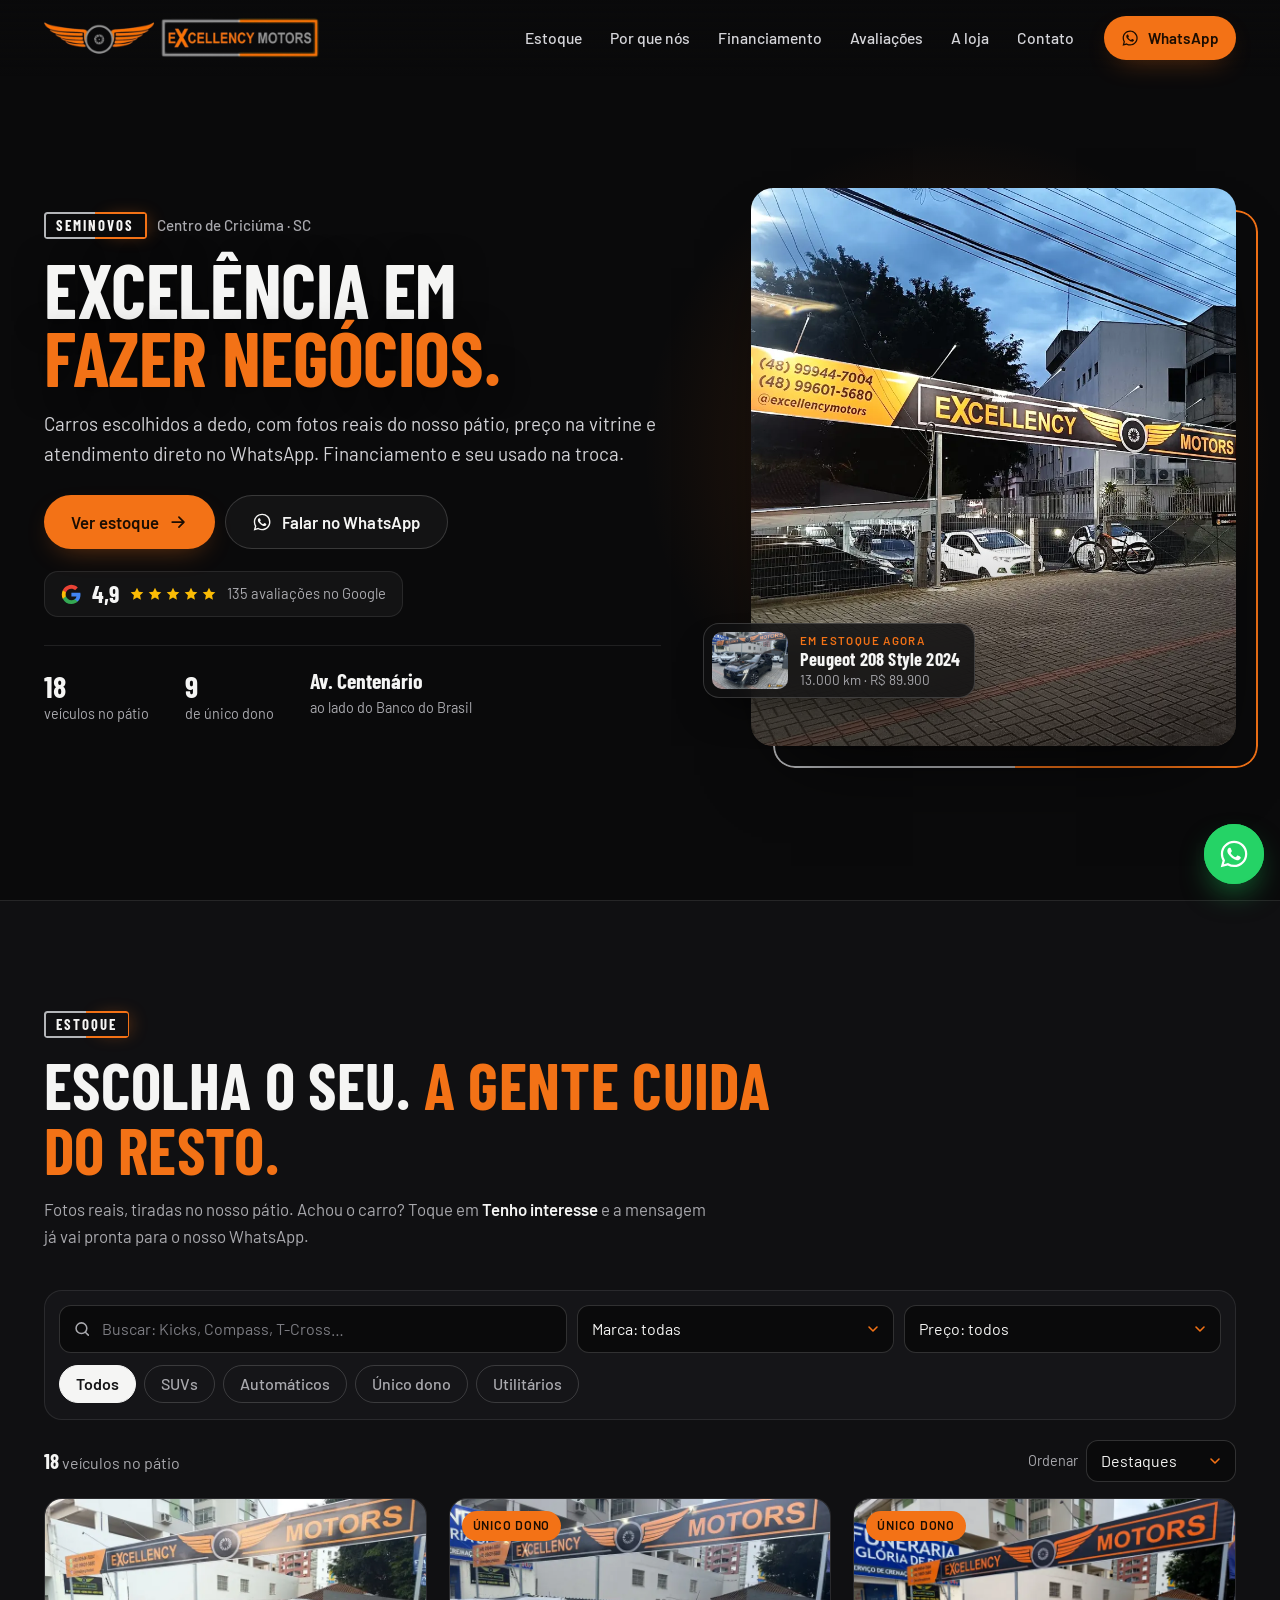
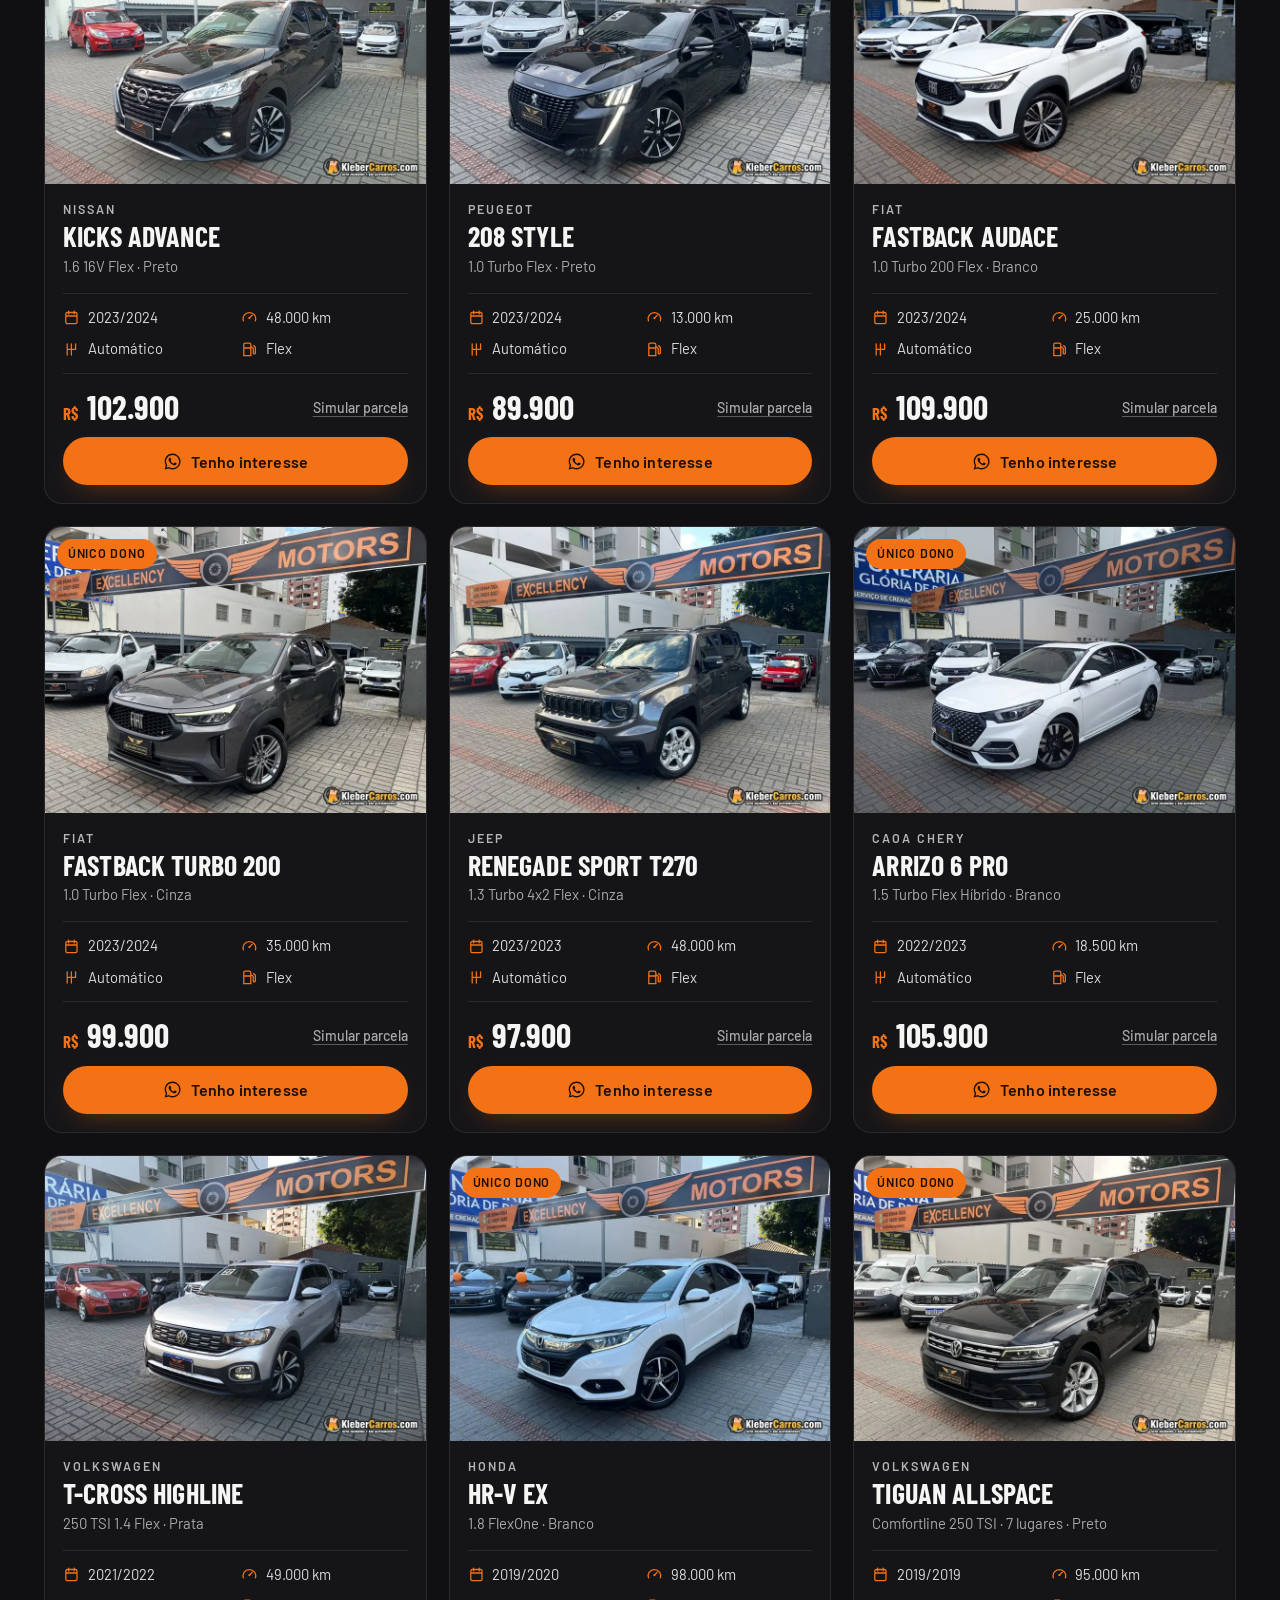
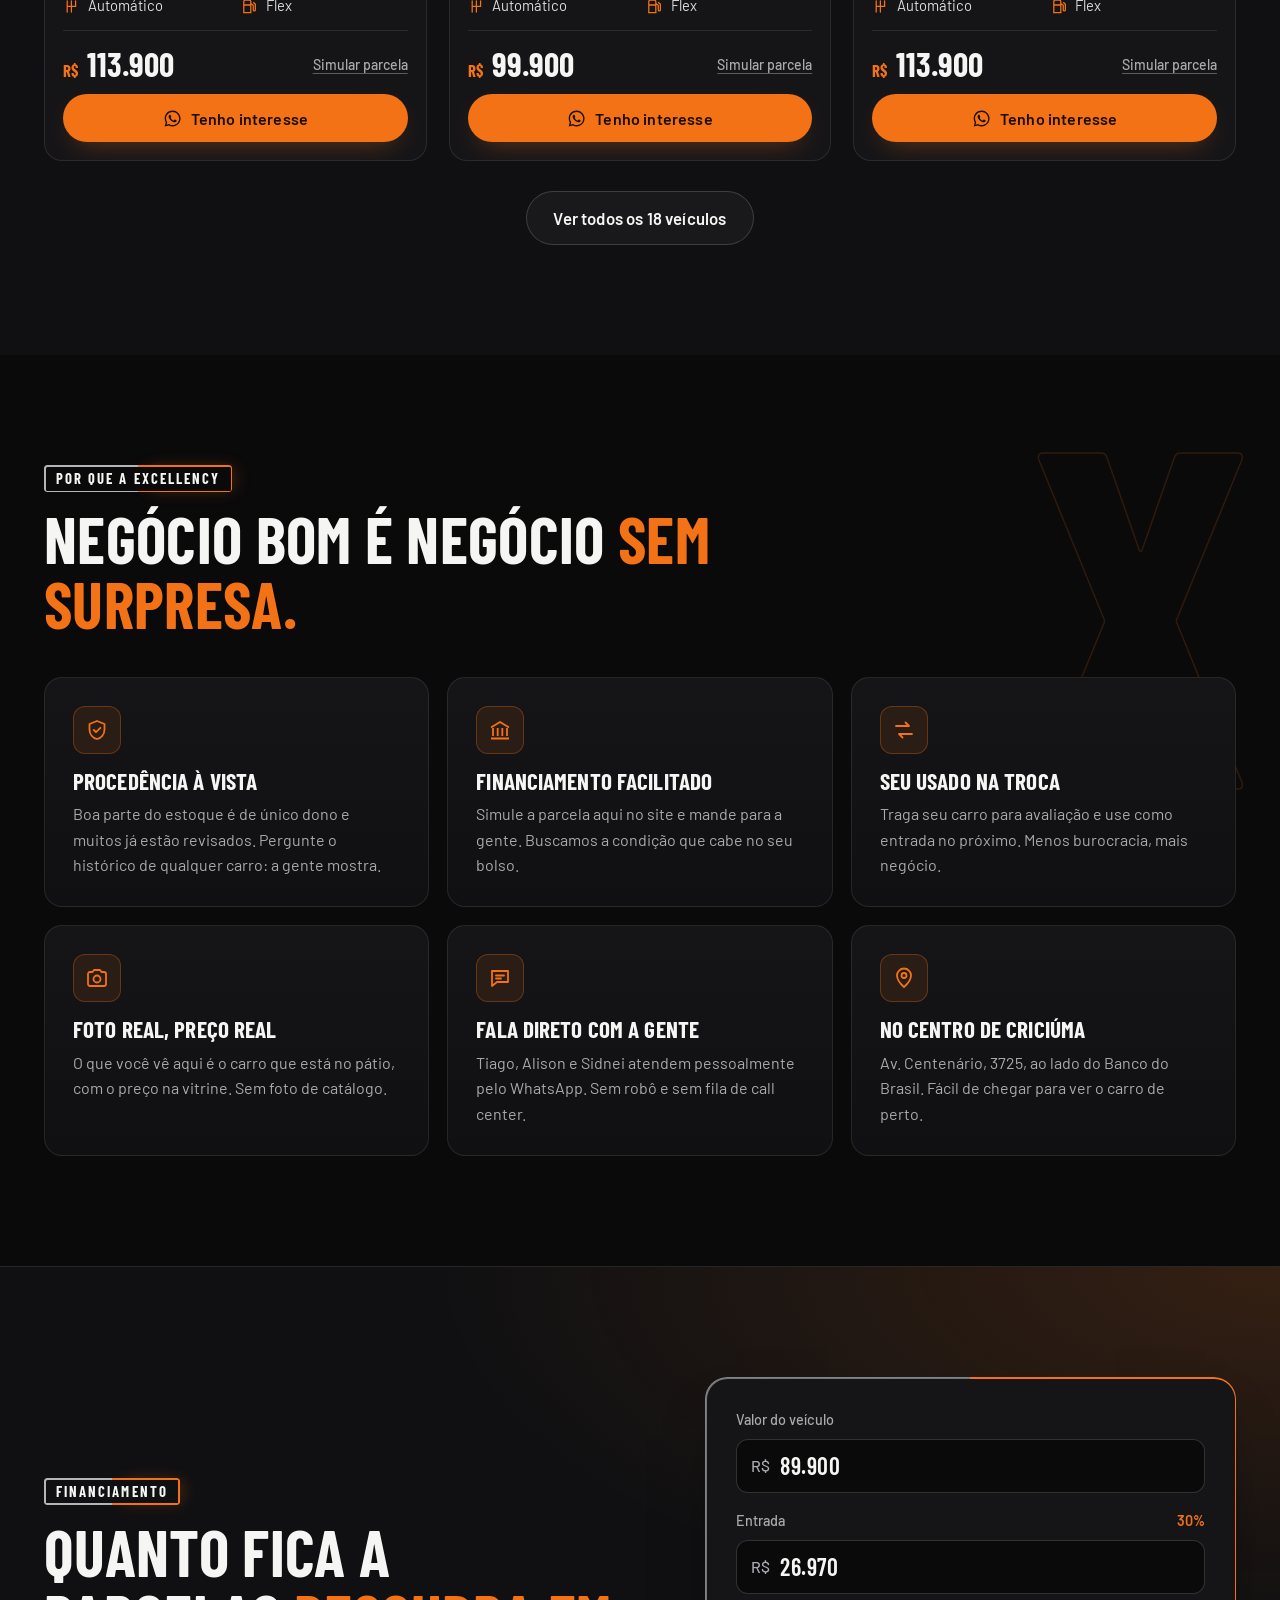
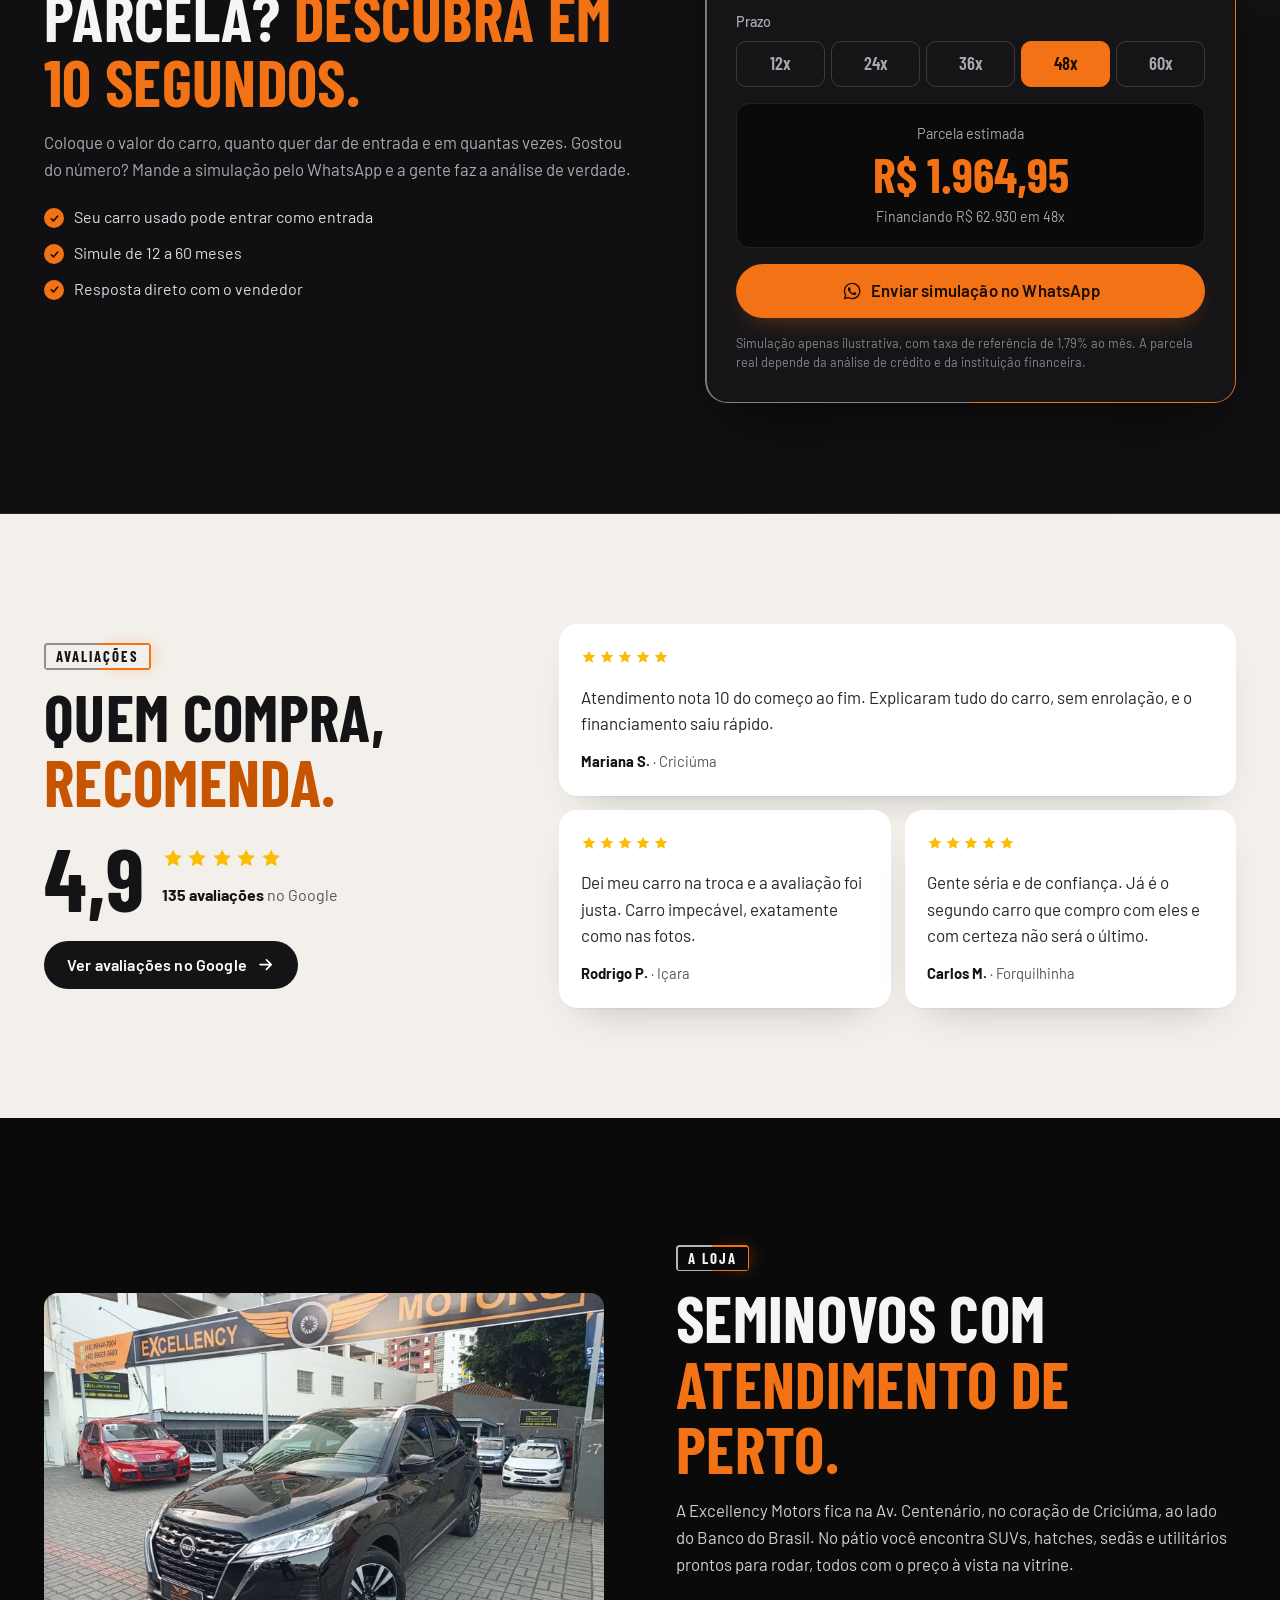
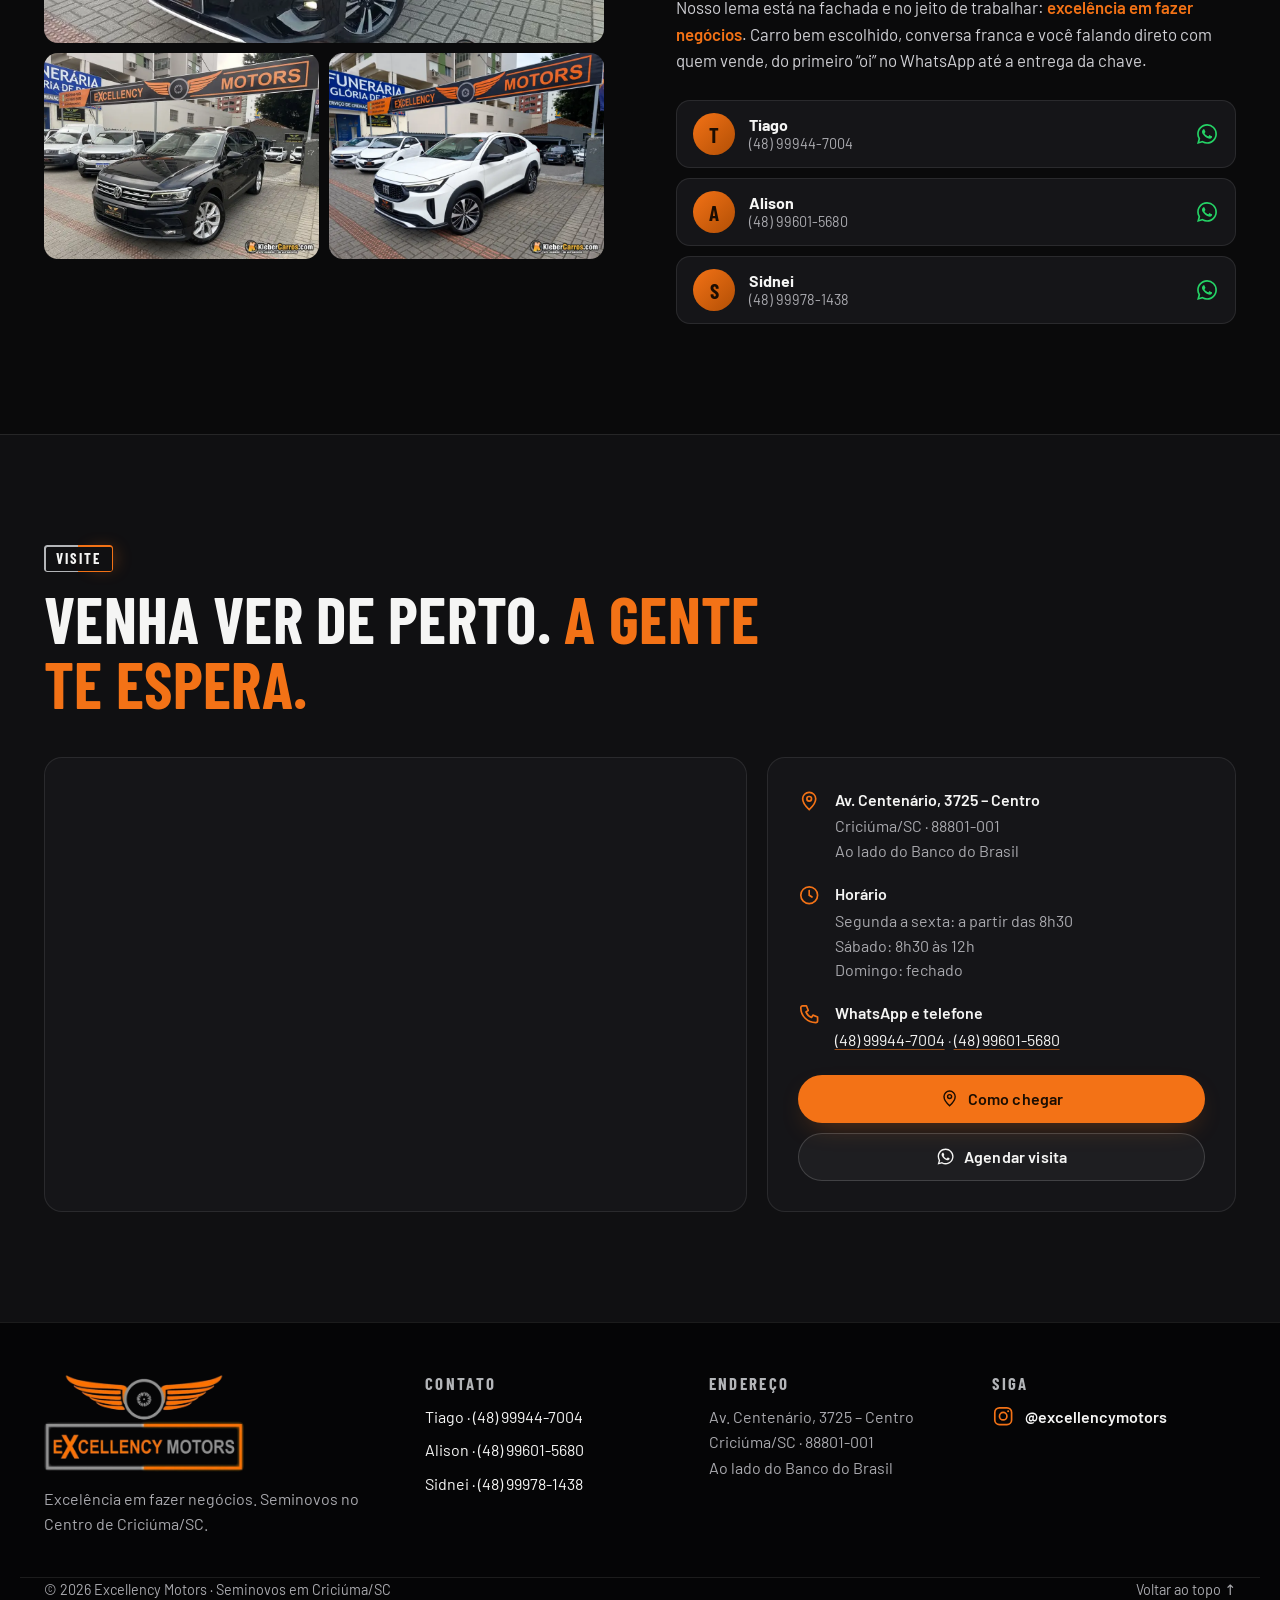
<file: excellency-motors/index.html>
<!doctype html>
<html lang="pt-BR">
<head>
  <meta charset="utf-8">
  <meta name="viewport" content="width=device-width, initial-scale=1">
  <title>Excellency Motors | Seminovos em Criciúma – Av. Centenário</title>
  <meta name="description" content="Excellency Motors: seminovos em Criciúma/SC com fotos reais do pátio, preço claro, financiamento e seu usado na troca. Nota 4,9 no Google. Av. Centenário, 3725 – Centro.">
  <meta name="theme-color" content="#0a0a0b">
  <link rel="icon" type="image/png" href="assets/img/favicon.png">
  <link rel="apple-touch-icon" href="assets/img/apple-touch-icon.png">

  <meta property="og:type" content="website">
  <meta property="og:locale" content="pt_BR">
  <meta property="og:site_name" content="Excellency Motors">
  <meta property="og:title" content="Excellency Motors | Seminovos em Criciúma">
  <meta property="og:description" content="Excelência em fazer negócios. Veja o estoque com fotos reais, simule a parcela e fale direto no WhatsApp. Nota 4,9 no Google.">
  <meta property="og:image" content="assets/img/og-excellency.jpg">
  <meta property="og:image:width" content="1200">
  <meta property="og:image:height" content="630">
  <meta name="twitter:card" content="summary_large_image">

  <link rel="preconnect" href="https://fonts.googleapis.com">
  <link rel="preconnect" href="https://fonts.gstatic.com" crossorigin>
  <link href="https://fonts.googleapis.com/css2?family=Barlow+Condensed:wght@600;700&family=Barlow:wght@400;500;600&display=swap" rel="stylesheet">
  <link rel="preload" as="image" href="assets/img/loja-fachada.webp" type="image/webp" fetchpriority="high">
  <link rel="stylesheet" href="css/style.css">

  <script type="application/ld+json">
  {
    "@context": "https://schema.org",
    "@type": "AutoDealer",
    "name": "Excellency Motors",
    "description": "Revendedora de carros seminovos no Centro de Criciúma/SC.",
    "image": "assets/img/og-excellency.jpg",
    "logo": "assets/img/logo-excellency-vertical.webp",
    "telephone": "+55 48 99944-7004",
    "address": {
      "@type": "PostalAddress",
      "streetAddress": "Av. Centenário, 3725 - Centro",
      "addressLocality": "Criciúma",
      "addressRegion": "SC",
      "postalCode": "88801-001",
      "addressCountry": "BR"
    },
    "geo": { "@type": "GeoCoordinates", "latitude": -28.6804094, "longitude": -49.3661478 },
    "openingHoursSpecification": [
      { "@type": "OpeningHoursSpecification", "dayOfWeek": "Saturday", "opens": "08:30", "closes": "12:00" }
    ],
    "aggregateRating": { "@type": "AggregateRating", "ratingValue": "4.9", "reviewCount": "135", "bestRating": "5" },
    "sameAs": ["https://www.instagram.com/excellencymotors/"]
  }
  </script>
</head>
<body>
  <!-- Ícones (sprite) -->
  <svg width="0" height="0" style="position:absolute" aria-hidden="true">
    <symbol id="i-wa" viewBox="0 0 24 24"><path fill="currentColor" d="M12.04 2C6.58 2 2.13 6.45 2.13 11.91c0 1.75.46 3.45 1.32 4.95L2.05 22l5.25-1.38a9.9 9.9 0 0 0 4.74 1.21h.01c5.46 0 9.91-4.45 9.91-9.91 0-2.65-1.03-5.14-2.9-7.01A9.82 9.82 0 0 0 12.04 2Zm0 18.15h-.01a8.23 8.23 0 0 1-4.19-1.15l-.3-.18-3.12.82.83-3.04-.2-.31a8.2 8.2 0 0 1-1.26-4.38c0-4.54 3.7-8.23 8.25-8.23 2.2 0 4.27.86 5.83 2.42a8.18 8.18 0 0 1 2.41 5.82c0 4.54-3.7 8.23-8.24 8.23Zm4.52-6.16c-.25-.12-1.47-.72-1.69-.81-.23-.08-.39-.12-.56.13-.17.25-.64.81-.78.97-.14.17-.29.19-.54.06-.25-.12-1.05-.39-1.99-1.23-.74-.66-1.23-1.47-1.38-1.72-.14-.25-.02-.38.11-.51.11-.11.25-.29.37-.43.13-.15.17-.25.25-.42.08-.17.04-.31-.02-.43-.06-.12-.56-1.34-.76-1.84-.2-.48-.41-.42-.56-.43h-.48c-.17 0-.43.06-.66.31-.23.25-.87.85-.87 2.07 0 1.22.89 2.4 1.01 2.56.12.17 1.75 2.67 4.23 3.74.59.26 1.05.41 1.41.52.59.19 1.13.16 1.56.1.48-.07 1.47-.6 1.67-1.18.21-.58.21-1.07.14-1.18-.06-.1-.22-.16-.47-.28Z"/></symbol>
    <symbol id="i-cal" viewBox="0 0 24 24"><path fill="none" stroke="currentColor" stroke-width="1.8" stroke-linecap="round" d="M4 7a2 2 0 0 1 2-2h12a2 2 0 0 1 2 2v12a2 2 0 0 1-2 2H6a2 2 0 0 1-2-2V7Zm0 3h16M8 3v4m8-4v4"/></symbol>
    <symbol id="i-gauge" viewBox="0 0 24 24"><path fill="none" stroke="currentColor" stroke-width="1.8" stroke-linecap="round" d="M3.5 17a9 9 0 1 1 17 0M12 13l4-4"/><circle cx="12" cy="13" r="1.6" fill="currentColor"/></symbol>
    <symbol id="i-gear" viewBox="0 0 24 24"><path fill="none" stroke="currentColor" stroke-width="1.8" stroke-linecap="round" d="M6 4v16M12 4v16M18 4v8H6"/></symbol>
    <symbol id="i-fuel" viewBox="0 0 24 24"><path fill="none" stroke="currentColor" stroke-width="1.8" stroke-linejoin="round" d="M4 21V5a2 2 0 0 1 2-2h6a2 2 0 0 1 2 2v16M3 21h12M4 10h10m0-2 3.5 2.5V17a1.5 1.5 0 0 0 3 0V9l-3-3"/></symbol>
    <symbol id="i-star" viewBox="0 0 24 24"><path fill="currentColor" d="m12 2.6 2.9 6 6.6.8-4.9 4.6 1.3 6.5L12 17.3l-5.9 3.2 1.3-6.5L2.5 9.4l6.6-.8L12 2.6Z"/></symbol>
    <symbol id="i-pin" viewBox="0 0 24 24"><path fill="none" stroke="currentColor" stroke-width="1.8" d="M12 21s7-6.1 7-11.5A7 7 0 0 0 5 9.5C5 14.9 12 21 12 21Z"/><circle cx="12" cy="9.5" r="2.5" fill="none" stroke="currentColor" stroke-width="1.8"/></symbol>
    <symbol id="i-clock" viewBox="0 0 24 24"><circle cx="12" cy="12" r="9" fill="none" stroke="currentColor" stroke-width="1.8"/><path fill="none" stroke="currentColor" stroke-width="1.8" stroke-linecap="round" d="M12 7v5l3 2"/></symbol>
    <symbol id="i-phone" viewBox="0 0 24 24"><path fill="none" stroke="currentColor" stroke-width="1.8" stroke-linejoin="round" d="M5 3h4l2 5-2.5 1.5a11 11 0 0 0 6 6L16 13l5 2v4a2 2 0 0 1-2 2A16 16 0 0 1 3 5a2 2 0 0 1 2-2Z"/></symbol>
    <symbol id="i-ig" viewBox="0 0 24 24"><rect x="3" y="3" width="18" height="18" rx="5" fill="none" stroke="currentColor" stroke-width="1.8"/><circle cx="12" cy="12" r="4" fill="none" stroke="currentColor" stroke-width="1.8"/><circle cx="17.3" cy="6.7" r="1.1" fill="currentColor"/></symbol>
    <symbol id="i-search" viewBox="0 0 24 24"><circle cx="11" cy="11" r="7" fill="none" stroke="currentColor" stroke-width="2"/><path stroke="currentColor" stroke-width="2" stroke-linecap="round" d="m20 20-3.5-3.5"/></symbol>
    <symbol id="i-arrow" viewBox="0 0 24 24"><path fill="none" stroke="currentColor" stroke-width="2" stroke-linecap="round" stroke-linejoin="round" d="M5 12h14m-6-6 6 6-6 6"/></symbol>
    <symbol id="i-shield" viewBox="0 0 24 24"><path fill="none" stroke="currentColor" stroke-width="1.8" stroke-linejoin="round" d="M12 3 4.5 6v5.5c0 4.6 3.2 8.4 7.5 9.5 4.3-1.1 7.5-4.9 7.5-9.5V6L12 3Z"/><path fill="none" stroke="currentColor" stroke-width="1.8" stroke-linecap="round" stroke-linejoin="round" d="m8.8 12 2.2 2.2 4.4-4.4"/>
    </symbol>
    <symbol id="i-bank" viewBox="0 0 24 24"><path fill="none" stroke="currentColor" stroke-width="1.8" stroke-linejoin="round" d="M3 9.5 12 4l9 5.5M5 10v8m4.7-8v8m4.6-8v8M19 10v8M3 20.5h18"/></symbol>
    <symbol id="i-swap" viewBox="0 0 24 24"><path fill="none" stroke="currentColor" stroke-width="1.8" stroke-linecap="round" stroke-linejoin="round" d="M4 8h13l-3.5-3.5M20 16H7l3.5 3.5"/></symbol>
    <symbol id="i-chat" viewBox="0 0 24 24"><path fill="none" stroke="currentColor" stroke-width="1.8" stroke-linejoin="round" d="M4 5h16v11H9l-5 4V5Z"/><path stroke="currentColor" stroke-width="1.8" stroke-linecap="round" d="M8 9.5h8M8 12.5h5"/></symbol>
    <symbol id="i-camera" viewBox="0 0 24 24"><path fill="none" stroke="currentColor" stroke-width="1.8" stroke-linejoin="round" d="M3 8a2 2 0 0 1 2-2h2.5L9 4h6l1.5 2H19a2 2 0 0 1 2 2v10a2 2 0 0 1-2 2H5a2 2 0 0 1-2-2V8Z"/><circle cx="12" cy="13" r="3.5" fill="none" stroke="currentColor" stroke-width="1.8"/></symbol>
  </svg>

  <a class="skip" href="#estoque">Pular para o estoque</a>

  <!-- 1. Topo -->
  <header class="topbar" id="topo">
    <div class="wrap topbar-in">
      <a class="brand" href="#inicio" aria-label="Excellency Motors – início">
        <img src="assets/img/logo-excellency.webp" alt="Excellency Motors" width="330" height="48">
      </a>
      <nav class="nav" id="menu" aria-label="Menu principal">
        <a href="#estoque">Estoque</a>
        <a href="#diferenciais">Por que nós</a>
        <a href="#financiamento">Financiamento</a>
        <a href="#avaliacoes">Avaliações</a>
        <a href="#sobre">A loja</a>
        <a href="#localizacao">Contato</a>
        <a class="nav-wa" href="https://wa.me/5548999447004?text=Ol%C3%A1!%20Vi%20o%20site%20da%20Excellency%20Motors%20e%20gostaria%20de%20mais%20informa%C3%A7%C3%B5es." target="_blank" rel="noopener"><svg aria-hidden="true"><use href="#i-wa"/></svg>(48) 99944-7004</a>
      </nav>
      <a class="btn btn-primary btn-sm topbar-wa" href="https://wa.me/5548999447004?text=Ol%C3%A1!%20Vi%20o%20site%20da%20Excellency%20Motors%20e%20gostaria%20de%20mais%20informa%C3%A7%C3%B5es." target="_blank" rel="noopener" aria-label="Chamar no WhatsApp"><svg aria-hidden="true"><use href="#i-wa"/></svg><span>WhatsApp</span></a>
      <button class="menu-btn" type="button" aria-label="Abrir menu" aria-expanded="false" aria-controls="menu"><span></span><span></span><span></span></button>
    </div>
  </header>

  <main id="inicio">
    <!-- 2. Hero -->
    <section class="hero">
      <div class="wrap hero-grid">
        <div class="hero-media">
          <div class="hero-frame">
            <img src="assets/img/loja-fachada.webp" alt="Fachada da Excellency Motors na Av. Centenário, em Criciúma, com o letreiro iluminado e carros no pátio" width="960" height="1000" fetchpriority="high" decoding="async">
          </div>
          <a class="hero-float" href="#estoque">
            <img src="assets/img/estoque/peugeot-208-style-2024.webp" alt="" width="800" height="600" decoding="async">
            <span><small>Em estoque agora</small><b>Peugeot 208 Style 2024</b><em>13.000 km · R$ 89.900</em></span>
          </a>
        </div>
        <div class="hero-copy">
          <p class="kicker"><span class="neon-tag">Seminovos</span> Centro de Criciúma · SC</p>
          <h1>Excelência em <span>fazer negócios.</span></h1>
          <p class="lead">Carros escolhidos a dedo, com fotos reais do nosso pátio, preço na vitrine e atendimento direto no WhatsApp. Financiamento e seu usado na troca.</p>
          <div class="hero-ctas">
            <a class="btn btn-primary btn-lg" href="#estoque">Ver estoque <svg aria-hidden="true"><use href="#i-arrow"/></svg></a>
            <a class="btn btn-ghost btn-lg" href="https://wa.me/5548999447004?text=Ol%C3%A1!%20Vi%20o%20site%20da%20Excellency%20Motors%20e%20gostaria%20de%20mais%20informa%C3%A7%C3%B5es." target="_blank" rel="noopener"><svg aria-hidden="true"><use href="#i-wa"/></svg>Falar no WhatsApp</a>
          </div>
          <a class="g-badge" href="https://www.google.com/maps/search/?api=1&amp;query=Excellency%20Motors%20Av.%20Centen%C3%A1rio%203725%20Crici%C3%BAma" target="_blank" rel="noopener" aria-label="Nota 4,9 de 5 no Google, com 135 avaliações">
            <svg class="g-logo" viewBox="0 0 24 24" aria-hidden="true"><path fill="#4285F4" d="M22.5 12.3c0-.8-.1-1.5-.2-2.2H12v4.2h5.9a5 5 0 0 1-2.2 3.3v2.7h3.5c2.1-1.9 3.3-4.7 3.3-8Z"/><path fill="#34A853" d="M12 23c3 0 5.5-1 7.3-2.7l-3.5-2.7c-1 .7-2.3 1.1-3.8 1.1-2.9 0-5.4-2-6.3-4.6H2.1v2.8A11 11 0 0 0 12 23Z"/><path fill="#FBBC05" d="M5.7 14.1a6.6 6.6 0 0 1 0-4.2V7.1H2.1a11 11 0 0 0 0 9.8l3.6-2.8Z"/><path fill="#EA4335" d="M12 5.4c1.6 0 3.1.6 4.2 1.7l3.2-3.2A11 11 0 0 0 2.1 7.1l3.6 2.8c.9-2.6 3.4-4.5 6.3-4.5Z"/></svg>
            <span class="g-score">4,9</span>
            <span class="stars" aria-hidden="true"><svg><use href="#i-star"/></svg><svg><use href="#i-star"/></svg><svg><use href="#i-star"/></svg><svg><use href="#i-star"/></svg><svg><use href="#i-star"/></svg></span>
            <span class="g-count">135 avaliações no Google</span>
          </a>
          <ul class="hero-stats">
            <li><b data-count-total>18</b><span>veículos no pátio</span></li>
            <li><b>9</b><span>de único dono</span></li>
            <li><b>Av. Centenário</b><span>ao lado do Banco do Brasil</span></li>
          </ul>
        </div>
      </div>
    </section>

    <!-- 3. Estoque -->
    <section class="section stock" id="estoque" aria-labelledby="t-estoque">
      <div class="wrap">
        <div class="section-head">
          <p class="eyebrow"><span class="neon-tag">Estoque</span></p>
          <h2 id="t-estoque">Escolha o seu. <span>A gente cuida do resto.</span></h2>
          <p class="section-sub">Fotos reais, tiradas no nosso pátio. Achou o carro? Toque em <b>Tenho interesse</b> e a mensagem já vai pronta para o nosso WhatsApp.</p>
        </div>

        <form class="filters" id="filtros" role="search" onsubmit="return false">
          <label class="f-search">
            <span class="sr-only">Buscar modelo</span>
            <svg aria-hidden="true"><use href="#i-search"/></svg>
            <input type="search" id="f-busca" placeholder="Buscar: Kicks, Compass, T-Cross…" autocomplete="off">
          </label>
          <label class="f-select">
            <span class="sr-only">Marca</span>
            <select id="f-marca">
              <option value="">Marca: todas</option>
                <option value="Caoa Chery">Caoa Chery</option>
                <option value="Chevrolet">Chevrolet</option>
                <option value="Citroën">Citroën</option>
                <option value="Fiat">Fiat</option>
                <option value="Honda">Honda</option>
                <option value="Hyundai">Hyundai</option>
                <option value="Jeep">Jeep</option>
                <option value="Mitsubishi">Mitsubishi</option>
                <option value="Nissan">Nissan</option>
                <option value="Peugeot">Peugeot</option>
                <option value="Volkswagen">Volkswagen</option>
            </select>
          </label>
          <label class="f-select">
            <span class="sr-only">Faixa de preço</span>
            <select id="f-preco">
              <option value="">Preço: todos</option>
              <option value="0-60000">Até R$ 60 mil</option>
              <option value="60000-90000">R$ 60 a 90 mil</option>
              <option value="90000-105000">R$ 90 a 105 mil</option>
              <option value="105000-999999999">Acima de R$ 105 mil</option>
            </select>
          </label>
          <div class="chips" role="group" aria-label="Filtros rápidos">
            <button type="button" class="chip is-on" data-chip="">Todos</button>
            <button type="button" class="chip" data-chip="suv">SUVs</button>
            <button type="button" class="chip" data-chip="auto">Automáticos</button>
            <button type="button" class="chip" data-chip="unico">Único dono</button>
            <button type="button" class="chip" data-chip="util">Utilitários</button>
          </div>
        </form>

        <div class="results-bar">
          <p id="f-count" aria-live="polite"><b>18</b> veículos</p>
          <label class="f-sort">
            <span>Ordenar</span>
            <select id="f-ordem">
              <option value="padrao">Destaques</option>
              <option value="menor">Menor preço</option>
              <option value="maior">Maior preço</option>
              <option value="km">Menor km</option>
            </select>
          </label>
        </div>

        <div class="cars" id="cars">
        <article class="car" data-marca="Nissan" data-preco="102900" data-ano="2024" data-km="48000" data-cat="suv" data-auto="1" data-unico="0" data-ordem="0" data-busca="nissan kicks advance 1.6 16v flex 2023/2024 automatico flex preto ">
          <div class="car-media">
            <img src="assets/img/estoque/nissan-kicks-advance-2024.webp" alt="Nissan Kicks Advance 2023/2024 preto no pátio da Excellency Motors" width="800" height="600" loading="lazy" decoding="async">
            
          </div>
          <div class="car-body">
            <p class="car-brand">Nissan</p>
            <h3 class="car-title">Kicks Advance</h3>
            <p class="car-version">1.6 16V Flex · Preto</p>
            <ul class="car-specs">
              <li><svg aria-hidden="true"><use href="#i-cal"/></svg>2023/2024</li>
              <li><svg aria-hidden="true"><use href="#i-gauge"/></svg>48.000 km</li>
              <li><svg aria-hidden="true"><use href="#i-gear"/></svg>Automático</li>
              <li><svg aria-hidden="true"><use href="#i-fuel"/></svg>Flex</li>
            </ul>
            <div class="car-foot">
              <p class="car-price" data-valor="102900"><span>R$</span> 102.900</p>
              <button class="car-sim" type="button" data-valor="102900" data-nome="Nissan Kicks Advance 2023/2024">Simular parcela</button>
            </div>
            <a class="btn btn-primary btn-block" href="https://wa.me/5548999447004?text=Ol%C3%A1%21%20Vi%20no%20site%20da%20Excellency%20Motors%20o%20Nissan%20Kicks%20Advance%201.6%2016V%20Flex%202023/2024%20%28R%24%20102.900%29%20e%20tenho%20interesse.%20Ainda%20est%C3%A1%20dispon%C3%ADvel%3F" target="_blank" rel="noopener" data-wa-car>
              <svg aria-hidden="true"><use href="#i-wa"/></svg>Tenho interesse
            </a>
          </div>
        </article>
        <article class="car" data-marca="Peugeot" data-preco="89900" data-ano="2024" data-km="13000" data-cat="hatch" data-auto="1" data-unico="1" data-ordem="1" data-busca="peugeot 208 style 1.0 turbo flex 2023/2024 automatico flex preto unico dono">
          <div class="car-media">
            <img src="assets/img/estoque/peugeot-208-style-2024.webp" alt="Peugeot 208 Style 2023/2024 preto no pátio da Excellency Motors" width="800" height="600" loading="lazy" decoding="async">
            <span class="car-tag tag-orange">Único dono</span>
          </div>
          <div class="car-body">
            <p class="car-brand">Peugeot</p>
            <h3 class="car-title">208 Style</h3>
            <p class="car-version">1.0 Turbo Flex · Preto</p>
            <ul class="car-specs">
              <li><svg aria-hidden="true"><use href="#i-cal"/></svg>2023/2024</li>
              <li><svg aria-hidden="true"><use href="#i-gauge"/></svg>13.000 km</li>
              <li><svg aria-hidden="true"><use href="#i-gear"/></svg>Automático</li>
              <li><svg aria-hidden="true"><use href="#i-fuel"/></svg>Flex</li>
            </ul>
            <div class="car-foot">
              <p class="car-price" data-valor="89900"><span>R$</span> 89.900</p>
              <button class="car-sim" type="button" data-valor="89900" data-nome="Peugeot 208 Style 2023/2024">Simular parcela</button>
            </div>
            <a class="btn btn-primary btn-block" href="https://wa.me/5548999447004?text=Ol%C3%A1%21%20Vi%20no%20site%20da%20Excellency%20Motors%20o%20Peugeot%20208%20Style%201.0%20Turbo%20Flex%202023/2024%20%28R%24%2089.900%29%20e%20tenho%20interesse.%20Ainda%20est%C3%A1%20dispon%C3%ADvel%3F" target="_blank" rel="noopener" data-wa-car>
              <svg aria-hidden="true"><use href="#i-wa"/></svg>Tenho interesse
            </a>
          </div>
        </article>
        <article class="car" data-marca="Fiat" data-preco="109900" data-ano="2024" data-km="25000" data-cat="suv" data-auto="1" data-unico="1" data-ordem="2" data-busca="fiat fastback audace 1.0 turbo 200 flex 2023/2024 automatico flex branco unico dono">
          <div class="car-media">
            <img src="assets/img/estoque/fiat-fastback-audace-2024.webp" alt="Fiat Fastback Audace 2023/2024 branco no pátio da Excellency Motors" width="800" height="600" loading="lazy" decoding="async">
            <span class="car-tag tag-orange">Único dono</span>
          </div>
          <div class="car-body">
            <p class="car-brand">Fiat</p>
            <h3 class="car-title">Fastback Audace</h3>
            <p class="car-version">1.0 Turbo 200 Flex · Branco</p>
            <ul class="car-specs">
              <li><svg aria-hidden="true"><use href="#i-cal"/></svg>2023/2024</li>
              <li><svg aria-hidden="true"><use href="#i-gauge"/></svg>25.000 km</li>
              <li><svg aria-hidden="true"><use href="#i-gear"/></svg>Automático</li>
              <li><svg aria-hidden="true"><use href="#i-fuel"/></svg>Flex</li>
            </ul>
            <div class="car-foot">
              <p class="car-price" data-valor="109900"><span>R$</span> 109.900</p>
              <button class="car-sim" type="button" data-valor="109900" data-nome="Fiat Fastback Audace 2023/2024">Simular parcela</button>
            </div>
            <a class="btn btn-primary btn-block" href="https://wa.me/5548999447004?text=Ol%C3%A1%21%20Vi%20no%20site%20da%20Excellency%20Motors%20o%20Fiat%20Fastback%20Audace%201.0%20Turbo%20200%20Flex%202023/2024%20%28R%24%20109.900%29%20e%20tenho%20interesse.%20Ainda%20est%C3%A1%20dispon%C3%ADvel%3F" target="_blank" rel="noopener" data-wa-car>
              <svg aria-hidden="true"><use href="#i-wa"/></svg>Tenho interesse
            </a>
          </div>
        </article>
        <article class="car" data-marca="Fiat" data-preco="99900" data-ano="2024" data-km="35000" data-cat="suv" data-auto="1" data-unico="1" data-ordem="3" data-busca="fiat fastback turbo 200 1.0 turbo flex 2023/2024 automatico flex cinza unico dono">
          <div class="car-media">
            <img src="assets/img/estoque/fiat-fastback-turbo-2024.webp" alt="Fiat Fastback Turbo 200 2023/2024 cinza no pátio da Excellency Motors" width="800" height="600" loading="lazy" decoding="async">
            <span class="car-tag tag-orange">Único dono</span>
          </div>
          <div class="car-body">
            <p class="car-brand">Fiat</p>
            <h3 class="car-title">Fastback Turbo 200</h3>
            <p class="car-version">1.0 Turbo Flex · Cinza</p>
            <ul class="car-specs">
              <li><svg aria-hidden="true"><use href="#i-cal"/></svg>2023/2024</li>
              <li><svg aria-hidden="true"><use href="#i-gauge"/></svg>35.000 km</li>
              <li><svg aria-hidden="true"><use href="#i-gear"/></svg>Automático</li>
              <li><svg aria-hidden="true"><use href="#i-fuel"/></svg>Flex</li>
            </ul>
            <div class="car-foot">
              <p class="car-price" data-valor="99900"><span>R$</span> 99.900</p>
              <button class="car-sim" type="button" data-valor="99900" data-nome="Fiat Fastback Turbo 200 2023/2024">Simular parcela</button>
            </div>
            <a class="btn btn-primary btn-block" href="https://wa.me/5548999447004?text=Ol%C3%A1%21%20Vi%20no%20site%20da%20Excellency%20Motors%20o%20Fiat%20Fastback%20Turbo%20200%201.0%20Turbo%20Flex%202023/2024%20%28R%24%2099.900%29%20e%20tenho%20interesse.%20Ainda%20est%C3%A1%20dispon%C3%ADvel%3F" target="_blank" rel="noopener" data-wa-car>
              <svg aria-hidden="true"><use href="#i-wa"/></svg>Tenho interesse
            </a>
          </div>
        </article>
        <article class="car" data-marca="Jeep" data-preco="97900" data-ano="2023" data-km="48000" data-cat="suv" data-auto="1" data-unico="0" data-ordem="4" data-busca="jeep renegade sport t270 1.3 turbo 4x2 flex 2023/2023 automatico flex cinza ">
          <div class="car-media">
            <img src="assets/img/estoque/jeep-renegade-sport-2023.webp" alt="Jeep Renegade Sport T270 2023/2023 cinza no pátio da Excellency Motors" width="800" height="600" loading="lazy" decoding="async">
            
          </div>
          <div class="car-body">
            <p class="car-brand">Jeep</p>
            <h3 class="car-title">Renegade Sport T270</h3>
            <p class="car-version">1.3 Turbo 4x2 Flex · Cinza</p>
            <ul class="car-specs">
              <li><svg aria-hidden="true"><use href="#i-cal"/></svg>2023/2023</li>
              <li><svg aria-hidden="true"><use href="#i-gauge"/></svg>48.000 km</li>
              <li><svg aria-hidden="true"><use href="#i-gear"/></svg>Automático</li>
              <li><svg aria-hidden="true"><use href="#i-fuel"/></svg>Flex</li>
            </ul>
            <div class="car-foot">
              <p class="car-price" data-valor="97900"><span>R$</span> 97.900</p>
              <button class="car-sim" type="button" data-valor="97900" data-nome="Jeep Renegade Sport T270 2023/2023">Simular parcela</button>
            </div>
            <a class="btn btn-primary btn-block" href="https://wa.me/5548999447004?text=Ol%C3%A1%21%20Vi%20no%20site%20da%20Excellency%20Motors%20o%20Jeep%20Renegade%20Sport%20T270%201.3%20Turbo%204x2%20Flex%202023/2023%20%28R%24%2097.900%29%20e%20tenho%20interesse.%20Ainda%20est%C3%A1%20dispon%C3%ADvel%3F" target="_blank" rel="noopener" data-wa-car>
              <svg aria-hidden="true"><use href="#i-wa"/></svg>Tenho interesse
            </a>
          </div>
        </article>
        <article class="car" data-marca="Caoa Chery" data-preco="105900" data-ano="2023" data-km="18500" data-cat="sedan" data-auto="1" data-unico="1" data-ordem="5" data-busca="caoa chery arrizo 6 pro 1.5 turbo flex hibrido 2022/2023 automatico flex branco unico dono">
          <div class="car-media">
            <img src="assets/img/estoque/caoa-chery-arrizo-6-pro-2023.webp" alt="Caoa Chery Arrizo 6 Pro 2022/2023 branco no pátio da Excellency Motors" width="800" height="600" loading="lazy" decoding="async">
            <span class="car-tag tag-orange">Único dono</span>
          </div>
          <div class="car-body">
            <p class="car-brand">Caoa Chery</p>
            <h3 class="car-title">Arrizo 6 Pro</h3>
            <p class="car-version">1.5 Turbo Flex Híbrido · Branco</p>
            <ul class="car-specs">
              <li><svg aria-hidden="true"><use href="#i-cal"/></svg>2022/2023</li>
              <li><svg aria-hidden="true"><use href="#i-gauge"/></svg>18.500 km</li>
              <li><svg aria-hidden="true"><use href="#i-gear"/></svg>Automático</li>
              <li><svg aria-hidden="true"><use href="#i-fuel"/></svg>Flex</li>
            </ul>
            <div class="car-foot">
              <p class="car-price" data-valor="105900"><span>R$</span> 105.900</p>
              <button class="car-sim" type="button" data-valor="105900" data-nome="Caoa Chery Arrizo 6 Pro 2022/2023">Simular parcela</button>
            </div>
            <a class="btn btn-primary btn-block" href="https://wa.me/5548999447004?text=Ol%C3%A1%21%20Vi%20no%20site%20da%20Excellency%20Motors%20o%20Caoa%20Chery%20Arrizo%206%20Pro%201.5%20Turbo%20Flex%20H%C3%ADbrido%202022/2023%20%28R%24%20105.900%29%20e%20tenho%20interesse.%20Ainda%20est%C3%A1%20dispon%C3%ADvel%3F" target="_blank" rel="noopener" data-wa-car>
              <svg aria-hidden="true"><use href="#i-wa"/></svg>Tenho interesse
            </a>
          </div>
        </article>
        <article class="car" data-marca="Volkswagen" data-preco="113900" data-ano="2022" data-km="49000" data-cat="suv" data-auto="1" data-unico="0" data-ordem="6" data-busca="volkswagen t-cross highline 250 tsi 1.4 flex 2021/2022 automatico flex prata ">
          <div class="car-media">
            <img src="assets/img/estoque/vw-t-cross-highline-2022.webp" alt="Volkswagen T-Cross Highline 2021/2022 prata no pátio da Excellency Motors" width="800" height="600" loading="lazy" decoding="async">
            
          </div>
          <div class="car-body">
            <p class="car-brand">Volkswagen</p>
            <h3 class="car-title">T-Cross Highline</h3>
            <p class="car-version">250 TSI 1.4 Flex · Prata</p>
            <ul class="car-specs">
              <li><svg aria-hidden="true"><use href="#i-cal"/></svg>2021/2022</li>
              <li><svg aria-hidden="true"><use href="#i-gauge"/></svg>49.000 km</li>
              <li><svg aria-hidden="true"><use href="#i-gear"/></svg>Automático</li>
              <li><svg aria-hidden="true"><use href="#i-fuel"/></svg>Flex</li>
            </ul>
            <div class="car-foot">
              <p class="car-price" data-valor="113900"><span>R$</span> 113.900</p>
              <button class="car-sim" type="button" data-valor="113900" data-nome="Volkswagen T-Cross Highline 2021/2022">Simular parcela</button>
            </div>
            <a class="btn btn-primary btn-block" href="https://wa.me/5548999447004?text=Ol%C3%A1%21%20Vi%20no%20site%20da%20Excellency%20Motors%20o%20Volkswagen%20T-Cross%20Highline%20250%20TSI%201.4%20Flex%202021/2022%20%28R%24%20113.900%29%20e%20tenho%20interesse.%20Ainda%20est%C3%A1%20dispon%C3%ADvel%3F" target="_blank" rel="noopener" data-wa-car>
              <svg aria-hidden="true"><use href="#i-wa"/></svg>Tenho interesse
            </a>
          </div>
        </article>
        <article class="car" data-marca="Honda" data-preco="99900" data-ano="2020" data-km="98000" data-cat="suv" data-auto="1" data-unico="1" data-ordem="7" data-busca="honda hr-v ex 1.8 flexone 2019/2020 automatico flex branco unico dono">
          <div class="car-media">
            <img src="assets/img/estoque/honda-hr-v-ex-2020.webp" alt="Honda HR-V EX 2019/2020 branco no pátio da Excellency Motors" width="800" height="600" loading="lazy" decoding="async">
            <span class="car-tag tag-orange">Único dono</span>
          </div>
          <div class="car-body">
            <p class="car-brand">Honda</p>
            <h3 class="car-title">HR-V EX</h3>
            <p class="car-version">1.8 FlexOne · Branco</p>
            <ul class="car-specs">
              <li><svg aria-hidden="true"><use href="#i-cal"/></svg>2019/2020</li>
              <li><svg aria-hidden="true"><use href="#i-gauge"/></svg>98.000 km</li>
              <li><svg aria-hidden="true"><use href="#i-gear"/></svg>Automático</li>
              <li><svg aria-hidden="true"><use href="#i-fuel"/></svg>Flex</li>
            </ul>
            <div class="car-foot">
              <p class="car-price" data-valor="99900"><span>R$</span> 99.900</p>
              <button class="car-sim" type="button" data-valor="99900" data-nome="Honda HR-V EX 2019/2020">Simular parcela</button>
            </div>
            <a class="btn btn-primary btn-block" href="https://wa.me/5548999447004?text=Ol%C3%A1%21%20Vi%20no%20site%20da%20Excellency%20Motors%20o%20Honda%20HR-V%20EX%201.8%20FlexOne%202019/2020%20%28R%24%2099.900%29%20e%20tenho%20interesse.%20Ainda%20est%C3%A1%20dispon%C3%ADvel%3F" target="_blank" rel="noopener" data-wa-car>
              <svg aria-hidden="true"><use href="#i-wa"/></svg>Tenho interesse
            </a>
          </div>
        </article>
        <article class="car" data-marca="Volkswagen" data-preco="113900" data-ano="2019" data-km="95000" data-cat="suv" data-auto="1" data-unico="1" data-ordem="8" data-busca="volkswagen tiguan allspace comfortline 250 tsi · 7 lugares 2019/2019 automatico flex preto unico dono">
          <div class="car-media">
            <img src="assets/img/estoque/vw-tiguan-allspace-2019.webp" alt="Volkswagen Tiguan Allspace 2019/2019 preto no pátio da Excellency Motors" width="800" height="600" loading="lazy" decoding="async">
            <span class="car-tag tag-orange">Único dono</span>
          </div>
          <div class="car-body">
            <p class="car-brand">Volkswagen</p>
            <h3 class="car-title">Tiguan Allspace</h3>
            <p class="car-version">Comfortline 250 TSI · 7 lugares · Preto</p>
            <ul class="car-specs">
              <li><svg aria-hidden="true"><use href="#i-cal"/></svg>2019/2019</li>
              <li><svg aria-hidden="true"><use href="#i-gauge"/></svg>95.000 km</li>
              <li><svg aria-hidden="true"><use href="#i-gear"/></svg>Automático</li>
              <li><svg aria-hidden="true"><use href="#i-fuel"/></svg>Flex</li>
            </ul>
            <div class="car-foot">
              <p class="car-price" data-valor="113900"><span>R$</span> 113.900</p>
              <button class="car-sim" type="button" data-valor="113900" data-nome="Volkswagen Tiguan Allspace 2019/2019">Simular parcela</button>
            </div>
            <a class="btn btn-primary btn-block" href="https://wa.me/5548999447004?text=Ol%C3%A1%21%20Vi%20no%20site%20da%20Excellency%20Motors%20o%20Volkswagen%20Tiguan%20Allspace%20Comfortline%20250%20TSI%202019/2019%20%28R%24%20113.900%29%20e%20tenho%20interesse.%20Ainda%20est%C3%A1%20dispon%C3%ADvel%3F" target="_blank" rel="noopener" data-wa-car>
              <svg aria-hidden="true"><use href="#i-wa"/></svg>Tenho interesse
            </a>
          </div>
        </article>
        <article class="car" data-marca="Nissan" data-preco="80900" data-ano="2018" data-km="90500" data-cat="suv" data-auto="1" data-unico="1" data-ordem="9" data-busca="nissan kicks sv 1.6 16v flexstart 2017/2018 automatico flex branco unico dono">
          <div class="car-media">
            <img src="assets/img/estoque/nissan-kicks-sv-2018.webp" alt="Nissan Kicks SV 2017/2018 branco no pátio da Excellency Motors" width="800" height="600" loading="lazy" decoding="async">
            <span class="car-tag tag-orange">Único dono</span>
          </div>
          <div class="car-body">
            <p class="car-brand">Nissan</p>
            <h3 class="car-title">Kicks SV</h3>
            <p class="car-version">1.6 16V FlexStart · Branco</p>
            <ul class="car-specs">
              <li><svg aria-hidden="true"><use href="#i-cal"/></svg>2017/2018</li>
              <li><svg aria-hidden="true"><use href="#i-gauge"/></svg>90.500 km</li>
              <li><svg aria-hidden="true"><use href="#i-gear"/></svg>Automático</li>
              <li><svg aria-hidden="true"><use href="#i-fuel"/></svg>Flex</li>
            </ul>
            <div class="car-foot">
              <p class="car-price" data-valor="80900"><span>R$</span> 80.900</p>
              <button class="car-sim" type="button" data-valor="80900" data-nome="Nissan Kicks SV 2017/2018">Simular parcela</button>
            </div>
            <a class="btn btn-primary btn-block" href="https://wa.me/5548999447004?text=Ol%C3%A1%21%20Vi%20no%20site%20da%20Excellency%20Motors%20o%20Nissan%20Kicks%20SV%201.6%2016V%20FlexStart%202017/2018%20%28R%24%2080.900%29%20e%20tenho%20interesse.%20Ainda%20est%C3%A1%20dispon%C3%ADvel%3F" target="_blank" rel="noopener" data-wa-car>
              <svg aria-hidden="true"><use href="#i-wa"/></svg>Tenho interesse
            </a>
          </div>
        </article>
        <article class="car" data-marca="Jeep" data-preco="88900" data-ano="2018" data-km="97000" data-cat="suv" data-auto="1" data-unico="0" data-ordem="10" data-busca="jeep compass longitude 2.0 4x2 flex 2017/2018 automatico flex branco revisado">
          <div class="car-media">
            <img src="assets/img/estoque/jeep-compass-longitude-2018.webp" alt="Jeep Compass Longitude 2017/2018 branco no pátio da Excellency Motors" width="800" height="600" loading="lazy" decoding="async">
            <span class="car-tag tag-silver">Revisado</span>
          </div>
          <div class="car-body">
            <p class="car-brand">Jeep</p>
            <h3 class="car-title">Compass Longitude</h3>
            <p class="car-version">2.0 4x2 Flex · Branco</p>
            <ul class="car-specs">
              <li><svg aria-hidden="true"><use href="#i-cal"/></svg>2017/2018</li>
              <li><svg aria-hidden="true"><use href="#i-gauge"/></svg>97.000 km</li>
              <li><svg aria-hidden="true"><use href="#i-gear"/></svg>Automático</li>
              <li><svg aria-hidden="true"><use href="#i-fuel"/></svg>Flex</li>
            </ul>
            <div class="car-foot">
              <p class="car-price" data-valor="88900"><span>R$</span> 88.900</p>
              <button class="car-sim" type="button" data-valor="88900" data-nome="Jeep Compass Longitude 2017/2018">Simular parcela</button>
            </div>
            <a class="btn btn-primary btn-block" href="https://wa.me/5548999447004?text=Ol%C3%A1%21%20Vi%20no%20site%20da%20Excellency%20Motors%20o%20Jeep%20Compass%20Longitude%202.0%204x2%20Flex%202017/2018%20%28R%24%2088.900%29%20e%20tenho%20interesse.%20Ainda%20est%C3%A1%20dispon%C3%ADvel%3F" target="_blank" rel="noopener" data-wa-car>
              <svg aria-hidden="true"><use href="#i-wa"/></svg>Tenho interesse
            </a>
          </div>
        </article>
        <article class="car" data-marca="Fiat" data-preco="66900" data-ano="2018" data-km="110500" data-cat="util" data-auto="0" data-unico="0" data-ordem="11" data-busca="fiat fiorino furgao working hard 1.4 flex 2018/2018 manual flex branco ">
          <div class="car-media">
            <img src="assets/img/estoque/fiat-fiorino-2018.webp" alt="Fiat Fiorino Furgão 2018/2018 branco no pátio da Excellency Motors" width="800" height="600" loading="lazy" decoding="async">
            
          </div>
          <div class="car-body">
            <p class="car-brand">Fiat</p>
            <h3 class="car-title">Fiorino Furgão</h3>
            <p class="car-version">Working Hard 1.4 Flex · Branco</p>
            <ul class="car-specs">
              <li><svg aria-hidden="true"><use href="#i-cal"/></svg>2018/2018</li>
              <li><svg aria-hidden="true"><use href="#i-gauge"/></svg>110.500 km</li>
              <li><svg aria-hidden="true"><use href="#i-gear"/></svg>Manual</li>
              <li><svg aria-hidden="true"><use href="#i-fuel"/></svg>Flex</li>
            </ul>
            <div class="car-foot">
              <p class="car-price" data-valor="66900"><span>R$</span> 66.900</p>
              <button class="car-sim" type="button" data-valor="66900" data-nome="Fiat Fiorino Furgão 2018/2018">Simular parcela</button>
            </div>
            <a class="btn btn-primary btn-block" href="https://wa.me/5548999447004?text=Ol%C3%A1%21%20Vi%20no%20site%20da%20Excellency%20Motors%20o%20Fiat%20Fiorino%20Furg%C3%A3o%20Working%20Hard%201.4%20Flex%202018/2018%20%28R%24%2066.900%29%20e%20tenho%20interesse.%20Ainda%20est%C3%A1%20dispon%C3%ADvel%3F" target="_blank" rel="noopener" data-wa-car>
              <svg aria-hidden="true"><use href="#i-wa"/></svg>Tenho interesse
            </a>
          </div>
        </article>
        <article class="car" data-marca="Chevrolet" data-preco="53900" data-ano="2018" data-km="87000" data-cat="hatch" data-auto="0" data-unico="0" data-ordem="12" data-busca="chevrolet onix lt 1.0 8v flexpower 2017/2018 manual flex prata ">
          <div class="car-media">
            <img src="assets/img/estoque/chevrolet-onix-lt-2018.webp" alt="Chevrolet Onix LT 2017/2018 prata no pátio da Excellency Motors" width="800" height="600" loading="lazy" decoding="async">
            
          </div>
          <div class="car-body">
            <p class="car-brand">Chevrolet</p>
            <h3 class="car-title">Onix LT</h3>
            <p class="car-version">1.0 8V FlexPower · Prata</p>
            <ul class="car-specs">
              <li><svg aria-hidden="true"><use href="#i-cal"/></svg>2017/2018</li>
              <li><svg aria-hidden="true"><use href="#i-gauge"/></svg>87.000 km</li>
              <li><svg aria-hidden="true"><use href="#i-gear"/></svg>Manual</li>
              <li><svg aria-hidden="true"><use href="#i-fuel"/></svg>Flex</li>
            </ul>
            <div class="car-foot">
              <p class="car-price" data-valor="53900"><span>R$</span> 53.900</p>
              <button class="car-sim" type="button" data-valor="53900" data-nome="Chevrolet Onix LT 2017/2018">Simular parcela</button>
            </div>
            <a class="btn btn-primary btn-block" href="https://wa.me/5548999447004?text=Ol%C3%A1%21%20Vi%20no%20site%20da%20Excellency%20Motors%20o%20Chevrolet%20Onix%20LT%201.0%208V%20FlexPower%202017/2018%20%28R%24%2053.900%29%20e%20tenho%20interesse.%20Ainda%20est%C3%A1%20dispon%C3%ADvel%3F" target="_blank" rel="noopener" data-wa-car>
              <svg aria-hidden="true"><use href="#i-wa"/></svg>Tenho interesse
            </a>
          </div>
        </article>
        <article class="car" data-marca="Fiat" data-preco="53900" data-ano="2017" data-km="112500" data-cat="util" data-auto="0" data-unico="1" data-ordem="13" data-busca="fiat strada working hard 1.4 fire flex · cabine simples 2016/2017 manual flex branco unico dono">
          <div class="car-media">
            <img src="assets/img/estoque/fiat-strada-working-2017.webp" alt="Fiat Strada Working Hard 2016/2017 branco no pátio da Excellency Motors" width="800" height="600" loading="lazy" decoding="async">
            <span class="car-tag tag-orange">Único dono</span>
          </div>
          <div class="car-body">
            <p class="car-brand">Fiat</p>
            <h3 class="car-title">Strada Working Hard</h3>
            <p class="car-version">1.4 Fire Flex · Cabine simples · Branco</p>
            <ul class="car-specs">
              <li><svg aria-hidden="true"><use href="#i-cal"/></svg>2016/2017</li>
              <li><svg aria-hidden="true"><use href="#i-gauge"/></svg>112.500 km</li>
              <li><svg aria-hidden="true"><use href="#i-gear"/></svg>Manual</li>
              <li><svg aria-hidden="true"><use href="#i-fuel"/></svg>Flex</li>
            </ul>
            <div class="car-foot">
              <p class="car-price" data-valor="53900"><span>R$</span> 53.900</p>
              <button class="car-sim" type="button" data-valor="53900" data-nome="Fiat Strada Working Hard 2016/2017">Simular parcela</button>
            </div>
            <a class="btn btn-primary btn-block" href="https://wa.me/5548999447004?text=Ol%C3%A1%21%20Vi%20no%20site%20da%20Excellency%20Motors%20o%20Fiat%20Strada%20Working%20Hard%201.4%20Fire%20Flex%202016/2017%20%28R%24%2053.900%29%20e%20tenho%20interesse.%20Ainda%20est%C3%A1%20dispon%C3%ADvel%3F" target="_blank" rel="noopener" data-wa-car>
              <svg aria-hidden="true"><use href="#i-wa"/></svg>Tenho interesse
            </a>
          </div>
        </article>
        <article class="car" data-marca="Mitsubishi" data-preco="68900" data-ano="2014" data-km="115000" data-cat="suv" data-auto="1" data-unico="0" data-ordem="14" data-busca="mitsubishi asx 2.0 16v 160 cv 2014/2014 automatico gasolina cinza ">
          <div class="car-media">
            <img src="assets/img/estoque/mitsubishi-asx-2014.webp" alt="Mitsubishi ASX 2014/2014 cinza no pátio da Excellency Motors" width="800" height="600" loading="lazy" decoding="async">
            
          </div>
          <div class="car-body">
            <p class="car-brand">Mitsubishi</p>
            <h3 class="car-title">ASX</h3>
            <p class="car-version">2.0 16V 160 cv · Cinza</p>
            <ul class="car-specs">
              <li><svg aria-hidden="true"><use href="#i-cal"/></svg>2014/2014</li>
              <li><svg aria-hidden="true"><use href="#i-gauge"/></svg>115.000 km</li>
              <li><svg aria-hidden="true"><use href="#i-gear"/></svg>Automático</li>
              <li><svg aria-hidden="true"><use href="#i-fuel"/></svg>Gasolina</li>
            </ul>
            <div class="car-foot">
              <p class="car-price" data-valor="68900"><span>R$</span> 68.900</p>
              <button class="car-sim" type="button" data-valor="68900" data-nome="Mitsubishi ASX 2014/2014">Simular parcela</button>
            </div>
            <a class="btn btn-primary btn-block" href="https://wa.me/5548999447004?text=Ol%C3%A1%21%20Vi%20no%20site%20da%20Excellency%20Motors%20o%20Mitsubishi%20ASX%202.0%2016V%20160%20cv%202014/2014%20%28R%24%2068.900%29%20e%20tenho%20interesse.%20Ainda%20est%C3%A1%20dispon%C3%ADvel%3F" target="_blank" rel="noopener" data-wa-car>
              <svg aria-hidden="true"><use href="#i-wa"/></svg>Tenho interesse
            </a>
          </div>
        </article>
        <article class="car" data-marca="Hyundai" data-preco="49900" data-ano="2014" data-km="149000" data-cat="hatch" data-auto="0" data-unico="0" data-ordem="15" data-busca="hyundai hb20 hatch 2014/2014 manual flex branco ">
          <div class="car-media">
            <img src="assets/img/estoque/hyundai-hb20-2014.webp" alt="Hyundai HB20 2014/2014 branco no pátio da Excellency Motors" width="600" height="450" loading="lazy" decoding="async">
            
          </div>
          <div class="car-body">
            <p class="car-brand">Hyundai</p>
            <h3 class="car-title">HB20</h3>
            <p class="car-version">Hatch · Branco</p>
            <ul class="car-specs">
              <li><svg aria-hidden="true"><use href="#i-cal"/></svg>2014/2014</li>
              <li><svg aria-hidden="true"><use href="#i-gauge"/></svg>149.000 km</li>
              <li><svg aria-hidden="true"><use href="#i-gear"/></svg>Manual</li>
              <li><svg aria-hidden="true"><use href="#i-fuel"/></svg>Flex</li>
            </ul>
            <div class="car-foot">
              <p class="car-price" data-valor="49900"><span>R$</span> 49.900</p>
              <button class="car-sim" type="button" data-valor="49900" data-nome="Hyundai HB20 2014/2014">Simular parcela</button>
            </div>
            <a class="btn btn-primary btn-block" href="https://wa.me/5548999447004?text=Ol%C3%A1%21%20Vi%20no%20site%20da%20Excellency%20Motors%20o%20Hyundai%20HB20%20Hatch%202014/2014%20%28R%24%2049.900%29%20e%20tenho%20interesse.%20Ainda%20est%C3%A1%20dispon%C3%ADvel%3F" target="_blank" rel="noopener" data-wa-car>
              <svg aria-hidden="true"><use href="#i-wa"/></svg>Tenho interesse
            </a>
          </div>
        </article>
        <article class="car" data-marca="Citroën" data-preco="42900" data-ano="2013" data-km="98000" data-cat="suv" data-auto="1" data-unico="0" data-ordem="16" data-busca="citroen aircross glx 1.6 16v flex 2013/2013 automatico flex branco revisado">
          <div class="car-media">
            <img src="assets/img/estoque/citroen-aircross-glx-2013.webp" alt="Citroën Aircross GLX 2013/2013 branco no pátio da Excellency Motors" width="600" height="450" loading="lazy" decoding="async">
            <span class="car-tag tag-silver">Revisado</span>
          </div>
          <div class="car-body">
            <p class="car-brand">Citroën</p>
            <h3 class="car-title">Aircross GLX</h3>
            <p class="car-version">1.6 16V Flex · Branco</p>
            <ul class="car-specs">
              <li><svg aria-hidden="true"><use href="#i-cal"/></svg>2013/2013</li>
              <li><svg aria-hidden="true"><use href="#i-gauge"/></svg>98.000 km</li>
              <li><svg aria-hidden="true"><use href="#i-gear"/></svg>Automático</li>
              <li><svg aria-hidden="true"><use href="#i-fuel"/></svg>Flex</li>
            </ul>
            <div class="car-foot">
              <p class="car-price" data-valor="42900"><span>R$</span> 42.900</p>
              <button class="car-sim" type="button" data-valor="42900" data-nome="Citroën Aircross GLX 2013/2013">Simular parcela</button>
            </div>
            <a class="btn btn-primary btn-block" href="https://wa.me/5548999447004?text=Ol%C3%A1%21%20Vi%20no%20site%20da%20Excellency%20Motors%20o%20Citro%C3%ABn%20Aircross%20GLX%201.6%2016V%20Flex%202013/2013%20%28R%24%2042.900%29%20e%20tenho%20interesse.%20Ainda%20est%C3%A1%20dispon%C3%ADvel%3F" target="_blank" rel="noopener" data-wa-car>
              <svg aria-hidden="true"><use href="#i-wa"/></svg>Tenho interesse
            </a>
          </div>
        </article>
        <article class="car" data-marca="Honda" data-preco="15900" data-ano="2023" data-km="2500" data-cat="moto" data-auto="0" data-unico="1" data-ordem="17" data-busca="honda biz 125 125i flex · moto 2023/2023 moto flex cinza unico dono">
          <div class="car-media">
            <img src="assets/img/estoque/honda-biz-125-2023.webp" alt="Honda Biz 125 2023/2023 cinza no pátio da Excellency Motors" width="800" height="600" loading="lazy" decoding="async">
            <span class="car-tag tag-orange">Único dono</span>
          </div>
          <div class="car-body">
            <p class="car-brand">Honda</p>
            <h3 class="car-title">Biz 125</h3>
            <p class="car-version">125i Flex · moto · Cinza</p>
            <ul class="car-specs">
              <li><svg aria-hidden="true"><use href="#i-cal"/></svg>2023/2023</li>
              <li><svg aria-hidden="true"><use href="#i-gauge"/></svg>2.500 km</li>
              <li><svg aria-hidden="true"><use href="#i-gear"/></svg>125 cc</li>
              <li><svg aria-hidden="true"><use href="#i-fuel"/></svg>Flex</li>
            </ul>
            <div class="car-foot">
              <p class="car-price" data-valor="15900"><span>R$</span> 15.900</p>
              <button class="car-sim" type="button" data-valor="15900" data-nome="Honda Biz 125 2023/2023">Simular parcela</button>
            </div>
            <a class="btn btn-primary btn-block" href="https://wa.me/5548999447004?text=Ol%C3%A1%21%20Vi%20no%20site%20da%20Excellency%20Motors%20o%20Honda%20Biz%20125%20125i%20Flex%202023/2023%20%28R%24%2015.900%29%20e%20tenho%20interesse.%20Ainda%20est%C3%A1%20dispon%C3%ADvel%3F" target="_blank" rel="noopener" data-wa-car>
              <svg aria-hidden="true"><use href="#i-wa"/></svg>Tenho interesse
            </a>
          </div>
        </article>
        </div>

        <div class="empty" id="f-vazio" hidden>
          <p><b>Nenhum carro com esses filtros agora.</b> Diga o que você procura e a gente avisa quando chegar.</p>
          <a class="btn btn-primary" href="https://wa.me/5548999447004?text=Ol%C3%A1!%20N%C3%A3o%20achei%20no%20site%20o%20carro%20que%20procuro.%20Podem%20me%20avisar%20quando%20chegar%3F" target="_blank" rel="noopener"><svg aria-hidden="true"><use href="#i-wa"/></svg>Avisar no WhatsApp</a>
          <button class="btn btn-ghost" type="button" id="f-limpar">Limpar filtros</button>
        </div>

        <div class="more">
          <button class="btn btn-ghost btn-lg" type="button" id="ver-mais">Ver todos os veículos</button>
        </div>
      </div>
    </section>

    <!-- 4. Diferenciais -->
    <section class="section perks" id="diferenciais" aria-labelledby="t-perks">
      <div class="wrap">
        <div class="section-head">
          <p class="eyebrow"><span class="neon-tag">Por que a Excellency</span></p>
          <h2 id="t-perks">Negócio bom é negócio <span>sem surpresa.</span></h2>
        </div>
        <ul class="perk-grid">
          <li class="perk">
            <span class="perk-ico"><svg aria-hidden="true"><use href="#i-shield"/></svg></span>
            <h3>Procedência à vista</h3>
            <p>Boa parte do estoque é de único dono e muitos já estão revisados. Pergunte o histórico de qualquer carro: a gente mostra.</p>
          </li>
          <li class="perk">
            <span class="perk-ico"><svg aria-hidden="true"><use href="#i-bank"/></svg></span>
            <h3>Financiamento facilitado</h3>
            <p>Simule a parcela aqui no site e mande para a gente. Buscamos a condição que cabe no seu bolso.</p>
          </li>
          <li class="perk">
            <span class="perk-ico"><svg aria-hidden="true"><use href="#i-swap"/></svg></span>
            <h3>Seu usado na troca</h3>
            <p>Traga seu carro para avaliação e use como entrada no próximo. Menos burocracia, mais negócio.</p>
          </li>
          <li class="perk">
            <span class="perk-ico"><svg aria-hidden="true"><use href="#i-camera"/></svg></span>
            <h3>Foto real, preço real</h3>
            <p>O que você vê aqui é o carro que está no pátio, com o preço na vitrine. Sem foto de catálogo.</p>
          </li>
          <li class="perk">
            <span class="perk-ico"><svg aria-hidden="true"><use href="#i-chat"/></svg></span>
            <h3>Fala direto com a gente</h3>
            <p>Tiago, Alison e Sidnei atendem pessoalmente pelo WhatsApp. Sem robô e sem fila de call center.</p>
          </li>
          <li class="perk">
            <span class="perk-ico"><svg aria-hidden="true"><use href="#i-pin"/></svg></span>
            <h3>No Centro de Criciúma</h3>
            <p>Av. Centenário, 3725, ao lado do Banco do Brasil. Fácil de chegar para ver o carro de perto.</p>
          </li>
        </ul>
      </div>
    </section>

    <!-- 5. Financiamento -->
    <section class="section finance" id="financiamento" aria-labelledby="t-fin">
      <div class="wrap finance-grid">
        <div class="finance-copy">
          <p class="eyebrow"><span class="neon-tag">Financiamento</span></p>
          <h2 id="t-fin">Quanto fica a parcela? <span>Descubra em 10 segundos.</span></h2>
          <p class="section-sub">Coloque o valor do carro, quanto quer dar de entrada e em quantas vezes. Gostou do número? Mande a simulação pelo WhatsApp e a gente faz a análise de verdade.</p>
          <ul class="checks">
            <li>Seu carro usado pode entrar como entrada</li>
            <li>Simule de 12 a 60 meses</li>
            <li>Resposta direto com o vendedor</li>
          </ul>
        </div>
        <form class="sim" id="sim" onsubmit="return false" aria-label="Simulador de financiamento">
          <p class="sim-car" id="sim-car" hidden></p>
          <label>
            <span>Valor do veículo</span>
            <div class="money"><i>R$</i><input id="sim-valor" inputmode="numeric" value="89.900" aria-describedby="sim-aviso"></div>
          </label>
          <label>
            <span>Entrada <em id="sim-pct">30%</em></span>
            <div class="money"><i>R$</i><input id="sim-entrada" inputmode="numeric" value="26.970"></div>
          </label>
          <fieldset class="prazos">
            <legend>Prazo</legend>
            <div class="seg">
              <label><input type="radio" name="prazo" value="12"><span>12x</span></label>
              <label><input type="radio" name="prazo" value="24"><span>24x</span></label>
              <label><input type="radio" name="prazo" value="36"><span>36x</span></label>
              <label><input type="radio" name="prazo" value="48" checked><span>48x</span></label>
              <label><input type="radio" name="prazo" value="60"><span>60x</span></label>
            </div>
          </fieldset>
          <div class="sim-out" aria-live="polite">
            <p>Parcela estimada</p>
            <strong id="sim-parcela">R$ 0</strong>
            <small id="sim-detalhe">Financiando R$ 0 em 48x</small>
          </div>
          <a class="btn btn-primary btn-block btn-lg" id="sim-wa" href="https://wa.me/5548999447004" target="_blank" rel="noopener"><svg aria-hidden="true"><use href="#i-wa"/></svg>Enviar simulação no WhatsApp</a>
          <p class="sim-aviso" id="sim-aviso">Simulação apenas ilustrativa, com taxa de referência de 1,79% ao mês. A parcela real depende da análise de crédito e da instituição financeira.</p>
        </form>
      </div>
    </section>

    <!-- 6. Avaliações -->
    <section class="section reviews" id="avaliacoes" aria-labelledby="t-rev">
      <div class="wrap reviews-grid">
        <div class="score">
          <p class="eyebrow dark"><span class="neon-tag">Avaliações</span></p>
          <h2 id="t-rev">Quem compra, <span>recomenda.</span></h2>
          <div class="score-box">
            <strong>4,9</strong>
            <div>
              <span class="stars" aria-hidden="true"><svg><use href="#i-star"/></svg><svg><use href="#i-star"/></svg><svg><use href="#i-star"/></svg><svg><use href="#i-star"/></svg><svg><use href="#i-star"/></svg></span>
              <p><b>135 avaliações</b> no Google</p>
            </div>
          </div>
          <a class="btn btn-dark" href="https://www.google.com/maps/search/?api=1&amp;query=Excellency%20Motors%20Av.%20Centen%C3%A1rio%203725%20Crici%C3%BAma" target="_blank" rel="noopener">Ver avaliações no Google <svg aria-hidden="true"><use href="#i-arrow"/></svg></a>
        </div>
        <div class="quotes">
          <figure class="quote">
            <span class="stars" aria-label="5 estrelas"><svg><use href="#i-star"/></svg><svg><use href="#i-star"/></svg><svg><use href="#i-star"/></svg><svg><use href="#i-star"/></svg><svg><use href="#i-star"/></svg></span>
            <blockquote>Atendimento nota 10 do começo ao fim. Explicaram tudo do carro, sem enrolação, e o financiamento saiu rápido.</blockquote>
            <figcaption><b>Mariana S.</b> · Criciúma</figcaption>
          </figure>
          <figure class="quote">
            <span class="stars" aria-label="5 estrelas"><svg><use href="#i-star"/></svg><svg><use href="#i-star"/></svg><svg><use href="#i-star"/></svg><svg><use href="#i-star"/></svg><svg><use href="#i-star"/></svg></span>
            <blockquote>Dei meu carro na troca e a avaliação foi justa. Carro impecável, exatamente como nas fotos.</blockquote>
            <figcaption><b>Rodrigo P.</b> · Içara</figcaption>
          </figure>
          <figure class="quote">
            <span class="stars" aria-label="5 estrelas"><svg><use href="#i-star"/></svg><svg><use href="#i-star"/></svg><svg><use href="#i-star"/></svg><svg><use href="#i-star"/></svg><svg><use href="#i-star"/></svg></span>
            <blockquote>Gente séria e de confiança. Já é o segundo carro que compro com eles e com certeza não será o último.</blockquote>
            <figcaption><b>Carlos M.</b> · Forquilhinha</figcaption>
          </figure>
        </div>
      </div>
    </section>

    <!-- 7. Sobre -->
    <section class="section about" id="sobre" aria-labelledby="t-sobre">
      <div class="wrap about-grid">
        <div class="mosaic">
          <img class="m1" src="assets/img/estoque/nissan-kicks-advance-2024.webp" alt="Nissan Kicks preto em frente ao letreiro da Excellency Motors" width="800" height="600" loading="lazy" decoding="async">
          <img class="m2" src="assets/img/estoque/vw-tiguan-allspace-2019.webp" alt="Volkswagen Tiguan Allspace preto no pátio da loja" width="800" height="600" loading="lazy" decoding="async">
          <img class="m3" src="assets/img/estoque/fiat-fastback-audace-2024.webp" alt="Fiat Fastback branco no pátio da Excellency Motors" width="800" height="600" loading="lazy" decoding="async">
        </div>
        <div class="about-copy">
          <p class="eyebrow"><span class="neon-tag">A loja</span></p>
          <h2 id="t-sobre">Seminovos com <span>atendimento de perto.</span></h2>
          <p>A Excellency Motors fica na Av. Centenário, no coração de Criciúma, ao lado do Banco do Brasil. No pátio você encontra SUVs, hatches, sedãs e utilitários prontos para rodar, todos com o preço à vista na vitrine.</p>
          <p>Nosso lema está na fachada e no jeito de trabalhar: <b>excelência em fazer negócios</b>. Carro bem escolhido, conversa franca e você falando direto com quem vende, do primeiro “oi” no WhatsApp até a entrega da chave.</p>
          <ul class="team">
            <li><a href="https://wa.me/5548999447004" target="_blank" rel="noopener"><span class="av">T</span><span><b>Tiago</b><small>(48) 99944-7004</small></span><svg aria-hidden="true"><use href="#i-wa"/></svg></a></li>
            <li><a href="https://wa.me/5548996015680" target="_blank" rel="noopener"><span class="av">A</span><span><b>Alison</b><small>(48) 99601-5680</small></span><svg aria-hidden="true"><use href="#i-wa"/></svg></a></li>
            <li><a href="https://wa.me/5548999781438" target="_blank" rel="noopener"><span class="av">S</span><span><b>Sidnei</b><small>(48) 99978-1438</small></span><svg aria-hidden="true"><use href="#i-wa"/></svg></a></li>
          </ul>
        </div>
      </div>
    </section>

    <!-- 8. Localização -->
    <section class="section location" id="localizacao" aria-labelledby="t-loc">
      <div class="wrap">
        <div class="section-head">
          <p class="eyebrow"><span class="neon-tag">Visite</span></p>
          <h2 id="t-loc">Venha ver de perto. <span>A gente te espera.</span></h2>
        </div>
        <div class="loc-grid">
          <div class="map">
            <iframe title="Mapa: Excellency Motors, Av. Centenário 3725, Criciúma" src="https://www.google.com/maps/embed?origin=mfe&amp;pb=!1m3!2m1!1sExcellency+Motors,+Av.+Centen%C3%A1rio,+3725+-+Centro,+Crici%C3%BAma+-+SC!6i16!3m1!1spt-BR!5m1!1spt-BR" loading="lazy" referrerpolicy="no-referrer-when-downgrade" allowfullscreen></iframe>
          </div>
          <div class="loc-card">
            <ul class="loc-list">
              <li><svg aria-hidden="true"><use href="#i-pin"/></svg><span><b>Av. Centenário, 3725 – Centro</b>Criciúma/SC · 88801-001<br>Ao lado do Banco do Brasil</span></li>
              <li><svg aria-hidden="true"><use href="#i-clock"/></svg><span><b>Horário</b>Segunda a sexta: a partir das 8h30<br>Sábado: 8h30 às 12h<br>Domingo: fechado</span></li>
              <li><svg aria-hidden="true"><use href="#i-phone"/></svg><span><b>WhatsApp e telefone</b><a href="tel:+5548999447004">(48) 99944-7004</a> · <a href="tel:+5548996015680">(48) 99601-5680</a></span></li>
            </ul>
            <div class="loc-ctas">
              <a class="btn btn-primary" href="https://www.google.com/maps/dir/?api=1&amp;destination=Excellency%20Motors%2C%20Av.%20Centen%C3%A1rio%2C%203725%2C%20Crici%C3%BAma%20-%20SC" target="_blank" rel="noopener"><svg aria-hidden="true"><use href="#i-pin"/></svg>Como chegar</a>
              <a class="btn btn-ghost" href="https://wa.me/5548999447004?text=Ol%C3%A1!%20Quero%20agendar%20uma%20visita%20na%20loja." target="_blank" rel="noopener"><svg aria-hidden="true"><use href="#i-wa"/></svg>Agendar visita</a>
            </div>
          </div>
        </div>
      </div>
    </section>
  </main>

  <!-- 9. Rodapé -->
  <footer class="footer">
    <div class="wrap footer-grid">
      <div class="f-brand">
        <img src="assets/img/logo-excellency-vertical.webp" alt="Excellency Motors" width="240" height="117" loading="lazy" decoding="async">
        <p>Excelência em fazer negócios. Seminovos no Centro de Criciúma/SC.</p>
      </div>
      <div>
        <h3>Contato</h3>
        <ul>
          <li><a href="https://wa.me/5548999447004" target="_blank" rel="noopener">Tiago · (48) 99944-7004</a></li>
          <li><a href="https://wa.me/5548996015680" target="_blank" rel="noopener">Alison · (48) 99601-5680</a></li>
          <li><a href="https://wa.me/5548999781438" target="_blank" rel="noopener">Sidnei · (48) 99978-1438</a></li>
        </ul>
      </div>
      <div>
        <h3>Endereço</h3>
        <p>Av. Centenário, 3725 – Centro<br>Criciúma/SC · 88801-001<br>Ao lado do Banco do Brasil</p>
      </div>
      <div>
        <h3>Siga</h3>
        <a class="ig" href="https://www.instagram.com/excellencymotors/" target="_blank" rel="noopener"><svg aria-hidden="true"><use href="#i-ig"/></svg>@excellencymotors</a>
      </div>
    </div>
    <div class="wrap footer-bottom">
      <p>© <span id="ano">2026</span> Excellency Motors · Seminovos em Criciúma/SC</p>
      <a href="#topo">Voltar ao topo ↑</a>
    </div>
  </footer>

  <!-- 10. WhatsApp flutuante -->
  <a class="wa-float" href="https://wa.me/5548999447004?text=Ol%C3%A1!%20Vi%20o%20site%20da%20Excellency%20Motors%20e%20gostaria%20de%20mais%20informa%C3%A7%C3%B5es." target="_blank" rel="noopener" aria-label="Conversar no WhatsApp"><svg aria-hidden="true"><use href="#i-wa"/></svg></a>

  <script src="js/main.js" defer></script>
</body>
</html>
</file>
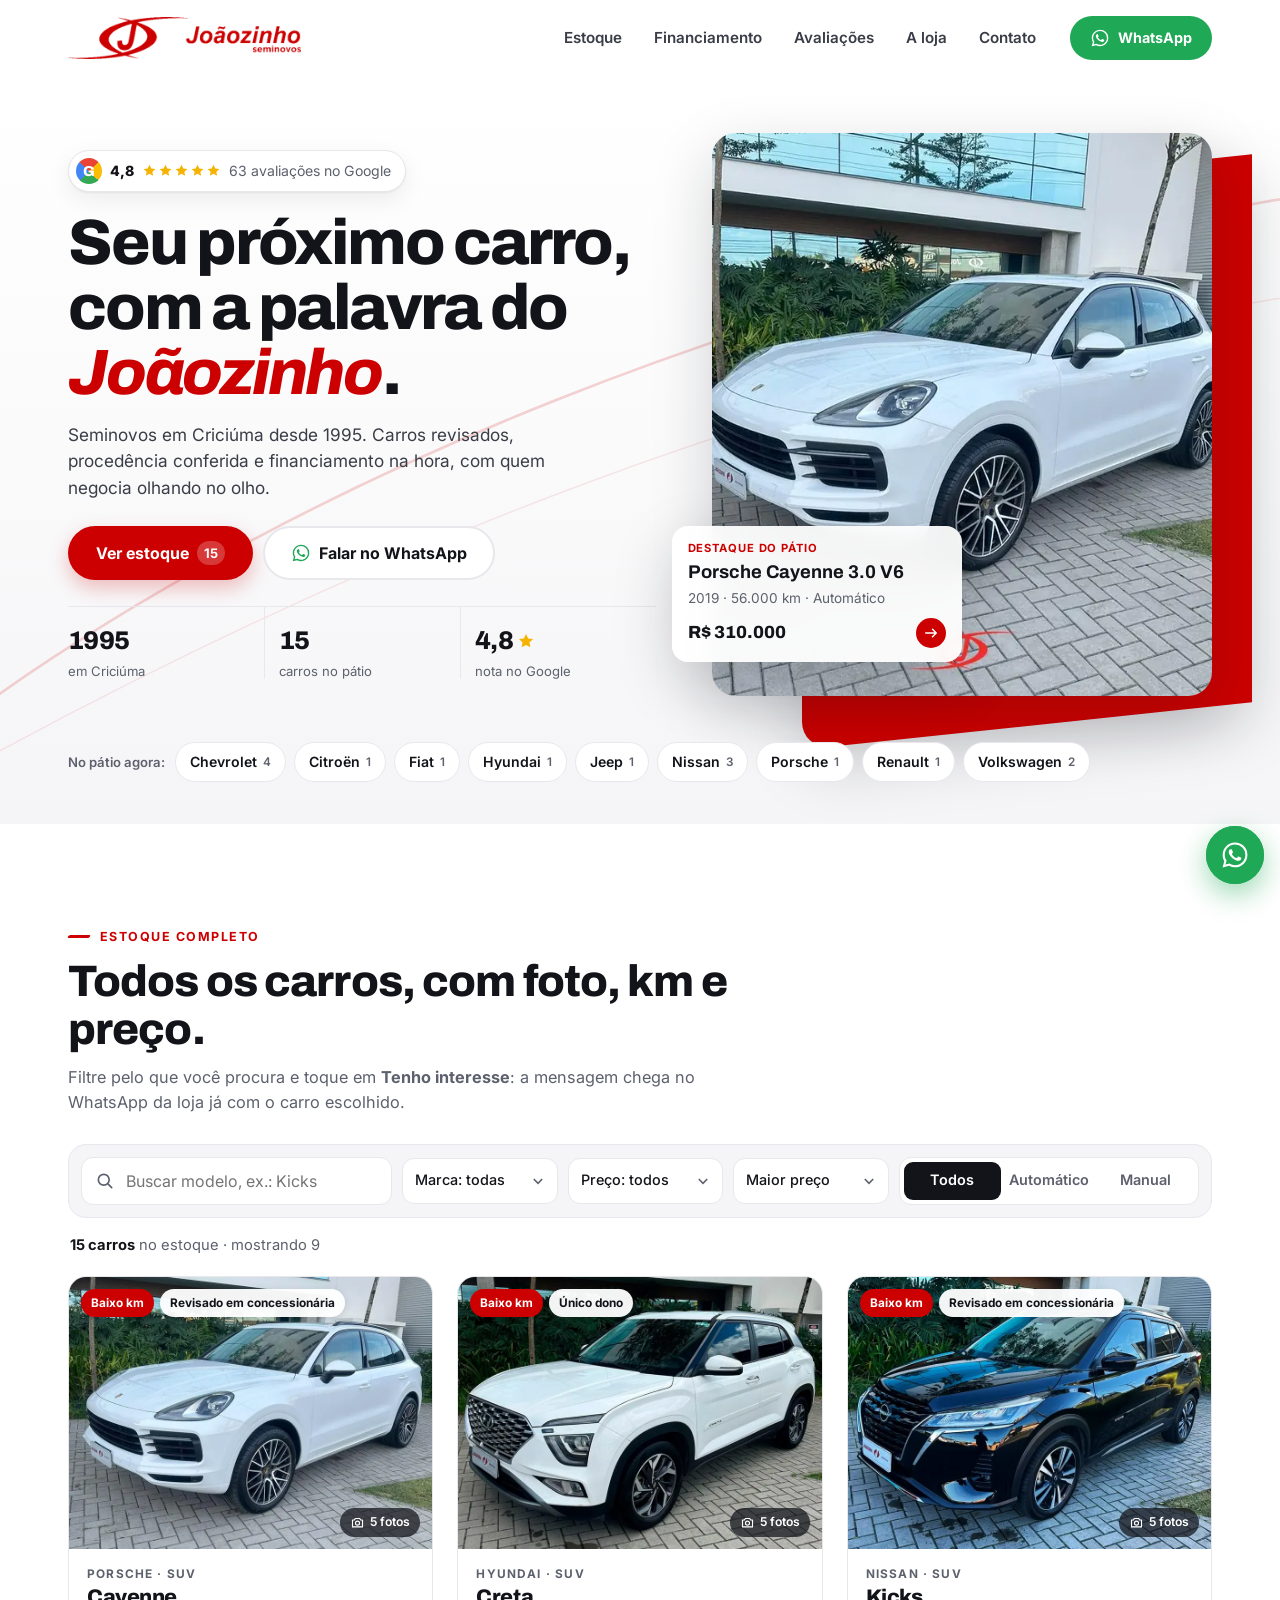
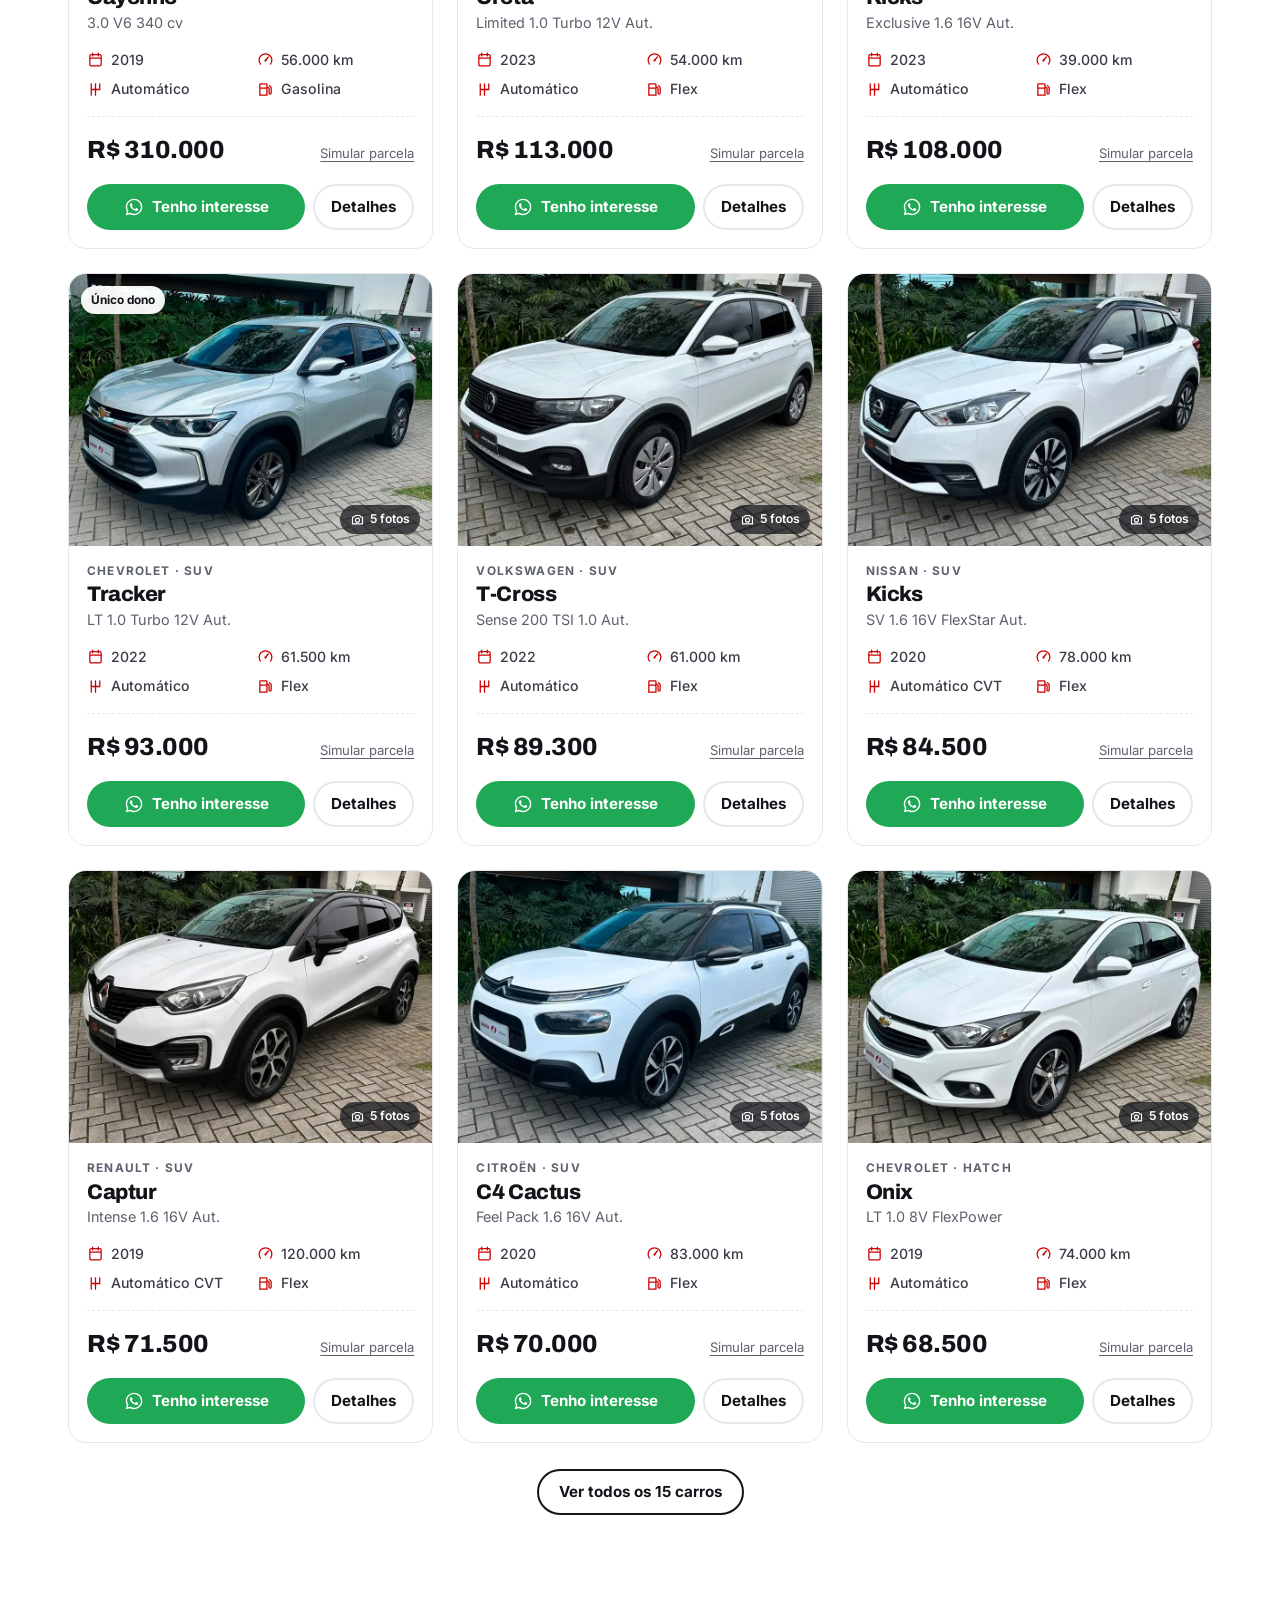
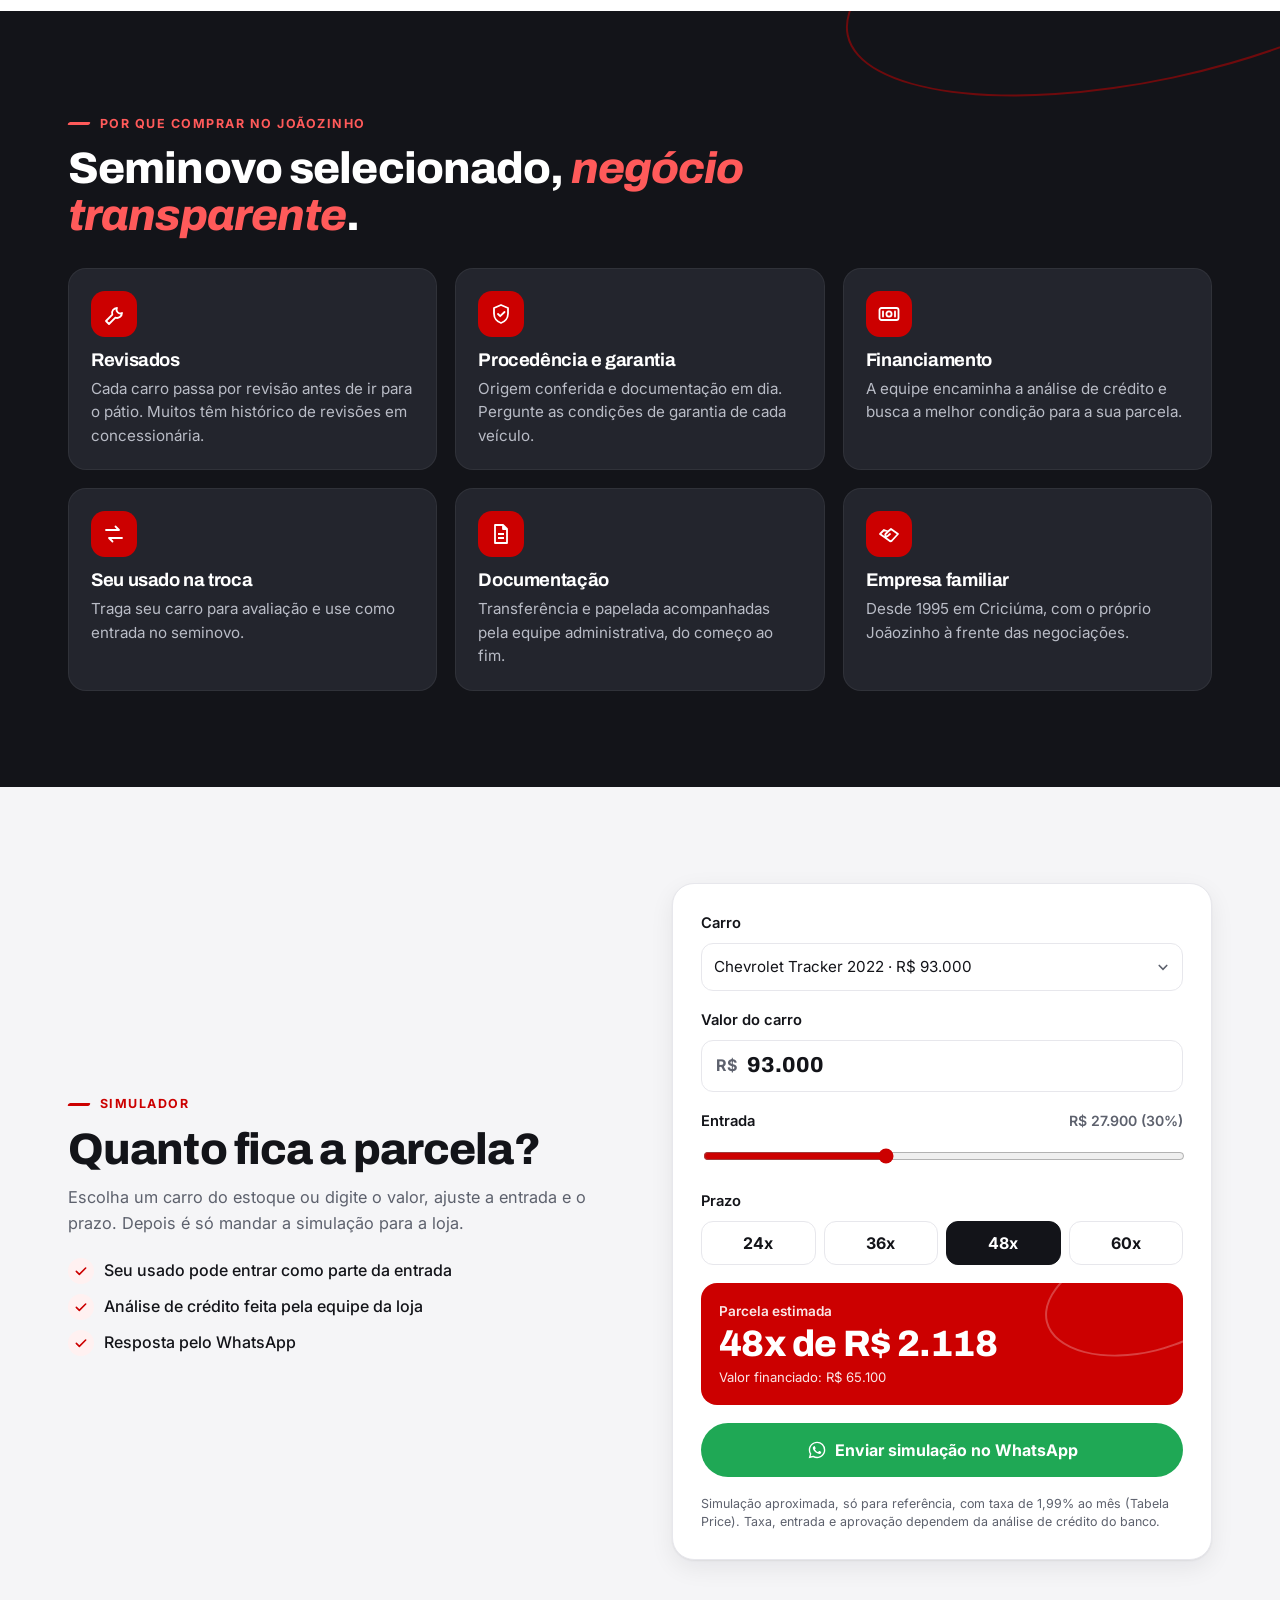
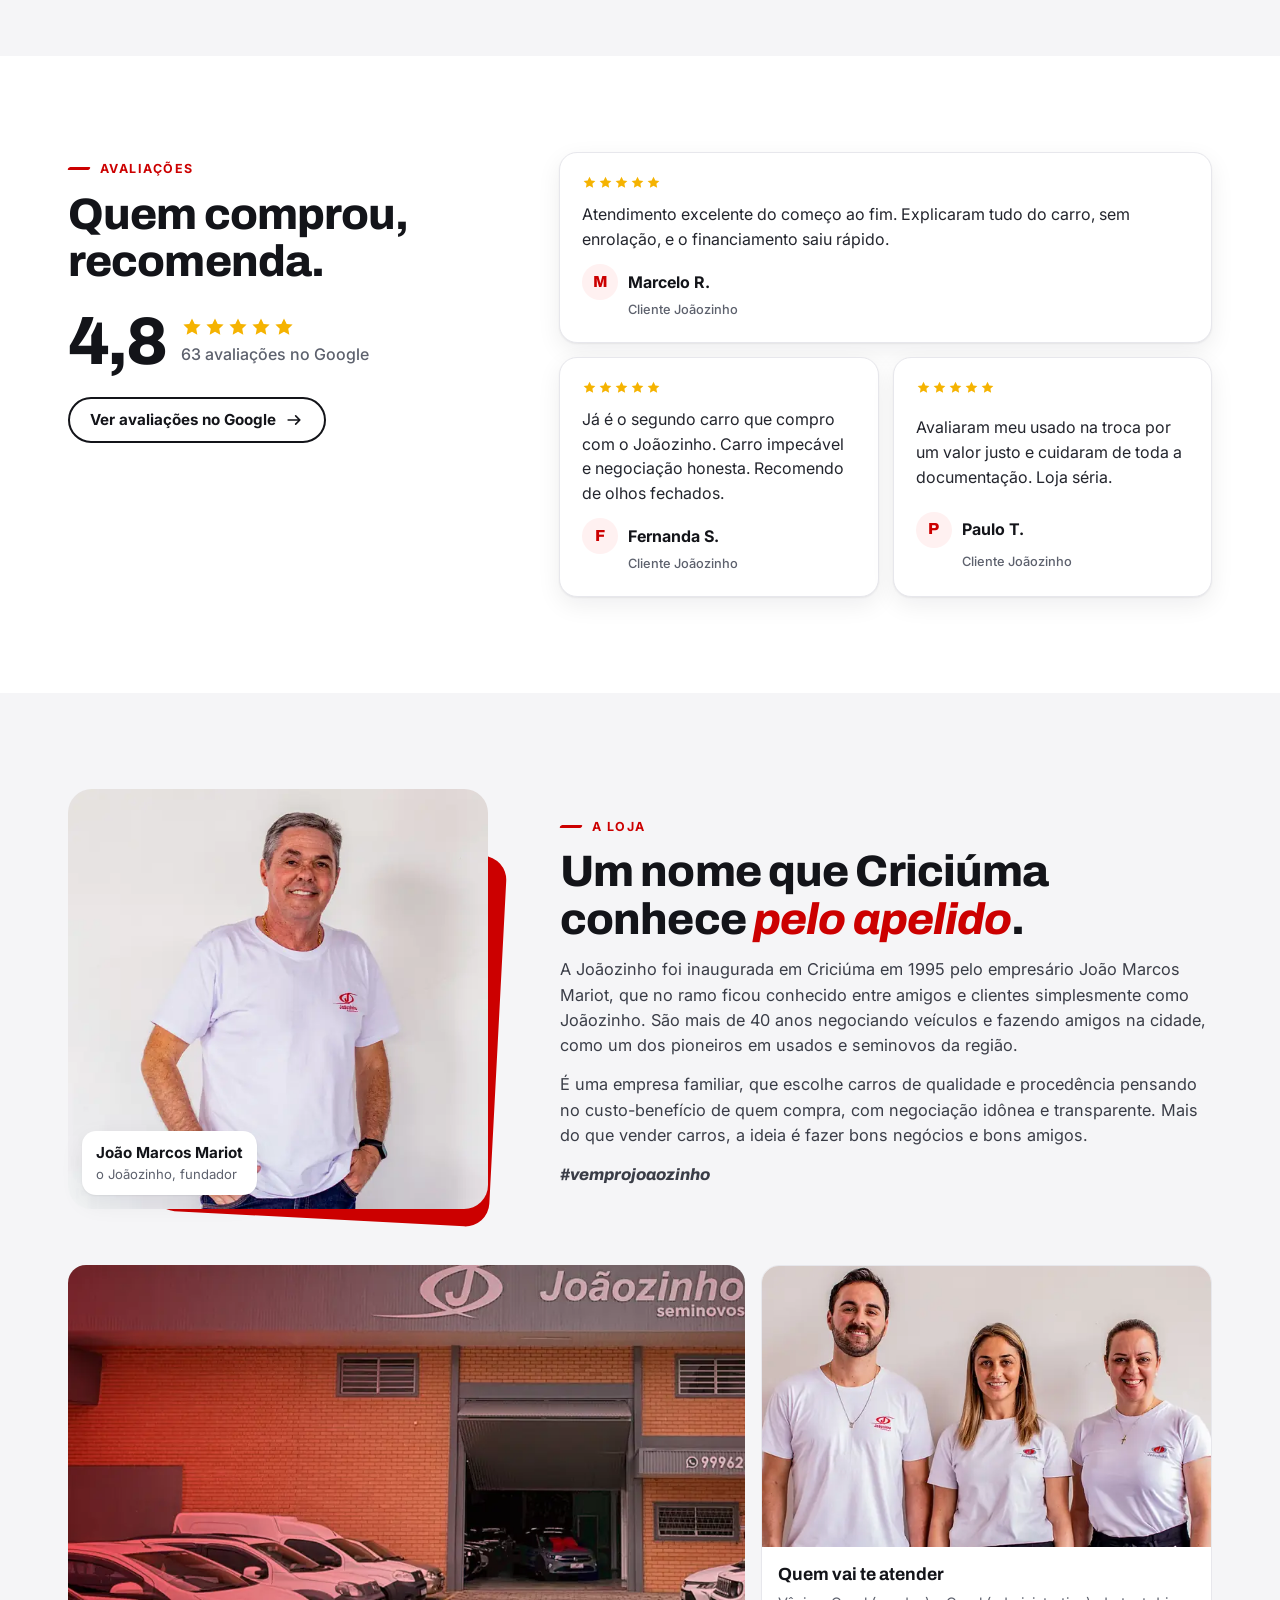
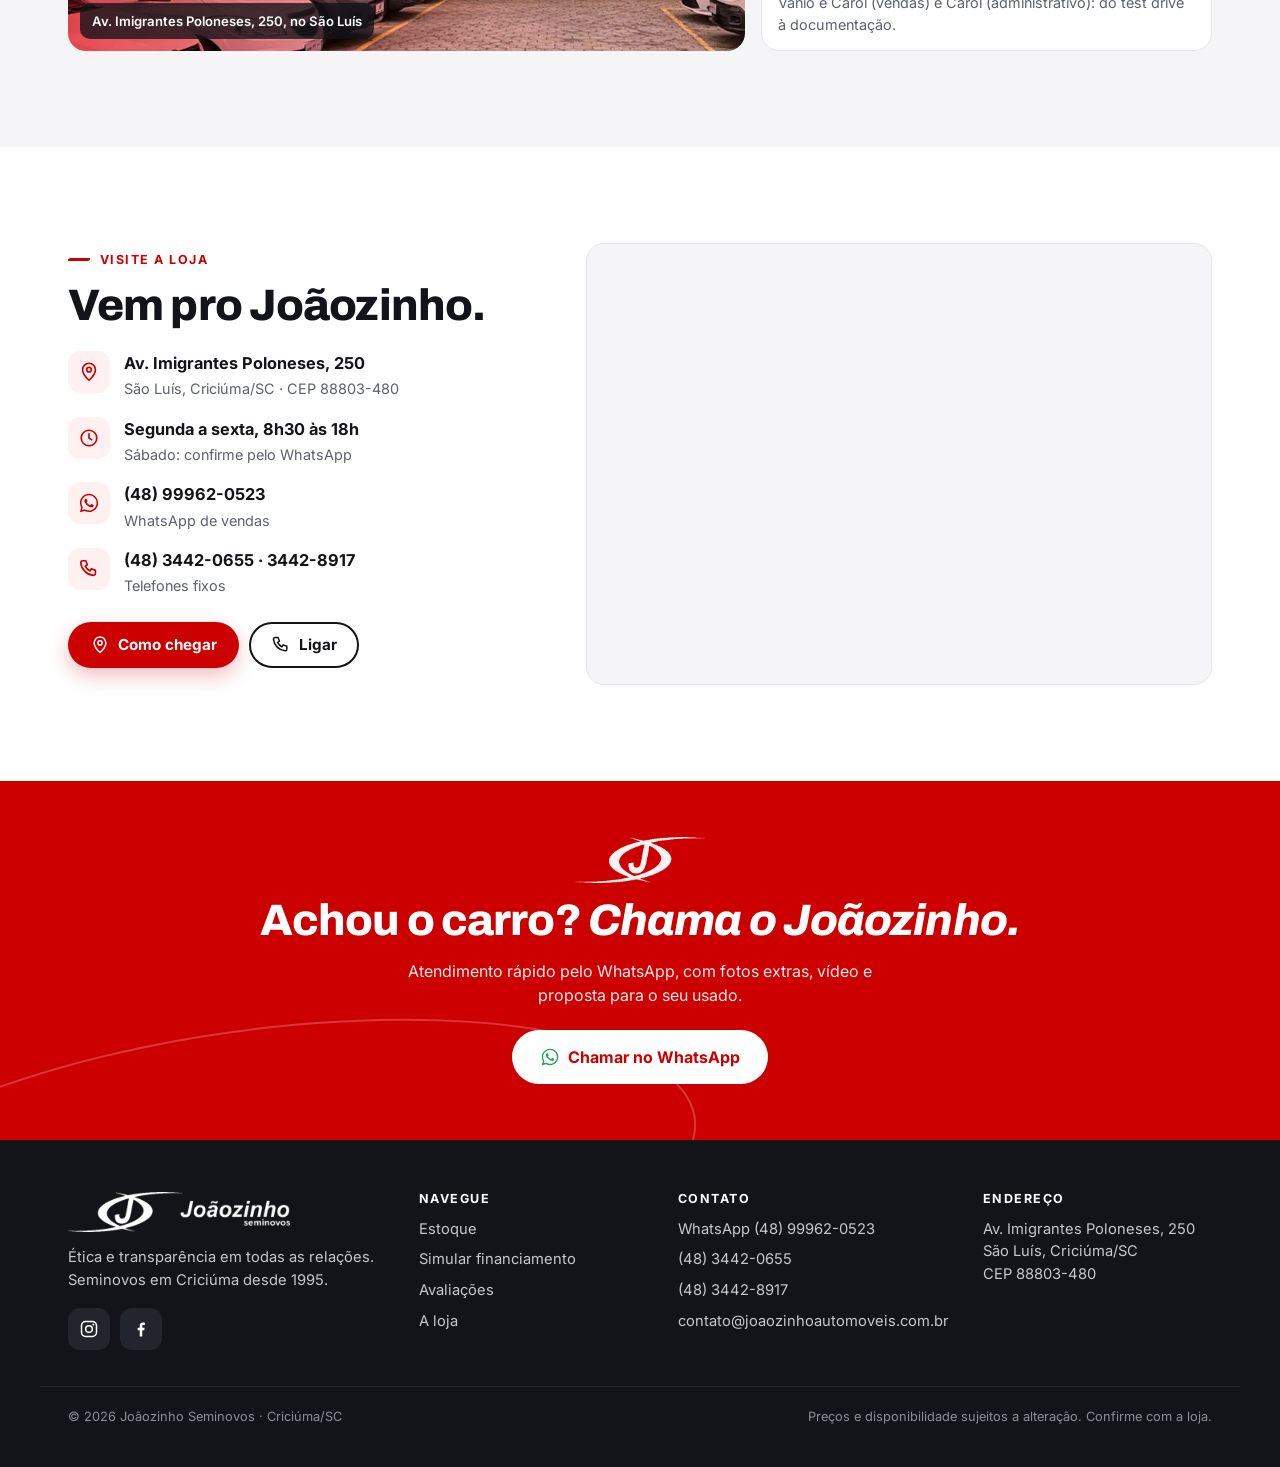
<file: joaozinho-seminovos/index.html>
<!doctype html>
<html lang="pt-BR">
<head>
  <meta charset="utf-8">
  <meta name="viewport" content="width=device-width, initial-scale=1">
  <title>Joãozinho Seminovos | Seminovos em Criciúma desde 1995</title>
  <meta name="description" content="Joãozinho Seminovos: seminovos em Criciúma desde 1995. Estoque completo com fotos, km, câmbio e preço, financiamento e troca. Nota 4,8 no Google. Av. Imigrantes Poloneses, 250, São Luís.">
  <meta name="theme-color" content="#cc0000">

  <meta property="og:type" content="website">
  <meta property="og:locale" content="pt_BR">
  <meta property="og:site_name" content="Joãozinho Seminovos">
  <meta property="og:title" content="Joãozinho Seminovos | Seminovos em Criciúma">
  <meta property="og:description" content="Estoque completo com fotos, km e preço. Nota 4,8 no Google, financiamento e troca. Av. Imigrantes Poloneses, 250, Criciúma/SC.">
  <meta property="og:image" content="assets/img/og-image.jpg">
  <meta property="og:image:width" content="1200">
  <meta property="og:image:height" content="630">
  <meta property="og:image:alt" content="Logo da Joãozinho Seminovos ao lado de um Porsche Cayenne branco do estoque">
  <meta name="twitter:card" content="summary_large_image">

  <link rel="icon" type="image/png" href="assets/img/favicon.png">
  <link rel="apple-touch-icon" href="assets/img/apple-touch-icon.png">

  <link rel="preload" as="image" href="assets/img/hero-960.webp" imagesrcset="assets/img/hero-600.webp 600w, assets/img/hero-960.webp 960w" imagesizes="(min-width: 960px) 520px, 92vw" fetchpriority="high">
  <link rel="preconnect" href="https://fonts.googleapis.com">
  <link rel="preconnect" href="https://fonts.gstatic.com" crossorigin>
  <link rel="stylesheet" href="https://fonts.googleapis.com/css2?family=Archivo:ital,wght@0,600;0,700;0,800;1,800&family=Inter:wght@400;500;600;700&display=swap">
  <link rel="stylesheet" href="css/style.css">

  <script type="application/ld+json">
  {
    "@context": "https://schema.org",
    "@type": "AutoDealer",
    "name": "Joãozinho Seminovos",
    "alternateName": "Joãozinho Automóveis",
    "description": "Revenda de veículos seminovos em Criciúma/SC desde 1995.",
    "image": "assets/img/og-image.jpg",
    "logo": "assets/img/apple-touch-icon.png",
    "telephone": "+55-48-3442-0655",
    "email": "contato@joaozinhoautomoveis.com.br",
    "foundingDate": "1995",
    "address": {
      "@type": "PostalAddress",
      "streetAddress": "Av. Imigrantes Poloneses, 250 - São Luís",
      "addressLocality": "Criciúma",
      "addressRegion": "SC",
      "postalCode": "88803-480",
      "addressCountry": "BR"
    },
    "geo": { "@type": "GeoCoordinates", "latitude": -28.6925061, "longitude": -49.3667037 },
    "openingHoursSpecification": [
      { "@type": "OpeningHoursSpecification", "dayOfWeek": ["Monday", "Tuesday", "Wednesday", "Thursday", "Friday"], "opens": "08:30", "closes": "18:00" }
    ],
    "aggregateRating": { "@type": "AggregateRating", "ratingValue": "4.8", "reviewCount": "63", "bestRating": "5" },
    "sameAs": ["https://www.instagram.com/joaozinho_automoveis/", "https://www.facebook.com/joaozinhoautomoveiscriciuma/"]
  }
  </script>
</head>
<body>
  <svg class="sprite" aria-hidden="true" focusable="false">
    <symbol id="i-wa" viewBox="0 0 24 24"><path fill="currentColor" d="M12.04 2C6.58 2 2.13 6.45 2.13 11.91c0 1.75.46 3.45 1.32 4.95L2.05 22l5.25-1.38a9.9 9.9 0 0 0 4.74 1.21h.01c5.46 0 9.9-4.45 9.9-9.91A9.85 9.85 0 0 0 12.04 2Zm0 18.15h-.01a8.2 8.2 0 0 1-4.19-1.15l-.3-.18-3.12.82.83-3.04-.2-.31a8.2 8.2 0 0 1-1.26-4.38c0-4.54 3.7-8.23 8.25-8.23a8.2 8.2 0 0 1 8.23 8.24c0 4.54-3.7 8.23-8.23 8.23Zm4.52-6.16c-.25-.12-1.47-.72-1.7-.81-.23-.08-.39-.12-.56.13-.16.24-.64.8-.78.97-.15.16-.29.18-.54.06-.25-.12-1.05-.39-1.99-1.23-.74-.66-1.23-1.47-1.38-1.72-.14-.25-.01-.38.11-.5.11-.11.25-.29.37-.43.13-.15.17-.25.25-.42.08-.16.04-.31-.02-.43-.06-.12-.56-1.34-.76-1.84-.2-.48-.41-.42-.56-.42h-.48a.92.92 0 0 0-.66.31c-.23.25-.87.85-.87 2.07 0 1.22.89 2.4 1.01 2.56.12.17 1.75 2.67 4.24 3.74.59.26 1.05.41 1.41.52.6.19 1.13.16 1.56.1.48-.07 1.47-.6 1.67-1.18.21-.58.21-1.07.15-1.18-.06-.1-.22-.16-.47-.28Z"/></symbol>
    <symbol id="i-star" viewBox="0 0 24 24"><path fill="currentColor" d="m12 2.6 2.9 6 6.5.8-4.8 4.5 1.2 6.5L12 17.2l-5.8 3.2 1.2-6.5L2.6 9.4l6.5-.8z"/></symbol>
    <symbol id="i-cal" viewBox="0 0 24 24"><path fill="none" stroke="currentColor" stroke-width="1.8" stroke-linecap="round" d="M4 7a2 2 0 0 1 2-2h12a2 2 0 0 1 2 2v12a2 2 0 0 1-2 2H6a2 2 0 0 1-2-2zM4 10h16M8 3v4M16 3v4"/></symbol>
    <symbol id="i-gauge" viewBox="0 0 24 24"><path fill="none" stroke="currentColor" stroke-width="1.8" stroke-linecap="round" d="M4.9 18.5a9 9 0 1 1 14.2 0M12 13l4-4.5"/><circle cx="12" cy="13.5" r="1.6" fill="currentColor"/></symbol>
    <symbol id="i-gear" viewBox="0 0 24 24"><path fill="none" stroke="currentColor" stroke-width="1.8" stroke-linecap="round" d="M6 4v16M12 4v16M18 4v8H6"/></symbol>
    <symbol id="i-fuel" viewBox="0 0 24 24"><path fill="none" stroke="currentColor" stroke-width="1.8" stroke-linejoin="round" d="M4 20V5a1 1 0 0 1 1-1h8a1 1 0 0 1 1 1v15M3 20h12M4 10h10M14 8l3 2v7a1.5 1.5 0 0 0 3 0V9l-3-3"/></symbol>
    <symbol id="i-search" viewBox="0 0 24 24"><path fill="none" stroke="currentColor" stroke-width="2" stroke-linecap="round" d="m20 20-4.2-4.2M17 10.5a6.5 6.5 0 1 1-13 0 6.5 6.5 0 0 1 13 0Z"/></symbol>
    <symbol id="i-pin" viewBox="0 0 24 24"><path fill="none" stroke="currentColor" stroke-width="1.8" d="M12 21s7-6.2 7-11.5A7 7 0 0 0 5 9.5C5 14.8 12 21 12 21Z"/><circle cx="12" cy="9.5" r="2.5" fill="none" stroke="currentColor" stroke-width="1.8"/></symbol>
    <symbol id="i-phone" viewBox="0 0 24 24"><path fill="none" stroke="currentColor" stroke-width="1.8" stroke-linejoin="round" d="M5 3h3.5l1.7 4.4-2.3 1.5a11 11 0 0 0 5.2 5.2l1.5-2.3L19 13.5V17a2 2 0 0 1-2.2 2A15.5 15.5 0 0 1 3 5.2 2 2 0 0 1 5 3Z"/></symbol>
    <symbol id="i-clock" viewBox="0 0 24 24"><circle cx="12" cy="12" r="8.5" fill="none" stroke="currentColor" stroke-width="1.8"/><path fill="none" stroke="currentColor" stroke-width="1.8" stroke-linecap="round" d="M12 7.5V12l3 2"/></symbol>
    <symbol id="i-arrow" viewBox="0 0 24 24"><path fill="none" stroke="currentColor" stroke-width="2" stroke-linecap="round" stroke-linejoin="round" d="M5 12h14m-5-5 5 5-5 5"/></symbol>
    <symbol id="i-close" viewBox="0 0 24 24"><path fill="none" stroke="currentColor" stroke-width="2.2" stroke-linecap="round" d="M6 6l12 12M18 6 6 18"/></symbol>
    <symbol id="i-chev" viewBox="0 0 24 24"><path fill="none" stroke="currentColor" stroke-width="2.2" stroke-linecap="round" stroke-linejoin="round" d="m9 6 6 6-6 6"/></symbol>
    <symbol id="i-check" viewBox="0 0 24 24"><path fill="none" stroke="currentColor" stroke-width="2.4" stroke-linecap="round" stroke-linejoin="round" d="m5 12.5 4.5 4.5L19 7.5"/></symbol>
    <symbol id="i-shield" viewBox="0 0 24 24"><path fill="none" stroke="currentColor" stroke-width="1.8" stroke-linejoin="round" d="M12 3 5 6v5.5c0 4.4 3 8.2 7 9.5 4-1.3 7-5.1 7-9.5V6z"/><path fill="none" stroke="currentColor" stroke-width="1.8" stroke-linecap="round" stroke-linejoin="round" d="m9 12 2.2 2.2L15.5 10"/></symbol>
    <symbol id="i-wrench" viewBox="0 0 24 24"><path fill="none" stroke="currentColor" stroke-width="1.8" stroke-linejoin="round" d="M14.7 6.3a4 4 0 0 0 5 5L20 11a5 5 0 0 1-6.6 4.7L7 22l-3-3 6.3-6.4A5 5 0 0 1 15 6z"/></symbol>
    <symbol id="i-money" viewBox="0 0 24 24"><rect x="2.5" y="6" width="19" height="12" rx="2" fill="none" stroke="currentColor" stroke-width="1.8"/><circle cx="12" cy="12" r="2.6" fill="none" stroke="currentColor" stroke-width="1.8"/><path stroke="currentColor" stroke-width="1.8" stroke-linecap="round" d="M6 9.5v5M18 9.5v5"/></symbol>
    <symbol id="i-swap" viewBox="0 0 24 24"><path fill="none" stroke="currentColor" stroke-width="1.8" stroke-linecap="round" stroke-linejoin="round" d="M4 8h13l-3.5-3.5M20 16H7l3.5 3.5"/></symbol>
    <symbol id="i-doc" viewBox="0 0 24 24"><path fill="none" stroke="currentColor" stroke-width="1.8" stroke-linejoin="round" d="M6 3h8l4 4v14H6zM14 3v4h4M9 12h6M9 16h6"/></symbol>
    <symbol id="i-hand" viewBox="0 0 24 24"><path fill="none" stroke="currentColor" stroke-width="1.8" stroke-linecap="round" stroke-linejoin="round" d="m3 12 4-4 4 1.5 3-2.5 7 5-6 6.5c-.8.8-2 .8-2.8 0L3 12Zm8-2.5L8.5 12a1.5 1.5 0 0 0 2.1 2.1L13 12"/></symbol>
    <symbol id="i-ig" viewBox="0 0 24 24"><rect x="3" y="3" width="18" height="18" rx="5" fill="none" stroke="currentColor" stroke-width="1.8"/><circle cx="12" cy="12" r="4" fill="none" stroke="currentColor" stroke-width="1.8"/><circle cx="17.3" cy="6.7" r="1.2" fill="currentColor"/></symbol>
    <symbol id="i-fb" viewBox="0 0 24 24"><path fill="currentColor" d="M13.5 21v-7.5H16l.4-3H13.5V8.6c0-.9.3-1.5 1.5-1.5h1.6V4.4c-.3 0-1.2-.1-2.3-.1-2.3 0-3.8 1.4-3.8 3.9v2.3H8v3h2.5V21z"/></symbol>
    <symbol id="i-cam" viewBox="0 0 24 24"><path fill="none" stroke="currentColor" stroke-width="1.8" stroke-linejoin="round" d="M4 8h3l1.5-2.5h7L17 8h3v11H4z"/><circle cx="12" cy="13" r="3.2" fill="none" stroke="currentColor" stroke-width="1.8"/></symbol>
    <symbol id="i-sliders" viewBox="0 0 24 24"><path fill="none" stroke="currentColor" stroke-width="1.8" stroke-linecap="round" d="M4 7h10M18 7h2M4 17h4M12 17h8"/><circle cx="16" cy="7" r="2" fill="none" stroke="currentColor" stroke-width="1.8"/><circle cx="10" cy="17" r="2" fill="none" stroke="currentColor" stroke-width="1.8"/></symbol>
  </svg>

  <a class="skip" href="#estoque">Pular para o estoque</a>

  <header class="topo" id="topo">
    <div class="wrap topo__in">
      <a class="topo__logo" href="#inicio" aria-label="Joãozinho Seminovos, início">
        <img src="assets/img/logo-horiz-red.webp" width="554" height="100" alt="Joãozinho Seminovos">
      </a>
      <nav class="menu" id="menu" aria-label="Menu principal">
        <a href="#estoque">Estoque</a>
        <a href="#financiamento">Financiamento</a>
        <a href="#avaliacoes">Avaliações</a>
        <a href="#sobre">A loja</a>
        <a href="#contato">Contato</a>
      </nav>
      <a class="btn btn--wa topo__wa" data-wa="Olá, Joãozinho! Vim pelo site e queria falar com um vendedor." href="https://wa.me/5548999620523" target="_blank" rel="noopener">
        <svg class="ic"><use href="#i-wa"/></svg><span>WhatsApp</span>
      </a>
      <button class="burger" id="burger" aria-label="Abrir menu" aria-expanded="false" aria-controls="menu"><span></span><span></span><span></span></button>
    </div>
  </header>

  <main id="inicio">
    <!-- HERO -->
    <section class="hero">
      <div class="hero__swoosh" aria-hidden="true">
        <svg viewBox="0 0 1200 600" preserveAspectRatio="none"><path d="M-40 520C260 330 720 160 1260 90" fill="none" stroke="currentColor" stroke-width="2.2"/><path d="M-40 560C320 390 760 230 1260 170" fill="none" stroke="currentColor" stroke-width="1.2" opacity=".55"/></svg>
      </div>
      <div class="wrap hero__in">
        <div class="hero__txt">
          <a class="gbadge" href="https://maps.google.com/?cid=6932353659451439498" target="_blank" rel="noopener" aria-label="Nota 4,8 no Google com 63 avaliações">
            <span class="gbadge__g" aria-hidden="true">G</span>
            <strong>4,8</strong>
            <span class="stars" aria-hidden="true"><svg><use href="#i-star"/></svg><svg><use href="#i-star"/></svg><svg><use href="#i-star"/></svg><svg><use href="#i-star"/></svg><svg><use href="#i-star"/></svg></span>
            <span class="gbadge__n">63 avaliações no Google</span>
          </a>
          <h1>Seu próximo carro, com a palavra do <em>Joãozinho</em>.</h1>
          <p class="hero__lead">Seminovos em Criciúma desde 1995. Carros revisados, procedência conferida e financiamento na hora, com quem negocia olhando no olho.</p>
          <div class="hero__ctas">
            <a class="btn btn--red btn--lg" href="#estoque">Ver estoque <span class="pill" data-total>15</span></a>
            <a class="btn btn--ghost btn--lg" data-wa="Olá, Joãozinho! Vim pelo site e queria ajuda para escolher um carro." href="https://wa.me/5548999620523" target="_blank" rel="noopener"><svg class="ic"><use href="#i-wa"/></svg>Falar no WhatsApp</a>
          </div>
          <ul class="hero__facts">
            <li><strong>1995</strong><span>em Criciúma</span></li>
            <li><strong data-total>15</strong><span>carros no pátio</span></li>
            <li><strong>4,8<svg class="ic ic--star"><use href="#i-star"/></svg></strong><span>nota no Google</span></li>
          </ul>
        </div>
        <div class="hero__media">
          <div class="hero__panel" aria-hidden="true"></div>
          <picture>
            <img class="hero__img" src="assets/img/hero-960.webp" srcset="assets/img/hero-600.webp 600w, assets/img/hero-960.webp 960w" sizes="(min-width: 960px) 520px, 92vw" width="960" height="1080" alt="Porsche Cayenne branco 2019 do estoque da Joãozinho Seminovos" fetchpriority="high">
          </picture>
          <button class="hero__card" type="button" data-open="cayenne-2019">
            <span class="hero__card-tag">Destaque do pátio</span>
            <strong>Porsche Cayenne 3.0 V6</strong>
            <span class="hero__card-meta">2019 · 56.000 km · Automático</span>
            <span class="hero__card-price">R$ 310.000 <svg class="ic"><use href="#i-arrow"/></svg></span>
          </button>
        </div>
      </div>
      <div class="wrap marcas" aria-label="Filtrar por marca">
        <span class="marcas__lbl">No pátio agora:</span>
        <div class="marcas__list" id="marcasChips"></div>
      </div>
    </section>

    <!-- ESTOQUE -->
    <section class="sec estoque" id="estoque">
      <div class="wrap">
        <div class="sec__head">
          <p class="eyebrow">Estoque completo</p>
          <h2>Todos os carros, com foto, km e preço.</h2>
          <p class="sec__sub">Filtre pelo que você procura e toque em <strong>Tenho interesse</strong>: a mensagem chega no WhatsApp da loja já com o carro escolhido.</p>
        </div>

        <form class="filtros" id="filtros" role="search" onsubmit="return false">
          <label class="f-busca">
            <span class="sr">Buscar modelo</span>
            <svg class="ic"><use href="#i-search"/></svg>
            <input type="search" id="fBusca" placeholder="Buscar modelo, ex.: Kicks" autocomplete="off">
          </label>
          <label class="f-sel"><span class="sr">Marca</span>
            <select id="fMarca"><option value="">Marca: todas</option></select>
          </label>
          <label class="f-sel"><span class="sr">Faixa de preço</span>
            <select id="fPreco">
              <option value="">Preço: todos</option>
              <option value="0-50000">Até R$ 50 mil</option>
              <option value="50000-80000">R$ 50 a 80 mil</option>
              <option value="80000-120000">R$ 80 a 120 mil</option>
              <option value="120000-99999999">Acima de R$ 120 mil</option>
            </select>
          </label>
          <label class="f-sel f-sel--ordem"><span class="sr">Ordenar</span>
            <select id="fOrdem">
              <option value="preco-desc">Maior preço</option>
              <option value="preco-asc">Menor preço</option>
              <option value="ano-desc">Mais novos</option>
              <option value="km-asc">Menor km</option>
            </select>
          </label>
          <div class="f-seg" role="group" aria-label="Câmbio">
            <button type="button" class="on" data-cambio="">Todos</button>
            <button type="button" data-cambio="auto">Automático</button>
            <button type="button" data-cambio="Manual">Manual</button>
          </div>
        </form>
        <div class="resumo">
          <p id="resumo" aria-live="polite"></p>
          <button type="button" class="link" id="limpar" hidden>Limpar filtros</button>
        </div>

        <div class="grid" id="grid"></div>
        <div class="vazio" id="vazio" hidden>
          <p><strong>Nenhum carro com esses filtros.</strong> Conta pra gente o que você procura que o Joãozinho encontra.</p>
          <a class="btn btn--wa" data-wa="Olá! Não achei no site o carro que procuro. Estou buscando:" href="https://wa.me/5548999620523" target="_blank" rel="noopener"><svg class="ic"><use href="#i-wa"/></svg>Pedir pelo WhatsApp</a>
        </div>
        <div class="mais">
          <button type="button" class="btn btn--outline" id="verMais" hidden>Ver todos os carros</button>
        </div>
      </div>
    </section>

    <!-- DIFERENCIAIS -->
    <section class="sec dif">
      <div class="wrap">
        <div class="sec__head sec__head--light">
          <p class="eyebrow">Por que comprar no Joãozinho</p>
          <h2>Seminovo selecionado, <em>negócio transparente</em>.</h2>
        </div>
        <ul class="dif__grid">
          <li><span class="dif__ic"><svg><use href="#i-wrench"/></svg></span><h3>Revisados</h3><p>Cada carro passa por revisão antes de ir para o pátio. Muitos têm histórico de revisões em concessionária.</p></li>
          <li><span class="dif__ic"><svg><use href="#i-shield"/></svg></span><h3>Procedência e garantia</h3><p>Origem conferida e documentação em dia. Pergunte as condições de garantia de cada veículo.</p></li>
          <li><span class="dif__ic"><svg><use href="#i-money"/></svg></span><h3>Financiamento</h3><p>A equipe encaminha a análise de crédito e busca a melhor condição para a sua parcela.</p></li>
          <li><span class="dif__ic"><svg><use href="#i-swap"/></svg></span><h3>Seu usado na troca</h3><p>Traga seu carro para avaliação e use como entrada no seminovo.</p></li>
          <li><span class="dif__ic"><svg><use href="#i-doc"/></svg></span><h3>Documentação</h3><p>Transferência e papelada acompanhadas pela equipe administrativa, do começo ao fim.</p></li>
          <li><span class="dif__ic"><svg><use href="#i-hand"/></svg></span><h3>Empresa familiar</h3><p>Desde 1995 em Criciúma, com o próprio Joãozinho à frente das negociações.</p></li>
        </ul>
      </div>
    </section>

    <!-- FINANCIAMENTO -->
    <section class="sec fin" id="financiamento">
      <div class="wrap fin__in">
        <div class="fin__txt">
          <p class="eyebrow">Simulador</p>
          <h2>Quanto fica a parcela?</h2>
          <p class="sec__sub">Escolha um carro do estoque ou digite o valor, ajuste a entrada e o prazo. Depois é só mandar a simulação para a loja.</p>
          <ul class="checks">
            <li><svg class="ic"><use href="#i-check"/></svg>Seu usado pode entrar como parte da entrada</li>
            <li><svg class="ic"><use href="#i-check"/></svg>Análise de crédito feita pela equipe da loja</li>
            <li><svg class="ic"><use href="#i-check"/></svg>Resposta pelo WhatsApp</li>
          </ul>
        </div>
        <form class="sim" id="sim" onsubmit="return false">
          <label class="sim__f">
            <span>Carro</span>
            <select id="sCarro"><option value="">Digitar outro valor</option></select>
          </label>
          <label class="sim__f">
            <span>Valor do carro</span>
            <div class="money"><span>R$</span><input id="sValor" inputmode="numeric" value="93.000" aria-label="Valor do carro em reais"></div>
          </label>
          <label class="sim__f">
            <span>Entrada <output id="sEntradaOut">R$ 27.900 (30%)</output></span>
            <input type="range" id="sEntrada" min="0" max="80" step="5" value="30" aria-label="Percentual de entrada">
          </label>
          <div class="sim__f">
            <span>Prazo</span>
            <div class="sim__prazos" role="group" aria-label="Prazo em meses">
              <button type="button" data-prazo="24">24x</button>
              <button type="button" data-prazo="36">36x</button>
              <button type="button" class="on" data-prazo="48">48x</button>
              <button type="button" data-prazo="60">60x</button>
            </div>
          </div>
          <div class="sim__res">
            <span>Parcela estimada</span>
            <strong id="sParcela">R$ 0</strong>
            <small id="sDet"></small>
          </div>
          <a class="btn btn--wa btn--lg btn--block" id="sEnviar" href="https://wa.me/5548999620523" target="_blank" rel="noopener"><svg class="ic"><use href="#i-wa"/></svg>Enviar simulação no WhatsApp</a>
          <p class="sim__aviso">Simulação aproximada, só para referência, com taxa de 1,99% ao mês (Tabela Price). Taxa, entrada e aprovação dependem da análise de crédito do banco.</p>
        </form>
      </div>
    </section>

    <!-- AVALIAÇÕES -->
    <section class="sec aval" id="avaliacoes">
      <div class="wrap aval__in">
        <div class="aval__nota">
          <p class="eyebrow">Avaliações</p>
          <h2>Quem comprou, recomenda.</h2>
          <div class="nota">
            <strong>4,8</strong>
            <div>
              <span class="stars stars--lg" aria-hidden="true"><svg><use href="#i-star"/></svg><svg><use href="#i-star"/></svg><svg><use href="#i-star"/></svg><svg><use href="#i-star"/></svg><svg><use href="#i-star"/></svg></span>
              <span>63 avaliações no Google</span>
            </div>
          </div>
          <a class="btn btn--outline" href="https://maps.google.com/?cid=6932353659451439498" target="_blank" rel="noopener">Ver avaliações no Google <svg class="ic"><use href="#i-arrow"/></svg></a>
        </div>
        <div class="aval__lista">
          <figure class="dep">
            <span class="stars" aria-label="5 estrelas"><svg><use href="#i-star"/></svg><svg><use href="#i-star"/></svg><svg><use href="#i-star"/></svg><svg><use href="#i-star"/></svg><svg><use href="#i-star"/></svg></span>
            <blockquote>Atendimento excelente do começo ao fim. Explicaram tudo do carro, sem enrolação, e o financiamento saiu rápido.</blockquote>
            <figcaption><span class="dep__av">M</span>Marcelo R.<small>Cliente Joãozinho</small></figcaption>
          </figure>
          <figure class="dep">
            <span class="stars" aria-label="5 estrelas"><svg><use href="#i-star"/></svg><svg><use href="#i-star"/></svg><svg><use href="#i-star"/></svg><svg><use href="#i-star"/></svg><svg><use href="#i-star"/></svg></span>
            <blockquote>Já é o segundo carro que compro com o Joãozinho. Carro impecável e negociação honesta. Recomendo de olhos fechados.</blockquote>
            <figcaption><span class="dep__av">F</span>Fernanda S.<small>Cliente Joãozinho</small></figcaption>
          </figure>
          <figure class="dep">
            <span class="stars" aria-label="5 estrelas"><svg><use href="#i-star"/></svg><svg><use href="#i-star"/></svg><svg><use href="#i-star"/></svg><svg><use href="#i-star"/></svg><svg><use href="#i-star"/></svg></span>
            <blockquote>Avaliaram meu usado na troca por um valor justo e cuidaram de toda a documentação. Loja séria.</blockquote>
            <figcaption><span class="dep__av">P</span>Paulo T.<small>Cliente Joãozinho</small></figcaption>
          </figure>
        </div>
      </div>
    </section>

    <!-- SOBRE -->
    <section class="sec sobre" id="sobre">
      <div class="wrap">
        <div class="sobre__top">
          <figure class="sobre__joao">
            <img src="assets/img/joao-marcos-mariot.webp" width="640" height="640" loading="lazy" alt="João Marcos Mariot, o Joãozinho, fundador da loja">
            <figcaption><strong>João Marcos Mariot</strong>o Joãozinho, fundador</figcaption>
          </figure>
          <div class="sobre__txt">
            <p class="eyebrow">A loja</p>
            <h2>Um nome que Criciúma conhece <em>pelo apelido</em>.</h2>
            <p>A Joãozinho foi inaugurada em Criciúma em 1995 pelo empresário João Marcos Mariot, que no ramo ficou conhecido entre amigos e clientes simplesmente como Joãozinho. São mais de 40 anos negociando veículos e fazendo amigos na cidade, como um dos pioneiros em usados e seminovos da região.</p>
            <p>É uma empresa familiar, que escolhe carros de qualidade e procedência pensando no custo-benefício de quem compra, com negociação idônea e transparente. Mais do que vender carros, a ideia é fazer bons negócios e bons amigos.</p>
            <p class="hashtag">#vemprojoaozinho</p>
          </div>
        </div>
        <div class="sobre__fotos">
          <figure class="sobre__fachada">
            <img src="assets/img/fachada.webp" width="1140" height="500" loading="lazy" alt="Fachada da Joãozinho Seminovos com carros no pátio, na Av. Imigrantes Poloneses">
            <figcaption>Av. Imigrantes Poloneses, 250, no São Luís</figcaption>
          </figure>
          <figure class="sobre__equipe">
            <img src="assets/img/equipe.webp" width="640" height="640" loading="lazy" alt="Equipe da Joãozinho Seminovos: Vânio e as duas Carols">
            <figcaption><strong>Quem vai te atender</strong>Vânio e Carol (vendas) e Carol (administrativo): do test drive à documentação.</figcaption>
          </figure>
        </div>
      </div>
    </section>

    <!-- CONTATO -->
    <section class="sec contato" id="contato">
      <div class="wrap contato__in">
        <div class="contato__info">
          <p class="eyebrow">Visite a loja</p>
          <h2>Vem pro Joãozinho.</h2>
          <ul class="contato__lista">
            <li><svg class="ic"><use href="#i-pin"/></svg><div><strong>Av. Imigrantes Poloneses, 250</strong><span>São Luís, Criciúma/SC · CEP 88803-480</span></div></li>
            <li><svg class="ic"><use href="#i-clock"/></svg><div><strong>Segunda a sexta, 8h30 às 18h</strong><span>Sábado: confirme pelo WhatsApp</span></div></li>
            <li><svg class="ic"><use href="#i-wa"/></svg><div><strong><a data-wa="Olá, Joãozinho! Vim pelo site." href="https://wa.me/5548999620523" target="_blank" rel="noopener">(48) 99962-0523</a></strong><span>WhatsApp de vendas</span></div></li>
            <li><svg class="ic"><use href="#i-phone"/></svg><div><strong><a href="tel:+554834420655">(48) 3442-0655</a> · <a href="tel:+554834428917">3442-8917</a></strong><span>Telefones fixos</span></div></li>
          </ul>
          <div class="contato__btns">
            <a class="btn btn--red" href="https://www.google.com/maps/dir/?api=1&amp;destination=Jo%C3%A3ozinho%20Seminovos%2C%20Av.%20Imigrantes%20Poloneses%2C%20250%20-%20S%C3%A3o%20Lu%C3%ADs%2C%20Crici%C3%BAma%20-%20SC" target="_blank" rel="noopener"><svg class="ic"><use href="#i-pin"/></svg>Como chegar</a>
            <a class="btn btn--outline" href="tel:+554834420655"><svg class="ic"><use href="#i-phone"/></svg>Ligar</a>
          </div>
        </div>
        <div class="mapa">
          <iframe title="Mapa: Joãozinho Seminovos em Criciúma" src="https://www.google.com/maps?q=Jo%C3%A3ozinho%20Seminovos%2C%20Av.%20Imigrantes%20Poloneses%2C%20250%2C%20Crici%C3%BAma%20-%20SC&amp;z=16&amp;hl=pt-BR&amp;output=embed" loading="lazy" referrerpolicy="no-referrer-when-downgrade" allowfullscreen></iframe>
        </div>
      </div>
    </section>

    <section class="cta">
      <div class="wrap cta__in">
        <img src="assets/img/logo-mark-white.webp" width="382" height="134" alt="" loading="lazy" class="cta__mark">
        <h2>Achou o carro? <em>Chama o Joãozinho.</em></h2>
        <p>Atendimento rápido pelo WhatsApp, com fotos extras, vídeo e proposta para o seu usado.</p>
        <a class="btn btn--white btn--lg" data-wa="Olá, Joãozinho! Vim pelo site e quero fazer uma proposta." href="https://wa.me/5548999620523" target="_blank" rel="noopener"><svg class="ic"><use href="#i-wa"/></svg>Chamar no WhatsApp</a>
      </div>
    </section>
  </main>

  <footer class="rodape">
    <div class="wrap rodape__in">
      <div class="rodape__marca">
        <img src="assets/img/logo-horiz-white.webp" width="554" height="100" alt="Joãozinho Seminovos" loading="lazy">
        <p>Ética e transparência em todas as relações. Seminovos em Criciúma desde 1995.</p>
        <div class="rodape__redes">
          <a href="https://www.instagram.com/joaozinho_automoveis/" target="_blank" rel="noopener" aria-label="Instagram"><svg class="ic"><use href="#i-ig"/></svg></a>
          <a href="https://www.facebook.com/joaozinhoautomoveiscriciuma/" target="_blank" rel="noopener" aria-label="Facebook"><svg class="ic"><use href="#i-fb"/></svg></a>
        </div>
      </div>
      <div>
        <h3>Navegue</h3>
        <ul>
          <li><a href="#estoque">Estoque</a></li>
          <li><a href="#financiamento">Simular financiamento</a></li>
          <li><a href="#avaliacoes">Avaliações</a></li>
          <li><a href="#sobre">A loja</a></li>
        </ul>
      </div>
      <div>
        <h3>Contato</h3>
        <ul>
          <li><a data-wa="Olá, Joãozinho! Vim pelo site." href="https://wa.me/5548999620523" target="_blank" rel="noopener">WhatsApp (48) 99962-0523</a></li>
          <li><a href="tel:+554834420655">(48) 3442-0655</a></li>
          <li><a href="tel:+554834428917">(48) 3442-8917</a></li>
          <li><a href="mailto:contato@joaozinhoautomoveis.com.br">contato@joaozinhoautomoveis.com.br</a></li>
        </ul>
      </div>
      <div>
        <h3>Endereço</h3>
        <p>Av. Imigrantes Poloneses, 250<br>São Luís, Criciúma/SC<br>CEP 88803-480</p>
      </div>
    </div>
    <div class="wrap rodape__base">
      <span>© <span id="ano">2026</span> Joãozinho Seminovos · Criciúma/SC</span>
      <span>Preços e disponibilidade sujeitos a alteração. Confirme com a loja.</span>
    </div>
  </footer>

  <a class="wa-float" data-wa="Olá, Joãozinho! Vim pelo site e queria falar com um vendedor." href="https://wa.me/5548999620523" target="_blank" rel="noopener" aria-label="Falar no WhatsApp">
    <svg><use href="#i-wa"/></svg>
  </a>

  <!-- MODAL DO CARRO -->
  <div class="modal" id="modal" role="dialog" aria-modal="true" aria-labelledby="mTitulo" hidden>
    <div class="modal__bg" data-close></div>
    <div class="modal__box" tabindex="-1">
      <button class="modal__x" type="button" data-close aria-label="Fechar"><svg><use href="#i-close"/></svg></button>
      <div class="modal__gal">
        <div class="gal" id="mGal"></div>
        <button class="gal__nav gal__nav--prev" type="button" id="gPrev" aria-label="Foto anterior"><svg><use href="#i-chev"/></svg></button>
        <button class="gal__nav" type="button" id="gNext" aria-label="Próxima foto"><svg><use href="#i-chev"/></svg></button>
        <span class="gal__count" id="gCount"></span>
        <div class="gal__thumbs" id="mThumbs"></div>
      </div>
      <div class="modal__info">
        <p class="modal__marca" id="mMarca"></p>
        <h3 id="mTitulo"></h3>
        <p class="modal__versao" id="mVersao"></p>
        <p class="modal__preco" id="mPreco"></p>
        <ul class="specs specs--modal" id="mSpecs"></ul>
        <p class="modal__obs" id="mObs"></p>
        <div class="modal__itens" id="mItensWrap">
          <h4>Itens do carro</h4>
          <ul id="mItens"></ul>
        </div>
        <div class="modal__btns">
          <a class="btn btn--wa btn--lg" id="mWa" href="https://wa.me/5548999620523" target="_blank" rel="noopener"><svg class="ic"><use href="#i-wa"/></svg>Tenho interesse</a>
          <button class="btn btn--outline btn--lg" type="button" id="mSim">Simular parcela</button>
        </div>
      </div>
    </div>
  </div>

  <script src="js/main.js"></script>
</body>
</html>
</file>
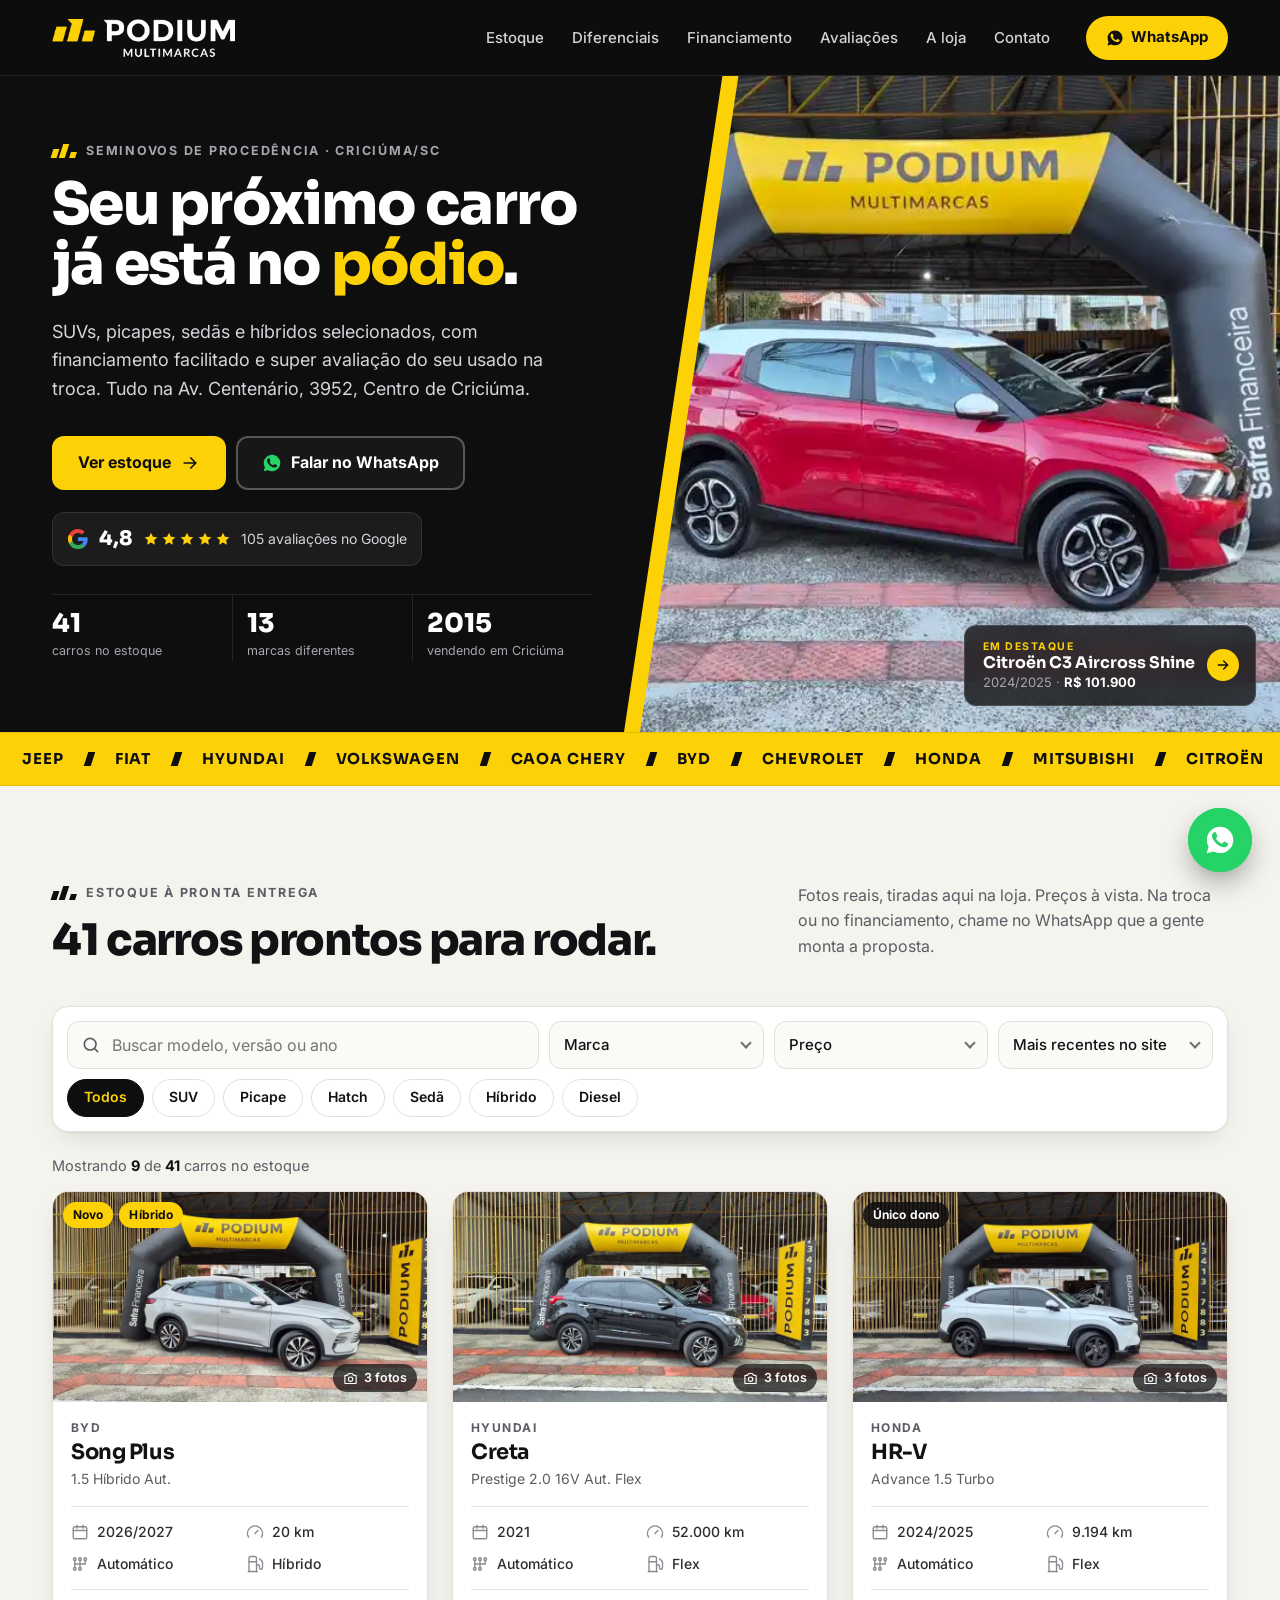
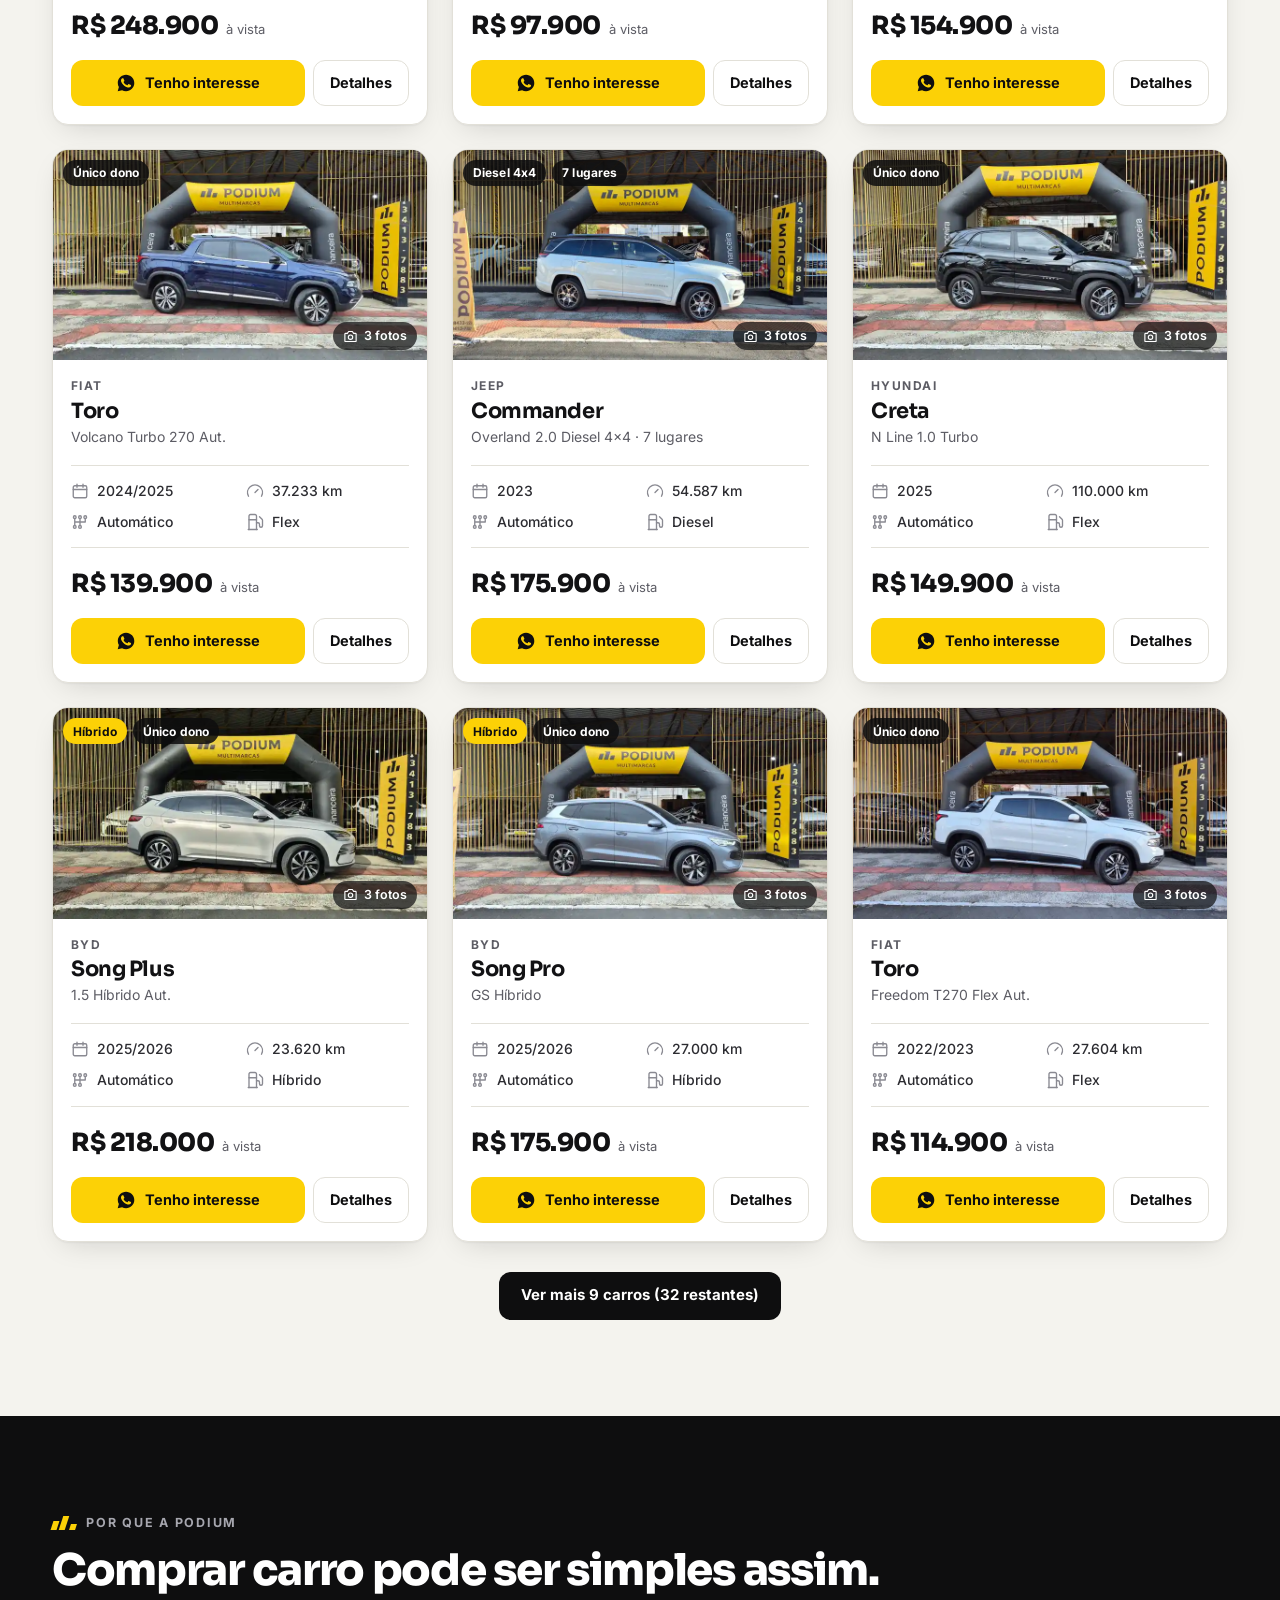
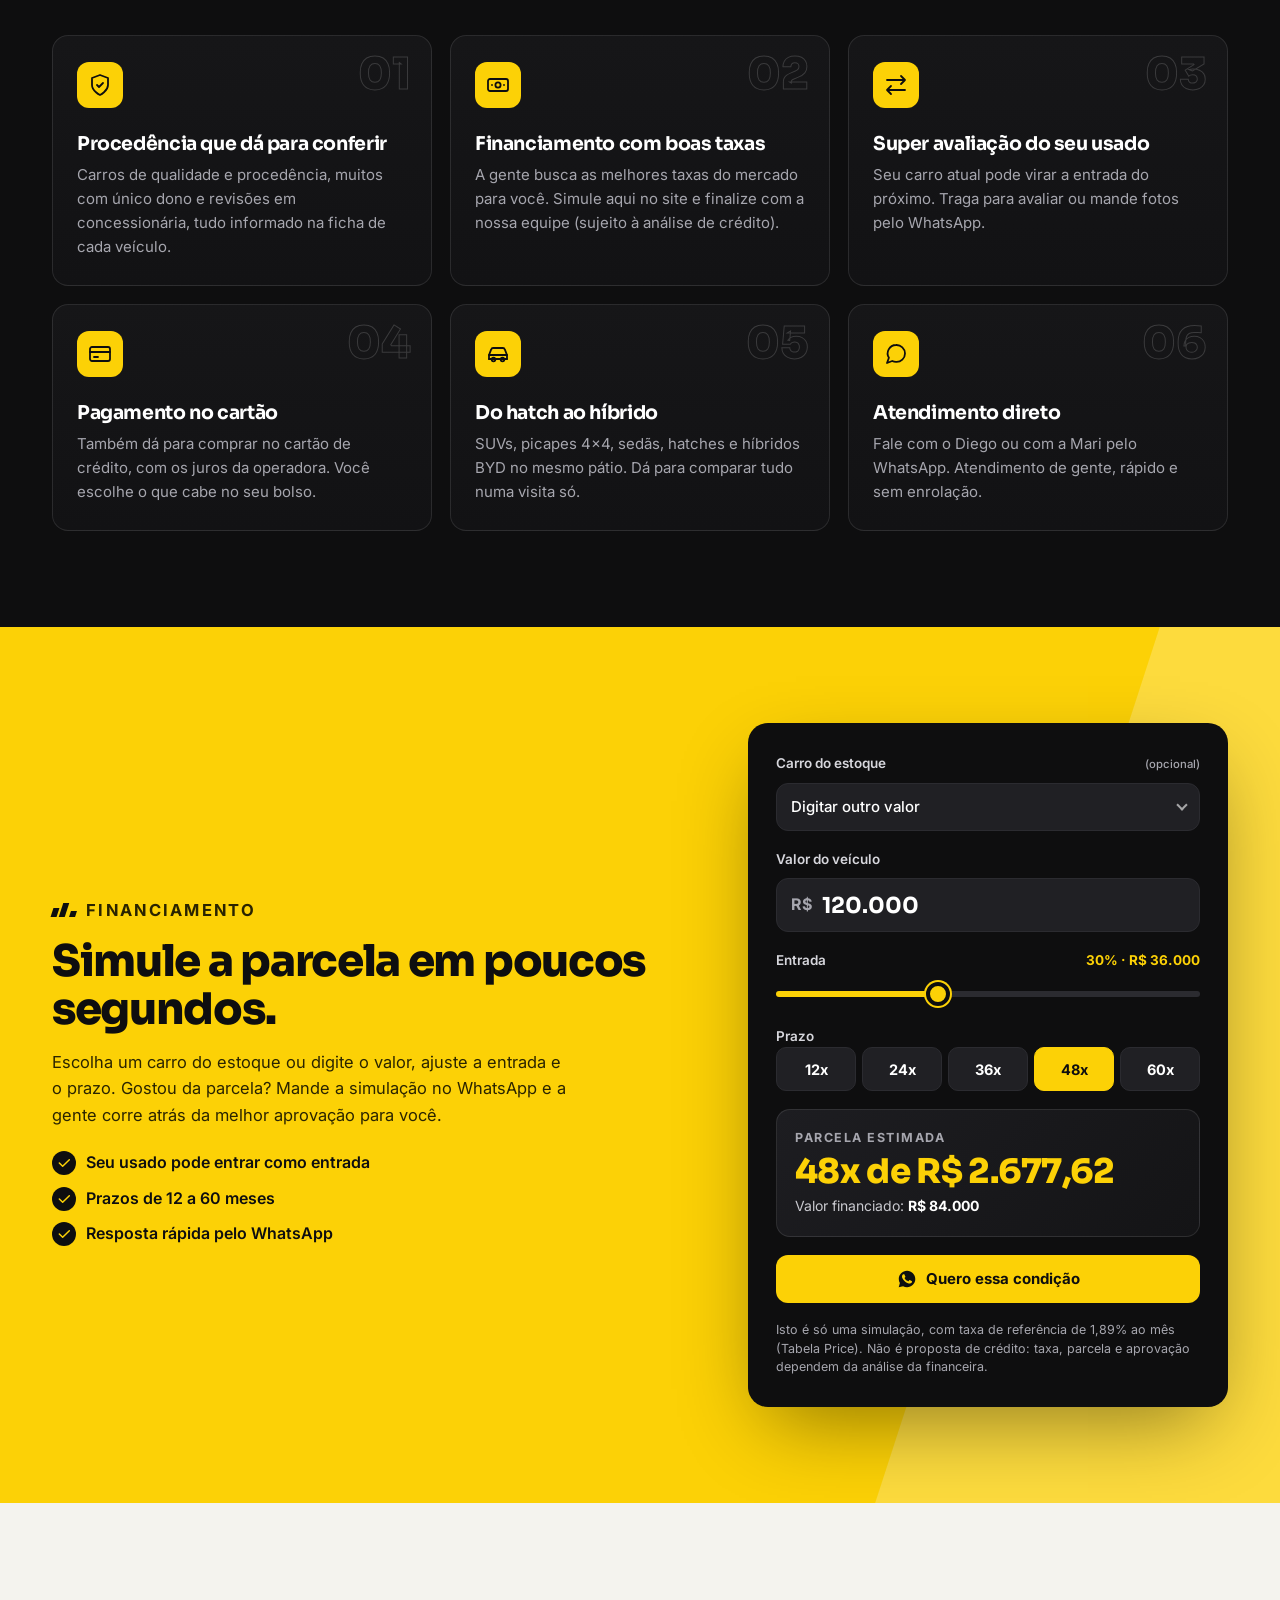
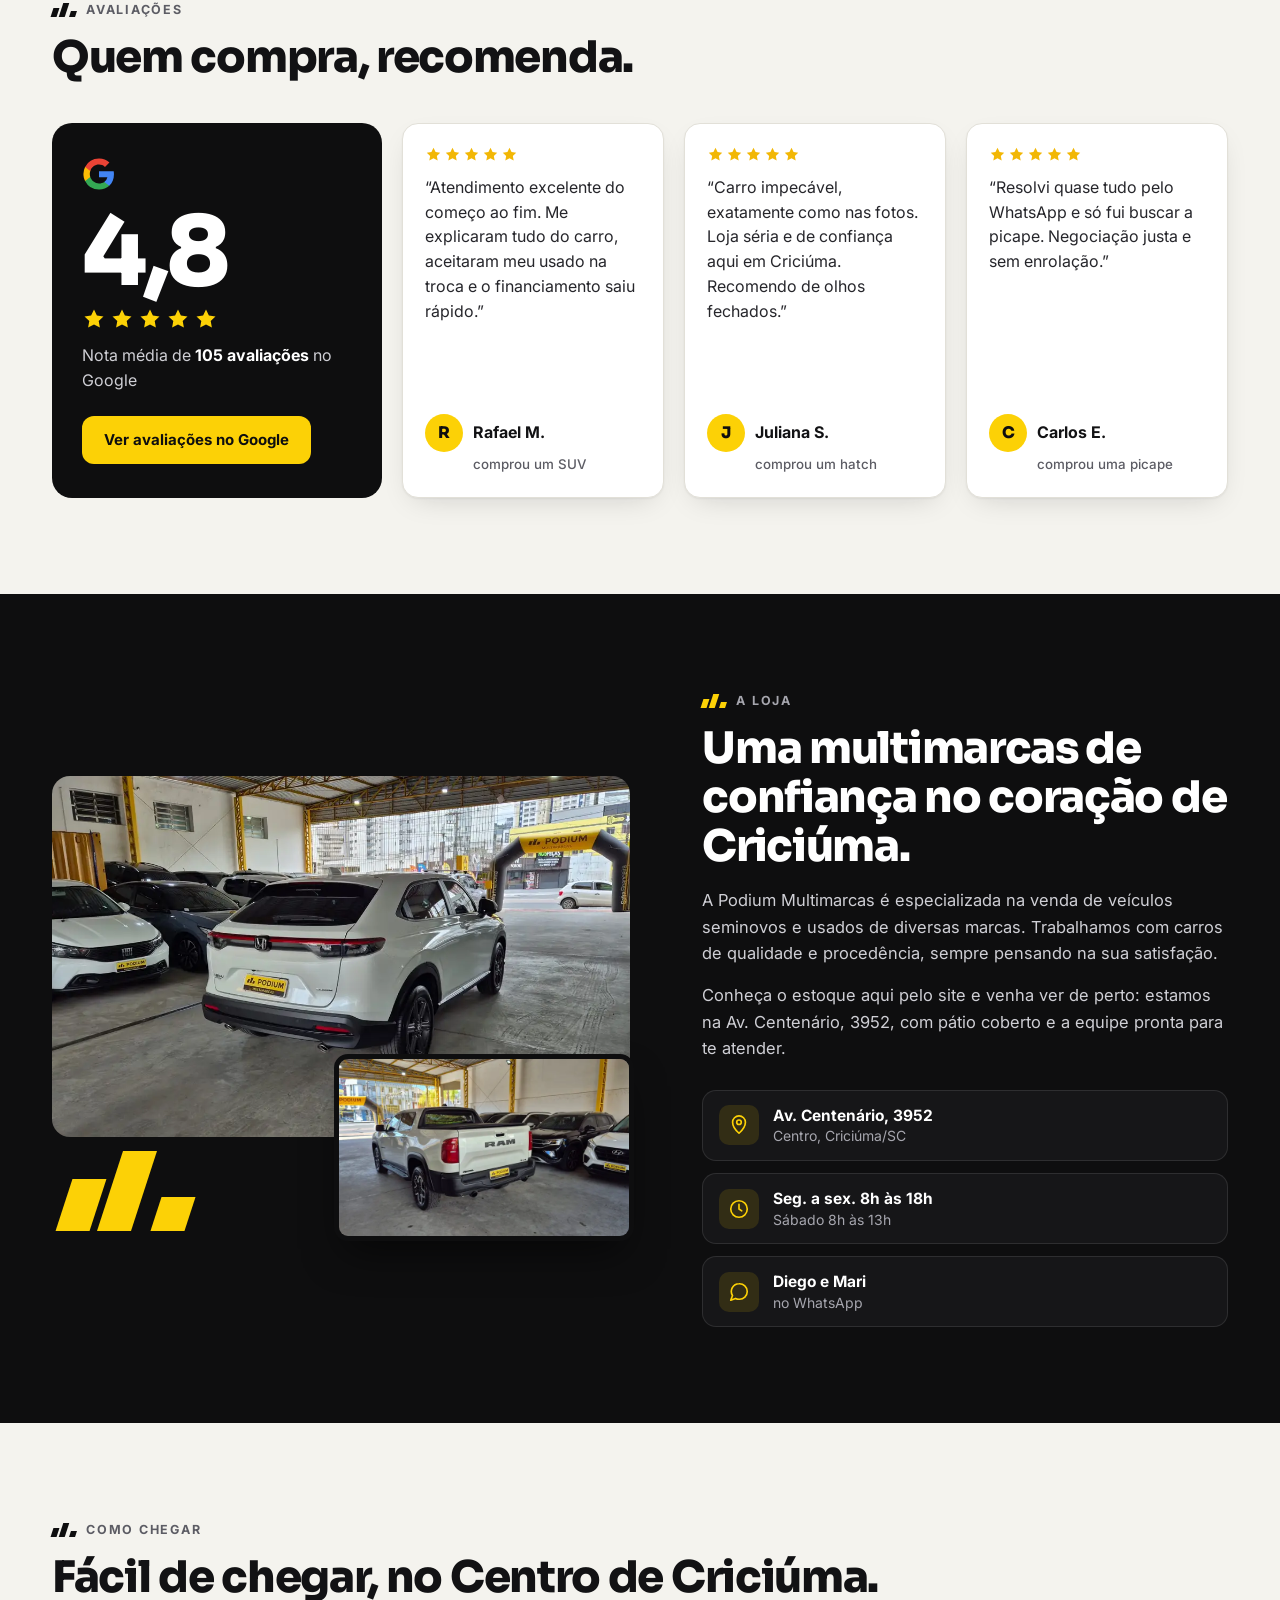
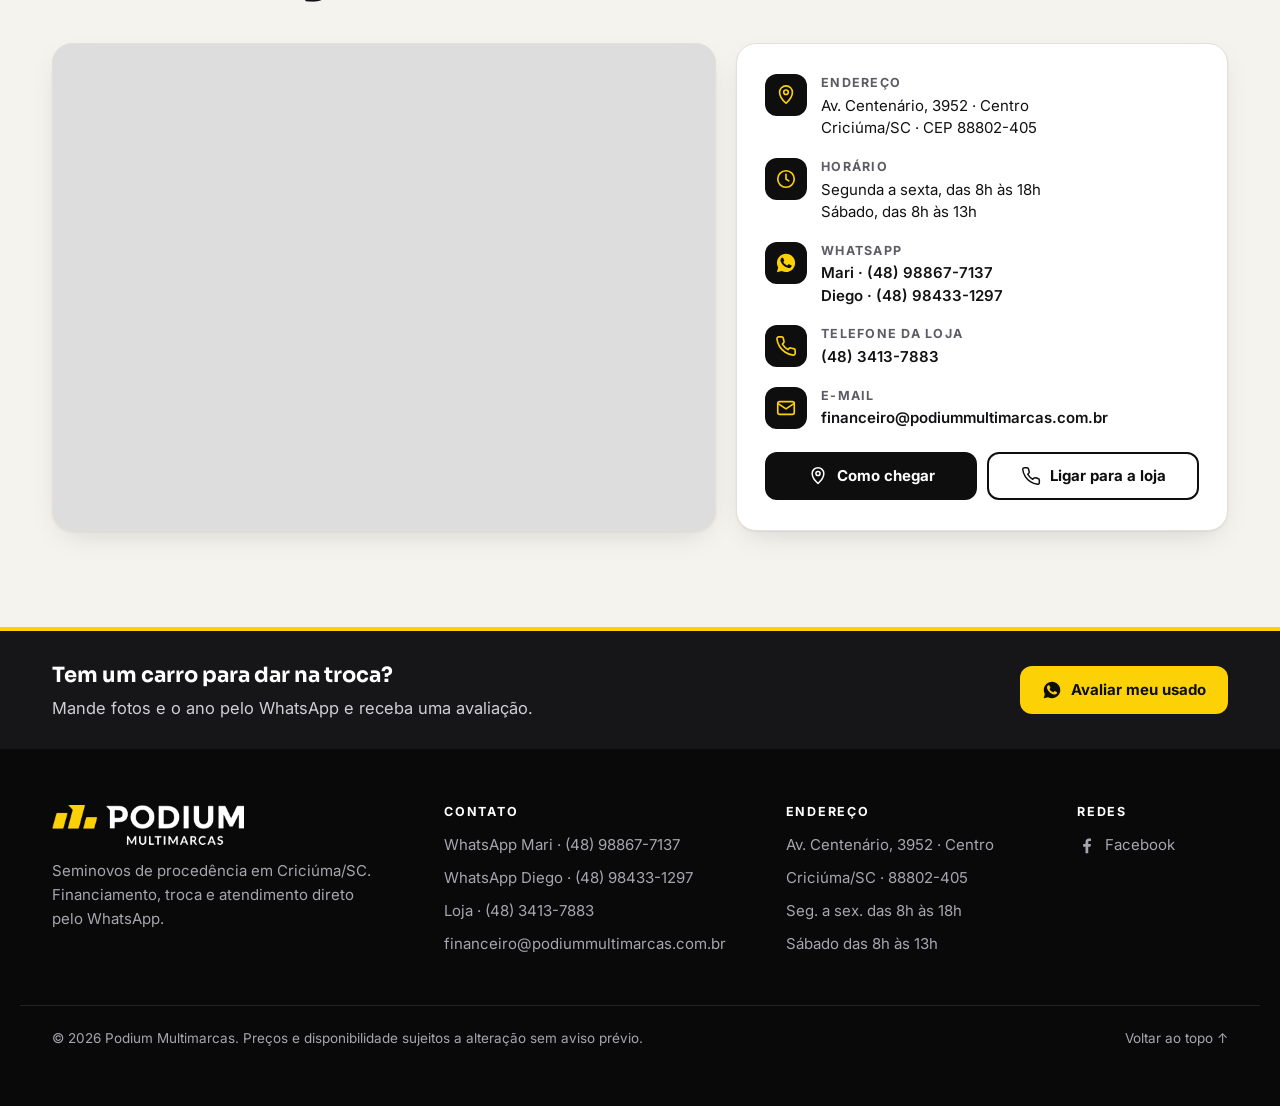
<file: podium-multimarcas/index.html>
<!doctype html>
<html lang="pt-BR">
<head>
  <meta charset="utf-8">
  <meta name="viewport" content="width=device-width, initial-scale=1">
  <title>Podium Multimarcas | Seminovos em Criciúma com procedência</title>
  <meta name="description" content="Podium Multimarcas: seminovos em Criciúma com procedência. SUVs, picapes, sedãs e híbridos à pronta entrega, financiamento e troca. Nota 4,8 no Google. Av. Centenário, 3952.">
  <meta name="theme-color" content="#0f0f10">

  <meta property="og:type" content="website">
  <meta property="og:locale" content="pt_BR">
  <meta property="og:site_name" content="Podium Multimarcas">
  <meta property="og:title" content="Podium Multimarcas | Seminovos em Criciúma">
  <meta property="og:description" content="Mais de 40 seminovos de procedência à pronta entrega. Nota 4,8 no Google, financiamento e troca. Av. Centenário, 3952, Criciúma/SC.">
  <meta property="og:image" content="assets/img/og-image.jpg">
  <meta property="og:image:width" content="1200">
  <meta property="og:image:height" content="630">
  <meta property="og:image:alt" content="Fachada da Podium Multimarcas com uma RAM Rampage branca sob o pórtico amarelo da loja">
  <meta name="twitter:card" content="summary_large_image">

  <link rel="icon" type="image/png" href="assets/img/favicon.png">
  <link rel="apple-touch-icon" href="assets/img/apple-touch-icon.png">

  <link rel="preload" as="image" href="assets/img/hero-1600.webp" imagesrcset="assets/img/hero-960.webp 960w, assets/img/hero-1600.webp 1600w" imagesizes="(min-width: 1024px) 58vw, 100vw" fetchpriority="high">
  <link rel="preconnect" href="https://fonts.googleapis.com">
  <link rel="preconnect" href="https://fonts.gstatic.com" crossorigin>
  <link rel="stylesheet" href="https://fonts.googleapis.com/css2?family=Inter:wght@400;500;600;700&family=Sora:wght@600;700;800&display=swap">
  <link rel="stylesheet" href="css/style.css">

  <script type="application/ld+json">
  {
    "@context": "https://schema.org",
    "@type": "AutoDealer",
    "name": "Podium Multimarcas",
    "alternateName": "Podium Multimarcas - Semi Novos de Procedência",
    "description": "Revenda de veículos seminovos e usados de diversas marcas em Criciúma/SC.",
    "image": "assets/img/og-image.jpg",
    "logo": "assets/img/apple-touch-icon.png",
    "telephone": "+55-48-3413-7883",
    "email": "financeiro@podiummultimarcas.com.br",
    "address": {
      "@type": "PostalAddress",
      "streetAddress": "Av. Centenário, 3952 - Centro",
      "addressLocality": "Criciúma",
      "addressRegion": "SC",
      "postalCode": "88802-405",
      "addressCountry": "BR"
    },
    "geo": { "@type": "GeoCoordinates", "latitude": -28.68128, "longitude": -49.365015 },
    "openingHoursSpecification": [
      { "@type": "OpeningHoursSpecification", "dayOfWeek": ["Monday", "Tuesday", "Wednesday", "Thursday", "Friday"], "opens": "08:00", "closes": "18:00" },
      { "@type": "OpeningHoursSpecification", "dayOfWeek": "Saturday", "opens": "08:00", "closes": "13:00" }
    ],
    "aggregateRating": { "@type": "AggregateRating", "ratingValue": "4.8", "reviewCount": "105", "bestRating": "5" },
    "sameAs": ["https://www.facebook.com/p/Podium-Multimarcas-100063710302144/"]
  }
  </script>
</head>
<body>
  <svg class="sprite" aria-hidden="true" focusable="false">
    <symbol id="i-wa" viewBox="0 0 24 24"><path fill="currentColor" d="M12.04 2C6.58 2 2.13 6.45 2.13 11.91c0 1.75.46 3.45 1.32 4.95L2.05 22l5.25-1.38a9.9 9.9 0 0 0 4.74 1.21c5.46 0 9.91-4.45 9.91-9.91C21.95 6.45 17.5 2 12.04 2Zm5.8 14.03c-.25.69-1.44 1.32-2 1.4-.51.08-1.16.11-1.87-.12-.43-.14-.98-.32-1.69-.62-2.98-1.29-4.92-4.29-5.07-4.49-.15-.2-1.21-1.61-1.21-3.07 0-1.46.77-2.18 1.04-2.48.27-.3.6-.37.8-.37h.57c.18 0 .43-.07.67.51.25.59.84 2.05.91 2.2.07.15.12.32.02.52-.1.2-.15.32-.3.5-.15.17-.31.39-.45.52-.15.15-.3.31-.13.61.17.3.77 1.27 1.65 2.05 1.13 1.01 2.09 1.32 2.39 1.47.3.15.47.12.65-.07.17-.2.74-.86.94-1.16.2-.3.4-.25.67-.15.27.1 1.73.82 2.03.97.3.15.5.22.57.35.07.12.07.71-.18 1.4Z"/></symbol>
    <symbol id="i-search" viewBox="0 0 24 24"><g fill="none" stroke="currentColor" stroke-width="2" stroke-linecap="round"><circle cx="11" cy="11" r="7"/><path d="m20 20-3.5-3.5"/></g></symbol>
    <symbol id="i-cal" viewBox="0 0 24 24"><g fill="none" stroke="currentColor" stroke-width="1.8" stroke-linecap="round" stroke-linejoin="round"><rect x="3" y="5" width="18" height="16" rx="2"/><path d="M16 3v4M8 3v4M3 10h18"/></g></symbol>
    <symbol id="i-km" viewBox="0 0 24 24"><g fill="none" stroke="currentColor" stroke-width="1.8" stroke-linecap="round" stroke-linejoin="round"><path d="m12 14 4-4"/><path d="M3.34 19a10 10 0 1 1 17.32 0"/></g></symbol>
    <symbol id="i-gear" viewBox="0 0 24 24"><g fill="none" stroke="currentColor" stroke-width="1.8" stroke-linecap="round" stroke-linejoin="round"><circle cx="5" cy="5.5" r="1.8"/><circle cx="12" cy="5.5" r="1.8"/><circle cx="19" cy="5.5" r="1.8"/><circle cx="5" cy="18.5" r="1.8"/><circle cx="12" cy="18.5" r="1.8"/><path d="M5 7.3v9.4M12 7.3v9.4M19 7.3V12H5"/></g></symbol>
    <symbol id="i-fuel" viewBox="0 0 24 24"><g fill="none" stroke="currentColor" stroke-width="1.8" stroke-linecap="round" stroke-linejoin="round"><path d="M3 22h12M4 9h10"/><path d="M14 22V4a2 2 0 0 0-2-2H6a2 2 0 0 0-2 2v18"/><path d="M14 13h2a2 2 0 0 1 2 2v2a2 2 0 0 0 4 0V9.8a2 2 0 0 0-.6-1.4L18 5"/></g></symbol>
    <symbol id="i-pin" viewBox="0 0 24 24"><g fill="none" stroke="currentColor" stroke-width="1.8" stroke-linecap="round" stroke-linejoin="round"><path d="M12 21s-7-6.2-7-12a7 7 0 0 1 14 0c0 5.8-7 12-7 12Z"/><circle cx="12" cy="9" r="2.5"/></g></symbol>
    <symbol id="i-clock" viewBox="0 0 24 24"><g fill="none" stroke="currentColor" stroke-width="1.8" stroke-linecap="round" stroke-linejoin="round"><circle cx="12" cy="12" r="9"/><path d="M12 7v5l3 2"/></g></symbol>
    <symbol id="i-phone" viewBox="0 0 24 24"><path fill="none" stroke="currentColor" stroke-width="1.8" stroke-linecap="round" stroke-linejoin="round" d="M22 16.9v3a2 2 0 0 1-2.2 2 19.8 19.8 0 0 1-8.6-3.1 19.5 19.5 0 0 1-6-6A19.8 19.8 0 0 1 2.1 4.2 2 2 0 0 1 4.1 2h3a2 2 0 0 1 2 1.7c.1.9.4 1.9.7 2.8a2 2 0 0 1-.5 2.1L8.1 9.9a16 16 0 0 0 6 6l1.3-1.3a2 2 0 0 1 2.1-.4c.9.3 1.8.6 2.8.7a2 2 0 0 1 1.7 2Z"/></symbol>
    <symbol id="i-mail" viewBox="0 0 24 24"><g fill="none" stroke="currentColor" stroke-width="1.8" stroke-linecap="round" stroke-linejoin="round"><rect x="3" y="5" width="18" height="14" rx="2"/><path d="m3 7 9 6 9-6"/></g></symbol>
    <symbol id="i-shield" viewBox="0 0 24 24"><g fill="none" stroke="currentColor" stroke-width="1.8" stroke-linecap="round" stroke-linejoin="round"><path d="M12 22s8-4 8-10V5l-8-3-8 3v7c0 6 8 10 8 10Z"/><path d="m9 12 2 2 4-4"/></g></symbol>
    <symbol id="i-money" viewBox="0 0 24 24"><g fill="none" stroke="currentColor" stroke-width="1.8" stroke-linecap="round" stroke-linejoin="round"><rect x="2" y="6" width="20" height="12" rx="2"/><circle cx="12" cy="12" r="2.6"/><path d="M6 12h.01M18 12h.01"/></g></symbol>
    <symbol id="i-swap" viewBox="0 0 24 24"><g fill="none" stroke="currentColor" stroke-width="1.8" stroke-linecap="round" stroke-linejoin="round"><path d="m17 3 4 4-4 4M3 7h18M7 21l-4-4 4-4M21 17H3"/></g></symbol>
    <symbol id="i-card" viewBox="0 0 24 24"><g fill="none" stroke="currentColor" stroke-width="1.8" stroke-linecap="round" stroke-linejoin="round"><rect x="2" y="5" width="20" height="14" rx="2"/><path d="M2 10h20M6 15h4"/></g></symbol>
    <symbol id="i-chat" viewBox="0 0 24 24"><path fill="none" stroke="currentColor" stroke-width="1.8" stroke-linecap="round" stroke-linejoin="round" d="M21 11.5a8.4 8.4 0 0 1-9 8.4 8.6 8.6 0 0 1-3.8-.9L3 21l1.9-5.2A8.4 8.4 0 0 1 12 3a8.5 8.5 0 0 1 9 8.5Z"/></symbol>
    <symbol id="i-car" viewBox="0 0 24 24"><g fill="none" stroke="currentColor" stroke-width="1.8" stroke-linecap="round" stroke-linejoin="round"><path d="M3 17v-4l2.2-5.6A2 2 0 0 1 7.1 6h9.8a2 2 0 0 1 1.9 1.4L21 13v4"/><path d="M3 13h18M3 17h18"/><circle cx="7.5" cy="17.5" r="1.8"/><circle cx="16.5" cy="17.5" r="1.8"/></g></symbol>
    <symbol id="i-camera" viewBox="0 0 24 24"><g fill="none" stroke="currentColor" stroke-width="1.8" stroke-linecap="round" stroke-linejoin="round"><path d="M4 7h3l2-3h6l2 3h3a1 1 0 0 1 1 1v11a1 1 0 0 1-1 1H4a1 1 0 0 1-1-1V8a1 1 0 0 1 1-1Z"/><circle cx="12" cy="13" r="3.5"/></g></symbol>
    <symbol id="i-close" viewBox="0 0 24 24"><path fill="none" stroke="currentColor" stroke-width="2" stroke-linecap="round" d="M18 6 6 18M6 6l12 12"/></symbol>
    <symbol id="i-left" viewBox="0 0 24 24"><path fill="none" stroke="currentColor" stroke-width="2" stroke-linecap="round" stroke-linejoin="round" d="m15 18-6-6 6-6"/></symbol>
    <symbol id="i-right" viewBox="0 0 24 24"><path fill="none" stroke="currentColor" stroke-width="2" stroke-linecap="round" stroke-linejoin="round" d="m9 18 6-6-6-6"/></symbol>
    <symbol id="i-arrow" viewBox="0 0 24 24"><path fill="none" stroke="currentColor" stroke-width="2" stroke-linecap="round" stroke-linejoin="round" d="M5 12h14M13 6l6 6-6 6"/></symbol>
    <symbol id="i-star" viewBox="0 0 24 24"><path fill="currentColor" d="m12 2.5 2.9 6 6.6.9-4.8 4.6 1.2 6.5L12 17.4l-5.9 3.1 1.2-6.5-4.8-4.6 6.6-.9Z"/></symbol>
    <symbol id="i-menu" viewBox="0 0 24 24"><path fill="none" stroke="currentColor" stroke-width="2" stroke-linecap="round" d="M4 7h16M4 12h16M4 17h16"/></symbol>
    <symbol id="i-check" viewBox="0 0 24 24"><path fill="none" stroke="currentColor" stroke-width="2.2" stroke-linecap="round" stroke-linejoin="round" d="m5 12 5 5L20 7"/></symbol>
    <symbol id="i-drop" viewBox="0 0 24 24"><path fill="none" stroke="currentColor" stroke-width="1.8" stroke-linejoin="round" d="M12 3s6 6.5 6 11a6 6 0 0 1-12 0c0-4.5 6-11 6-11Z"/></symbol>
    <symbol id="i-door" viewBox="0 0 24 24"><g fill="none" stroke="currentColor" stroke-width="1.8" stroke-linecap="round" stroke-linejoin="round"><path d="M4 21V9l6-6h10v18Z"/><path d="M4 12h16M15 15h2"/></g></symbol>
    <symbol id="i-fb" viewBox="0 0 24 24"><path fill="currentColor" d="M13.5 22v-8h2.7l.4-3.2h-3.1V8.8c0-.9.3-1.6 1.6-1.6h1.7V4.4c-.3 0-1.3-.1-2.5-.1-2.5 0-4.1 1.5-4.1 4.3v2.3H7.4V14h2.8v8Z"/></symbol>
    <symbol id="i-google" viewBox="0 0 24 24"><path fill="#4285F4" d="M22.56 12.25c0-.78-.07-1.53-.2-2.25H12v4.26h5.92a5.06 5.06 0 0 1-2.21 3.31v2.77h3.57c2.08-1.92 3.28-4.74 3.28-8.09Z"/><path fill="#34A853" d="M12 23c2.97 0 5.46-.98 7.28-2.66l-3.57-2.77c-.98.66-2.23 1.06-3.71 1.06-2.86 0-5.29-1.93-6.16-4.53H2.18v2.84A11 11 0 0 0 12 23Z"/><path fill="#FBBC05" d="M5.84 14.09A6.6 6.6 0 0 1 5.49 12c0-.73.13-1.43.35-2.09V7.07H2.18A11 11 0 0 0 1 12c0 1.78.43 3.45 1.18 4.93l3.66-2.84Z"/><path fill="#EA4335" d="M12 5.38c1.62 0 3.06.56 4.21 1.64l3.15-3.15A10.6 10.6 0 0 0 12 1 11 11 0 0 0 2.18 7.07l3.66 2.84C6.71 7.31 9.14 5.38 12 5.38Z"/></symbol>
  </svg>

  <a class="skip" href="#estoque">Pular para o estoque</a>

  <!-- 1. Topo fixo -->
  <header class="topo" id="topo">
    <div class="wrap topo__in">
      <a href="#inicio" class="topo__logo" aria-label="Podium Multimarcas, voltar ao início">
        <img src="assets/img/logo-podium-duo.webp" width="577" height="120" alt="Podium Multimarcas">
      </a>
      <nav class="nav" id="nav" aria-label="Menu principal">
        <a href="#estoque">Estoque</a>
        <a href="#diferenciais">Diferenciais</a>
        <a href="#financiamento">Financiamento</a>
        <a href="#avaliacoes">Avaliações</a>
        <a href="#sobre">A loja</a>
        <a href="#contato">Contato</a>
        <a class="nav__wa" href="https://wa.me/5548988677137" data-wa="Olá, Podium! Vim pelo site e quero saber mais sobre os carros." target="_blank" rel="noopener">
          <svg class="ico"><use href="#i-wa"/></svg> Chamar no WhatsApp
        </a>
      </nav>
      <a class="btn btn--wa-top" href="https://wa.me/5548988677137" data-wa="Olá, Podium! Vim pelo site e quero saber mais sobre os carros." target="_blank" rel="noopener">
        <svg class="ico"><use href="#i-wa"/></svg><span>WhatsApp</span>
      </a>
      <button class="topo__menu" id="menuBtn" aria-label="Abrir menu" aria-expanded="false" aria-controls="nav">
        <svg class="ico"><use href="#i-menu"/></svg>
      </button>
    </div>
  </header>

  <main>
    <!-- 2. Hero -->
    <section class="hero" id="inicio">
      <div class="hero__media">
        <img src="assets/img/hero-1600.webp" srcset="assets/img/hero-960.webp 960w, assets/img/hero-1600.webp 1600w" sizes="(min-width: 1024px) 58vw, 100vw" width="1600" height="900" fetchpriority="high" alt="Citroën C3 Aircross vermelho sob o pórtico inflável amarelo e preto na frente da Podium Multimarcas">
        <button class="hero__tag" type="button" data-open="1215">
          <span class="hero__tag-k">Em destaque</span>
          <strong>Citroën C3 Aircross Shine</strong>
          <span class="hero__tag-v">2024/2025 · <b>R$ 101.900</b></span>
          <span class="hero__tag-go" aria-hidden="true"><svg class="ico"><use href="#i-arrow"/></svg></span>
        </button>
      </div>
      <div class="wrap hero__grid">
        <div class="hero__txt">
          <p class="eyebrow eyebrow--dark"><span class="bars" aria-hidden="true"><i></i><i></i><i></i></span>Seminovos de procedência · Criciúma/SC</p>
          <h1>Seu próximo carro já está no <span class="hl">pódio</span>.</h1>
          <p class="hero__lead">SUVs, picapes, sedãs e híbridos selecionados, com financiamento facilitado e super avaliação do seu usado na troca. Tudo na Av. Centenário, 3952, Centro de Criciúma.</p>
          <div class="hero__cta">
            <a class="btn btn--y btn--lg" href="#estoque">Ver estoque <svg class="ico"><use href="#i-arrow"/></svg></a>
            <a class="btn btn--ghost btn--lg" href="https://wa.me/5548988677137" data-wa="Olá, Podium! Vim pelo site e quero ajuda para escolher um carro." target="_blank" rel="noopener"><svg class="ico"><use href="#i-wa"/></svg> Falar no WhatsApp</a>
          </div>
          <a class="gbadge" href="https://www.google.com/maps/search/?api=1&amp;query=Podium+Multimarcas+Av.+Centen%C3%A1rio+3952+Crici%C3%BAma" target="_blank" rel="noopener" aria-label="Nota 4,8 de 5 no Google com 105 avaliações. Ver no Google Maps">
            <svg class="gbadge__g" aria-hidden="true"><use href="#i-google"/></svg>
            <span class="gbadge__n">4,8</span>
            <span class="gbadge__s" aria-hidden="true"><svg><use href="#i-star"/></svg><svg><use href="#i-star"/></svg><svg><use href="#i-star"/></svg><svg><use href="#i-star"/></svg><svg><use href="#i-star"/></svg></span>
            <span class="gbadge__t">105 avaliações no Google</span>
          </a>
          <dl class="hero__stats">
            <div><dt><span data-count-cars>41</span></dt><dd>carros no estoque</dd></div>
            <div><dt><span data-count-brands>13</span></dt><dd>marcas diferentes</dd></div>
            <div><dt>2015</dt><dd>vendendo em Criciúma</dd></div>
          </dl>
        </div>
      </div>
    </section>

    <div class="marcas" aria-label="Marcas no estoque">
      <div class="marcas__track" id="marcasTrack"></div>
    </div>

    <!-- 3. Estoque -->
    <section class="sec sec--paper" id="estoque">
      <div class="wrap">
        <div class="sec__head sec__head--row">
          <div>
            <p class="eyebrow"><span class="bars" aria-hidden="true"><i></i><i></i><i></i></span>Estoque à pronta entrega</p>
            <h2><span data-count-cars>41</span> carros prontos para rodar.</h2>
          </div>
          <p class="sec__sub">Fotos reais, tiradas aqui na loja. Preços à vista. Na troca ou no financiamento, chame no WhatsApp que a gente monta a proposta.</p>
        </div>

        <form class="filtros" id="filtros" role="search" onsubmit="return false">
          <label class="filtros__busca">
            <span class="sr">Buscar no estoque</span>
            <svg class="ico" aria-hidden="true"><use href="#i-search"/></svg>
            <input type="search" id="fBusca" placeholder="Buscar modelo, versão ou ano" autocomplete="off">
          </label>
          <label class="sel">
            <span class="sr">Marca</span>
            <select id="fMarca"><option value="">Marca</option></select>
          </label>
          <label class="sel">
            <span class="sr">Faixa de preço</span>
            <select id="fPreco">
              <option value="">Preço</option>
              <option value="0-90000">Até R$ 90 mil</option>
              <option value="90000-130000">R$ 90 a 130 mil</option>
              <option value="130000-170000">R$ 130 a 170 mil</option>
              <option value="170000-9999999">Acima de R$ 170 mil</option>
            </select>
          </label>
          <label class="sel sel--full">
            <span class="sr">Ordenar</span>
            <select id="fOrdem">
              <option value="">Mais recentes no site</option>
              <option value="preco-asc">Menor preço</option>
              <option value="preco-desc">Maior preço</option>
              <option value="ano-desc">Mais novos</option>
              <option value="km-asc">Menor km</option>
            </select>
          </label>
          <div class="chips" id="fCat" role="group" aria-label="Tipo de carro">
            <button type="button" class="chip is-on" data-cat="">Todos</button>
            <button type="button" class="chip" data-cat="SUV">SUV</button>
            <button type="button" class="chip" data-cat="Picape">Picape</button>
            <button type="button" class="chip" data-cat="Hatch">Hatch</button>
            <button type="button" class="chip" data-cat="Sedã">Sedã</button>
            <button type="button" class="chip" data-cat="Híbrido">Híbrido</button>
            <button type="button" class="chip" data-cat="Diesel">Diesel</button>
          </div>
        </form>

        <p class="resultado" id="resultado" aria-live="polite"></p>
        <div class="grid-carros" id="gridCarros"></div>
        <div class="vazio" id="vazio" hidden>
          <p><strong>Nenhum carro com esses filtros agora.</strong> O estoque gira rápido: diga o que você procura e a gente avisa quando chegar.</p>
          <a class="btn btn--y" href="https://wa.me/5548988677137" data-wa="Olá, Podium! Estou procurando um carro que não achei no site. Podem me ajudar?" target="_blank" rel="noopener"><svg class="ico"><use href="#i-wa"/></svg> Pedir pelo WhatsApp</a>
        </div>
        <div class="mais">
          <button class="btn btn--dark" id="btnMais" type="button">Ver mais carros</button>
        </div>
        <noscript><p class="resultado">Ative o JavaScript para ver o estoque ou chame no WhatsApp: (48) 98867-7137.</p></noscript>
      </div>
    </section>

    <!-- 4. Diferenciais -->
    <section class="sec sec--ink" id="diferenciais">
      <div class="wrap">
        <div class="sec__head">
          <p class="eyebrow eyebrow--dark"><span class="bars" aria-hidden="true"><i></i><i></i><i></i></span>Por que a Podium</p>
          <h2>Comprar carro pode ser simples assim.</h2>
        </div>
        <ul class="difs">
          <li class="dif">
            <span class="dif__n">01</span>
            <svg class="dif__i" aria-hidden="true"><use href="#i-shield"/></svg>
            <h3>Procedência que dá para conferir</h3>
            <p>Carros de qualidade e procedência, muitos com único dono e revisões em concessionária, tudo informado na ficha de cada veículo.</p>
          </li>
          <li class="dif">
            <span class="dif__n">02</span>
            <svg class="dif__i" aria-hidden="true"><use href="#i-money"/></svg>
            <h3>Financiamento com boas taxas</h3>
            <p>A gente busca as melhores taxas do mercado para você. Simule aqui no site e finalize com a nossa equipe (sujeito à análise de crédito).</p>
          </li>
          <li class="dif">
            <span class="dif__n">03</span>
            <svg class="dif__i" aria-hidden="true"><use href="#i-swap"/></svg>
            <h3>Super avaliação do seu usado</h3>
            <p>Seu carro atual pode virar a entrada do próximo. Traga para avaliar ou mande fotos pelo WhatsApp.</p>
          </li>
          <li class="dif">
            <span class="dif__n">04</span>
            <svg class="dif__i" aria-hidden="true"><use href="#i-card"/></svg>
            <h3>Pagamento no cartão</h3>
            <p>Também dá para comprar no cartão de crédito, com os juros da operadora. Você escolhe o que cabe no seu bolso.</p>
          </li>
          <li class="dif">
            <span class="dif__n">05</span>
            <svg class="dif__i" aria-hidden="true"><use href="#i-car"/></svg>
            <h3>Do hatch ao híbrido</h3>
            <p>SUVs, picapes 4x4, sedãs, hatches e híbridos BYD no mesmo pátio. Dá para comparar tudo numa visita só.</p>
          </li>
          <li class="dif">
            <span class="dif__n">06</span>
            <svg class="dif__i" aria-hidden="true"><use href="#i-chat"/></svg>
            <h3>Atendimento direto</h3>
            <p>Fale com o Diego ou com a Mari pelo WhatsApp. Atendimento de gente, rápido e sem enrolação.</p>
          </li>
        </ul>
      </div>
    </section>

    <!-- 5. Simulação de financiamento -->
    <section class="sec sec--y" id="financiamento">
      <div class="wrap sim">
        <div class="sim__txt">
          <p class="eyebrow eyebrow--y"><span class="bars" aria-hidden="true"><i></i><i></i><i></i></span>Financiamento</p>
          <h2>Simule a parcela em poucos segundos.</h2>
          <p>Escolha um carro do estoque ou digite o valor, ajuste a entrada e o prazo. Gostou da parcela? Mande a simulação no WhatsApp e a gente corre atrás da melhor aprovação para você.</p>
          <ul class="sim__lista">
            <li><svg class="ico"><use href="#i-check"/></svg>Seu usado pode entrar como entrada</li>
            <li><svg class="ico"><use href="#i-check"/></svg>Prazos de 12 a 60 meses</li>
            <li><svg class="ico"><use href="#i-check"/></svg>Resposta rápida pelo WhatsApp</li>
          </ul>
        </div>
        <form class="sim__card" id="simForm" onsubmit="return false" aria-label="Simulador de financiamento">
          <label class="campo">
            <span class="campo__l">Carro do estoque <small>(opcional)</small></span>
            <span class="sel sel--dark"><select id="sCarro"><option value="">Digitar outro valor</option></select></span>
          </label>
          <label class="campo">
            <span class="campo__l">Valor do veículo</span>
            <span class="money"><span aria-hidden="true">R$</span><input id="sValor" inputmode="numeric" autocomplete="off" value="120.000" aria-label="Valor do veículo em reais"></span>
          </label>
          <label class="campo">
            <span class="campo__l">Entrada <output id="sEntradaOut" for="sEntrada">30% · R$ 36.000</output></span>
            <input type="range" id="sEntrada" min="0" max="80" step="5" value="30" aria-label="Percentual de entrada">
          </label>
          <fieldset class="campo">
            <legend class="campo__l">Prazo</legend>
            <div class="prazos" id="sPrazo">
              <button type="button" class="pz" data-m="12">12x</button>
              <button type="button" class="pz" data-m="24">24x</button>
              <button type="button" class="pz" data-m="36">36x</button>
              <button type="button" class="pz is-on" data-m="48">48x</button>
              <button type="button" class="pz" data-m="60">60x</button>
            </div>
          </fieldset>
          <div class="sim__res" aria-live="polite">
            <span class="sim__res-l">Parcela estimada</span>
            <strong class="sim__res-v"><span id="sPrazoOut">48x</span> de <span id="sParcela">R$ 0</span></strong>
            <span class="sim__res-f">Valor financiado: <b id="sFinanciado">R$ 0</b></span>
          </div>
          <a class="btn btn--y btn--block" id="sEnviar" href="https://wa.me/5548988677137" target="_blank" rel="noopener"><svg class="ico"><use href="#i-wa"/></svg> Quero essa condição</a>
          <p class="sim__aviso">Isto é só uma simulação, com taxa de referência de 1,89% ao mês (Tabela Price). Não é proposta de crédito: taxa, parcela e aprovação dependem da análise da financeira.</p>
        </form>
      </div>
    </section>

    <!-- 6. Avaliações -->
    <section class="sec sec--paper" id="avaliacoes">
      <div class="wrap">
        <div class="sec__head">
          <p class="eyebrow"><span class="bars" aria-hidden="true"><i></i><i></i><i></i></span>Avaliações</p>
          <h2>Quem compra, recomenda.</h2>
        </div>
        <div class="avs">
          <div class="nota">
            <svg class="nota__g" aria-hidden="true"><use href="#i-google"/></svg>
            <p class="nota__n">4,8</p>
            <p class="nota__s" aria-hidden="true"><svg><use href="#i-star"/></svg><svg><use href="#i-star"/></svg><svg><use href="#i-star"/></svg><svg><use href="#i-star"/></svg><svg><use href="#i-star"/></svg></p>
            <p class="nota__t">Nota média de <strong>105 avaliações</strong> no Google</p>
            <a class="btn btn--y" href="https://www.google.com/maps/search/?api=1&amp;query=Podium+Multimarcas+Av.+Centen%C3%A1rio+3952+Crici%C3%BAma" target="_blank" rel="noopener">Ver avaliações no Google</a>
          </div>
          <ul class="deps">
            <li class="dep">
              <p class="dep__s" aria-label="5 estrelas"><svg><use href="#i-star"/></svg><svg><use href="#i-star"/></svg><svg><use href="#i-star"/></svg><svg><use href="#i-star"/></svg><svg><use href="#i-star"/></svg></p>
              <blockquote>“Atendimento excelente do começo ao fim. Me explicaram tudo do carro, aceitaram meu usado na troca e o financiamento saiu rápido.”</blockquote>
              <p class="dep__a"><span class="dep__av" aria-hidden="true">R</span>Rafael M. <small>comprou um SUV</small></p>
            </li>
            <li class="dep">
              <p class="dep__s" aria-label="5 estrelas"><svg><use href="#i-star"/></svg><svg><use href="#i-star"/></svg><svg><use href="#i-star"/></svg><svg><use href="#i-star"/></svg><svg><use href="#i-star"/></svg></p>
              <blockquote>“Carro impecável, exatamente como nas fotos. Loja séria e de confiança aqui em Criciúma. Recomendo de olhos fechados.”</blockquote>
              <p class="dep__a"><span class="dep__av" aria-hidden="true">J</span>Juliana S. <small>comprou um hatch</small></p>
            </li>
            <li class="dep">
              <p class="dep__s" aria-label="5 estrelas"><svg><use href="#i-star"/></svg><svg><use href="#i-star"/></svg><svg><use href="#i-star"/></svg><svg><use href="#i-star"/></svg><svg><use href="#i-star"/></svg></p>
              <blockquote>“Resolvi quase tudo pelo WhatsApp e só fui buscar a picape. Negociação justa e sem enrolação.”</blockquote>
              <p class="dep__a"><span class="dep__av" aria-hidden="true">C</span>Carlos E. <small>comprou uma picape</small></p>
            </li>
          </ul>
        </div>
      </div>
    </section>

    <!-- 7. Sobre -->
    <section class="sec sec--ink sobre" id="sobre">
      <div class="wrap sobre__grid">
        <div class="sobre__fotos">
          <img class="sobre__f1" src="assets/img/loja-showroom.webp" width="1200" height="675" loading="lazy" decoding="async" alt="Área coberta da Podium Multimarcas com estrutura amarela e carros seminovos expostos">
          <span class="sobre__bars" aria-hidden="true"><i></i><i></i><i></i></span>
          <img class="sobre__f2" src="assets/img/loja-showroom-2.webp" width="800" height="450" loading="lazy" decoding="async" alt="Traseira de uma RAM Rampage branca no pátio coberto da loja">
        </div>
        <div class="sobre__txt">
          <p class="eyebrow eyebrow--dark"><span class="bars" aria-hidden="true"><i></i><i></i><i></i></span>A loja</p>
          <h2>Uma multimarcas de confiança no coração de Criciúma.</h2>
          <p>A Podium Multimarcas é especializada na venda de veículos seminovos e usados de diversas marcas. Trabalhamos com carros de qualidade e procedência, sempre pensando na sua satisfação.</p>
          <p>Conheça o estoque aqui pelo site e venha ver de perto: estamos na Av. Centenário, 3952, com pátio coberto e a equipe pronta para te atender.</p>
          <ul class="sobre__fatos">
            <li><svg class="ico"><use href="#i-pin"/></svg><span><b>Av. Centenário, 3952</b>Centro, Criciúma/SC</span></li>
            <li><svg class="ico"><use href="#i-clock"/></svg><span><b>Seg. a sex. 8h às 18h</b>Sábado 8h às 13h</span></li>
            <li><svg class="ico"><use href="#i-chat"/></svg><span><b>Diego e Mari</b>no WhatsApp</span></li>
          </ul>
        </div>
      </div>
    </section>

    <!-- 8. Localização -->
    <section class="sec sec--paper" id="contato">
      <div class="wrap">
        <div class="sec__head">
          <p class="eyebrow"><span class="bars" aria-hidden="true"><i></i><i></i><i></i></span>Como chegar</p>
          <h2>Fácil de chegar, no Centro de Criciúma.</h2>
        </div>
        <div class="local">
          <div class="local__mapa">
            <iframe title="Mapa: Podium Multimarcas, Av. Centenário, 3952, Criciúma" src="https://www.google.com/maps?q=Podium+Multimarcas,+Av.+Centen%C3%A1rio,+3952+-+Centro,+Crici%C3%BAma+-+SC&amp;z=16&amp;output=embed" loading="lazy" referrerpolicy="no-referrer-when-downgrade" allowfullscreen></iframe>
          </div>
          <div class="local__info">
            <ul class="infos">
              <li><svg class="ico"><use href="#i-pin"/></svg><div><b>Endereço</b><span>Av. Centenário, 3952 · Centro<br>Criciúma/SC · CEP 88802-405</span></div></li>
              <li><svg class="ico"><use href="#i-clock"/></svg><div><b>Horário</b><span>Segunda a sexta, das 8h às 18h<br>Sábado, das 8h às 13h</span></div></li>
              <li><svg class="ico"><use href="#i-wa"/></svg><div><b>WhatsApp</b><span><a href="https://wa.me/5548988677137" data-wa="Olá, Mari! Vim pelo site da Podium." target="_blank" rel="noopener">Mari · (48) 98867-7137</a><br><a href="https://wa.me/5548984331297" data-wa="Olá, Diego! Vim pelo site da Podium." target="_blank" rel="noopener">Diego · (48) 98433-1297</a></span></div></li>
              <li><svg class="ico"><use href="#i-phone"/></svg><div><b>Telefone da loja</b><span><a href="tel:+554834137883">(48) 3413-7883</a></span></div></li>
              <li><svg class="ico"><use href="#i-mail"/></svg><div><b>E-mail</b><span><a href="mailto:financeiro@podiummultimarcas.com.br">financeiro@<wbr>podiummultimarcas.com.br</a></span></div></li>
            </ul>
            <div class="local__cta">
              <a class="btn btn--dark" href="https://www.google.com/maps/dir/?api=1&amp;destination=Podium+Multimarcas,+Av.+Centen%C3%A1rio,+3952,+Crici%C3%BAma+-+SC" target="_blank" rel="noopener"><svg class="ico"><use href="#i-pin"/></svg> Como chegar</a>
              <a class="btn btn--line" href="tel:+554834137883"><svg class="ico"><use href="#i-phone"/></svg> Ligar para a loja</a>
            </div>
          </div>
        </div>
      </div>
    </section>

    <section class="troca">
      <div class="wrap troca__in">
        <p><strong>Tem um carro para dar na troca?</strong> Mande fotos e o ano pelo WhatsApp e receba uma avaliação.</p>
        <a class="btn btn--y" href="https://wa.me/5548988677137" data-wa="Olá, Podium! Quero avaliar meu carro na troca. Modelo/ano: " target="_blank" rel="noopener"><svg class="ico"><use href="#i-wa"/></svg> Avaliar meu usado</a>
      </div>
    </section>
  </main>

  <!-- 9. Rodapé -->
  <footer class="rodape">
    <div class="wrap rodape__grid">
      <div class="rodape__marca">
        <img src="assets/img/logo-podium-duo.webp" width="577" height="120" loading="lazy" alt="Podium Multimarcas">
        <p>Seminovos de procedência em Criciúma/SC. Financiamento, troca e atendimento direto pelo WhatsApp.</p>
      </div>
      <div>
        <h3>Contato</h3>
        <ul>
          <li><a href="https://wa.me/5548988677137" data-wa="Olá, Podium! Vim pelo site." target="_blank" rel="noopener">WhatsApp Mari · (48) 98867-7137</a></li>
          <li><a href="https://wa.me/5548984331297" data-wa="Olá, Diego! Vim pelo site da Podium." target="_blank" rel="noopener">WhatsApp Diego · (48) 98433-1297</a></li>
          <li><a href="tel:+554834137883">Loja · (48) 3413-7883</a></li>
          <li><a href="mailto:financeiro@podiummultimarcas.com.br">financeiro@<wbr>podiummultimarcas.com.br</a></li>
        </ul>
      </div>
      <div>
        <h3>Endereço</h3>
        <ul>
          <li>Av. Centenário, 3952 · Centro</li>
          <li>Criciúma/SC · 88802-405</li>
          <li>Seg. a sex. das 8h às 18h</li>
          <li>Sábado das 8h às 13h</li>
        </ul>
      </div>
      <div>
        <h3>Redes</h3>
        <ul class="redes">
          <li><a href="https://www.facebook.com/p/Podium-Multimarcas-100063710302144/" target="_blank" rel="noopener"><svg class="ico"><use href="#i-fb"/></svg> Facebook</a></li>
        </ul>
      </div>
    </div>
    <div class="wrap rodape__base">
      <p>© <span id="ano">2026</span> Podium Multimarcas. Preços e disponibilidade sujeitos a alteração sem aviso prévio.</p>
      <a href="#inicio">Voltar ao topo ↑</a>
    </div>
  </footer>

  <!-- 10. WhatsApp flutuante -->
  <a class="wa-float" href="https://wa.me/5548988677137" data-wa="Olá, Podium! Vim pelo site e quero saber mais sobre os carros." target="_blank" rel="noopener" aria-label="Conversar no WhatsApp">
    <svg><use href="#i-wa"/></svg>
  </a>

  <!-- Detalhes do carro -->
  <dialog class="modal" id="modal" aria-labelledby="mTitulo">
    <div class="modal__box">
      <button class="modal__x" type="button" id="mFechar" aria-label="Fechar"><svg class="ico"><use href="#i-close"/></svg></button>
      <div class="modal__galeria">
        <div class="modal__foto">
          <img id="mFoto" width="800" height="450" alt="">
          <button class="gal gal--prev" type="button" id="mPrev" aria-label="Foto anterior"><svg class="ico"><use href="#i-left"/></svg></button>
          <button class="gal gal--next" type="button" id="mNext" aria-label="Próxima foto"><svg class="ico"><use href="#i-right"/></svg></button>
          <span class="modal__cont" id="mCont">1/3</span>
        </div>
        <div class="modal__thumbs" id="mThumbs"></div>
        <div class="modal__nota">
          <span class="bars" aria-hidden="true"><i></i><i></i><i></i></span>
          <p><b>Fotos reais, tiradas aqui na loja.</b> Quer mais fotos ou um vídeo deste carro? É só pedir no WhatsApp.</p>
        </div>
      </div>
      <div class="modal__info">
        <p class="modal__marca" id="mMarca"></p>
        <h2 id="mTitulo"></h2>
        <p class="modal__versao" id="mVersao"></p>
        <p class="modal__preco"><span id="mPreco"></span> <small>à vista</small></p>
        <ul class="modal__specs" id="mSpecs"></ul>
        <div class="modal__itens">
          <h3>Itens e destaques</h3>
          <ul id="mItens"></ul>
          <button type="button" class="link" id="mItensMais">Ver todos os itens</button>
        </div>
        <div class="modal__cta">
          <a class="btn btn--y btn--block" id="mWa" href="#" target="_blank" rel="noopener"><svg class="ico"><use href="#i-wa"/></svg> Tenho interesse</a>
          <button class="btn btn--line btn--block" type="button" id="mSimular"><svg class="ico"><use href="#i-money"/></svg> Simular financiamento</button>
        </div>
        <p class="modal__obs">Preço à vista. Na troca, consulte. Valores sujeitos a alteração sem aviso prévio.</p>
      </div>
    </div>
  </dialog>

  <script src="js/main.js" defer></script>
</body>
</html>
</file>
<file: bestcar-multimarcas/css/style.css>
/* BestCar Multimarcas — seminovos em Criciúma/SC
   Identidade: preto, branco e a bandeira quadriculada do logo. */

@font-face {
  font-family: "Saira";
  font-style: normal;
  font-weight: 500 800;
  font-stretch: 100% 125%;
  font-display: swap;
  src: url("../assets/fonts/saira-latin.woff2") format("woff2");
}
@font-face {
  font-family: "Inter";
  font-style: normal;
  font-weight: 400 700;
  font-display: swap;
  src: url("../assets/fonts/inter-latin.woff2") format("woff2");
}

:root {
  --ink: #0d0d0e;
  --ink-2: #141416;
  --ink-3: #1e1e21;
  --papel: #f3f2ee;
  --papel-2: #e9e7e1;
  --branco: #fff;
  --texto: #141414;
  --suave: #5c5a55;
  --suave-claro: #aeaca7;
  --linha: #e1dfd8;
  --linha-escura: rgba(255, 255, 255, .1);
  --wa: #25d366;
  --wa-hover: #3be07a;
  --wa-texto: #04230f;
  --estrela: #f5b400;
  --foco: #f5b400;
  --raio: 16px;
  --topo: 64px;
  --display: "Saira", "Arial Narrow", system-ui, sans-serif;
  --corpo: "Inter", system-ui, -apple-system, "Segoe UI", Roboto, sans-serif;
  --sombra: 0 1px 2px rgba(0, 0, 0, .04), 0 12px 32px -16px rgba(0, 0, 0, .22);
}

*, *::before, *::after { box-sizing: border-box; }
html { -webkit-text-size-adjust: 100%; scroll-padding-top: calc(var(--topo) + 8px); }
@media (prefers-reduced-motion: no-preference) { html { scroll-behavior: smooth; } }
body {
  margin: 0;
  font-family: var(--corpo);
  font-size: 16px;
  line-height: 1.6;
  color: var(--texto);
  background: var(--ink);
  -webkit-font-smoothing: antialiased;
  overflow-x: hidden;
}
img { max-width: 100%; height: auto; display: block; }
a { color: inherit; }
h1, h2, h3 { margin: 0; font-family: var(--display); font-weight: 700; line-height: 1.08; letter-spacing: -.01em; }
p { margin: 0; }
ul, dl, dd { margin: 0; padding: 0; list-style: none; }
button, input, select { font: inherit; color: inherit; }
button { cursor: pointer; }
svg { width: 1.25em; height: 1.25em; flex: none; }
.sprite { position: absolute; width: 0; height: 0; overflow: hidden; }
.sr { position: absolute; width: 1px; height: 1px; overflow: hidden; clip: rect(0 0 0 0); white-space: nowrap; }
:focus-visible { outline: 3px solid var(--foco); outline-offset: 3px; border-radius: 6px; }

.wrap { width: 100%; max-width: 1240px; margin-inline: auto; padding-inline: 16px; }
@media (min-width: 640px) { .wrap { padding-inline: 24px; } }
@media (min-width: 1024px) { .wrap { padding-inline: 32px; } :root { --topo: 76px; } }

.pular { position: absolute; left: 12px; top: -60px; z-index: 100; background: #fff; color: var(--ink); padding: 10px 14px; border-radius: 8px; font-weight: 600; }
.pular:focus { top: 12px; }

/* ---------- botões ---------- */
.btn {
  display: inline-flex; align-items: center; justify-content: center; gap: 9px;
  min-height: 48px; padding: 0 20px; border-radius: 10px; border: 1.5px solid transparent;
  font-family: var(--corpo); font-size: 15px; font-weight: 650; line-height: 1.1; letter-spacing: -.005em;
  text-decoration: none; white-space: nowrap; transition: background-color .18s, border-color .18s, color .18s, transform .18s;
}
.btn:active { transform: translateY(1px); }
.btn svg { width: 20px; height: 20px; }
.btn--lg { min-height: 54px; padding: 0 26px; font-size: 16px; }
.btn--sm { min-height: 40px; padding: 0 14px; font-size: 14px; border-radius: 9px; }
.btn--sm svg { width: 18px; height: 18px; }
.btn--wa { background: var(--wa); color: var(--wa-texto); }
.btn--wa:hover { background: var(--wa-hover); }
.btn--claro { background: #fff; color: var(--ink); }
.btn--claro:hover { background: #e7e6e2; }
.btn--escuro { background: var(--ink); color: #fff; }
.btn--escuro:hover { background: #2a2a2e; }
.btn--line { background: transparent; color: var(--ink); border-color: #cbc8c0; }
.btn--line:hover { border-color: var(--ink); }

/* ---------- títulos de seção ---------- */
.eyebrow {
  display: inline-flex; align-items: center; gap: 10px;
  font-family: var(--corpo); font-size: 12.5px; font-weight: 650; letter-spacing: .16em; text-transform: uppercase;
  color: var(--suave);
}
.eyebrow svg { width: 15px; height: 15px; color: var(--ink); }
.eyebrow--claro { color: #cfcdc8; }
.eyebrow--claro svg { color: #fff; }
.sec-cab { max-width: 720px; margin-bottom: 28px; }
.sec-cab h2 { margin-top: 12px; font-size: clamp(2rem, 3.4vw + 1rem, 3.25rem); font-stretch: 112%; }
.sec-cab p:not(.eyebrow) { margin-top: 14px; color: var(--suave); font-size: 1.05rem; max-width: 40em; }
.sec-cab--claro h2 { color: #fff; }
.sec-cab--claro p:not(.eyebrow) { color: #b9b7b2; }

/* faixa quadriculada (bandeira do logo) */
.xadrez {
  height: 24px;
  background: conic-gradient(var(--ink) 25%, transparent 0 50%, var(--ink) 0 75%, transparent 0) 0 0 / 24px 24px;
  -webkit-mask-image: linear-gradient(90deg, #000 0, rgba(0,0,0,.6) 30%, transparent 62%);
  mask-image: linear-gradient(90deg, #000 0, rgba(0,0,0,.6) 30%, transparent 62%);
}

/* ---------- topo ---------- */
.topo {
  position: fixed; inset: 0 0 auto; z-index: 50; height: var(--topo);
  background: rgba(13, 13, 14, .78);
  -webkit-backdrop-filter: saturate(140%) blur(14px); backdrop-filter: saturate(140%) blur(14px);
  border-bottom: 1px solid rgba(255, 255, 255, .06);
  transition: background-color .25s, box-shadow .25s;
}
.topo.is-rolado { background: rgba(13, 13, 14, .94); box-shadow: 0 10px 30px -18px rgba(0, 0, 0, .8); }
.topo__in { height: 100%; display: flex; align-items: center; gap: 12px; }
.topo__logo { display: block; margin-right: auto; }
.topo__logo img { height: 40px; width: auto; }
.topo__wa span { display: inline; }
.menu-btn {
  width: 44px; height: 44px; display: grid; place-content: center; gap: 6px;
  background: transparent; border: 1px solid rgba(255,255,255,.16); border-radius: 10px;
}
.menu-btn span { display: block; width: 18px; height: 2px; background: #fff; border-radius: 2px; transition: transform .25s; }
.menu-btn[aria-expanded="true"] span:first-child { transform: translateY(4px) rotate(45deg); }
.menu-btn[aria-expanded="true"] span:last-child { transform: translateY(-4px) rotate(-45deg); }
.menu {
  position: fixed; inset: var(--topo) 0 auto; background: var(--ink); border-bottom: 1px solid var(--linha-escura);
  display: grid; padding: 8px 16px 20px; transform: translateY(-8px); opacity: 0; visibility: hidden;
  transition: opacity .2s, transform .2s, visibility .2s;
}
.menu.is-aberto { opacity: 1; transform: none; visibility: visible; }
.menu a {
  color: #fff; text-decoration: none; font-family: var(--display); font-stretch: 110%; font-weight: 600; font-size: 1.25rem;
  padding: 14px 4px; border-bottom: 1px solid var(--linha-escura);
}
.menu .menu__tel { display: flex; align-items: center; gap: 10px; font-family: var(--corpo); font-size: 1rem; color: #cfcdc8; border-bottom: 0; }
@media (min-width: 1024px) {
  .topo__logo img { height: 50px; }
  .menu-btn { display: none; }
  .menu {
    position: static; display: flex; align-items: center; gap: 4px; padding: 0; background: none; border: 0;
    opacity: 1; transform: none; visibility: visible; margin-right: 8px;
  }
  .menu a { font-family: var(--corpo); font-size: 14.5px; font-weight: 550; padding: 8px 12px; border: 0; color: #d9d7d2; border-radius: 8px; }
  .menu a:hover { color: #fff; background: rgba(255,255,255,.06); }
  .menu .menu__tel { margin-left: 6px; font-size: 14.5px; }
  .menu .menu__tel svg { width: 17px; height: 17px; }
}
@media (max-width: 359px) { .topo__wa span { display: none; } }

/* ---------- hero ---------- */
.hero { position: relative; background: var(--ink); color: #fff; padding-top: var(--topo); overflow: hidden; }
.hero__media { position: relative; aspect-ratio: 4 / 3; }
.hero__media img { width: 100%; height: 100%; object-fit: cover; object-position: 50% 50%; }
.hero__media::after {
  content: ""; position: absolute; inset: 0;
  background: linear-gradient(180deg, rgba(13,13,14,.35) 0%, rgba(13,13,14,0) 30%, rgba(13,13,14,.25) 62%, var(--ink) 100%);
}
.hero__in { position: relative; z-index: 1; margin-top: -64px; padding-bottom: 28px; }
.hero__titulo { font-size: clamp(2.55rem, 6.4vw + 1rem, 5.25rem); font-stretch: 114%; font-weight: 750; line-height: .98; letter-spacing: -.02em; }
.hero__titulo .eyebrow { display: flex; margin-bottom: 16px; letter-spacing: .16em; line-height: 1.3; font-stretch: normal; }
.hero__titulo em {
  font-style: normal; display: inline-block;
  background: linear-gradient(180deg, #ffffff 15%, #a9a9a9 100%);
  -webkit-background-clip: text; background-clip: text; color: transparent;
}
.hero__lead { margin-top: 18px; color: #c9c7c2; font-size: 1.06rem; max-width: 33em; }
.hero__ctas { display: grid; gap: 10px; margin-top: 26px; }
.selo-google {
  display: inline-flex; align-items: center; gap: 12px; margin-top: 22px; padding: 10px 18px 10px 12px;
  border-radius: 999px; background: rgba(255,255,255,.06); border: 1px solid rgba(255,255,255,.12);
  text-decoration: none; color: #fff; transition: background-color .2s;
}
.selo-google:hover { background: rgba(255,255,255,.1); }
.selo-google__g { width: 28px; height: 28px; background: #fff; border-radius: 50%; padding: 4px; }
.selo-google__nota { font-family: var(--display); font-size: 1.6rem; font-weight: 700; line-height: 1; }
.selo-google__info { display: grid; font-size: 13px; color: #cfcdc8; line-height: 1.3; }
.estrelas { display: inline-flex; gap: 2px; color: var(--estrela); }
.estrelas svg { width: 14px; height: 14px; }
.hero__numeros {
  display: grid; grid-template-columns: 1fr 1fr; gap: 18px 16px; position: relative; z-index: 1;
  border-top: 1px solid var(--linha-escura); padding: 22px 0 30px;
}
.hero__numeros div { display: flex; flex-direction: column-reverse; justify-content: flex-end; }
.hero__numeros dt { font-size: 13px; color: #9a9893; line-height: 1.35; }
.hero__numeros dd { font-family: var(--display); font-stretch: 112%; font-size: 1.6rem; font-weight: 700; line-height: 1.15; white-space: nowrap; }
.hero__numeros dd small { font-size: .62em; font-weight: 600; color: #bdbbb6; }
@media (min-width: 560px) { .hero__ctas { display: flex; flex-wrap: wrap; } }
@media (min-width: 960px) {
  .hero { min-height: min(800px, 100vh); display: flex; flex-direction: column; justify-content: flex-end; }
  .hero__media { position: absolute; inset: 0 0 0 40%; aspect-ratio: auto; }
  .hero__media::after {
    background:
      linear-gradient(90deg, var(--ink) 0%, rgba(13,13,14,.82) 16%, rgba(13,13,14,.15) 52%, rgba(13,13,14,.1) 100%),
      linear-gradient(180deg, rgba(13,13,14,.5) 0%, rgba(13,13,14,0) 22%, rgba(13,13,14,0) 62%, var(--ink) 100%);
  }
  .hero__in { margin-top: 0; padding-top: 96px; padding-bottom: 48px; }
  .hero__titulo { max-width: 9.2em; }
  .hero__lead { font-size: 1.15rem; }
  .hero__numeros { grid-template-columns: repeat(4, 1fr); padding: 26px 0 36px; }
  .hero__numeros div + div { border-left: 1px solid var(--linha-escura); padding-left: 24px; }
  .hero__numeros dd { font-size: 2rem; }
}

/* ---------- estoque ---------- */
.estoque { background: var(--papel); padding-bottom: 72px; }
.estoque > .wrap { padding-top: 44px; }
.filtros { display: grid; grid-template-columns: 1fr 1fr; gap: 10px; }
.filtros__busca {
  grid-column: 1 / -1; position: relative; display: flex; align-items: center;
}
.filtros__busca svg { position: absolute; left: 16px; width: 20px; height: 20px; color: #8b8882; pointer-events: none; }
.filtros input, .filtros select, .ordenar select {
  width: 100%; height: 52px; border-radius: 12px; border: 1px solid var(--linha); background: #fff;
  padding: 0 14px; font-size: 16px; color: var(--texto); appearance: none; -webkit-appearance: none;
  transition: border-color .2s, box-shadow .2s;
}
.filtros input { padding-left: 46px; }
.filtros input:focus, .filtros select:focus, .ordenar select:focus { outline: none; border-color: var(--ink); box-shadow: 0 0 0 3px rgba(13,13,14,.12); }
.filtros select, .ordenar select, .sim select {
  background-image: url("data:image/svg+xml,%3Csvg xmlns='http://www.w3.org/2000/svg' viewBox='0 0 24 24'%3E%3Cpath fill='none' stroke='%23888' stroke-width='2' stroke-linecap='round' d='M7 10l5 5 5-5'/%3E%3C/svg%3E");
  background-repeat: no-repeat; background-position: right 12px center; background-size: 18px; padding-right: 38px;
}
.filtros__campo { position: relative; }
.filtros__campo span {
  position: absolute; left: 14px; top: 7px; font-size: 11px; font-weight: 600; letter-spacing: .08em; text-transform: uppercase; color: #8b8882; pointer-events: none;
}
.filtros__campo select { padding-top: 16px; font-size: 15px; font-weight: 550; }
.tipos { display: flex; gap: 8px; margin: 14px -16px 0; padding: 0 16px 2px; overflow-x: auto; scrollbar-width: none; }
@media (min-width: 640px) { .tipos { margin-inline: 0; padding-inline: 0; } }
.tipos::-webkit-scrollbar { display: none; }
.chip {
  flex: none; display: inline-flex; align-items: center; gap: 8px; height: 40px; padding: 0 14px; border-radius: 999px;
  border: 1px solid var(--linha); background: #fff; font-size: 14px; font-weight: 600; color: #2b2a27; transition: all .18s;
}
.chip span { font-size: 12px; color: #8b8882; font-weight: 600; }
.chip:hover { border-color: #b9b6ae; }
.chip.is-on { background: var(--ink); border-color: var(--ink); color: #fff; }
.chip.is-on span { color: #a9a7a2; }
.barra { display: flex; align-items: center; justify-content: space-between; gap: 12px; margin: 18px 0 16px; }
.resultado { font-size: 14px; color: var(--suave); font-weight: 500; }
.ordenar { display: flex; align-items: center; gap: 8px; font-size: 13px; color: var(--suave); }
.ordenar select { height: 40px; width: auto; font-size: 14px; font-weight: 600; padding-left: 12px; border-radius: 10px; }
@media (min-width: 760px) {
  .filtros { grid-template-columns: 1fr 220px 220px; }
  .filtros__busca { grid-column: auto; }
}

.grade { display: grid; gap: 18px; }
@media (min-width: 640px) { .grade { grid-template-columns: repeat(2, 1fr); gap: 20px; } }
@media (min-width: 1024px) { .grade { grid-template-columns: repeat(3, 1fr); gap: 24px; } }
.carro {
  position: relative; display: flex; flex-direction: column; background: #fff; border-radius: var(--raio);
  border: 1px solid var(--linha); overflow: hidden; transition: transform .25s, box-shadow .25s;
}
.carro:hover { transform: translateY(-3px); box-shadow: var(--sombra); }
.carro[hidden] { display: none; }
.carro__foto { position: relative; display: block; width: 100%; padding: 0; border: 0; background: #dcdad4; aspect-ratio: 4 / 3; overflow: hidden; }
.carro__foto img { width: 100%; height: 100%; object-fit: cover; transition: transform .6s cubic-bezier(.2,.7,.2,1); }
.carro:hover .carro__foto img { transform: scale(1.035); }
.carro__nfotos {
  position: absolute; right: 10px; bottom: 10px; display: inline-flex; align-items: center; gap: 6px;
  background: rgba(13,13,14,.74); color: #fff; font-size: 12px; font-weight: 600; padding: 5px 10px; border-radius: 999px;
}
.carro__nfotos svg { width: 15px; height: 15px; }
.carro__selos { position: absolute; top: 12px; left: 12px; display: flex; flex-wrap: wrap; gap: 6px; pointer-events: none; }
.carro__selos span {
  background: var(--ink); color: #fff; font-size: 11px; font-weight: 650; letter-spacing: .06em; text-transform: uppercase;
  padding: 5px 9px; border-radius: 6px;
}
.carro__selos span:first-child { background: #fff; color: var(--ink); box-shadow: 0 2px 8px rgba(0,0,0,.12); }
.carro__corpo { flex: 1; display: flex; flex-direction: column; gap: 14px; padding: 18px 18px 18px; }
.carro__nome { font-size: 1.5rem; font-stretch: 110%; font-weight: 700; line-height: 1.1; }
.carro__marca { display: block; margin-bottom: 5px; font-family: var(--corpo); font-size: 11.5px; font-weight: 650; letter-spacing: .14em; text-transform: uppercase; color: var(--suave); font-stretch: normal; }
.carro__versao { display: block; margin-top: 5px; font-family: var(--corpo); font-size: .92rem; font-weight: 500; color: var(--suave); font-stretch: normal; letter-spacing: 0; line-height: 1.35; }
.carro__specs { display: grid; grid-template-columns: 1fr 1fr; gap: 8px 12px; font-size: 14px; color: #2b2a27; }
.carro__specs li { display: flex; align-items: center; gap: 8px; }
.carro__specs svg { width: 18px; height: 18px; color: #8f8c85; }
.carro__itens { display: flex; flex-wrap: wrap; gap: 6px; }
.carro__itens li { font-size: 12px; font-weight: 550; color: #4a4844; background: var(--papel); border: 1px solid var(--linha); border-radius: 6px; padding: 3px 8px; }
.carro__preco { margin-top: auto; display: flex; align-items: baseline; justify-content: space-between; gap: 10px; padding-top: 14px; border-top: 1px dashed var(--linha); }
.carro__preco small { font-size: 11.5px; font-weight: 600; text-transform: uppercase; letter-spacing: .1em; color: var(--suave); }
.carro__preco strong { font-family: var(--display); font-stretch: 112%; font-size: 1.75rem; font-weight: 700; line-height: 1; letter-spacing: -.01em; }
.carro__acoes { display: grid; grid-template-columns: 1.5fr 1fr; gap: 8px; }
.carro__acoes .btn { padding: 0 12px; }

.vazio { background: #fff; border: 1px dashed #c9c6be; border-radius: var(--raio); padding: 28px 22px; text-align: center; }
.vazio p { color: var(--suave); max-width: 32em; margin: 0 auto; }
.vazio strong { color: var(--texto); }
.vazio__acoes { display: flex; flex-wrap: wrap; gap: 10px; justify-content: center; margin-top: 18px; }
.mais { display: flex; justify-content: center; margin-top: 32px; }
.mais[hidden] { display: none; }

/* ---------- diferenciais ---------- */
.difs { position: relative; overflow: hidden; background: var(--ink); color: #fff; padding: 72px 0; }
.difs__marca { position: absolute; right: -90px; top: -40px; width: 460px; height: 460px; color: rgba(255,255,255,.035); }
.difs__lista {
  position: relative; display: grid; gap: 1px; background: rgba(255,255,255,.09);
  border: 1px solid rgba(255,255,255,.09); border-radius: var(--raio); overflow: hidden;
}
.difs__lista li { background: var(--ink); padding: 26px 22px; }
.difs__ico { display: inline-grid; place-items: center; width: 46px; height: 46px; border-radius: 12px; border: 1px solid rgba(255,255,255,.16); background: rgba(255,255,255,.04); }
.difs__ico svg { width: 22px; height: 22px; }
.difs__lista h3 { margin-top: 18px; font-size: 1.25rem; font-stretch: 110%; }
.difs__lista p { margin-top: 8px; color: #b3b1ac; font-size: .97rem; }
.difs__cta {
  display: flex; flex-wrap: wrap; align-items: center; justify-content: space-between; gap: 14px; margin-top: 24px; padding: 20px 22px;
  border: 1px solid rgba(255,255,255,.12); border-radius: var(--raio); background: linear-gradient(90deg, rgba(255,255,255,.07), rgba(255,255,255,0));
}
.difs__cta p { font-family: var(--display); font-stretch: 110%; font-size: 1.25rem; font-weight: 650; }
@media (min-width: 640px) { .difs__lista { grid-template-columns: repeat(2, 1fr); } }
@media (min-width: 1024px) { .difs { padding: 104px 0; } .difs__lista { grid-template-columns: repeat(3, 1fr); } .difs__lista li { padding: 34px 30px; } }

/* ---------- financiamento ---------- */
.fin { background: #fff; padding: 72px 0; }
.fin__in { display: grid; gap: 32px; align-items: center; }
.fin__texto h2 { margin-top: 12px; font-size: clamp(2rem, 3.4vw + 1rem, 3.1rem); font-stretch: 112%; }
.fin__texto > p:not(.eyebrow) { margin-top: 14px; color: var(--suave); font-size: 1.05rem; max-width: 34em; }
.checks { display: grid; gap: 12px; margin-top: 24px; }
.checks li { display: flex; gap: 12px; align-items: flex-start; font-weight: 550; }
.checks svg { width: 24px; height: 24px; padding: 4px; border-radius: 50%; background: var(--ink); color: #fff; margin-top: 1px; }
.sim {
  display: grid; grid-template-columns: 1fr 1fr; gap: 14px; background: var(--ink); color: #fff;
  border-radius: 22px; padding: 22px 18px; box-shadow: 0 30px 60px -30px rgba(0,0,0,.5);
}
.sim__campo { display: grid; gap: 7px; min-width: 0; }
.sim__campo--full { grid-column: 1 / -1; }
.sim__campo > span:first-child { font-size: 12px; font-weight: 600; letter-spacing: .08em; text-transform: uppercase; color: #a9a7a2; }
.sim__campo small { text-transform: none; letter-spacing: 0; font-weight: 500; color: #7f7d78; }
.sim select, .sim input {
  width: 100%; height: 52px; border-radius: 12px; border: 1px solid rgba(255,255,255,.14); background-color: rgba(255,255,255,.06);
  color: #fff; padding: 0 14px; font-size: 16px; appearance: none; -webkit-appearance: none;
}
.sim select { padding-right: 38px; }
.sim select option { color: #111; }
.sim input:focus, .sim select:focus { outline: none; border-color: #fff; box-shadow: 0 0 0 3px rgba(255,255,255,.15); }
.sim__moeda { position: relative; display: block; }
.sim__moeda i { position: absolute; left: 14px; top: 50%; transform: translateY(-50%); font-style: normal; color: #8f8d88; font-size: 15px; }
.sim__moeda input { padding-left: 42px; font-weight: 600; }
.sim__prazos { display: grid; grid-template-columns: repeat(4, 1fr); gap: 6px; }
.sim__prazos label { position: relative; }
.sim__prazos input { position: absolute; opacity: 0; inset: 0; height: 100%; margin: 0; cursor: pointer; }
.sim__prazos span {
  display: grid; place-items: center; height: 46px; border-radius: 10px; border: 1px solid rgba(255,255,255,.14);
  font-weight: 650; font-size: 15px; color: #d6d4cf; transition: all .18s;
}
.sim__prazos input:checked + span { background: #fff; color: var(--ink); border-color: #fff; }
.sim__prazos input:focus-visible + span { outline: 3px solid var(--foco); outline-offset: 2px; }
.sim__res { grid-column: 1 / -1; margin-top: 4px; padding: 18px; border-radius: 14px; background: rgba(255,255,255,.05); border: 1px solid rgba(255,255,255,.09); }
.sim__rot { font-size: 12px; font-weight: 600; letter-spacing: .1em; text-transform: uppercase; color: #a9a7a2; }
.sim__parcela { font-family: var(--display); font-stretch: 112%; font-weight: 700; font-size: 2.6rem; line-height: 1.1; margin-top: 4px; }
.sim__parcela small { font-size: 1rem; color: #a9a7a2; font-weight: 500; margin-left: 4px; }
.sim__det { color: #a9a7a2; font-size: 14px; margin-top: 4px; }
.sim__cta { grid-column: 1 / -1; width: 100%; }
.sim__aviso { grid-column: 1 / -1; font-size: 12px; line-height: 1.5; color: #8a8883; }
@media (min-width: 960px) {
  .fin { padding: 104px 0; }
  .fin__in { grid-template-columns: 1fr 1.05fr; gap: 64px; }
  .sim { padding: 30px; gap: 16px; }
}

/* ---------- avaliações ---------- */
.aval { background: var(--papel); padding: 72px 0; }
.aval__nota { display: grid; gap: 18px; align-items: end; margin-bottom: 28px; }
.aval__nota h2 { margin-top: 12px; font-size: clamp(2rem, 3.4vw + 1rem, 3.1rem); font-stretch: 112%; }
.nota-g { display: flex; align-items: center; gap: 16px; }
.nota-g__num { font-family: var(--display); font-stretch: 112%; font-size: 4.2rem; font-weight: 750; line-height: .9; }
.estrelas--g svg { width: 22px; height: 22px; }
.nota-g p { margin-top: 4px; color: var(--suave); }
.nota-g strong { color: var(--texto); }
.aval__links { display: flex; flex-wrap: wrap; gap: 10px; }
.depos { display: grid; gap: 16px; }
.depo { background: #fff; border: 1px solid var(--linha); border-radius: var(--raio); padding: 24px 22px; display: flex; flex-direction: column; gap: 14px; }
.depo blockquote { margin: 0; font-size: 1.02rem; line-height: 1.6; color: #2a2927; }
.depo__autor { margin-top: auto; align-items: center; font-weight: 650; }
.depo__autor span { display: grid; place-items: center; width: 40px; height: 40px; border-radius: 50%; background: var(--ink); color: #fff; font-family: var(--display); font-weight: 700; }
.depo__autor small { display: block; font-weight: 500; color: var(--suave); }
.depo__autor { display: grid; grid-template-columns: 40px 1fr; column-gap: 12px; }
.depo__autor span { grid-row: span 2; }
@media (min-width: 900px) {
  .aval { padding: 104px 0; }
  .aval__nota { grid-template-columns: 1fr auto auto; gap: 40px; margin-bottom: 36px; }
  .depos { grid-template-columns: repeat(3, 1fr); gap: 20px; }
}

/* ---------- sobre ---------- */
.sobre { background: var(--ink-2); color: #fff; padding: 72px 0; overflow: hidden; }
.sobre__in { display: grid; gap: 36px; align-items: center; }
.sobre__foto { position: relative; margin: 0; border-radius: 20px; overflow: hidden; aspect-ratio: 4 / 4.4; background: #222; }
.sobre__foto img { width: 100%; height: 100%; object-fit: cover; object-position: 50% 40%; }
.sobre__foto figcaption {
  position: absolute; left: 14px; bottom: 14px; padding: 8px 12px; border-radius: 999px; font-size: 12.5px; font-weight: 600;
  background: rgba(13,13,14,.78); color: #fff; -webkit-backdrop-filter: blur(6px); backdrop-filter: blur(6px);
}
.sobre__texto h2 { margin-top: 12px; font-size: clamp(2rem, 3.4vw + 1rem, 3.1rem); font-stretch: 112%; }
.sobre__texto > p:not(.eyebrow) { margin-top: 16px; color: #bdbbb6; font-size: 1.04rem; }
.sobre__fatos { display: grid; gap: 14px; margin-top: 26px; }
.sobre__fatos li { border-top: 1px solid var(--linha-escura); padding-top: 14px; display: grid; }
.sobre__fatos strong { font-family: var(--display); font-stretch: 108%; font-size: 1.15rem; line-height: 1.3; }
.sobre__fatos span { color: #9a9893; font-size: 14px; word-break: break-word; }
.sobre__ctas { display: grid; gap: 10px; margin-top: 28px; }
@media (min-width: 560px) { .sobre__ctas { display: flex; flex-wrap: wrap; } }
@media (min-width: 960px) {
  .sobre { padding: 104px 0; }
  .sobre__in { grid-template-columns: 5fr 6fr; gap: 72px; }
  .sobre__foto { aspect-ratio: 4 / 5; }
  .sobre__fatos { grid-template-columns: repeat(3, 1fr); gap: 20px; }
}

/* ---------- localização ---------- */
.local { background: #fff; padding: 72px 0; }
.local__in { display: grid; gap: 18px; }
.local__mapa { border-radius: 20px; overflow: hidden; background: var(--papel-2); min-height: 320px; border: 1px solid var(--linha); }
.local__mapa iframe { display: block; width: 100%; height: 100%; min-height: 320px; border: 0; }
.local__info { background: var(--papel); border-radius: 20px; padding: 24px 20px; display: flex; flex-direction: column; gap: 22px; }
.local__lista { display: grid; gap: 18px; }
.local__lista li { display: flex; gap: 14px; }
.local__lista svg { width: 42px; height: 42px; padding: 10px; border-radius: 12px; background: #fff; border: 1px solid var(--linha); }
.local__lista strong { display: block; font-size: 1rem; }
.local__lista span { display: block; color: var(--suave); font-size: .95rem; line-height: 1.5; }
.local__lista a { color: var(--texto); font-weight: 600; text-decoration-color: #c9c6be; text-underline-offset: 3px; }
.local__ctas { display: grid; grid-template-columns: 1fr 1fr; gap: 10px; margin-top: auto; }
.local__ctas .btn { padding: 0 14px; }
@media (min-width: 960px) {
  .local { padding: 104px 0; }
  .local__in { grid-template-columns: 1.45fr 1fr; gap: 24px; }
  .local__mapa, .local__mapa iframe { min-height: 460px; }
  .local__info { padding: 32px 30px; }
}

/* ---------- rodapé ---------- */
.rodape { background: #0a0a0b; color: #b9b7b2; padding-bottom: 28px; }
.xadrez--rodape {
  background: conic-gradient(#fff 25%, transparent 0 50%, #fff 0 75%, transparent 0) 0 0 / 24px 24px;
  -webkit-mask-image: linear-gradient(270deg, #000 0, rgba(0,0,0,.6) 30%, transparent 62%);
  mask-image: linear-gradient(270deg, #000 0, rgba(0,0,0,.6) 30%, transparent 62%);
}
.rodape__in { display: grid; gap: 32px; padding-top: 52px; padding-bottom: 36px; }
.rodape__marca img { width: 170px; }
.rodape__marca p { margin-top: 14px; max-width: 22em; }
.rodape__redes { display: flex; gap: 10px; margin-top: 18px; }
.rodape__redes a { display: grid; place-items: center; width: 44px; height: 44px; border-radius: 50%; border: 1px solid rgba(255,255,255,.16); color: #fff; transition: background-color .2s; }
.rodape__redes a:hover { background: rgba(255,255,255,.08); }
.rodape__redes svg { width: 20px; height: 20px; }
.rodape__col h3 { font-size: 13px; font-family: var(--corpo); letter-spacing: .14em; text-transform: uppercase; color: #fff; margin-bottom: 14px; }
.rodape__col p { margin-bottom: 8px; font-size: 15px; }
.rodape__col a { text-decoration: none; color: #cfcdc8; word-break: break-word; }
.rodape__col a:hover { color: #fff; text-decoration: underline; text-underline-offset: 3px; }
.rodape__base { display: flex; flex-wrap: wrap; justify-content: space-between; gap: 10px; border-top: 1px solid rgba(255,255,255,.08); padding-top: 20px; font-size: 13px; color: #8a8883; }
.rodape__base a { color: #cfcdc8; text-decoration: none; }
@media (min-width: 900px) {
  .rodape { padding-bottom: 32px; }
  .rodape__in { grid-template-columns: 1.4fr 1fr 1fr 1fr; gap: 40px; padding-top: 64px; }
}

/* ---------- whatsapp flutuante ---------- */
.wa-flutuante {
  position: fixed; right: 16px; bottom: 16px; z-index: 40; display: inline-flex; align-items: center; gap: 10px;
  height: 58px; min-width: 58px; padding: 0 17px; border-radius: 999px; background: var(--wa); color: var(--wa-texto);
  text-decoration: none; font-weight: 700; box-shadow: 0 12px 30px -8px rgba(0,0,0,.45), 0 0 0 0 rgba(37,211,102,.5);
  animation: pulso 2.8s ease-out infinite; transition: transform .2s, opacity .25s;
}
.wa-flutuante svg { width: 26px; height: 26px; }
.wa-flutuante span { display: none; }
.wa-flutuante:hover { transform: translateY(-2px); }
.wa-flutuante.is-oculto { opacity: 0; pointer-events: none; transform: translateY(12px); }
@media (min-width: 900px) { .wa-flutuante { right: 24px; bottom: 24px; padding: 0 22px 0 18px; } .wa-flutuante span { display: inline; } }
@keyframes pulso {
  0% { box-shadow: 0 12px 30px -8px rgba(0,0,0,.45), 0 0 0 0 rgba(37,211,102,.55); }
  70% { box-shadow: 0 12px 30px -8px rgba(0,0,0,.45), 0 0 0 16px rgba(37,211,102,0); }
  100% { box-shadow: 0 12px 30px -8px rgba(0,0,0,.45), 0 0 0 0 rgba(37,211,102,0); }
}
@media (prefers-reduced-motion: reduce) { .wa-flutuante { animation: none; } }

/* ---------- ficha do carro (modal) ---------- */
.ficha {
  width: 100%; max-width: 100%; height: 100%; max-height: 100%; margin: 0; padding: 0; border: 0;
  background: #fff; color: var(--texto); overflow: hidden;
}
.ficha::backdrop { background: rgba(8,8,9,.74); -webkit-backdrop-filter: blur(4px); backdrop-filter: blur(4px); }
.ficha[open] { display: block; animation: surgir .25s ease-out; }
@keyframes surgir { from { opacity: 0; transform: translateY(14px); } to { opacity: 1; transform: none; } }
.ficha__in { position: relative; height: 100%; overflow-y: auto; overscroll-behavior: contain; }
.ficha__fechar {
  position: fixed; top: 12px; right: 12px; z-index: 5; width: 44px; height: 44px; display: grid; place-items: center;
  border-radius: 50%; border: 0; background: rgba(255,255,255,.94); color: var(--ink); box-shadow: 0 4px 14px rgba(0,0,0,.25);
}
.ficha__fechar svg { width: 22px; height: 22px; }
.ficha__galeria { position: relative; background: var(--ink); }
.ficha__trilho { display: flex; overflow-x: auto; scroll-snap-type: x mandatory; scrollbar-width: none; aspect-ratio: 4 / 3.4; }
.ficha__trilho::-webkit-scrollbar { display: none; }
.ficha__trilho figure { flex: 0 0 100%; margin: 0; scroll-snap-align: start; display: grid; place-items: center; position: relative; }
.ficha__trilho img { width: 100%; height: 100%; object-fit: contain; }
.ficha__trilho figcaption { position: absolute; right: 12px; bottom: 12px; font-size: 12px; font-weight: 600; color: #fff; background: rgba(13,13,14,.7); padding: 4px 10px; border-radius: 999px; }
.ficha__nav {
  position: absolute; top: 50%; transform: translateY(-50%); width: 44px; height: 44px; border-radius: 50%; border: 0;
  display: grid; place-items: center; background: rgba(255,255,255,.92); color: var(--ink); box-shadow: 0 4px 14px rgba(0,0,0,.3);
}
.ficha__nav svg { width: 22px; height: 22px; }
.ficha__nav--ant { left: 12px; }
.ficha__nav--prox { right: 12px; }
.ficha__corpo { padding: 22px 18px 24px; }
.ficha__marca { font-size: 12px; font-weight: 650; letter-spacing: .14em; text-transform: uppercase; color: var(--suave); }
.ficha__titulo { margin-top: 6px; font-size: 2.1rem; font-stretch: 112%; }
.ficha__versao { margin-top: 6px; color: var(--suave); font-weight: 500; }
.ficha__selos { display: flex; flex-wrap: wrap; gap: 6px; margin-top: 14px; }
.ficha__selos:empty { display: none; }
.ficha__selos span { background: var(--ink); color: #fff; font-size: 11px; font-weight: 650; letter-spacing: .06em; text-transform: uppercase; padding: 5px 9px; border-radius: 6px; }
.ficha__specs { display: grid; grid-template-columns: repeat(3, 1fr); gap: 1px; margin-top: 18px; background: var(--linha); border: 1px solid var(--linha); border-radius: 12px; overflow: hidden; }
.ficha__specs div { background: #fff; padding: 10px 12px; }
.ficha__specs dt { font-size: 11px; font-weight: 600; letter-spacing: .08em; text-transform: uppercase; color: var(--suave); }
.ficha__specs dd { font-weight: 650; font-size: 15px; }
.ficha__obs { margin-top: 16px; padding: 14px 16px; background: var(--papel); border-left: 3px solid var(--ink); border-radius: 0 10px 10px 0; font-size: .97rem; color: #33322f; }
.ficha__obs:empty { display: none; }
.ficha__sub { margin-top: 20px; font-family: var(--corpo); font-size: 12px; font-weight: 650; letter-spacing: .14em; text-transform: uppercase; color: var(--suave); }
.ficha__opc { display: grid; grid-template-columns: 1fr 1fr; gap: 8px 14px; margin-top: 12px; font-size: 14px; }
.ficha__opc li { display: flex; gap: 8px; align-items: flex-start; line-height: 1.35; }
.ficha__opc svg { width: 16px; height: 16px; margin-top: 1px; color: #1a7f45; }
.ficha__opc li[hidden] { display: none; }
.ficha__todos { margin-top: 12px; padding: 0; border: 0; background: none; font-weight: 650; font-size: 14px; color: var(--ink); text-decoration: underline; text-underline-offset: 3px; align-self: flex-start; }
.ficha__todos[hidden] { display: none; }
.ficha__rodape { position: sticky; bottom: 0; display: grid; grid-template-columns: 1fr 1fr; gap: 10px; margin: 22px -18px -24px; padding: 14px 18px 18px; background: #fff; border-top: 1px solid var(--linha); box-shadow: 0 -12px 24px -18px rgba(0,0,0,.25); }
.ficha__preco { grid-column: 1 / -1; display: flex; align-items: baseline; justify-content: space-between; }
.ficha__preco small { font-size: 12px; font-weight: 600; letter-spacing: .1em; text-transform: uppercase; color: var(--suave); }
.ficha__preco strong { font-family: var(--display); font-stretch: 112%; font-size: 1.9rem; font-weight: 700; }
.ficha__rodape .btn { padding: 0 12px; }
@media (min-width: 900px) {
  .ficha { width: min(1120px, calc(100% - 48px)); height: min(720px, calc(100% - 48px)); margin: auto; border-radius: 22px; }
  .ficha__in { display: grid; grid-template-columns: 1.25fr 1fr; grid-template-rows: minmax(0, 1fr); overflow: hidden; }
  .ficha__galeria { height: 100%; }
  .ficha__trilho { height: 100%; aspect-ratio: auto; }
  .ficha__corpo { min-height: 0; overflow-y: auto; overscroll-behavior: contain; padding: 32px 30px 0; display: flex; flex-direction: column; }
  .ficha__corpo > * { flex-shrink: 0; }
  .ficha__fechar { position: absolute; }
  .ficha__rodape { margin: auto -30px 0; padding: 16px 30px 22px; }
}

/* ---------- animação de entrada ---------- */
.js .rv { opacity: 0; transform: translateY(18px); transition: opacity .7s ease, transform .7s cubic-bezier(.2,.7,.2,1); }
.js .rv.is-visivel { opacity: 1; transform: none; }
@media (prefers-reduced-motion: reduce) { .js .rv { opacity: 1; transform: none; transition: none; } }
</file>
<file: diamond-motors/css/style.css>
/* Diamond Motors Criciúma — demo
   Identidade: preto e branco do logo, com acabamento prata. Mobile first. */

:root {
  --ink: #0a0a0b;
  --ink-2: #111113;
  --ink-3: #19191c;
  --ink-4: #232327;
  --linha-esc: rgba(255, 255, 255, 0.09);
  --txt-esc: #f4f4f5;
  --mudo-esc: #a3a3ab;

  --papel: #f3f2ee;
  --branco: #ffffff;
  --txt: #121214;
  --mudo: #5d5d66;
  --linha: #e4e2dc;

  --wa: #25d366;
  --wa-esc: #1da851;
  --estrela: #f5c451;

  --prata: linear-gradient(100deg, #ffffff 0%, #d9dce1 28%, #9097a1 52%, #f1f2f4 72%, #b7bcc4 100%);

  --raio: 20px;
  --raio-sm: 12px;
  --sombra: 0 1px 2px rgba(16, 16, 20, 0.05), 0 8px 24px rgba(16, 16, 20, 0.06);
  --sombra-forte: 0 2px 6px rgba(16, 16, 20, 0.08), 0 22px 48px rgba(16, 16, 20, 0.14);

  --f-titulo: "Outfit", "Manrope", system-ui, sans-serif;
  --f-texto: "Manrope", system-ui, -apple-system, "Segoe UI", Roboto, sans-serif;

  --topo-h: 64px;
}

*, *::before, *::after { box-sizing: border-box; }
html { scroll-behavior: smooth; scroll-padding-top: calc(var(--topo-h) + 12px); -webkit-text-size-adjust: 100%; }
body {
  margin: 0;
  font-family: var(--f-texto);
  font-size: 16px;
  line-height: 1.6;
  color: var(--txt);
  background: var(--ink);
  -webkit-font-smoothing: antialiased;
  overflow-x: hidden;
}
img { max-width: 100%; height: auto; display: block; }
a { color: inherit; }
button, input, select { font: inherit; color: inherit; }
h1, h2, h3, h4 { font-family: var(--f-titulo); line-height: 1.08; margin: 0; letter-spacing: -0.02em; }
p { margin: 0; }
ul { margin: 0; padding: 0; list-style: none; }

.wrap { width: 100%; max-width: 1200px; margin: 0 auto; padding: 0 20px; }
[hidden] { display: none !important; }
.sr { position: absolute; width: 1px; height: 1px; overflow: hidden; clip: rect(0 0 0 0); white-space: nowrap; }
.ic { width: 20px; height: 20px; flex: none; }
.ic--wa { color: var(--wa); }

:focus-visible { outline: 3px solid #8ab4ff; outline-offset: 3px; border-radius: 6px; }

.skip {
  position: absolute; left: 12px; top: -60px; z-index: 100;
  background: #fff; color: var(--ink); padding: 10px 16px; border-radius: 10px; font-weight: 700;
}
.skip:focus { top: 12px; }

.prata {
  background: var(--prata);
  -webkit-background-clip: text; background-clip: text;
  color: transparent;
}

/* ---------- Botões ---------- */
.btn {
  display: inline-flex; align-items: center; justify-content: center; gap: 10px;
  min-height: 52px; padding: 0 24px; border-radius: 999px;
  font-weight: 700; font-size: 0.98rem; letter-spacing: 0.01em;
  text-decoration: none; border: 1px solid transparent; cursor: pointer;
  transition: background-color .2s, color .2s, border-color .2s, transform .2s, box-shadow .2s;
  white-space: nowrap;
}
.btn:hover { transform: translateY(-1px); }
.btn--sm { min-height: 42px; padding: 0 18px; font-size: 0.9rem; }
.btn--full { width: 100%; }
.btn--light { background: #fff; color: var(--ink); }
.btn--light:hover { background: #e7e8ea; }
.btn--ghost { border-color: rgba(255, 255, 255, 0.28); color: #fff; background: rgba(255, 255, 255, 0.03); }
.btn--ghost:hover { background: rgba(255, 255, 255, 0.1); border-color: rgba(255, 255, 255, 0.5); }
.btn--dark { background: var(--ink); color: #fff; }
.btn--dark:hover { background: #2a2a2f; }
.btn--outline { border-color: #cfcdc6; color: var(--txt); background: transparent; }
.btn--outline:hover { border-color: var(--txt); }
.btn--wa { background: var(--wa); color: #06260f; }
.btn--wa:hover { background: #2ee070; }

/* ---------- Topo ---------- */
.topo { position: fixed; inset: 0 0 auto 0; z-index: 50; height: var(--topo-h); }
.topo::before {
  content: ""; position: absolute; inset: 0; z-index: -1;
  background: rgba(10, 10, 11, 0.72);
  -webkit-backdrop-filter: saturate(140%) blur(14px); backdrop-filter: saturate(140%) blur(14px);
  border-bottom: 1px solid transparent;
  transition: background-color .25s, border-color .25s;
}
.topo.is-rolado::before { background: rgba(10, 10, 11, 0.92); border-bottom-color: var(--linha-esc); }
.topo__in { height: 100%; display: flex; align-items: center; justify-content: space-between; gap: 16px; }
.topo__logo img { width: 138px; height: auto; }
.topo__acoes { display: flex; align-items: center; gap: 8px; }
.topo__wa span { display: none; }
.topo__wa { padding: 0 14px; }
.topo__burger {
  width: 44px; height: 44px; border-radius: 12px; border: 1px solid var(--linha-esc);
  background: transparent; color: #fff; display: grid; place-items: center; cursor: pointer;
}
.topo__nav {
  position: fixed; top: var(--topo-h); left: 0; right: 0;
  background: var(--ink); border-bottom: 1px solid var(--linha-esc); box-shadow: 0 24px 40px rgba(0, 0, 0, 0.5);
  display: flex; flex-direction: column; padding: 8px 20px 20px;
  transform: translateY(-8px); opacity: 0; visibility: hidden;
  transition: opacity .2s, transform .2s, visibility .2s;
}
.topo__nav.is-aberto { transform: none; opacity: 1; visibility: visible; }
.topo__nav a {
  color: #e9e9ec; text-decoration: none; font-weight: 600; padding: 14px 4px;
  border-bottom: 1px solid var(--linha-esc);
}
.topo__nav a.topo__nav-wa { display: flex; align-items: center; gap: 10px; color: var(--wa); border-bottom: 0; }

/* ---------- Hero ---------- */
.hero {
  position: relative; overflow: hidden; isolation: isolate;
  background: var(--ink); color: var(--txt-esc);
  padding: calc(var(--topo-h) + 28px) 0 48px;
}
.hero__glow {
  position: absolute; inset: -20% -30% auto auto; width: 120vw; height: 120vw; max-width: 1100px; max-height: 1100px; z-index: -1;
  background: radial-gradient(closest-side, rgba(190, 200, 215, 0.16), rgba(190, 200, 215, 0.04) 55%, transparent 72%);
}
.hero__gem {
  position: absolute; z-index: -1; width: 520px; max-width: none; left: -170px; bottom: -150px;
  opacity: 0.045; transform: rotate(-12deg);
}
.hero__grid { display: grid; grid-template-columns: minmax(0, 1fr); gap: 32px; }
.selo-google {
  display: inline-flex; align-items: center; gap: 10px; text-decoration: none;
  padding: 8px 14px 8px 10px; border-radius: 999px; font-size: 0.86rem; color: #e6e6ea;
  background: rgba(255, 255, 255, 0.06); border: 1px solid var(--linha-esc);
}
.selo-google strong { color: #fff; }
.selo-google__estrelas { display: inline-flex; gap: 1px; color: var(--estrela); }
.selo-google__estrelas svg { width: 15px; height: 15px; }
.hero h1 {
  margin-top: 20px;
  font-size: clamp(2.35rem, 6.4vw + 0.6rem, 4.5rem);
  font-weight: 700; letter-spacing: -0.035em; line-height: 1.02;
}
.hero__lead { margin-top: 18px; color: var(--mudo-esc); font-size: 1.06rem; max-width: 34rem; }
.hero__ctas { display: flex; flex-wrap: wrap; gap: 12px; margin-top: 28px; }
.hero__ctas .btn { flex: 1 1 160px; }
.hero__nums {
  margin: 34px 0 0; display: grid; grid-template-columns: repeat(3, 1fr);
  border-top: 1px solid var(--linha-esc); padding-top: 22px;
}
.hero__nums div { padding-right: 10px; }
.hero__nums div + div { border-left: 1px solid var(--linha-esc); padding-left: 14px; }
.hero__nums dt { font-family: var(--f-titulo); font-weight: 700; font-size: clamp(1.5rem, 4vw + 0.4rem, 2.2rem); line-height: 1; color: #fff; }
.hero__nums dd { margin: 6px 0 0; font-size: 0.82rem; line-height: 1.3; color: var(--mudo-esc); }

.hero__foto {
  position: relative; margin: 0; border-radius: 26px; overflow: hidden; background: var(--ink-3);
  border: 1px solid rgba(255, 255, 255, 0.1); box-shadow: 0 30px 80px rgba(0, 0, 0, 0.55);
}
.hero__foto img { width: 100%; aspect-ratio: 4 / 3; object-fit: cover; object-position: 55% 60%; }
.destaque { position: relative; z-index: 2; display: grid; gap: 2px; padding: 16px 18px 18px; background: var(--ink-3); }
.destaque__tag { font-size: 0.7rem; letter-spacing: 0.16em; text-transform: uppercase; color: #c8ccd3; font-weight: 700; }
.destaque__nome { font-family: var(--f-titulo); font-weight: 600; font-size: 1.12rem; color: #fff; }
.destaque__info { font-size: 0.82rem; color: #b9b9c1; }
.destaque__rodape { display: flex; align-items: center; justify-content: space-between; gap: 10px; margin-top: 8px; }
.destaque__rodape strong { font-family: var(--f-titulo); font-size: 1.35rem; color: #fff; }
.destaque__btn {
  display: inline-flex; align-items: center; gap: 6px; border: 0; cursor: pointer;
  background: #fff; color: var(--ink); font-weight: 700; font-size: 0.85rem; padding: 9px 14px; border-radius: 999px;
}
.destaque__btn .ic { width: 16px; height: 16px; }

/* ---------- Faixa de marcas ---------- */
.marcas { background: var(--ink-2); border-top: 1px solid var(--linha-esc); border-bottom: 1px solid var(--linha-esc); overflow: hidden; }
.marcas__trilho { display: flex; width: max-content; animation: rolar 42s linear infinite; }
.marcas__lista { display: flex; align-items: center; }
.marcas__lista li {
  display: flex; align-items: center; gap: 28px; padding: 18px 0 18px 28px;
  font-family: var(--f-titulo); font-weight: 600; font-size: 1rem; letter-spacing: 0.14em; text-transform: uppercase;
  color: #8b8b94; white-space: nowrap;
}
.marcas__lista li::after { content: ""; width: 7px; height: 7px; transform: rotate(45deg); border: 1px solid #5d5d66; }
@keyframes rolar { to { transform: translateX(-50%); } }

/* ---------- Seções ---------- */
.sec { padding: 72px 0; }
.sec--claro { background: var(--papel); color: var(--txt); }
.sec--branco { background: var(--branco); color: var(--txt); }
.sec--escuro { background: var(--ink); color: var(--txt-esc); }
.sec__cab { display: grid; gap: 14px; margin-bottom: 30px; }
.sec__cab--centro { text-align: center; justify-items: center; max-width: 760px; margin-inline: auto; margin-bottom: 40px; }
.sec h2 { font-size: clamp(2rem, 3.6vw + 0.9rem, 3.2rem); font-weight: 700; letter-spacing: -0.03em; }
.sec__cab-sub { display: block; color: var(--mudo); font-weight: 500; }
.sec--escuro .sec__cab-sub { color: var(--mudo-esc); }
.sec__intro { color: var(--mudo); max-width: 36rem; font-size: 1.02rem; }
.sec--escuro .sec__intro { color: var(--mudo-esc); }
.olho {
  display: inline-flex; align-items: center; gap: 10px;
  font-size: 0.74rem; font-weight: 700; letter-spacing: 0.2em; text-transform: uppercase; color: var(--mudo);
  margin-bottom: 4px;
}
.olho::before { content: ""; width: 8px; height: 8px; transform: rotate(45deg); background: currentColor; }
.sec--escuro .olho { color: #b7bcc4; }

/* ---------- Filtros ---------- */
.filtros {
  display: grid; grid-template-columns: repeat(2, minmax(0, 1fr)); gap: 10px;
  background: var(--branco); border: 1px solid var(--linha); border-radius: var(--raio);
  padding: 12px; box-shadow: var(--sombra);
}
.filtros__busca {
  grid-column: 1 / -1; display: flex; align-items: center; gap: 10px;
  background: var(--papel); border-radius: var(--raio-sm); padding: 0 14px; color: var(--mudo);
  border: 1px solid transparent;
}
.filtros__busca:focus-within { border-color: var(--txt); }
.filtros__busca input { flex: 1; min-width: 0; height: 48px; border: 0; background: transparent; outline: none; color: var(--txt); font-size: 1rem; }
.filtros__campo select {
  width: 100%; height: 48px; border-radius: var(--raio-sm); border: 1px solid var(--linha); background: var(--branco);
  padding: 0 32px 0 12px; font-weight: 600; font-size: 0.92rem; color: var(--txt); max-width: 100%; text-overflow: ellipsis;
  appearance: none; -webkit-appearance: none; cursor: pointer;
  background-image: url("data:image/svg+xml,%3Csvg xmlns='http://www.w3.org/2000/svg' width='12' height='8' viewBox='0 0 12 8'%3E%3Cpath fill='none' stroke='%23121214' stroke-width='1.8' d='m1 1.5 5 5 5-5'/%3E%3C/svg%3E");
  background-repeat: no-repeat; background-position: right 14px center;
}
.filtros__campo:last-of-type { grid-column: 1 / -1; }
.chips { grid-column: 1 / -1; display: flex; gap: 8px; overflow-x: auto; padding: 4px 2px 2px; scrollbar-width: none; }
.chips::-webkit-scrollbar { display: none; }
.chip {
  flex: none; height: 38px; padding: 0 16px; border-radius: 999px; cursor: pointer;
  border: 1px solid var(--linha); background: var(--branco); font-weight: 600; font-size: 0.88rem; color: var(--txt);
  transition: background-color .2s, color .2s, border-color .2s;
}
.chip:hover { border-color: var(--txt); }
.chip.is-on { background: var(--ink); color: #fff; border-color: var(--ink); }
.chip small { opacity: 0.6; font-weight: 600; margin-left: 4px; }

.contagem { margin: 22px 2px 14px; font-size: 0.9rem; color: var(--mudo); font-weight: 600; }

/* ---------- Grade de veículos ---------- */
.grade { display: grid; grid-template-columns: minmax(0, 1fr); gap: 18px; }
.card {
  position: relative; display: flex; flex-direction: column; background: var(--branco);
  border-radius: var(--raio); border: 1px solid var(--linha); overflow: hidden; box-shadow: var(--sombra);
  transition: transform .25s, box-shadow .25s;
}
.card:hover { transform: translateY(-4px); box-shadow: var(--sombra-forte); }
.card__foto {
  position: relative; display: block; width: 100%; padding: 0; border: 0; cursor: pointer; background: #ddd; overflow: hidden;
  aspect-ratio: 4 / 3;
}
.card__foto img { width: 100%; height: 100%; object-fit: cover; transition: transform .5s ease; }
.card:hover .card__foto img { transform: scale(1.04); }
.card__selo {
  position: absolute; top: 12px; left: 12px; z-index: 1;
  padding: 5px 10px; border-radius: 999px; font-size: 0.72rem; font-weight: 700; letter-spacing: 0.08em; text-transform: uppercase;
  color: #fff; background: rgba(10, 10, 11, 0.62); -webkit-backdrop-filter: blur(8px); backdrop-filter: blur(8px);
}
.card__fotos {
  position: absolute; right: 12px; bottom: 12px; z-index: 1; display: inline-flex; align-items: center; gap: 6px;
  padding: 5px 10px; border-radius: 999px; font-size: 0.74rem; font-weight: 700; color: #fff; background: rgba(10, 10, 11, 0.62);
}
.card__fotos .ic { width: 15px; height: 15px; }
.card__corpo { display: flex; flex-direction: column; flex: 1; padding: 18px 18px 18px; }
.card__marca { font-size: 0.72rem; font-weight: 700; letter-spacing: 0.16em; text-transform: uppercase; color: var(--mudo); }
.card__nome { margin-top: 4px; font-size: 1.32rem; font-weight: 600; letter-spacing: -0.02em; }
.card__versao { margin-top: 2px; font-size: 0.88rem; color: var(--mudo); white-space: nowrap; overflow: hidden; text-overflow: ellipsis; }
.card__specs { display: grid; grid-template-columns: 1fr 1fr; gap: 8px 12px; margin: 16px 0 0; padding: 14px 0 0; border-top: 1px dashed var(--linha); }
.card__specs li { display: flex; align-items: center; gap: 8px; font-size: 0.88rem; font-weight: 600; color: #34343b; }
.card__specs .ic { width: 18px; height: 18px; color: #8a8a93; }
.card__rodape { margin-top: auto; padding-top: 16px; }
.card__preco { font-family: var(--f-titulo); font-weight: 700; font-size: 1.6rem; letter-spacing: -0.02em; }
.card__preco small { font-family: var(--f-texto); font-size: 0.78rem; font-weight: 600; color: var(--mudo); letter-spacing: 0; margin-right: 4px; }
.card__btns { display: grid; grid-template-columns: 1fr auto; gap: 8px; margin-top: 12px; }
.card__btns .btn { min-height: 46px; padding: 0 16px; font-size: 0.92rem; }

.mais { display: flex; justify-content: center; margin-top: 28px; }
.vazio {
  display: grid; gap: 16px; justify-items: start; padding: 28px; border-radius: var(--raio);
  background: var(--branco); border: 1px dashed #cfcdc6;
}

/* ---------- Diferenciais ---------- */
.difs { display: grid; gap: 14px; }
.dif {
  position: relative; padding: 20px; border-radius: var(--raio);
  display: grid; grid-template-columns: 48px minmax(0, 1fr); column-gap: 16px; align-items: start;
  background: linear-gradient(180deg, var(--ink-3), var(--ink-2));
  border: 1px solid var(--linha-esc);
}
.dif__ic {
  display: grid; place-items: center; width: 48px; height: 48px; border-radius: 14px; grid-row: span 2;
  background: rgba(255, 255, 255, 0.06); border: 1px solid rgba(255, 255, 255, 0.12); color: #e7e9ec;
}
.dif__ic .ic { width: 24px; height: 24px; }
.dif h3 { font-size: 1.22rem; font-weight: 600; color: #fff; }
.dif p { margin-top: 8px; color: var(--mudo-esc); font-size: 0.95rem; }

.troca {
  margin-top: 28px; display: grid; gap: 18px; align-items: center;
  padding: 26px; border-radius: 24px; position: relative; overflow: hidden;
  background: radial-gradient(120% 140% at 100% 0%, rgba(210, 216, 226, 0.18), transparent 55%), var(--ink-3);
  border: 1px solid rgba(255, 255, 255, 0.16);
}
.troca h3 { font-size: clamp(1.4rem, 2vw + 0.9rem, 2rem); color: #fff; }
.troca p { margin-top: 6px; color: var(--mudo-esc); }

/* ---------- Financiamento ---------- */
.fin { display: grid; gap: 32px; }
.fin__txt .sec__intro { margin-top: 14px; }
.fin__txt h2 { margin-top: 4px; }
.fin__lista { margin-top: 22px; display: grid; gap: 10px; }
.fin__lista li { display: flex; align-items: center; gap: 10px; font-weight: 600; }
.fin__lista .ic { width: 18px; height: 18px; color: #7d828b; }
.calc {
  display: grid; grid-template-columns: minmax(0, 1fr); gap: 16px; padding: 22px; border-radius: 24px;
  background: var(--branco); border: 1px solid var(--linha); box-shadow: var(--sombra-forte);
}
.calc__campo { display: grid; gap: 8px; min-width: 0; }
.calc__campo > span, .calc__campo legend { font-size: 0.86rem; font-weight: 700; color: #3a3a41; }
.calc__campo em { font-style: normal; font-weight: 500; color: var(--mudo); }
.calc__campo select, .calc__campo input:not([type="range"]) {
  width: 100%; height: 50px; border-radius: var(--raio-sm); border: 1px solid var(--linha); background: var(--papel);
  padding: 0 14px; font-weight: 700; font-size: 1rem; color: var(--txt); outline: none;
}
.calc__campo select { max-width: 100%; text-overflow: ellipsis; appearance: none; -webkit-appearance: none; cursor: pointer; padding-right: 36px;
  background-image: url("data:image/svg+xml,%3Csvg xmlns='http://www.w3.org/2000/svg' width='12' height='8' viewBox='0 0 12 8'%3E%3Cpath fill='none' stroke='%23121214' stroke-width='1.8' d='m1 1.5 5 5 5-5'/%3E%3C/svg%3E");
  background-repeat: no-repeat; background-position: right 14px center; }
.calc__campo select:focus, .calc__campo input:focus { border-color: var(--txt); background-color: #fff; }
.calc__duo { display: grid; grid-template-columns: repeat(2, minmax(0, 1fr)); gap: 12px; }
.calc__moeda { position: relative; }
.calc__moeda b { position: absolute; left: 14px; top: 50%; transform: translateY(-50%); font-size: 0.86rem; color: var(--mudo); }
.calc__moeda input { padding-left: 40px !important; }
.calc input[type="range"] { width: 100%; accent-color: var(--ink); height: 28px; }
.calc__prazos { border: 0; padding: 0; margin: 0; }
.seg { display: grid; grid-template-columns: repeat(5, 1fr); gap: 6px; padding: 5px; border-radius: 14px; background: var(--papel); }
.seg button {
  height: 42px; border: 0; border-radius: 10px; background: transparent; font-weight: 700; cursor: pointer; color: #45454c;
}
.seg button.is-on { background: var(--ink); color: #fff; box-shadow: 0 4px 12px rgba(0, 0, 0, 0.18); }
.calc__taxa input { max-width: 160px; }
.calc__res {
  display: grid; gap: 4px; padding: 20px; border-radius: 18px; color: #fff;
  background: radial-gradient(120% 160% at 100% 0%, rgba(205, 212, 222, 0.22), transparent 55%), var(--ink);
}
.calc__res-rot { font-size: 0.74rem; font-weight: 700; letter-spacing: 0.18em; text-transform: uppercase; color: #b8bcc4; }
.calc__parcela { font-family: var(--f-titulo); font-size: clamp(1.8rem, 3vw + 1rem, 2.5rem); font-weight: 700; letter-spacing: -0.02em; line-height: 1.1; }
.calc__res-det { font-size: 0.9rem; color: #c2c4ca; }
.calc__res-det b { color: #fff; }
.calc__aviso { font-size: 0.8rem; color: var(--mudo); line-height: 1.5; }

/* ---------- Avaliações ---------- */
.aval { display: grid; gap: 40px; }
.aval__num { font-family: var(--f-titulo); font-weight: 700; font-size: clamp(5rem, 14vw, 8.5rem); line-height: 0.9; letter-spacing: -0.05em; margin-top: 8px; }
.aval__estrelas { display: flex; gap: 4px; color: var(--estrela); margin-top: 12px; }
.aval__estrelas svg { width: 26px; height: 26px; }
.aval__qtd { margin-top: 12px; font-size: 1.05rem; color: #e7e7ea; }
.aval__txt { margin: 10px 0 24px; color: var(--mudo-esc); max-width: 26rem; }
.entregas {
  display: grid; grid-auto-flow: column; grid-auto-columns: 72%; gap: 14px;
  overflow-x: auto; scroll-snap-type: x mandatory; padding-bottom: 8px; margin-right: -20px; padding-right: 20px;
  scrollbar-width: thin; scrollbar-color: #3a3a40 transparent;
}
.entrega { margin: 0; scroll-snap-align: start; }
.entrega img { width: 100%; border-radius: 18px; box-shadow: 0 20px 50px rgba(0, 0, 0, 0.5); border: 1px solid rgba(255, 255, 255, 0.08); }
.entrega figcaption { margin-top: 10px; font-size: 0.86rem; color: var(--mudo-esc); font-weight: 600; }

/* ---------- Sobre ---------- */
.sobre { display: grid; gap: 32px; align-items: center; }
.sobre__foto { position: relative; margin: 0; border-radius: 24px; overflow: hidden; box-shadow: var(--sombra-forte); }
.sobre__foto img { width: 100%; aspect-ratio: 4 / 3; object-fit: cover; }
.sobre__foto figcaption {
  position: absolute; left: 14px; bottom: 14px; padding: 8px 14px; border-radius: 999px;
  background: rgba(10, 10, 11, 0.7); color: #fff; font-size: 0.78rem; font-weight: 700; letter-spacing: 0.12em; text-transform: uppercase;
  -webkit-backdrop-filter: blur(8px); backdrop-filter: blur(8px);
}
.sobre__txt h2 { margin: 4px 0 18px; }
.sobre__txt > p { color: #3d3d44; font-size: 1.04rem; }
.sobre__txt > p + p { margin-top: 14px; }
.sobre__fatos { margin-top: 24px; display: grid; gap: 12px; }
.sobre__fatos li { display: flex; align-items: center; gap: 12px; padding: 14px 16px; border-radius: 14px; background: var(--branco); border: 1px solid var(--linha); }
.sobre__fatos .ic { color: #6f747c; }
.sobre__fatos a { font-weight: 700; }

/* ---------- Localização ---------- */
.local { display: grid; gap: 20px; }
.local__mapa { border-radius: 24px; overflow: hidden; border: 1px solid var(--linha); background: #e9e8e4; min-height: 320px; }
.local__mapa iframe { display: block; width: 100%; height: 100%; min-height: 320px; border: 0; filter: grayscale(0.85) contrast(1.05); }
.local__info { display: grid; gap: 14px; }
.unid { padding: 20px; border-radius: 20px; background: var(--papel); border: 1px solid var(--linha); }
.unid h3 { display: flex; align-items: center; gap: 8px; font-size: 1.15rem; font-weight: 600; }
.unid h3 .ic { color: #6f747c; }
.unid p { margin-top: 8px; color: #45454c; }
.unid__btns { display: flex; flex-wrap: wrap; gap: 8px; margin-top: 14px; }
.local__contatos { display: grid; gap: 12px; padding: 20px; border-radius: 20px; background: var(--ink); color: #e6e6ea; }
.local__contatos p { display: flex; gap: 12px; font-size: 0.95rem; }
.local__contatos .ic { color: #9aa0a8; margin-top: 3px; }
.local__contatos strong { color: #fff; }
.local__contatos a { color: #fff; font-weight: 700; text-decoration: none; border-bottom: 1px solid rgba(255, 255, 255, 0.3); }

/* ---------- Rodapé ---------- */
.rodape { background: var(--ink); color: var(--mudo-esc); padding: 56px 0 96px; border-top: 1px solid var(--linha-esc); }
.rodape__grid { display: grid; gap: 32px; }
.rodape__marca img { width: 170px; }
.rodape__marca p { margin-top: 16px; max-width: 22rem; font-size: 0.95rem; }
.rodape__redes { display: flex; gap: 10px; margin-top: 18px; }
.rodape__redes a { width: 44px; height: 44px; display: grid; place-items: center; border-radius: 12px; border: 1px solid var(--linha-esc); color: #fff; transition: background-color .2s; }
.rodape__redes a:hover { background: rgba(255, 255, 255, 0.08); }
.rodape h4 { color: #fff; font-size: 0.8rem; letter-spacing: 0.18em; text-transform: uppercase; font-weight: 600; margin-bottom: 14px; }
.rodape ul { display: grid; gap: 10px; font-size: 0.93rem; }
.rodape li { display: flex; gap: 10px; align-items: flex-start; }
.rodape li .ic { width: 18px; height: 18px; margin-top: 3px; color: #8d929a; }
.rodape li a { display: flex; gap: 10px; text-decoration: none; color: #d9d9de; }
.rodape li a:hover { color: #fff; }
.rodape__base { display: flex; flex-wrap: wrap; justify-content: space-between; gap: 10px; margin-top: 40px; padding-top: 22px; border-top: 1px solid var(--linha-esc); font-size: 0.85rem; }
.rodape__base a { color: #d9d9de; text-decoration: none; }

/* ---------- WhatsApp flutuante ---------- */
.wa-flutua {
  position: fixed; right: 18px; bottom: 18px; z-index: 60;
  width: 60px; height: 60px; border-radius: 50%; display: grid; place-items: center;
  background: var(--wa); color: #fff; box-shadow: 0 10px 30px rgba(37, 211, 102, 0.45), 0 4px 10px rgba(0, 0, 0, 0.25);
  transition: transform .2s;
}
.wa-flutua svg { width: 32px; height: 32px; }
.wa-flutua:hover { transform: scale(1.06); }
.wa-flutua::before {
  content: ""; position: absolute; inset: 0; border-radius: 50%; border: 2px solid var(--wa);
  animation: pulso 2.4s ease-out infinite;
}
@keyframes pulso { 0% { transform: scale(1); opacity: 0.7; } 100% { transform: scale(1.55); opacity: 0; } }

/* ---------- Ficha (modal) ---------- */
.ficha {
  width: 100%; max-width: 100%; height: 100%; max-height: 100%; margin: 0; padding: 0; border: 0;
  background: var(--branco); color: var(--txt);
}
.ficha::backdrop { background: rgba(6, 6, 8, 0.72); -webkit-backdrop-filter: blur(6px); backdrop-filter: blur(6px); }
.ficha[open] { animation: subir .28s ease; }
@keyframes subir { from { transform: translateY(24px); opacity: 0; } to { transform: none; opacity: 1; } }
.ficha__in { position: relative; display: grid; }
.ficha__fechar {
  position: fixed; top: 12px; right: 12px; z-index: 3; width: 44px; height: 44px; border-radius: 50%; border: 0; cursor: pointer;
  display: grid; place-items: center; background: rgba(10, 10, 11, 0.75); color: #fff;
}
.ficha__galeria { background: var(--ink); }
.ficha__principal { aspect-ratio: 4 / 3; background: #222; }
.ficha__principal img { width: 100%; height: 100%; object-fit: cover; }
.ficha__thumbs { display: grid; grid-template-columns: repeat(4, 1fr); gap: 6px; padding: 6px; }
.ficha__thumbs button { padding: 0; border: 2px solid transparent; border-radius: 10px; overflow: hidden; cursor: pointer; background: #222; aspect-ratio: 4 / 3; opacity: 0.6; transition: opacity .2s, border-color .2s; }
.ficha__thumbs button.is-on { border-color: #fff; opacity: 1; }
.ficha__thumbs button:hover { opacity: 1; }
.ficha__thumbs img { width: 100%; height: 100%; object-fit: cover; }
.ficha__dados { padding: 22px 20px 28px; }
.ficha__marca { font-size: 0.74rem; font-weight: 700; letter-spacing: 0.18em; text-transform: uppercase; color: var(--mudo); }
.ficha__titulo { margin-top: 4px; font-size: 1.8rem; font-weight: 700; }
.ficha__versao { margin-top: 4px; color: var(--mudo); }
.ficha__preco { margin-top: 14px; font-family: var(--f-titulo); font-size: 2rem; font-weight: 700; letter-spacing: -0.02em; }
.ficha__specs { display: grid; grid-template-columns: repeat(3, 1fr); gap: 1px; margin: 18px 0 0; border-radius: 14px; overflow: hidden; background: var(--linha); border: 1px solid var(--linha); }
.ficha__specs div { background: var(--papel); padding: 10px 12px; }
.ficha__specs dt { font-size: 0.7rem; font-weight: 700; letter-spacing: 0.12em; text-transform: uppercase; color: var(--mudo); }
.ficha__specs dd { margin: 2px 0 0; font-weight: 700; font-size: 0.95rem; }
.ficha__desc { margin-top: 18px; color: #3b3b42; font-size: 0.97rem; }
.ficha__opc { display: flex; flex-wrap: wrap; gap: 6px; margin-top: 16px; }
.ficha__opc span { font-size: 0.8rem; font-weight: 600; padding: 6px 10px; border-radius: 999px; background: var(--papel); border: 1px solid var(--linha); }
.ficha__ctas { display: grid; gap: 10px; margin-top: 22px; }

/* ---------- Animação de entrada ---------- */
.revela { opacity: 0; transform: translateY(18px); transition: opacity .6s ease, transform .6s ease; }
.revela.is-visivel { opacity: 1; transform: none; }

/* ================= Breakpoints ================= */
@media (min-width: 560px) {
  .grade { grid-template-columns: repeat(2, minmax(0, 1fr)); }
  .filtros { grid-template-columns: repeat(3, minmax(0, 1fr)); }
  .filtros__campo:last-of-type { grid-column: auto; }
  .difs { grid-template-columns: repeat(2, minmax(0, 1fr)); }
  .dif { display: block; padding: 24px; }
  .dif__ic { margin-bottom: 16px; }
  .entregas { grid-auto-columns: 44%; }
  .topo__wa span { display: inline; }
  .topo__wa { padding: 0 18px; }
  .ficha__specs { grid-template-columns: repeat(3, 1fr); }
}

@media (min-width: 760px) {
  .wrap { padding: 0 32px; }
  .sec { padding: 96px 0; }
  .sec__cab { grid-template-columns: 1fr 1fr; align-items: end; gap: 32px; margin-bottom: 40px; }
  .sec__cab--centro { grid-template-columns: 1fr; }
  .filtros { grid-template-columns: minmax(0, 2fr) repeat(3, minmax(0, 1fr)); padding: 14px; }
  .filtros__busca { grid-column: auto; }
  .troca { grid-template-columns: 1fr auto; padding: 32px 36px; }
  .local { grid-template-columns: 1.25fr 1fr; }
  .local__mapa, .local__mapa iframe { min-height: 100%; }
  .rodape__grid { grid-template-columns: 1.4fr 1fr 1fr 1fr; }
  .rodape { padding-bottom: 56px; }
  .ficha {
    width: min(1040px, calc(100% - 48px)); height: auto; max-height: calc(100% - 48px);
    margin: auto; border-radius: 24px; overflow: hidden;
  }
  .ficha__in { grid-template-columns: 1.1fr 1fr; max-height: calc(100vh - 48px); }
  .ficha__galeria { overflow: auto; display: flex; flex-direction: column; justify-content: center; }
  .ficha__dados { overflow: auto; padding: 32px 30px; }
  .ficha__fechar { position: absolute; }
}

@media (min-width: 960px) {
  :root { --topo-h: 76px; }
  .topo__logo img { width: 160px; }
  .topo__burger { display: none; }
  .topo__nav {
    position: static; flex-direction: row; align-items: center; gap: 4px; padding: 0; background: none; border: 0; box-shadow: none;
    transform: none; opacity: 1; visibility: visible; margin-left: auto;
  }
  .topo__nav a { border: 0; padding: 8px 14px; border-radius: 999px; font-size: 0.94rem; color: #cfd0d4; transition: color .2s, background-color .2s; }
  .topo__nav a:hover { color: #fff; background: rgba(255, 255, 255, 0.07); }
  .topo__nav a.topo__nav-wa { display: none; }
  .hero { padding: calc(var(--topo-h) + 64px) 0 88px; }
  .hero__grid { grid-template-columns: 1.02fr 1fr; align-items: center; gap: 56px; }
  .hero__foto { aspect-ratio: 4 / 4.1; }
  .hero__foto img { height: 100%; aspect-ratio: auto; }
  .hero__foto::after {
    content: ""; position: absolute; inset: 0; pointer-events: none;
    background: linear-gradient(180deg, rgba(10, 10, 11, 0) 45%, rgba(10, 10, 11, 0.75) 100%);
  }
  .hero__gem { width: 760px; left: -220px; bottom: -260px; }
  .grade { grid-template-columns: repeat(3, minmax(0, 1fr)); gap: 22px; }
  .difs { grid-template-columns: repeat(3, 1fr); gap: 18px; }
  .dif { padding: 30px; }
  .fin { grid-template-columns: 1fr 1.05fr; gap: 64px; align-items: center; }
  .calc { padding: 30px; }
  .aval { grid-template-columns: 0.8fr 1.4fr; align-items: center; gap: 56px; }
  .entregas { grid-auto-flow: row; grid-template-columns: repeat(3, 1fr); grid-auto-columns: auto; overflow: visible; margin-right: 0; padding-right: 0; }
  .entrega:nth-child(2) { transform: translateY(28px); }
  .sobre { grid-template-columns: 1.05fr 1fr; gap: 64px; }
  .destaque {
    position: absolute; left: 20px; bottom: 20px; width: min(360px, calc(100% - 40px)); padding: 18px 20px; border-radius: 18px;
    background: rgba(14, 14, 16, 0.62); border: 1px solid rgba(255, 255, 255, 0.14);
    -webkit-backdrop-filter: blur(14px); backdrop-filter: blur(14px);
  }
}

@media (prefers-reduced-motion: reduce) {
  html { scroll-behavior: auto; }
  *, *::before, *::after { animation: none !important; transition: none !important; }
  .revela { opacity: 1; transform: none; }
}
</file>
<file: excellency-motors/css/style.css>
/* Excellency Motors — seminovos em Criciúma/SC
   Identidade: preto + laranja do letreiro + cinza prata do "MOTORS".
   Assinatura visual: a moldura meio cinza / meio laranja do logo. */

:root {
  --bg: #0a0a0b;
  --bg-2: #101012;
  --surface: #151518;
  --surface-2: #1c1c20;
  --line: rgba(255, 255, 255, .09);
  --line-2: rgba(255, 255, 255, .16);
  --text: #f5f5f4;
  --muted: #a9a9ae;
  --silver: #b3b5b8;
  --orange: #f37216;
  --orange-2: #ff8a2e;
  --orange-ink: #1b0d02;
  --orange-glow: rgba(243, 114, 22, .45);
  --paper: #f3f0eb;
  --paper-2: #ffffff;
  --ink: #141416;
  --ink-muted: #55555b;
  --wa: #25d366;
  --radius: 18px;
  --radius-sm: 12px;
  --display: "Barlow Condensed", "Avenir Next Condensed", "HelveticaNeue-CondensedBold", "Roboto Condensed", "Arial Narrow", sans-serif-condensed, sans-serif;
  --sans: "Barlow", system-ui, -apple-system, "Segoe UI", Roboto, sans-serif;
  --header-h: 64px;
}

*,
*::before,
*::after { box-sizing: border-box; }

html { overflow-x: hidden; scroll-behavior: smooth; scroll-padding-top: calc(var(--header-h) + 12px); -webkit-text-size-adjust: 100%; }
@media (prefers-reduced-motion: reduce) { html { scroll-behavior: auto; } *, *::before, *::after { animation: none !important; transition: none !important; } }

body {
  margin: 0;
  background: var(--bg);
  color: var(--text);
  font-family: var(--sans);
  font-size: 1rem;
  line-height: 1.6;
  overflow-x: hidden;
  -webkit-font-smoothing: antialiased;
}

img { display: block; max-width: 100%; height: auto; }
svg { width: 1em; height: 1em; flex: none; }
a { color: inherit; }
button, input, select { font: inherit; color: inherit; }
h1, h2, h3 { margin: 0; font-family: var(--display); font-weight: 700; line-height: 1.02; letter-spacing: .005em; overflow-wrap: break-word; }
p { margin: 0; }
ul { margin: 0; padding: 0; list-style: none; }

:focus-visible { outline: 3px solid var(--orange-2); outline-offset: 3px; border-radius: 6px; }

.wrap { width: 100%; max-width: 1240px; margin: 0 auto; padding: 0 16px; }
.sr-only { position: absolute; width: 1px; height: 1px; overflow: hidden; clip: rect(0 0 0 0); white-space: nowrap; }
.skip { position: absolute; left: 12px; top: -60px; z-index: 100; background: var(--orange); color: var(--orange-ink); padding: 10px 14px; border-radius: 8px; font-weight: 600; }
.skip:focus { top: 12px; }

/* ---------- Botões ---------- */
.btn {
  display: inline-flex; align-items: center; justify-content: center; gap: .55em;
  min-height: 48px; padding: 0 22px;
  border-radius: 999px; border: 1.5px solid transparent;
  font-weight: 600; font-size: 1rem; letter-spacing: .01em; text-decoration: none;
  cursor: pointer; white-space: nowrap;
  transition: transform .18s ease, background-color .18s ease, border-color .18s ease, box-shadow .18s ease, color .18s ease;
}
.btn svg { font-size: 1.2em; }
.btn:active { transform: translateY(1px); }
.btn-primary { background: var(--orange); color: var(--orange-ink); box-shadow: 0 10px 28px -12px var(--orange-glow); }
.btn-primary:hover { background: var(--orange-2); box-shadow: 0 14px 34px -10px var(--orange-glow); }
.btn-ghost { background: rgba(255,255,255,.04); color: var(--text); border-color: var(--line-2); }
.btn-ghost:hover { border-color: var(--silver); background: rgba(255,255,255,.08); }
.btn-dark { background: var(--ink); color: #fff; }
.btn-dark:hover { background: #000; }
.btn-lg { min-height: 54px; padding: 0 26px; font-size: 1.05rem; }
.btn-sm { min-height: 42px; padding: 0 16px; font-size: .95rem; }
.btn-block { width: 100%; }

/* ---------- Assinatura: etiqueta "neon" meio cinza / meio laranja ---------- */
.neon-tag {
  position: relative; display: inline-block;
  padding: 5px 12px 4px;
  font-family: var(--display); font-weight: 700; font-size: .92rem; letter-spacing: .14em; text-transform: uppercase;
  color: var(--text); line-height: 1.2;
}
.neon-tag::before {
  content: ""; position: absolute; inset: 0; border-radius: 3px; padding: 1.5px;
  background: linear-gradient(90deg, var(--silver) 0 50%, var(--orange) 50% 100%);
  -webkit-mask: linear-gradient(#000 0 0) content-box, linear-gradient(#000 0 0);
  -webkit-mask-composite: xor; mask-composite: exclude;
}
.neon-tag::after {
  content: ""; position: absolute; top: 0; bottom: 0; right: 0; width: 50%;
  box-shadow: 6px 0 18px -6px var(--orange-glow); border-radius: 3px; pointer-events: none;
}
.eyebrow { margin-bottom: 14px; }
.eyebrow.dark .neon-tag { color: var(--ink); }
.eyebrow.dark .neon-tag::before { background: linear-gradient(90deg, #8d8f93 0 50%, var(--orange) 50% 100%); }

/* ---------- Topo ---------- */
.topbar {
  position: fixed; inset: 0 0 auto 0; z-index: 50; height: var(--header-h);
  background: linear-gradient(180deg, rgba(10,10,11,.85), rgba(10,10,11,.0));
  transition: background-color .25s ease, box-shadow .25s ease, backdrop-filter .25s ease;
}
.topbar.is-solid {
  background: rgba(10,10,11,.86);
  -webkit-backdrop-filter: saturate(140%) blur(14px); backdrop-filter: saturate(140%) blur(14px);
  box-shadow: 0 1px 0 var(--line);
}
.topbar-in { height: 100%; display: flex; align-items: center; gap: 10px; }
.brand { display: flex; align-items: center; margin-right: auto; padding: 6px 0; }
.brand img { height: 32px; width: auto; }
.nav { display: none; }
.topbar-wa span { display: none; }
.topbar-wa { width: 44px; height: 44px; min-height: 44px; padding: 0; }
.menu-btn {
  width: 44px; height: 44px; border-radius: 12px; border: 1px solid var(--line-2); background: rgba(255,255,255,.04);
  display: grid; place-content: center; gap: 5px; cursor: pointer;
}
.menu-btn span { display: block; width: 20px; height: 2px; background: var(--text); border-radius: 2px; transition: transform .2s ease, opacity .2s ease; }
.menu-btn[aria-expanded="true"] span:nth-child(1) { transform: translateY(7px) rotate(45deg); }
.menu-btn[aria-expanded="true"] span:nth-child(2) { opacity: 0; }
.menu-btn[aria-expanded="true"] span:nth-child(3) { transform: translateY(-7px) rotate(-45deg); }

.nav.is-open {
  display: flex; flex-direction: column; position: fixed; top: var(--header-h); left: 0; right: 0;
  padding: 10px 16px 20px; background: rgba(10,10,11,.97); border-bottom: 1px solid var(--line);
  -webkit-backdrop-filter: blur(14px); backdrop-filter: blur(14px);
}
.nav.is-open a { padding: 14px 4px; border-bottom: 1px solid var(--line); text-decoration: none; font-family: var(--display); font-size: 1.35rem; font-weight: 600; letter-spacing: .03em; text-transform: uppercase; }
.nav.is-open a:last-child { border-bottom: 0; }
.nav-wa { display: inline-flex; align-items: center; gap: 10px; color: var(--orange); }

/* ---------- Hero ---------- */
.hero { position: relative; overflow: hidden; padding-bottom: 56px; isolation: isolate; }
.hero::before {
  content: ""; position: absolute; z-index: -1; right: -20%; top: 30%; width: 90vw; height: 90vw; max-width: 900px; max-height: 900px;
  background: radial-gradient(closest-side, rgba(243,114,22,.20), transparent 70%);
}
.hero-grid { display: flex; flex-direction: column; }
.hero-media { position: relative; margin: 0 -16px; }
.hero-frame { position: relative; aspect-ratio: 4 / 4.3; overflow: hidden; }
.hero-frame img { width: 100%; height: 100%; object-fit: cover; object-position: 50% 0; }
.hero-frame::after {
  content: ""; position: absolute; inset: 0;
  background: linear-gradient(180deg, rgba(10,10,11,.55) 0%, rgba(10,10,11,0) 22%, rgba(10,10,11,0) 52%, rgba(10,10,11,.85) 84%, var(--bg) 100%);
}
.hero-float {
  position: absolute; right: 16px; bottom: 34px; z-index: 2; display: none;
  align-items: center; gap: 12px; padding: 8px 14px 8px 8px; border-radius: 16px;
  background: rgba(16,16,18,.82); border: 1px solid var(--line-2); text-decoration: none;
  -webkit-backdrop-filter: blur(12px); backdrop-filter: blur(12px);
  box-shadow: 0 20px 40px -18px rgba(0,0,0,.8);
}
.hero-float img { width: 76px; height: 57px; object-fit: cover; border-radius: 10px; }
.hero-float span { display: grid; line-height: 1.25; }
.hero-float small { color: var(--orange); font-weight: 600; font-size: .72rem; letter-spacing: .12em; text-transform: uppercase; }
.hero-float b { font-family: var(--display); font-size: 1.15rem; letter-spacing: .01em; }
.hero-float em { font-style: normal; color: var(--muted); font-size: .85rem; }

.hero-copy { position: relative; margin-top: -120px; z-index: 2; }
.kicker { display: flex; align-items: center; flex-wrap: wrap; gap: 10px; color: var(--muted); font-size: .95rem; font-weight: 500; margin-bottom: 16px; }
.hero h1 {
  font-size: clamp(3rem, 14.5vw, 6.4rem); text-transform: uppercase; line-height: .9; letter-spacing: -.005em;
  text-shadow: 0 2px 30px rgba(0,0,0,.5);
}
.hero h1 span { display: block; color: var(--orange); }
.lead { margin-top: 18px; color: #d2d2d6; font-size: 1.08rem; max-width: 36em; }
.hero-ctas { display: grid; gap: 10px; margin-top: 26px; }

.g-badge {
  display: inline-flex; align-items: center; flex-wrap: wrap; gap: 6px 10px; margin-top: 22px;
  padding: 10px 16px; border-radius: 14px; background: rgba(255,255,255,.04); border: 1px solid var(--line);
  text-decoration: none; transition: border-color .2s ease;
}
.g-badge:hover { border-color: var(--line-2); }
.g-logo { font-size: 1.3rem; }
.g-score { font-family: var(--display); font-weight: 700; font-size: 1.5rem; line-height: 1; }
.stars { display: inline-flex; gap: 2px; color: #fbbc05; }
.stars svg { font-size: 1rem; }
.g-count { color: var(--muted); font-size: .92rem; }

.hero-stats { display: grid; grid-template-columns: 1fr 1fr; gap: 14px 18px; margin-top: 28px; padding-top: 22px; border-top: 1px solid var(--line); }
.hero-stats li { display: grid; line-height: 1.2; }
.hero-stats li:last-child { grid-column: 1 / -1; }
.hero-stats b { font-family: var(--display); font-size: 1.9rem; font-weight: 700; color: var(--text); }
.hero-stats li:last-child b { font-size: 1.35rem; }
.hero-stats span { color: var(--muted); font-size: .9rem; }

/* ---------- Seções ---------- */
.section { padding: 72px 0; position: relative; }
.section-head { margin-bottom: 30px; max-width: 760px; }
.section h2 { font-size: clamp(2.3rem, 9vw, 4rem); text-transform: uppercase; }
.section h2 span { color: var(--orange); }
.section-sub { margin-top: 14px; color: var(--muted); font-size: 1.05rem; max-width: 40em; }
.section-sub b { color: var(--text); font-weight: 600; }

/* ---------- Estoque ---------- */
.stock { background: var(--bg-2); border-top: 1px solid var(--line); }
.filters {
  display: grid; grid-template-columns: 1fr 1fr; gap: 10px;
  padding: 12px; border-radius: var(--radius); background: var(--surface); border: 1px solid var(--line);
}
.f-search { grid-column: 1 / -1; position: relative; display: block; }
.f-search svg { position: absolute; left: 14px; top: 50%; transform: translateY(-50%); color: var(--muted); font-size: 1.15rem; pointer-events: none; }
.filters input[type="search"], .filters select, .f-sort select {
  width: 100%; height: 48px; border-radius: 12px; border: 1px solid var(--line-2);
  background: var(--bg); color: var(--text); padding: 0 14px; font-size: 1rem;
}
.filters input[type="search"] { padding-left: 42px; }
.filters input::placeholder { color: #7d7d83; }
.filters select, .f-sort select {
  appearance: none; -webkit-appearance: none; padding-right: 36px; cursor: pointer;
  background-image: url("data:image/svg+xml,%3Csvg xmlns='http://www.w3.org/2000/svg' viewBox='0 0 24 24'%3E%3Cpath fill='none' stroke='%23f37216' stroke-width='2.4' stroke-linecap='round' stroke-linejoin='round' d='m6 9 6 6 6-6'/%3E%3C/svg%3E");
  background-repeat: no-repeat; background-position: right 12px center; background-size: 16px;
}
.filters input:focus, .filters select:focus, .f-sort select:focus { border-color: var(--orange); outline: none; box-shadow: 0 0 0 3px rgba(243,114,22,.25); }
.f-select { display: block; min-width: 0; }
.chips { grid-column: 1 / -1; display: flex; gap: 8px; overflow-x: auto; padding: 2px; margin: 0 -2px; scrollbar-width: none; }
.chips::-webkit-scrollbar { display: none; }
.chip {
  flex: none; height: 38px; padding: 0 16px; border-radius: 999px; border: 1px solid var(--line-2);
  background: transparent; color: var(--muted); font-weight: 500; cursor: pointer; transition: all .18s ease;
}
.chip:hover { color: var(--text); border-color: var(--silver); }
.chip.is-on { background: var(--text); color: var(--ink); border-color: var(--text); font-weight: 600; }

.results-bar { display: flex; align-items: center; justify-content: space-between; gap: 12px; margin: 20px 0 16px; }
.results-bar p { color: var(--muted); }
.results-bar p b { color: var(--text); font-family: var(--display); font-size: 1.3rem; }
.f-sort { display: flex; align-items: center; gap: 8px; color: var(--muted); font-size: .9rem; }
.f-sort select { height: 42px; width: auto; min-width: 150px; }

.cars { display: grid; grid-template-columns: 1fr; gap: 18px; }
.car {
  display: flex; flex-direction: column; border-radius: var(--radius); overflow: hidden;
  background: var(--surface); border: 1px solid var(--line);
  transition: border-color .25s ease, transform .25s ease, box-shadow .25s ease;
}
.car[hidden] { display: none; }
.car:hover { border-color: rgba(243,114,22,.55); box-shadow: 0 24px 50px -30px rgba(243,114,22,.45); }
.car-media { position: relative; aspect-ratio: 4 / 3; overflow: hidden; background: #222; }
.car-media img { width: 100%; height: 100%; object-fit: cover; transition: transform .5s ease; }
.car:hover .car-media img { transform: scale(1.04); }
.car-tag {
  position: absolute; left: 12px; top: 12px; padding: 5px 11px; border-radius: 999px;
  font-size: .78rem; font-weight: 600; letter-spacing: .06em; text-transform: uppercase;
}
.tag-orange { background: var(--orange); color: var(--orange-ink); }
.tag-silver { background: rgba(245,245,244,.94); color: var(--ink); }
.car-body { display: flex; flex-direction: column; flex: 1; padding: 16px 18px 18px; }
.car-brand { color: var(--silver); font-size: .78rem; font-weight: 600; letter-spacing: .16em; text-transform: uppercase; }
.car-title { font-size: 1.75rem; text-transform: uppercase; margin-top: 2px; }
.car-version { color: var(--muted); font-size: .93rem; margin-top: 4px; }
.car-specs { display: grid; grid-template-columns: 1fr 1fr; gap: 8px 12px; margin: 14px 0 16px; padding: 12px 0; border-top: 1px solid var(--line); border-bottom: 1px solid var(--line); }
.car-specs li { display: flex; align-items: center; gap: 8px; font-size: .92rem; color: #dcdce0; }
.car-specs svg { color: var(--orange); font-size: 1.05rem; }
.car-foot { display: flex; align-items: flex-end; justify-content: space-between; gap: 10px; margin-top: auto; margin-bottom: 14px; }
.car-price { font-family: var(--display); font-weight: 700; font-size: 2.1rem; line-height: 1; color: var(--text); }
.car-price span { font-size: 1.05rem; color: var(--orange); margin-right: 2px; }
.car-sim {
  background: none; border: 0; padding: 4px 0; color: var(--muted); font-size: .88rem; font-weight: 500;
  text-decoration: underline; text-underline-offset: 3px; text-decoration-color: rgba(255,255,255,.3); cursor: pointer;
}
.car-sim:hover { color: var(--orange); text-decoration-color: var(--orange); }

.empty { margin-top: 10px; padding: 28px; border-radius: var(--radius); border: 1px dashed var(--line-2); text-align: center; display: grid; gap: 14px; justify-items: center; }
.empty[hidden] { display: none; }
.empty p { color: var(--muted); max-width: 32em; }
.empty b { color: var(--text); }
.more { display: flex; justify-content: center; margin-top: 30px; }
.more[hidden] { display: none; }

/* ---------- Diferenciais ---------- */
.perks { overflow: hidden; }
.perks::after {
  content: "X"; position: absolute; right: -40px; top: 40px; z-index: 0;
  font-family: var(--display); font-weight: 700; font-size: 22rem; line-height: .8; color: transparent;
  -webkit-text-stroke: 1.5px rgba(243,114,22,.16); pointer-events: none;
}
.perks .wrap { position: relative; z-index: 1; }
.perk-grid { display: grid; grid-template-columns: 1fr; gap: 14px; }
.perk {
  padding: 22px; border-radius: var(--radius); background: linear-gradient(180deg, var(--surface), var(--bg-2));
  border: 1px solid var(--line); transition: border-color .25s ease;
}
.perk:hover { border-color: var(--line-2); }
.perk-ico {
  display: grid; place-items: center; width: 48px; height: 48px; border-radius: 12px;
  color: var(--orange); background: rgba(243,114,22,.1); border: 1px solid rgba(243,114,22,.3);
}
.perk-ico svg { font-size: 1.5rem; }
.perk { display: grid; grid-template-columns: 48px minmax(0, 1fr); gap: 4px 16px; align-items: center; }
.perk-ico { grid-row: span 1; }
.perk h3 { font-size: 1.45rem; text-transform: uppercase; }
.perk p { grid-column: 1 / -1; margin-top: 10px; }
.perk p { color: var(--muted); }

/* ---------- Financiamento ---------- */
.finance { background: radial-gradient(120% 80% at 100% 0%, rgba(243,114,22,.16), transparent 55%), var(--bg-2); border-top: 1px solid var(--line); border-bottom: 1px solid var(--line); }
.finance-grid { display: grid; grid-template-columns: minmax(0, 1fr); gap: 34px; }
.checks { display: grid; gap: 10px; margin-top: 22px; }
.checks li { position: relative; padding-left: 30px; color: #dcdce0; }
.checks li::before {
  content: ""; position: absolute; left: 0; top: .25em; width: 20px; height: 20px; border-radius: 50%;
  background: var(--orange) url("data:image/svg+xml,%3Csvg xmlns='http://www.w3.org/2000/svg' viewBox='0 0 24 24'%3E%3Cpath fill='none' stroke='%231b0d02' stroke-width='3' stroke-linecap='round' stroke-linejoin='round' d='m6 12.5 4 4 8-9'/%3E%3C/svg%3E") center / 13px no-repeat;
}
.sim {
  position: relative; display: grid; gap: 16px; padding: 22px; border-radius: 22px;
  background: var(--surface); border: 1px solid var(--line-2);
  box-shadow: 0 30px 60px -30px rgba(0,0,0,.8);
}
.sim::before {
  content: ""; position: absolute; inset: -1px; border-radius: 22px; padding: 1.5px; pointer-events: none;
  background: linear-gradient(90deg, rgba(179,181,184,.6) 0 50%, var(--orange) 50% 100%);
  -webkit-mask: linear-gradient(#000 0 0) content-box, linear-gradient(#000 0 0); -webkit-mask-composite: xor; mask-composite: exclude;
}
.sim-car { padding: 10px 14px; border-radius: 12px; background: rgba(243,114,22,.1); color: var(--orange-2); font-weight: 600; font-size: .95rem; }
.sim-car[hidden] { display: none; }
.sim > label > span, .sim legend { display: flex; justify-content: space-between; color: var(--muted); font-size: .9rem; font-weight: 500; margin-bottom: 8px; padding: 0; }
.sim > label em { font-style: normal; color: var(--orange); font-weight: 600; }
.money { display: flex; align-items: center; height: 54px; border-radius: 12px; border: 1px solid var(--line-2); background: var(--bg); padding: 0 14px; transition: border-color .2s, box-shadow .2s; }
.money:focus-within { border-color: var(--orange); box-shadow: 0 0 0 3px rgba(243,114,22,.25); }
.money i { font-style: normal; color: var(--muted); margin-right: 8px; font-weight: 500; }
.money input { flex: 1; min-width: 0; width: 100%; height: 100%; background: none; border: 0; outline: none; font-family: var(--display); font-size: 1.5rem; font-weight: 600; letter-spacing: .02em; }
.prazos { border: 0; margin: 0; padding: 0; min-width: 0; }
.seg { display: grid; grid-template-columns: repeat(5, 1fr); gap: 6px; }
.seg label { position: relative; }
.seg input { position: absolute; opacity: 0; inset: 0; cursor: pointer; }
.seg span {
  display: grid; place-items: center; height: 46px; border-radius: 10px; border: 1px solid var(--line-2);
  font-family: var(--display); font-size: 1.15rem; font-weight: 600; color: var(--muted); transition: all .18s ease;
}
.seg input:checked + span { background: var(--orange); border-color: var(--orange); color: var(--orange-ink); }
.seg input:focus-visible + span { outline: 3px solid var(--orange-2); outline-offset: 2px; }
.sim-out { padding: 18px; border-radius: 14px; background: var(--bg); border: 1px solid var(--line); text-align: center; }
.sim-out p { color: var(--muted); font-size: .9rem; }
.sim-out strong { display: block; font-family: var(--display); font-size: 3rem; line-height: 1.05; color: var(--orange); margin: 4px 0; }
.sim-out small { color: var(--muted); font-size: .88rem; }
.sim-aviso { color: #85858b; font-size: .8rem; line-height: 1.5; }

/* ---------- Avaliações (seção clara) ---------- */
.reviews { background: var(--paper); color: var(--ink); }
.reviews h2 span { color: #c75400; }
.reviews-grid { display: grid; grid-template-columns: minmax(0, 1fr); gap: 34px; }
.score-box { display: flex; align-items: center; gap: 18px; margin: 26px 0; }
.score-box strong { font-family: var(--display); font-size: 5.5rem; line-height: .85; }
.score-box .stars svg { font-size: 1.4rem; }
.score-box p { color: var(--ink-muted); margin-top: 6px; }
.score-box p b { color: var(--ink); }
.quotes { display: grid; gap: 14px; }
.quote { margin: 0; padding: 22px; border-radius: var(--radius); background: var(--paper-2); box-shadow: 0 1px 0 rgba(0,0,0,.04), 0 18px 40px -26px rgba(20,20,22,.35); }
.quote blockquote { margin: 12px 0 14px; font-size: 1.06rem; line-height: 1.55; color: #26262a; }
.quote figcaption { color: var(--ink-muted); font-size: .92rem; }
.quote figcaption b { color: var(--ink); }

/* ---------- Sobre ---------- */
.about-grid { display: grid; grid-template-columns: minmax(0, 1fr); gap: 36px; }
.mosaic { display: grid; grid-template-columns: 1fr 1fr; grid-template-rows: auto auto; gap: 10px; }
.mosaic img { width: 100%; height: 100%; object-fit: cover; border-radius: 14px; }
.mosaic .m1 { grid-column: 1 / -1; aspect-ratio: 16 / 10; }
.mosaic .m2, .mosaic .m3 { aspect-ratio: 4 / 3; }
.about-copy p { color: #cfcfd4; margin-top: 16px; font-size: 1.05rem; }
.about-copy p b { color: var(--orange); font-weight: 600; }
.about-copy h2 { margin-bottom: 4px; }
.team { display: grid; gap: 10px; margin-top: 26px; }
.team a {
  display: flex; align-items: center; gap: 14px; padding: 12px 16px; border-radius: 14px; text-decoration: none;
  background: var(--surface); border: 1px solid var(--line); transition: border-color .2s ease, background .2s ease;
}
.team a:hover { border-color: rgba(37,211,102,.6); }
.team .av { display: grid; place-items: center; width: 42px; height: 42px; border-radius: 50%; background: linear-gradient(135deg, var(--orange), #b24f05); color: var(--orange-ink); font-family: var(--display); font-weight: 700; font-size: 1.3rem; }
.team a > span:nth-child(2) { display: grid; line-height: 1.25; margin-right: auto; }
.team small { color: var(--muted); font-size: .9rem; }
.team a > svg { color: var(--wa); font-size: 1.5rem; }

/* ---------- Localização ---------- */
.location { background: var(--bg-2); border-top: 1px solid var(--line); }
.loc-grid { display: grid; grid-template-columns: minmax(0, 1fr); gap: 16px; }
.map { border-radius: var(--radius); overflow: hidden; border: 1px solid var(--line); min-height: 320px; background: var(--surface); }
.map iframe { display: block; width: 100%; height: 100%; min-height: 320px; border: 0; filter: grayscale(.25) contrast(1.05); }
.loc-card { padding: 22px; border-radius: var(--radius); background: var(--surface); border: 1px solid var(--line); display: grid; gap: 22px; align-content: start; }
.loc-list { display: grid; gap: 18px; }
.loc-list li { display: flex; gap: 14px; }
.loc-list li > svg { color: var(--orange); font-size: 1.4rem; margin-top: 2px; }
.loc-list span { color: var(--muted); line-height: 1.55; }
.loc-list b { display: block; color: var(--text); font-weight: 600; margin-bottom: 2px; }
.loc-list a { color: var(--text); text-decoration-color: rgba(243,114,22,.6); text-underline-offset: 3px; }
.loc-ctas { display: grid; gap: 10px; }

/* ---------- Rodapé ---------- */
.footer { background: #050506; border-top: 1px solid var(--line); padding: 52px 0 96px; }
.footer-grid { display: grid; gap: 30px; }
.f-brand img { width: 200px; height: auto; }
.f-brand p { color: var(--muted); margin-top: 14px; max-width: 26em; }
.footer h3 { font-size: 1.05rem; letter-spacing: .14em; text-transform: uppercase; color: var(--silver); margin-bottom: 12px; }
.footer ul { display: grid; gap: 8px; }
.footer a { color: var(--text); text-decoration: none; }
.footer a:hover { color: var(--orange); }
.footer p { color: var(--muted); }
.ig { display: inline-flex; align-items: center; gap: 10px; font-weight: 600; }
.ig svg { font-size: 1.4rem; color: var(--orange); }
.footer-bottom { display: flex; flex-wrap: wrap; gap: 10px; justify-content: space-between; margin-top: 40px; padding-top: 22px; border-top: 1px solid var(--line); font-size: .9rem; }
.footer-bottom a { color: var(--muted); }

/* ---------- WhatsApp flutuante ---------- */
.wa-float {
  position: fixed; right: 16px; bottom: 16px; z-index: 60; width: 60px; height: 60px; border-radius: 50%;
  display: grid; place-items: center; background: var(--wa); color: #fff;
  box-shadow: 0 14px 30px -8px rgba(37,211,102,.55), 0 4px 12px rgba(0,0,0,.4);
  transition: transform .2s ease;
}
.wa-float svg { font-size: 2rem; }
.wa-float:hover { transform: scale(1.06); }
.wa-float::before { content: ""; position: absolute; inset: 0; border-radius: 50%; border: 2px solid var(--wa); animation: ping 2.6s ease-out infinite; }
@keyframes ping { 0% { transform: scale(1); opacity: .7; } 80%, 100% { transform: scale(1.6); opacity: 0; } }

/* ---------- Animação de entrada ---------- */
.reveal { opacity: 0; transform: translateY(18px); transition: opacity .6s ease, transform .6s ease; }
.reveal.is-in { opacity: 1; transform: none; }

/* =========================================================
   Tablet / desktop
   ========================================================= */
@media (min-width: 600px) {
  .wrap { padding: 0 24px; }
  .hero-media { margin: 0 -24px; }
  .hero-ctas { display: flex; flex-wrap: wrap; }
  .hero-float { display: flex; }
  .hero-stats { grid-template-columns: repeat(3, auto); justify-content: start; gap: 18px 36px; }
  .hero-stats li:last-child { grid-column: auto; }
  .filters { grid-template-columns: 2fr 1fr 1fr; }
  .f-search { grid-column: auto; }
  .cars { grid-template-columns: 1fr 1fr; }
  .perk-grid { grid-template-columns: 1fr 1fr; }
  .quotes { grid-template-columns: 1fr 1fr; }
  .quotes .quote:last-child { grid-column: 1 / -1; }
  .loc-ctas { grid-template-columns: 1fr 1fr; }
  .footer-grid { grid-template-columns: 1fr 1fr; }
  .topbar-wa { width: auto; padding: 0 16px; }
  .topbar-wa span { display: inline; }
}

@media (min-width: 980px) {
  :root { --header-h: 76px; }
  .brand img { height: 40px; }
  .menu-btn { display: none; }
  .nav { display: flex; align-items: center; gap: 4px; margin-right: 8px; }
  .nav a { padding: 8px 12px; border-radius: 8px; text-decoration: none; color: #d6d6da; font-weight: 500; font-size: .98rem; transition: color .2s ease, background .2s ease; }
  .nav a:hover { color: var(--text); background: rgba(255,255,255,.06); }
  .nav .nav-wa { display: none; }

  .hero { padding: calc(var(--header-h) + 48px) 0 90px; min-height: min(100vh, 900px); display: flex; align-items: center; }
  .hero::before { right: -10%; top: 0; }
  .hero-grid { display: grid; grid-template-columns: 1.12fr .88fr; align-items: center; gap: 64px; }
  .hero-copy { order: 1; margin: 0; }
  .hero-media { order: 2; margin: 0; }
  .hero-frame { aspect-ratio: 4 / 4.6; border-radius: 22px; box-shadow: 0 40px 80px -40px rgba(0,0,0,.9); }
  .hero-frame::after { background: linear-gradient(180deg, rgba(10,10,11,0) 60%, rgba(10,10,11,.55) 100%); }
  .hero-media::before {
    content: ""; position: absolute; inset: 22px -22px -22px 22px; border-radius: 22px; padding: 2px; z-index: -1;
    background: linear-gradient(90deg, var(--silver) 0 50%, var(--orange) 50% 100%);
    -webkit-mask: linear-gradient(#000 0 0) content-box, linear-gradient(#000 0 0); -webkit-mask-composite: xor; mask-composite: exclude;
    filter: drop-shadow(0 0 14px rgba(243,114,22,.45));
  }
  .hero-float { left: -48px; right: auto; bottom: 48px; }
  .hero h1 { font-size: clamp(4.2rem, 5.9vw, 6.1rem); }
  .lead { font-size: 1.18rem; }

  .section { padding: 110px 0; }
  .section-head { margin-bottom: 40px; }
  .filters { grid-template-columns: 1.6fr 1fr 1fr; padding: 14px; }
  .chips { grid-column: 1 / -1; }
  .cars { grid-template-columns: repeat(3, 1fr); gap: 22px; }
  .perk-grid { grid-template-columns: repeat(3, 1fr); gap: 18px; }
  .perk { padding: 28px; display: block; }
  .perk-ico { margin-bottom: 16px; }
  .perk h3 { margin-bottom: 8px; }
  .perk p { margin-top: 0; }
  .perks::after { font-size: 30rem; right: 2vw; top: 50px; }

  .finance-grid { grid-template-columns: 1fr .9fr; gap: 72px; align-items: center; }
  .sim { padding: 30px; }

  .reviews-grid { grid-template-columns: .8fr 1.2fr; gap: 64px; align-items: center; }
  .quotes { grid-template-columns: 1fr 1fr; }
  .quotes .quote:first-child { grid-column: 1 / -1; }
  .quotes .quote:last-child { grid-column: auto; }

  .about-grid { grid-template-columns: 1fr 1fr; gap: 72px; align-items: center; }

  .loc-grid { grid-template-columns: 1.5fr 1fr; gap: 20px; }
  .map, .map iframe { min-height: 440px; }
  .loc-card { padding: 30px; }
  .loc-ctas { grid-template-columns: 1fr; }

  .footer { padding-bottom: 52px; }
  .footer-grid { grid-template-columns: 1.4fr 1fr 1fr 1fr; gap: 40px; }
}

@media (min-width: 1280px) {
  .hero-grid { gap: 90px; }
}
</file>
<file: joaozinho-seminovos/css/style.css>
/* Joãozinho Seminovos — vermelho da marca, branco e grafite */
:root {
  --red: #cc0000;
  --red-600: #a90000;
  --red-50: #fff1f1;
  --ink: #131419;
  --ink-2: #23252d;
  --ink-3: #3a3d47;
  --muted: #5d616d;
  --line: #e7e7ec;
  --soft: #f5f5f7;
  --white: #fff;
  --wa: #1fa855;
  --wa-600: #178a45;
  --gold: #f5b301;
  --radius: 18px;
  --radius-sm: 12px;
  --shadow: 0 1px 2px rgba(19, 20, 25, .06), 0 8px 24px rgba(19, 20, 25, .07);
  --shadow-lg: 0 20px 60px rgba(19, 20, 25, .18);
  --head: "Archivo", "Inter", system-ui, sans-serif;
  --body: "Inter", system-ui, -apple-system, "Segoe UI", Roboto, sans-serif;
  --topo: 64px;
}

*, *::before, *::after { box-sizing: border-box; }
html { scroll-behavior: smooth; scroll-padding-top: calc(var(--topo) + 12px); -webkit-text-size-adjust: 100%; }
body { margin: 0; font-family: var(--body); font-size: 16px; line-height: 1.55; color: var(--ink); background: var(--white); overflow-x: hidden; }
img { max-width: 100%; display: block; height: auto; }
a { color: inherit; }
button, input, select { font: inherit; color: inherit; }
h1, h2, h3, h4 { font-family: var(--head); line-height: 1.08; margin: 0; letter-spacing: -.02em; }
h2 { font-size: clamp(1.75rem, 1.2rem + 2.4vw, 2.75rem); font-weight: 800; }
h2 em, h1 em { font-style: italic; color: var(--red); }
p { margin: 0; }
[hidden] { display: none !important; }
.sprite { position: absolute; width: 0; height: 0; overflow: hidden; }
.sr { position: absolute; width: 1px; height: 1px; padding: 0; margin: -1px; overflow: hidden; clip: rect(0 0 0 0); white-space: nowrap; border: 0; }
.ic { width: 20px; height: 20px; flex: none; }
:focus-visible { outline: 3px solid #2f6bff; outline-offset: 2px; border-radius: 6px; }
.skip { position: absolute; left: 12px; top: -60px; z-index: 100; background: var(--ink); color: #fff; padding: 10px 16px; border-radius: 10px; }
.skip:focus { top: 12px; }

.wrap { width: 100%; max-width: 1200px; margin: 0 auto; padding: 0 16px; }
@media (min-width: 768px) { .wrap { padding: 0 28px; } }

/* Botões */
.btn { display: inline-flex; align-items: center; justify-content: center; gap: 8px; min-height: 46px; padding: 0 20px; border-radius: 999px; border: 2px solid transparent; font-weight: 700; font-size: .95rem; text-decoration: none; cursor: pointer; transition: transform .15s ease, background-color .15s ease, box-shadow .15s ease, color .15s ease; white-space: nowrap; }
.btn:active { transform: translateY(1px); }
.btn--lg { min-height: 54px; padding: 0 26px; font-size: 1rem; }
.btn--block { width: 100%; }
.btn--red { background: var(--red); color: #fff; box-shadow: 0 8px 20px rgba(204, 0, 0, .25); }
.btn--red:hover { background: var(--red-600); }
.btn--wa { background: var(--wa); color: #fff; }
.btn--wa:hover { background: var(--wa-600); }
.btn--ghost { background: #fff; color: var(--ink); border-color: var(--line); }
.btn--ghost .ic { color: var(--wa); }
.btn--ghost:hover { border-color: var(--ink); }
.btn--outline { background: transparent; color: var(--ink); border-color: var(--ink); }
.btn--outline:hover { background: var(--ink); color: #fff; }
.btn--white { background: #fff; color: var(--red); }
.btn--white .ic { color: var(--wa); }
.btn--white:hover { background: var(--ink); color: #fff; }
.pill { display: inline-grid; place-items: center; min-width: 26px; height: 24px; padding: 0 7px; border-radius: 999px; background: rgba(255, 255, 255, .22); font-size: .82rem; }
.link { background: none; border: 0; padding: 0; color: var(--red); font-weight: 600; cursor: pointer; text-decoration: underline; text-underline-offset: 3px; }

/* Topo */
.topo { position: sticky; top: 0; z-index: 50; background: rgba(255, 255, 255, .92); backdrop-filter: saturate(1.4) blur(12px); -webkit-backdrop-filter: saturate(1.4) blur(12px); border-bottom: 1px solid transparent; transition: border-color .2s, box-shadow .2s; }
.topo.is-scrolled { border-color: var(--line); box-shadow: 0 6px 20px rgba(19, 20, 25, .06); }
.topo__in { height: var(--topo); display: flex; align-items: center; gap: 12px; }
.topo__logo { margin-right: auto; display: block; }
.topo__logo img { height: 36px; width: auto; }
.topo__wa { min-height: 40px; padding: 0 14px; font-size: .9rem; }
.menu { display: none; }
.burger { width: 44px; height: 44px; border: 1px solid var(--line); background: #fff; border-radius: 12px; display: inline-flex; flex-direction: column; align-items: center; justify-content: center; gap: 4px; cursor: pointer; }
.burger span { width: 18px; height: 2px; background: var(--ink); border-radius: 2px; transition: transform .2s, opacity .2s; }
.burger[aria-expanded="true"] span:nth-child(1) { transform: translateY(6px) rotate(45deg); }
.burger[aria-expanded="true"] span:nth-child(2) { opacity: 0; }
.burger[aria-expanded="true"] span:nth-child(3) { transform: translateY(-6px) rotate(-45deg); }
.menu.open { display: flex; flex-direction: column; position: absolute; top: var(--topo); left: 0; right: 0; background: #fff; padding: 8px 16px 18px; border-bottom: 1px solid var(--line); box-shadow: 0 18px 30px rgba(19, 20, 25, .1); }
.menu.open a { padding: 14px 4px; border-bottom: 1px solid var(--line); text-decoration: none; font-weight: 600; font-size: 1.05rem; }
@media (max-width: 380px) { .topo__wa span { display: none; } .topo__wa { width: 44px; padding: 0; } .topo__logo img { height: 32px; } }
@media (min-width: 960px) {
  :root { --topo: 76px; }
  .topo__logo img { height: 42px; }
  .burger { display: none; }
  .menu, .menu.open { display: flex; position: static; flex-direction: row; gap: 4px; padding: 0; box-shadow: none; border: 0; background: none; margin-right: 8px; }
  .menu a, .menu.open a { padding: 10px 14px; border: 0; border-radius: 999px; text-decoration: none; font-weight: 600; font-size: .95rem; color: var(--ink-3); }
  .menu a:hover { background: var(--soft); color: var(--ink); }
  .topo__wa { min-height: 44px; padding: 0 18px; }
}

/* Hero */
.hero { position: relative; overflow: hidden; background: linear-gradient(180deg, #fff 0%, var(--soft) 100%); padding: 22px 0 26px; }
.hero__swoosh { position: absolute; inset: 0; color: var(--red); opacity: .16; pointer-events: none; }
.hero__swoosh svg { width: 100%; height: 100%; }
.hero__in { position: relative; display: grid; gap: 26px; }
.gbadge { display: inline-flex; align-items: center; gap: 8px; padding: 7px 14px 7px 7px; background: #fff; border: 1px solid var(--line); border-radius: 999px; text-decoration: none; font-size: .88rem; box-shadow: var(--shadow); }
.gbadge__g { width: 26px; height: 26px; border-radius: 50%; display: grid; place-items: center; font-weight: 800; font-family: var(--head); color: #fff; background: conic-gradient(from -45deg, #ea4335 0 25%, #fbbc05 0 50%, #34a853 0 75%, #4285f4 0); font-size: .9rem; }
.gbadge strong { font-weight: 800; }
.gbadge__n { color: var(--muted); }
.stars { display: inline-flex; gap: 1px; color: var(--gold); }
.stars svg { width: 15px; height: 15px; }
.stars--lg svg { width: 22px; height: 22px; }
.hero h1 { margin-top: 18px; font-size: clamp(2.25rem, 1.4rem + 4.2vw, 4rem); font-weight: 800; letter-spacing: -.035em; line-height: 1.02; }
.hero__lead { margin-top: 16px; font-size: 1.08rem; color: var(--ink-3); max-width: 34rem; }
.hero__ctas { display: grid; gap: 10px; margin-top: 24px; }
.hero__facts { list-style: none; margin: 26px 0 0; padding: 0; display: grid; grid-template-columns: repeat(3, 1fr); border-top: 1px solid var(--line); }
.hero__facts li { padding: 14px 0 0; display: grid; gap: 2px; }
.hero__facts li + li { padding-left: 14px; border-left: 1px solid var(--line); }
.hero__facts strong { font-family: var(--head); font-size: 1.6rem; font-weight: 800; display: inline-flex; align-items: center; gap: 4px; letter-spacing: -.02em; }
.hero__facts span { font-size: .82rem; color: var(--muted); line-height: 1.25; }
.ic--star { width: 18px; height: 18px; color: var(--gold); }
.hero__media { position: relative; padding: 0 0 0 0; }
.hero__panel { position: absolute; inset: 8% -40px -30px 18%; background: var(--red); border-radius: 28px 0 0 28px; transform: skewY(-6deg); box-shadow: var(--shadow-lg); }
.hero__img { position: relative; width: 100%; aspect-ratio: 8 / 9; object-fit: cover; border-radius: 24px; box-shadow: var(--shadow-lg); }
.hero__card { position: absolute; left: 12px; bottom: 12px; right: 12px; display: grid; gap: 1px; text-align: left; padding: 14px 16px; border: 0; border-radius: 16px; background: rgba(255, 255, 255, .94); backdrop-filter: blur(10px); -webkit-backdrop-filter: blur(10px); box-shadow: var(--shadow-lg); cursor: pointer; }
.hero__card-tag { font-size: .7rem; font-weight: 700; text-transform: uppercase; letter-spacing: .08em; color: var(--red); }
.hero__card strong { font-family: var(--head); font-size: 1.15rem; }
.hero__card-meta { font-size: .85rem; color: var(--muted); }
.hero__card-price { margin-top: 8px; justify-content: space-between; display: flex; align-items: center; gap: 6px; font-family: var(--head); font-weight: 800; font-size: 1.1rem; }
.hero__card-price .ic { width: 30px; height: 30px; padding: 6px; border-radius: 50%; background: var(--red); color: #fff; }
.hero__card:hover .hero__card-price .ic { background: var(--ink); }
.marcas { position: relative; display: flex; align-items: center; gap: 10px; margin-top: 28px; }
.marcas__lbl { font-size: .82rem; font-weight: 600; color: var(--muted); white-space: nowrap; display: none; }
.marcas__list { display: flex; gap: 8px; overflow-x: auto; scrollbar-width: none; padding: 2px 0; mask-image: linear-gradient(90deg, #000 85%, transparent); -webkit-mask-image: linear-gradient(90deg, #000 85%, transparent); }
.marcas__list::-webkit-scrollbar { display: none; }
.chip { flex: none; display: inline-flex; align-items: center; gap: 6px; padding: 8px 14px; border-radius: 999px; background: #fff; border: 1px solid var(--line); font-weight: 600; font-size: .88rem; cursor: pointer; white-space: nowrap; }
.chip small { color: var(--muted); font-weight: 600; }
.chip:hover { border-color: var(--ink); }
@media (min-width: 560px) { .hero__ctas { display: flex; flex-wrap: wrap; } }
@media (min-width: 960px) {
  .hero { padding: 56px 0 40px; }
  .hero__in { grid-template-columns: 1.08fr .92fr; gap: 56px; align-items: center; }
  .hero__media { max-width: 520px; justify-self: end; width: 100%; }
  .hero__card { left: -40px; right: auto; bottom: 34px; width: 290px; }
  .marcas { margin-top: 44px; }
  .marcas__lbl { display: block; }
  .marcas__list { mask-image: none; -webkit-mask-image: none; flex-wrap: wrap; }
}

/* Seções */
.sec { padding: 64px 0; }
@media (min-width: 960px) { .sec { padding: 96px 0; } }
.sec__head { max-width: 680px; margin-bottom: 28px; }
.sec__sub { margin-top: 12px; color: var(--muted); font-size: 1.02rem; }
.eyebrow { display: inline-flex; align-items: center; gap: 10px; font-size: .78rem; font-weight: 700; text-transform: uppercase; letter-spacing: .12em; color: var(--red); margin-bottom: 12px; }
.eyebrow::before { content: ""; width: 22px; height: 3px; border-radius: 3px; background: var(--red); transform: skewX(-30deg); }

/* Estoque */
.estoque { background: #fff; }
.filtros { display: grid; grid-template-columns: 1fr 1fr; gap: 10px; padding: 12px; background: var(--soft); border: 1px solid var(--line); border-radius: var(--radius); }
.f-busca { grid-column: 1 / -1; position: relative; display: block; }
.f-busca .ic { position: absolute; left: 14px; top: 50%; transform: translateY(-50%); color: var(--muted); }
.f-busca input { width: 100%; height: 48px; padding: 0 14px 0 44px; border: 1px solid var(--line); border-radius: 12px; background: #fff; font-size: 16px; }
.f-sel { display: block; }
.f-sel select { width: 100%; height: 46px; padding: 0 30px 0 12px; border: 1px solid var(--line); border-radius: 12px; background: #fff url("data:image/svg+xml,%3Csvg xmlns='http://www.w3.org/2000/svg' viewBox='0 0 24 24'%3E%3Cpath fill='none' stroke='%235d616d' stroke-width='2.2' stroke-linecap='round' d='m7 10 5 5 5-5'/%3E%3C/svg%3E") no-repeat right 10px center / 18px; appearance: none; -webkit-appearance: none; font-size: .9rem; font-weight: 500; cursor: pointer; }
.f-sel--ordem { grid-column: 1 / -1; }
.f-seg { grid-column: 1 / -1; display: grid; grid-template-columns: repeat(3, 1fr); padding: 4px; background: #fff; border: 1px solid var(--line); border-radius: 12px; }
.f-seg button { height: 38px; border: 0; background: none; border-radius: 9px; font-weight: 600; font-size: .9rem; color: var(--muted); cursor: pointer; }
.f-seg button.on { background: var(--ink); color: #fff; }
@media (min-width: 960px) {
  .filtros { grid-template-columns: minmax(250px, 2fr) repeat(3, minmax(140px, 1fr)) 300px; align-items: center; }
  .f-busca, .f-seg, .f-sel--ordem { grid-column: auto; }
  .f-seg { width: 100%; }
}
.resumo { display: flex; align-items: center; justify-content: space-between; gap: 12px; margin: 16px 2px 18px; font-size: .92rem; color: var(--muted); min-height: 24px; }
.resumo strong { color: var(--ink); }
.grid { display: grid; gap: 18px; }
@media (min-width: 640px) { .grid { grid-template-columns: repeat(2, 1fr); } }
@media (min-width: 1024px) { .grid { grid-template-columns: repeat(3, 1fr); gap: 24px; } }
.card { display: flex; flex-direction: column; background: #fff; border: 1px solid var(--line); border-radius: var(--radius); overflow: hidden; transition: box-shadow .2s, transform .2s; }
.card:hover { box-shadow: var(--shadow-lg); transform: translateY(-2px); }
.card__foto { position: relative; display: block; width: 100%; padding: 0; border: 0; background: var(--soft); cursor: pointer; aspect-ratio: 4 / 3; overflow: hidden; }
.card__foto img { width: 100%; height: 100%; object-fit: cover; transition: transform .4s ease; }
.card:hover .card__foto img { transform: scale(1.03); }
.card__tags { position: absolute; top: 12px; left: 12px; display: flex; flex-wrap: wrap; gap: 6px; }
.tag { padding: 5px 10px; border-radius: 999px; background: rgba(255, 255, 255, .95); color: var(--ink); font-size: .74rem; font-weight: 700; box-shadow: 0 2px 8px rgba(0, 0, 0, .12); }
.tag--red { background: var(--red); color: #fff; }
.card__fotos { position: absolute; right: 12px; bottom: 12px; display: inline-flex; align-items: center; gap: 5px; padding: 5px 10px; border-radius: 999px; background: rgba(19, 20, 25, .72); color: #fff; font-size: .76rem; font-weight: 600; }
.card__fotos .ic { width: 15px; height: 15px; }
.card__body { padding: 16px 18px 18px; display: flex; flex-direction: column; flex: 1; }
.card__marca { font-size: .74rem; font-weight: 700; letter-spacing: .1em; text-transform: uppercase; color: var(--muted); }
.card__nome { margin-top: 3px; font-size: 1.32rem; font-weight: 800; }
.card__versao { margin-top: 3px; font-size: .9rem; color: var(--muted); white-space: nowrap; overflow: hidden; text-overflow: ellipsis; }
.specs { list-style: none; padding: 0; margin: 14px 0 0; display: grid; grid-template-columns: 1fr 1fr; gap: 8px 12px; }
.specs li { display: flex; align-items: center; gap: 7px; font-size: .88rem; color: var(--ink-3); font-weight: 500; }
.specs .ic { width: 17px; height: 17px; color: var(--red); }
.card__preco { margin-top: 16px; padding-top: 14px; border-top: 1px dashed var(--line); display: flex; align-items: baseline; justify-content: space-between; gap: 8px; }
.card__preco strong { font-family: var(--head); font-size: 1.55rem; font-weight: 800; letter-spacing: -.02em; }
.card__preco button { background: none; border: 0; padding: 0; font-size: .82rem; color: var(--muted); text-decoration: underline; text-underline-offset: 3px; cursor: pointer; }
.card__preco button:hover { color: var(--red); }
.card__btns { margin-top: 14px; display: grid; grid-template-columns: 1fr auto; gap: 8px; }
.card__btns .btn { min-height: 46px; }
.card__btns .btn--outline { border-color: var(--line); padding: 0 16px; }
.card__btns .btn--outline:hover { border-color: var(--ink); }
.mais { display: flex; justify-content: center; margin-top: 26px; }
.vazio { text-align: center; padding: 34px 18px; border: 1px dashed var(--line); border-radius: var(--radius); display: grid; gap: 16px; justify-items: center; color: var(--ink-3); }

/* Diferenciais */
.dif { background: var(--ink); color: #fff; position: relative; overflow: hidden; }
.dif::after { content: ""; position: absolute; width: 620px; height: 220px; right: -180px; top: -150px; border: 2px solid rgba(204, 0, 0, .5); border-radius: 50%; transform: rotate(-12deg); pointer-events: none; }
.sec__head--light .eyebrow { color: #ff5a5a; }
.sec__head--light .eyebrow::before { background: #ff5a5a; }
.dif h2 em { color: #ff5a5a; }
.dif .wrap { position: relative; z-index: 1; }
.dif__grid { list-style: none; margin: 0; padding: 0; display: grid; gap: 14px; position: relative; z-index: 1; }
.dif__grid li { padding: 16px; border-radius: var(--radius); background: var(--ink-2); border: 1px solid rgba(255, 255, 255, .06); display: grid; grid-template-columns: 46px 1fr; column-gap: 14px; align-items: start; }
.dif__grid li .dif__ic { grid-row: span 2; margin: 0; }
.dif__grid li p { margin-top: 2px; }
.dif__ic { width: 46px; height: 46px; display: grid; place-items: center; border-radius: 14px; background: var(--red); margin-bottom: 14px; }
.dif__ic svg { width: 24px; height: 24px; color: #fff; }
.dif__grid h3 { font-size: 1.15rem; font-weight: 700; }
.dif__grid p { margin-top: 6px; color: #b9bcc6; font-size: .95rem; }
@media (min-width: 640px) { .dif__grid { grid-template-columns: repeat(2, 1fr); } .dif__grid li { display: block; padding: 22px; } .dif__grid li .dif__ic { margin-bottom: 14px; } .dif__grid li p { margin-top: 6px; } }
@media (min-width: 1024px) { .dif__grid { grid-template-columns: repeat(3, 1fr); gap: 18px; } }

/* Financiamento */
.fin { background: var(--soft); }
.fin__in { display: grid; gap: 28px; }
.fin__in > *, .aval__in > *, .contato__in > *, .hero__in > *, .sobre__top > * { min-width: 0; }
.sim select { max-width: 100%; text-overflow: ellipsis; }
.checks { list-style: none; padding: 0; margin: 22px 0 0; display: grid; gap: 10px; }
.checks li { display: flex; align-items: center; gap: 10px; font-weight: 500; }
.checks .ic { width: 26px; height: 26px; padding: 5px; border-radius: 50%; background: var(--red-50); color: var(--red); }
.sim { background: #fff; border: 1px solid var(--line); border-radius: 22px; padding: 20px; box-shadow: var(--shadow); display: grid; gap: 18px; }
.sim__f { display: grid; gap: 8px; }
.sim__f > span { display: flex; justify-content: space-between; align-items: baseline; gap: 8px; font-weight: 600; font-size: .92rem; }
.sim__f output { font-weight: 600; color: var(--muted); font-size: .88rem; }
.sim select { width: 100%; height: 48px; padding: 0 34px 0 12px; border: 1px solid var(--line); border-radius: 12px; background: #fff url("data:image/svg+xml,%3Csvg xmlns='http://www.w3.org/2000/svg' viewBox='0 0 24 24'%3E%3Cpath fill='none' stroke='%235d616d' stroke-width='2.2' stroke-linecap='round' d='m7 10 5 5 5-5'/%3E%3C/svg%3E") no-repeat right 10px center / 18px; appearance: none; -webkit-appearance: none; font-size: .95rem; }
.money { display: flex; align-items: center; height: 52px; border: 1px solid var(--line); border-radius: 12px; padding: 0 14px; gap: 8px; }
.money:focus-within { border-color: var(--ink); }
.money span { font-weight: 700; color: var(--muted); }
.money input { border: 0; outline: 0; width: 100%; font-family: var(--head); font-size: 1.35rem; font-weight: 800; background: none; min-width: 0; }
input[type="range"] { width: 100%; accent-color: var(--red); height: 28px; cursor: pointer; }
.sim__prazos { display: grid; grid-template-columns: repeat(4, 1fr); gap: 8px; }
.sim__prazos button { height: 44px; border: 1px solid var(--line); border-radius: 12px; background: #fff; font-weight: 700; cursor: pointer; }
.sim__prazos button.on { background: var(--ink); border-color: var(--ink); color: #fff; }
.sim__res { padding: 18px; border-radius: 16px; background: var(--red); color: #fff; display: grid; gap: 2px; position: relative; overflow: hidden; }
.sim__res::after { content: ""; position: absolute; right: -60px; top: -40px; width: 200px; height: 110px; border: 2px solid rgba(255, 255, 255, .25); border-radius: 50%; transform: rotate(-14deg); }
.sim__res span { font-size: .85rem; font-weight: 600; opacity: .9; }
.sim__res strong { font-family: var(--head); font-size: 2.3rem; font-weight: 800; letter-spacing: -.02em; line-height: 1.1; }
.sim__res small { font-size: .82rem; opacity: .9; }
.sim__aviso { font-size: .78rem; color: var(--muted); line-height: 1.45; }
@media (min-width: 960px) { .fin__in { grid-template-columns: 1fr 1fr; gap: 64px; align-items: center; } .sim { padding: 28px; } }

/* Avaliações */
.aval__in { display: grid; gap: 28px; }
.nota { display: flex; align-items: center; gap: 16px; margin: 22px 0 22px; }
.nota > strong { font-family: var(--head); font-size: 4.2rem; font-weight: 800; line-height: 1; letter-spacing: -.04em; }
.nota div { display: grid; gap: 4px; color: var(--muted); font-weight: 500; }
.aval__lista { display: grid; gap: 14px; }
.dep { margin: 0; padding: 22px; border-radius: var(--radius); border: 1px solid var(--line); background: #fff; box-shadow: var(--shadow); display: grid; gap: 12px; }
.dep blockquote { margin: 0; font-size: 1rem; color: var(--ink-2); }
.dep figcaption { display: flex; align-items: center; gap: 10px; font-weight: 700; flex-wrap: wrap; }
.dep figcaption small { color: var(--muted); font-weight: 500; width: 100%; margin-left: 46px; margin-top: -10px; font-size: .8rem; }
.dep__av { width: 36px; height: 36px; border-radius: 50%; display: grid; place-items: center; background: var(--red-50); color: var(--red); font-family: var(--head); font-weight: 800; }
@media (min-width: 960px) { .aval__in { grid-template-columns: .8fr 1.2fr; gap: 56px; align-items: start; } .aval__lista { grid-template-columns: 1fr 1fr; } .dep:first-child { grid-column: 1 / -1; } }

/* Sobre */
.sobre { background: var(--soft); overflow: hidden; }
.sobre__top { display: grid; gap: 28px; align-items: center; }
.sobre__joao { margin: 0; position: relative; max-width: 420px; }
.sobre__joao img { border-radius: 24px; background: #fff; aspect-ratio: 1; object-fit: cover; }
.sobre__joao::before { content: ""; position: absolute; inset: 14% -10px -10px 22%; border-radius: 24px; background: var(--red); z-index: -1; transform: rotate(3deg); }
.sobre__joao { isolation: isolate; }
.sobre__joao figcaption { position: absolute; left: 14px; bottom: 14px; padding: 10px 14px; background: #fff; border-radius: 14px; box-shadow: var(--shadow); font-size: .82rem; color: var(--muted); display: grid; }
.sobre__joao figcaption strong { color: var(--ink); font-size: .95rem; }
.sobre__txt p:not(.eyebrow) { margin-top: 14px; color: var(--ink-3); font-size: 1.02rem; }
.sobre__txt h2 { margin-bottom: 4px; }
.sobre__txt .hashtag { font-family: var(--head); font-weight: 800; font-style: italic; color: var(--red); font-size: 1.15rem; }
.sobre__fotos { display: grid; gap: 16px; margin-top: 36px; }
.sobre__fotos figure { margin: 0; position: relative; border-radius: var(--radius); overflow: hidden; background: #fff; }
.sobre__fachada img { width: 100%; aspect-ratio: 16 / 9; object-fit: cover; }
.sobre__fachada figcaption { position: absolute; left: 12px; bottom: 12px; padding: 8px 12px; background: rgba(19, 20, 25, .78); color: #fff; font-size: .82rem; font-weight: 600; border-radius: 10px; }
.sobre__equipe { display: grid; grid-template-columns: 120px 1fr; align-items: center; border: 1px solid var(--line); }
.sobre__equipe img { width: 120px; height: 100%; object-fit: cover; aspect-ratio: auto; }
.sobre__equipe figcaption { padding: 14px 16px; font-size: .9rem; color: var(--muted); display: grid; gap: 4px; }
.sobre__equipe figcaption strong { color: var(--ink); font-family: var(--head); font-size: 1.1rem; }
@media (min-width: 640px) { .sobre__equipe { grid-template-columns: 200px 1fr; } .sobre__equipe img { width: 200px; } }
@media (min-width: 960px) {
  .sobre__top { grid-template-columns: 420px 1fr; gap: 72px; }
  .sobre__fotos { grid-template-columns: 1.5fr 1fr; margin-top: 56px; }
  .sobre__equipe { grid-template-columns: 1fr; align-content: start; }
  .sobre__equipe img { width: 100%; height: auto; aspect-ratio: 16 / 10; object-position: center 20%; }
  .sobre__fachada img { height: 100%; }
}

/* Contato */
.contato__in { display: grid; gap: 28px; }
.contato__lista { list-style: none; margin: 22px 0 0; padding: 0; display: grid; gap: 16px; }
.contato__lista li { display: flex; gap: 14px; align-items: flex-start; }
.contato__lista .ic { width: 42px; height: 42px; padding: 10px; border-radius: 12px; background: var(--red-50); color: var(--red); }
.contato__lista div { display: grid; gap: 2px; }
.contato__lista strong { font-size: 1.02rem; }
.contato__lista strong a { text-decoration: none; }
.contato__lista strong a:hover { color: var(--red); text-decoration: underline; }
.contato__lista span { color: var(--muted); font-size: .9rem; }
.contato__btns { display: flex; flex-wrap: wrap; gap: 10px; margin-top: 24px; }
.mapa { border-radius: var(--radius); overflow: hidden; border: 1px solid var(--line); min-height: 320px; background: var(--soft); }
.mapa iframe { width: 100%; height: 100%; min-height: 320px; border: 0; display: block; }
@media (min-width: 960px) { .contato__in { grid-template-columns: .85fr 1.15fr; gap: 56px; align-items: stretch; } .mapa, .mapa iframe { min-height: 440px; } }

/* CTA final */
.cta { background: var(--red); color: #fff; position: relative; overflow: hidden; }
.cta::before { content: ""; position: absolute; width: 900px; height: 300px; left: -200px; bottom: -190px; border: 2px solid rgba(255, 255, 255, .22); border-radius: 50%; transform: rotate(-8deg); }
.cta__in { position: relative; padding: 56px 16px; display: grid; justify-items: center; text-align: center; gap: 14px; }
.cta__mark { width: 130px; height: auto; opacity: .95; }
.cta h2 em { color: #fff; }
.cta p { max-width: 30rem; opacity: .92; }
.cta .btn { margin-top: 8px; }

/* Rodapé */
.rodape { background: var(--ink); color: #c6c8d0; padding: 52px 0 96px; font-size: .92rem; }
.rodape__in { display: grid; gap: 30px; }
.rodape__marca img { height: 40px; width: auto; }
.rodape__marca p { margin-top: 14px; max-width: 22rem; }
.rodape__redes { display: flex; gap: 10px; margin-top: 16px; }
.rodape__redes a { width: 42px; height: 42px; display: grid; place-items: center; border-radius: 12px; background: var(--ink-2); color: #fff; }
.rodape__redes a:hover { background: var(--red); }
.rodape h3 { font-family: var(--body); font-size: .78rem; text-transform: uppercase; letter-spacing: .12em; color: #fff; margin-bottom: 12px; }
.rodape ul { list-style: none; margin: 0; padding: 0; display: grid; gap: 8px; }
.rodape a { text-decoration: none; }
.rodape a:hover { color: #fff; text-decoration: underline; }
.rodape__base { margin-top: 36px; padding-top: 20px; border-top: 1px solid rgba(255, 255, 255, .08); display: flex; flex-wrap: wrap; gap: 6px 20px; justify-content: space-between; font-size: .8rem; color: #8b8e99; }
@media (min-width: 768px) { .rodape__in { grid-template-columns: 1.4fr 1fr 1.2fr 1fr; } .rodape { padding-bottom: 40px; } }

/* WhatsApp flutuante */
.wa-float { position: fixed; right: 16px; bottom: 16px; z-index: 40; width: 58px; height: 58px; border-radius: 50%; background: var(--wa); color: #fff; display: grid; place-items: center; box-shadow: 0 10px 28px rgba(31, 168, 85, .45); transition: transform .2s; }
.wa-float svg { width: 30px; height: 30px; }
.wa-float:hover { transform: scale(1.06); }
.wa-float::after { content: ""; position: absolute; inset: 0; border-radius: 50%; border: 2px solid var(--wa); animation: pulse 2.4s infinite; }
@keyframes pulse { 0% { transform: scale(1); opacity: .7; } 100% { transform: scale(1.5); opacity: 0; } }
@media (prefers-reduced-motion: reduce) { .wa-float::after { animation: none; } html { scroll-behavior: auto; } }

/* Modal */
.modal { position: fixed; inset: 0; z-index: 80; display: grid; align-items: end; }
.modal[hidden] { display: none; }
.modal__bg { position: absolute; inset: 0; background: rgba(10, 10, 14, .62); backdrop-filter: blur(3px); }
.modal__box { position: relative; background: #fff; width: 100%; max-height: 94vh; overflow-y: auto; border-radius: 22px 22px 0 0; display: grid; outline: 0; animation: up .25s ease; overscroll-behavior: contain; }
@keyframes up { from { transform: translateY(30px); opacity: 0; } to { transform: none; opacity: 1; } }
.modal__x { position: absolute; top: 12px; right: 12px; z-index: 3; width: 42px; height: 42px; border-radius: 50%; border: 0; background: rgba(255, 255, 255, .95); box-shadow: var(--shadow); display: grid; place-items: center; cursor: pointer; }
.modal__x svg { width: 20px; height: 20px; }
.modal__gal { position: relative; background: var(--ink); }
.gal { display: flex; overflow-x: auto; scroll-snap-type: x mandatory; scrollbar-width: none; aspect-ratio: 4 / 3; }
.gal::-webkit-scrollbar { display: none; }
.gal img { flex: none; width: 100%; height: 100%; object-fit: cover; scroll-snap-align: start; }
.gal__nav { position: absolute; top: calc(50% - 40px); right: 10px; width: 40px; height: 40px; border-radius: 50%; border: 0; background: rgba(255, 255, 255, .92); display: grid; place-items: center; cursor: pointer; box-shadow: var(--shadow); }
.gal__nav svg { width: 20px; height: 20px; }
.gal__nav--prev { right: auto; left: 10px; }
.gal__nav--prev svg { transform: rotate(180deg); }
.gal__count { position: absolute; left: 12px; top: 12px; padding: 4px 10px; border-radius: 999px; background: rgba(19, 20, 25, .7); color: #fff; font-size: .78rem; font-weight: 600; }
.gal__thumbs { display: flex; gap: 6px; padding: 8px; overflow-x: auto; scrollbar-width: none; }
.gal__thumbs button { flex: none; width: 64px; height: 48px; padding: 0; border: 2px solid transparent; border-radius: 8px; overflow: hidden; cursor: pointer; background: none; opacity: .6; }
.gal__thumbs button.on { border-color: #fff; opacity: 1; }
.gal__thumbs img { width: 100%; height: 100%; object-fit: cover; }
.modal__info { padding: 20px 18px 24px; }
.modal__marca { font-size: .76rem; font-weight: 700; letter-spacing: .1em; text-transform: uppercase; color: var(--red); }
.modal__info h3 { font-size: 1.7rem; font-weight: 800; margin-top: 2px; }
.modal__versao { color: var(--muted); margin-top: 4px; }
.modal__preco { font-family: var(--head); font-size: 2rem; font-weight: 800; margin-top: 12px; letter-spacing: -.02em; }
.specs--modal { margin-top: 14px; padding: 14px; background: var(--soft); border-radius: 14px; }
.modal__obs { margin-top: 16px; color: var(--ink-3); }
.modal__itens { margin-top: 18px; }
.modal__itens h4 { font-family: var(--body); font-size: .8rem; text-transform: uppercase; letter-spacing: .1em; color: var(--muted); margin-bottom: 10px; }
.modal__itens ul { list-style: none; padding: 0; margin: 0; display: flex; flex-wrap: wrap; gap: 6px; }
.modal__itens li { padding: 5px 10px; border-radius: 999px; background: var(--soft); border: 1px solid var(--line); font-size: .82rem; }
.modal__btns { display: grid; gap: 10px; margin-top: 22px; position: sticky; bottom: -24px; padding: 12px 0 0; background: linear-gradient(180deg, rgba(255,255,255,0), #fff 30%); }
@media (min-width: 900px) {
  .modal { align-items: center; justify-items: center; padding: 24px; }
  .modal__box { max-width: 1080px; border-radius: 24px; grid-template-columns: 1.15fr 1fr; max-height: 88vh; overflow: hidden; }
  .modal__gal { display: flex; flex-direction: column; justify-content: center; }
  .modal__info { overflow-y: auto; max-height: 88vh; padding: 30px 30px 24px; }
  .modal__btns { grid-template-columns: 1fr 1fr; bottom: -24px; }
}
body.lock { overflow: hidden; }
</file>
<file: podium-multimarcas/css/style.css>
/* Podium Multimarcas · site demonstrativo
   Identidade: amarelo #FCD106 + preto, barras inclinadas do logo (pódio 2-1-3) */

:root {
  --y: #fcd106;
  --y-2: #ffe04a;
  --y-ink: #1a1500;
  --ink: #0e0e0f;
  --ink-2: #161618;
  --ink-3: #202024;
  --ink-4: #2b2b30;
  --paper: #f4f3ee;
  --white: #fff;
  --text: #121214;
  --muted: #5c5c64;
  --muted-d: #a6a6ae;
  --line: #e2e0d8;
  --line-d: rgba(255, 255, 255, .1);
  --wa: #25d366;
  --wa-2: #1ebe5a;
  --r: 16px;
  --r-sm: 10px;
  --shadow: 0 1px 2px rgba(15, 15, 16, .05), 0 10px 30px -12px rgba(15, 15, 16, .18);
  --shadow-lg: 0 30px 80px -20px rgba(0, 0, 0, .45);
  --f-h: "Sora", ui-sans-serif, system-ui, -apple-system, "Segoe UI", Roboto, Arial, sans-serif;
  --f-b: "Inter", ui-sans-serif, system-ui, -apple-system, "Segoe UI", Roboto, Arial, sans-serif;
  --top: 68px;
  --gut: 16px;
}

*, *::before, *::after { box-sizing: border-box; }
html { -webkit-text-size-adjust: 100%; scroll-behavior: smooth; scroll-padding-top: calc(var(--top) + 12px); }
body {
  margin: 0;
  font-family: var(--f-b);
  font-size: 16px;
  line-height: 1.6;
  color: var(--text);
  background: var(--paper);
  overflow-x: clip;
  -webkit-font-smoothing: antialiased;
}
img { max-width: 100%; height: auto; display: block; }
a { color: inherit; }
button, input, select { font: inherit; color: inherit; }
button { cursor: pointer; }
h1, h2, h3 { font-family: var(--f-h); line-height: 1.12; margin: 0; letter-spacing: -.02em; }
p { margin: 0; }
ul { list-style: none; margin: 0; padding: 0; }
:focus-visible { outline: 3px solid var(--y); outline-offset: 3px; border-radius: 6px; }
.sprite { position: absolute; width: 0; height: 0; overflow: hidden; }
.ico { width: 20px; height: 20px; flex: none; }
.sr { position: absolute !important; width: 1px; height: 1px; padding: 0; margin: -1px; overflow: hidden; clip: rect(0 0 0 0); white-space: nowrap; border: 0; }
.skip { position: absolute; left: 12px; top: -60px; z-index: 100; background: var(--y); color: var(--ink); padding: 10px 14px; border-radius: 8px; font-weight: 700; }
.skip:focus { top: 12px; }

.wrap { width: 100%; max-width: 1240px; margin: 0 auto; padding: 0 var(--gut); }

/* ---------- Botões ---------- */
.btn {
  display: inline-flex; align-items: center; justify-content: center; gap: 9px;
  min-height: 48px; padding: 0 20px;
  border-radius: 12px; border: 2px solid transparent;
  font-family: var(--f-b); font-weight: 700; font-size: 15px; line-height: 1.1;
  text-decoration: none; white-space: nowrap;
  transition: background-color .18s, color .18s, border-color .18s, transform .18s, box-shadow .18s;
}
.btn:active { transform: translateY(1px); }
.btn--lg { min-height: 54px; padding: 0 24px; font-size: 16px; }
.btn--block { width: 100%; }
.btn--y { background: var(--y); color: var(--ink); }
.btn--y:hover { background: var(--y-2); box-shadow: 0 10px 24px -10px rgba(252, 209, 6, .7); }
.btn--dark { background: var(--ink); color: #fff; }
.btn--dark:hover { background: var(--ink-4); }
.btn--ghost { background: rgba(255, 255, 255, .04); color: #fff; border-color: rgba(255, 255, 255, .28); }
.btn--ghost:hover { border-color: var(--wa); background: rgba(37, 211, 102, .12); }
.btn--ghost .ico { color: var(--wa); }
.btn--line { background: transparent; color: var(--ink); border-color: var(--ink); }
.btn--line:hover { background: var(--ink); color: #fff; }
.link { background: none; border: 0; padding: 0; color: var(--ink); font-weight: 700; text-decoration: underline; text-underline-offset: 3px; text-decoration-color: var(--y); text-decoration-thickness: 2px; }

/* Barrinhas do logo (pódio 2-1-3) */
.bars { display: inline-flex; align-items: flex-end; gap: 3px; margin-right: 10px; height: 14px; }
.bars i { display: block; width: 6px; background: var(--y); transform: skewX(-18deg); }
.bars i:nth-child(1) { height: 9px; }
.bars i:nth-child(2) { height: 14px; }
.bars i:nth-child(3) { height: 6px; }

.eyebrow {
  display: inline-flex; align-items: center;
  font-size: 12.5px; font-weight: 700; letter-spacing: .14em; text-transform: uppercase;
  color: var(--muted); margin-bottom: 14px;
}
@media (max-width: 420px) { .hero .eyebrow { font-size: 11px; letter-spacing: .08em; } .hero .eyebrow .bars { margin-right: 8px; } }
.eyebrow .bars i { background: var(--ink); }
.eyebrow--dark { color: var(--muted-d); }
.eyebrow--dark .bars i { background: var(--y); }
.eyebrow--y { color: rgba(14, 14, 15, .75); }
.eyebrow--y .bars i { background: var(--ink); }

/* ---------- Topo ---------- */
.topo {
  position: fixed; inset: 0 0 auto 0; z-index: 40; height: var(--top);
  background: rgba(14, 14, 15, .88);
  -webkit-backdrop-filter: saturate(150%) blur(14px);
  backdrop-filter: saturate(150%) blur(14px);
  border-bottom: 1px solid var(--line-d);
  transition: box-shadow .2s;
}
.topo.is-scrolled { box-shadow: 0 10px 30px -10px rgba(0, 0, 0, .5); }
.topo__in { height: 100%; display: flex; align-items: center; gap: 10px; }
.topo__logo { display: block; margin-right: auto; }
.topo__logo img { height: 32px; width: auto; }
.btn--wa-top { min-height: 40px; padding: 0 14px; border-radius: 999px; background: var(--y); color: var(--ink); font-size: 14px; gap: 7px; }
.btn--wa-top:hover { background: var(--y-2); }
.btn--wa-top .ico { width: 18px; height: 18px; }
.topo__menu {
  display: grid; place-items: center; width: 42px; height: 42px; border-radius: 10px;
  background: transparent; color: #fff; border: 1px solid var(--line-d);
}
.topo__menu .ico { width: 22px; height: 22px; }

.nav {
  position: fixed; top: var(--top); left: 0; right: 0;
  display: flex; flex-direction: column; gap: 2px;
  padding: 12px var(--gut) 20px;
  background: var(--ink); border-bottom: 1px solid var(--line-d);
  transform: translateY(-8px); opacity: 0; visibility: hidden;
  transition: opacity .2s, transform .2s, visibility .2s;
}
.nav.is-open { transform: none; opacity: 1; visibility: visible; }
.nav a { color: #fff; text-decoration: none; font-weight: 600; padding: 13px 4px; border-bottom: 1px solid var(--line-d); }
.nav a:hover { color: var(--y); }
.nav .nav__wa { margin-top: 12px; border: 0; display: flex; align-items: center; justify-content: center; gap: 8px; background: var(--wa); color: #06210f; border-radius: 12px; }
.nav .nav__wa:hover { color: #06210f; background: var(--wa-2); }

@media (max-width: 379px) {
  .btn--wa-top span { display: none; }
  .btn--wa-top { width: 40px; padding: 0; }
  .topo__logo img { height: 29px; }
}

@media (min-width: 1024px) {
  :root { --top: 76px; --gut: 32px; }
  .topo__logo img { height: 38px; }
  .topo__menu { display: none; }
  .nav {
    position: static; flex-direction: row; align-items: center; gap: 4px;
    padding: 0; background: none; border: 0;
    transform: none; opacity: 1; visibility: visible; margin-right: 14px;
  }
  .nav a { border: 0; padding: 8px 12px; font-size: 15px; font-weight: 500; color: rgba(255, 255, 255, .82); border-radius: 8px; white-space: nowrap; }
  .nav a:hover { color: #fff; background: rgba(255, 255, 255, .06); }
  .nav .nav__wa { display: none; }
  .btn--wa-top { min-height: 44px; padding: 0 18px; font-size: 15px; }
}
@media (min-width: 1024px) and (max-width: 1199px) {
  .nav { gap: 0; margin-right: 8px; }
  .nav a { padding: 8px 8px; font-size: 14px; }
  .topo__logo img { height: 34px; }
}

/* ---------- Hero ---------- */
.hero { position: relative; background: var(--ink); color: #fff; padding-top: var(--top); overflow: hidden; }
.hero__media {
  position: relative; aspect-ratio: 4 / 3; background: var(--y);
  clip-path: polygon(0 0, 100% 0, 100% 91%, 0 100%);
}
.hero__media img {
  width: 100%; height: 100%; object-fit: cover; object-position: 50% 60%;
  clip-path: polygon(0 0, 100% 0, 100% calc(91% - 7px), 0 calc(100% - 7px));
}
.hero__tag {
  position: absolute; left: 12px; top: 12px; z-index: 2;
  display: grid; grid-template-columns: 1fr auto; column-gap: 12px; align-items: center; text-align: left;
  padding: 10px 12px 10px 14px; border-radius: 12px;
  background: rgba(14, 14, 15, .78); -webkit-backdrop-filter: blur(10px); backdrop-filter: blur(10px);
  border: 1px solid rgba(255, 255, 255, .14); color: #fff; font-size: 13px; line-height: 1.3;
  transition: background-color .2s, transform .2s;
}
.hero__tag:hover { background: rgba(14, 14, 15, .92); transform: translateY(-2px); }
.hero__tag-k { grid-column: 1; font-size: 10.5px; letter-spacing: .14em; text-transform: uppercase; color: var(--y); font-weight: 700; }
.hero__tag strong { grid-column: 1; font-family: var(--f-h); font-size: 14px; }
.hero__tag-v { grid-column: 1; color: var(--muted-d); }
.hero__tag-v b { color: #fff; }
.hero__tag-go { grid-column: 2; grid-row: 1 / span 3; width: 32px; height: 32px; border-radius: 50%; background: var(--y); color: var(--ink); display: grid; place-items: center; }
.hero__tag-go .ico { width: 16px; height: 16px; }
@media (max-width: 599px) { .hero__tag { display: none; } }

.hero__grid { position: relative; padding-top: 22px; padding-bottom: 44px; }
.hero h1 { font-size: clamp(34px, 9.6vw, 44px); font-weight: 800; letter-spacing: -.03em; line-height: 1.04; }
.hl { color: var(--y); position: relative; white-space: nowrap; }
.hero__lead { margin-top: 16px; font-size: 16.5px; color: #d4d4da; max-width: 560px; }
.hero__cta { display: grid; grid-template-columns: 1fr; gap: 10px; margin-top: 24px; }
.hero__cta .btn { width: 100%; }

.gbadge {
  display: inline-flex; align-items: center; flex-wrap: wrap; gap: 6px 10px; margin-top: 22px;
  padding: 10px 14px; border-radius: 12px; text-decoration: none;
  background: rgba(255, 255, 255, .06); border: 1px solid var(--line-d);
  transition: background-color .2s;
}
.gbadge:hover { background: rgba(255, 255, 255, .1); }
.gbadge__g { width: 22px; height: 22px; }
.gbadge__n { font-family: var(--f-h); font-weight: 800; font-size: 20px; }
.gbadge__s { display: inline-flex; gap: 2px; color: var(--y); }
.gbadge__s svg { width: 16px; height: 16px; }
.gbadge__t { font-size: 14px; color: #d4d4da; }

.hero__stats { display: grid; grid-template-columns: repeat(3, 1fr); margin: 28px 0 0; border-top: 1px solid var(--line-d); }
.hero__stats div { padding: 16px 10px 0 0; }
.hero__stats div + div { padding-left: 14px; border-left: 1px solid var(--line-d); }
.hero__stats dt { font-family: var(--f-h); font-weight: 800; font-size: 26px; line-height: 1; color: #fff; }
.hero__stats dd { margin: 6px 0 0; font-size: 12.5px; line-height: 1.35; color: var(--muted-d); }

@media (min-width: 600px) {
  .hero__media { aspect-ratio: 16 / 9; }
  .hero__cta { grid-template-columns: auto auto; justify-content: start; }
  .hero__cta .btn { width: auto; }
  .hero__tag { left: auto; right: 16px; top: auto; bottom: 34px; }
}

@media (min-width: 1024px) {
  .hero { min-height: 700px; display: flex; align-items: center; }
  .hero { --tl: max(32px, calc((100vw - 1240px) / 2 + 32px)); --tw: 440px; }
  .hero__media {
    position: absolute; top: var(--top); right: 0; bottom: 0; left: calc(var(--tl) + var(--tw) + 32px); aspect-ratio: auto;
    clip-path: polygon(15% 0, 100% 0, 100% 100%, 0 100%);
  }
  .hero__media img {
    object-position: 54% 55%;
    clip-path: polygon(calc(15% + 16px) 0, 100% 0, 100% 100%, 16px 100%);
  }
  .hero__tag { left: auto; right: 24px; top: auto; bottom: 26px; padding: 14px 16px 14px 18px; }
  .hero__tag strong { font-size: 16px; }
  .hero__grid { padding-top: 64px; padding-bottom: 72px; }
  .hero__txt { max-width: var(--tw); }
  .hero h1 { font-size: 46px; }
  .hero__lead { font-size: 18px; margin-top: 22px; }
  .hero__cta { margin-top: 32px; }
}
@media (min-width: 1280px) {
  .hero { --tw: 540px; }
  .hero h1 { font-size: 58px; }
}
@media (min-width: 1440px) {
  .hero { min-height: 760px; }
}

/* ---------- Faixa de marcas ---------- */
.marcas { background: var(--y); color: var(--ink); overflow: hidden; border-block: 1px solid rgba(0, 0, 0, .1); }
.marcas__track { display: flex; width: max-content; animation: marquee 45s linear infinite; }
.marcas__track span {
  display: inline-flex; align-items: center; gap: 22px; padding: 14px 0 14px 22px;
  font-family: var(--f-h); font-weight: 700; font-size: 15px; letter-spacing: .06em; text-transform: uppercase; white-space: nowrap;
}
.marcas__track span::after { content: ""; width: 7px; height: 14px; background: var(--ink); transform: skewX(-18deg); }
@keyframes marquee { to { transform: translateX(-50%); } }
@media (prefers-reduced-motion: reduce) {
  .marcas__track { animation: none; }
  html { scroll-behavior: auto; }
}

/* ---------- Seções ---------- */
.sec { padding: 64px 0; }
.sec--paper { background: var(--paper); }
.sec--ink { background: var(--ink); color: #fff; }
.sec--y { background: var(--y); color: var(--ink); }
.sec__head { margin-bottom: 28px; }
.sec h2 { font-size: clamp(28px, 7.4vw, 34px); font-weight: 800; letter-spacing: -.03em; }
.sec__sub { color: var(--muted); max-width: 520px; margin-top: 12px; }
@media (min-width: 900px) {
  .sec { padding: 96px 0; }
  .sec h2 { font-size: clamp(36px, 3.4vw, 46px); }
  .sec__head { margin-bottom: 40px; }
  .sec__head--row { display: flex; align-items: flex-end; justify-content: space-between; gap: 40px; }
  .sec__head--row .sec__sub { margin: 0 0 6px; flex: 0 1 430px; }
}

/* ---------- Filtros ---------- */
.filtros {
  display: grid; grid-template-columns: 1fr 1fr; gap: 10px;
  background: var(--white); border: 1px solid var(--line); border-radius: var(--r);
  padding: 12px; box-shadow: var(--shadow);
}
.filtros__busca {
  grid-column: 1 / -1; position: relative; display: flex; align-items: center;
}
.filtros__busca .ico { position: absolute; left: 14px; color: var(--muted); }
.filtros__busca input {
  width: 100%; height: 48px; padding: 0 14px 0 44px;
  border: 1.5px solid var(--line); border-radius: 12px; background: #fafaf7;
  font-size: 16px;
}
.filtros__busca input:focus { border-color: var(--ink); background: #fff; outline: none; box-shadow: 0 0 0 3px rgba(252, 209, 6, .55); }
.sel { position: relative; display: block; min-width: 0; }
.sel::after {
  content: ""; position: absolute; right: 14px; top: 50%; width: 8px; height: 8px; margin-top: -6px;
  border-right: 2px solid currentColor; border-bottom: 2px solid currentColor; transform: rotate(45deg); pointer-events: none; opacity: .6;
}
.sel select {
  -webkit-appearance: none; appearance: none; width: 100%; height: 48px; padding: 0 34px 0 14px;
  border: 1.5px solid var(--line); border-radius: 12px; background: #fafaf7; font-size: 15px; font-weight: 500;
  text-overflow: ellipsis;
}
.sel select:focus { border-color: var(--ink); outline: none; box-shadow: 0 0 0 3px rgba(252, 209, 6, .55); }
.filtros .sel--full { grid-column: 1 / -1; }
.chips {
  grid-column: 1 / -1; display: flex; gap: 8px; overflow-x: auto; scrollbar-width: none;
  margin: 2px -12px -2px; padding: 2px 12px 4px;
}
.chips::-webkit-scrollbar { display: none; }
.chip {
  flex: none; height: 38px; padding: 0 16px; border-radius: 999px; border: 1.5px solid var(--line);
  background: #fff; font-weight: 600; font-size: 14px; color: var(--text); transition: all .15s;
}
.chip:hover { border-color: var(--ink); }
.chip.is-on { background: var(--ink); border-color: var(--ink); color: var(--y); }
@media (min-width: 900px) {
  .filtros { grid-template-columns: 2.2fr 1fr 1fr 1fr; padding: 14px; }
  .filtros__busca { grid-column: auto; }
  .filtros .sel--full { grid-column: auto; }
  .chips { margin: 0; padding: 0; flex-wrap: wrap; }
}

.resultado { margin: 22px 0 14px; font-size: 14.5px; color: var(--muted); }
.resultado b { color: var(--text); }

/* ---------- Cards de carro ---------- */
.grid-carros { display: grid; grid-template-columns: 1fr; gap: 18px; }
@media (min-width: 640px) { .grid-carros { grid-template-columns: repeat(2, 1fr); } }
@media (min-width: 1024px) { .grid-carros { grid-template-columns: repeat(3, 1fr); gap: 24px; } }

.carro {
  display: flex; flex-direction: column; background: var(--white); border: 1px solid var(--line);
  border-radius: var(--r); overflow: hidden; box-shadow: var(--shadow);
  transition: transform .22s, box-shadow .22s;
  animation: entra .4s ease both;
}
@keyframes entra { from { opacity: 0; transform: translateY(10px); } }
.carro:hover { transform: translateY(-4px); box-shadow: 0 2px 4px rgba(15, 15, 16, .06), 0 24px 48px -18px rgba(15, 15, 16, .32); }
.carro__foto {
  position: relative; display: block; width: 100%; padding: 0; border: 0; background: #d9d7cf;
  aspect-ratio: 16 / 9; overflow: hidden;
}
.carro__foto img { width: 100%; height: 100%; object-fit: cover; transition: transform .5s; }
.carro:hover .carro__foto img { transform: scale(1.04); }
.carro__tags { position: absolute; left: 10px; top: 10px; display: flex; flex-wrap: wrap; gap: 6px; }
.tag {
  display: inline-flex; align-items: center; height: 26px; padding: 0 10px; border-radius: 999px;
  font-size: 12px; font-weight: 700; letter-spacing: .01em;
  background: rgba(14, 14, 15, .85); color: #fff;
}
.tag--y { background: var(--y); color: var(--ink); }
.carro__nfotos {
  position: absolute; right: 10px; bottom: 10px; display: inline-flex; align-items: center; gap: 6px;
  height: 28px; padding: 0 10px; border-radius: 999px; font-size: 12.5px; font-weight: 600;
  background: rgba(14, 14, 15, .7); color: #fff;
}
.carro__nfotos .ico { width: 15px; height: 15px; }
.carro__corpo { display: flex; flex-direction: column; flex: 1; padding: 16px 18px 18px; }
.carro__marca { font-size: 12px; font-weight: 700; letter-spacing: .12em; text-transform: uppercase; color: var(--muted); }
.carro__nome { font-size: 21px; font-weight: 700; margin-top: 4px; }
.carro__versao { font-size: 14px; color: var(--muted); margin-top: 3px; white-space: nowrap; overflow: hidden; text-overflow: ellipsis; }
.specs { display: grid; grid-template-columns: 1fr 1fr; gap: 9px 12px; margin: 16px 0; padding: 14px 0; border-block: 1px solid var(--line); }
.specs li { display: flex; align-items: center; gap: 8px; font-size: 14px; font-weight: 500; color: #2c2c31; min-width: 0; }
.specs .ico { width: 18px; height: 18px; color: #8a8a92; }
.carro__preco { display: flex; align-items: baseline; gap: 8px; margin-top: auto; }
.carro__preco strong { font-family: var(--f-h); font-size: 25px; font-weight: 800; letter-spacing: -.02em; }
.carro__preco small { font-size: 13px; color: var(--muted); }
.carro__acoes { display: grid; grid-template-columns: 1fr auto; gap: 8px; margin-top: 14px; }
.carro__acoes .btn { min-height: 46px; padding: 0 16px; font-size: 14.5px; }
.carro__acoes .btn--line { border-width: 1.5px; border-color: var(--line); }
.carro__acoes .btn--line:hover { border-color: var(--ink); }

.vazio { text-align: center; padding: 40px 20px; background: #fff; border: 1.5px dashed var(--line); border-radius: var(--r); }
.vazio p { max-width: 460px; margin: 0 auto 18px; color: var(--muted); }
.vazio strong { display: block; color: var(--text); font-size: 18px; margin-bottom: 6px; }
.mais { display: flex; justify-content: center; margin-top: 30px; }
.mais .btn { min-width: 240px; }
.mais[hidden] { display: none; }

/* ---------- Diferenciais ---------- */
.difs { display: grid; grid-template-columns: 1fr; gap: 14px; }
@media (min-width: 640px) { .difs { grid-template-columns: repeat(2, 1fr); } }
@media (min-width: 1024px) { .difs { grid-template-columns: repeat(3, 1fr); gap: 18px; } }
.dif {
  position: relative; padding: 26px 24px 26px; border-radius: var(--r);
  background: linear-gradient(180deg, var(--ink-2), #121214); border: 1px solid var(--line-d);
  overflow: hidden; transition: border-color .2s, transform .2s;
}
.dif:hover { border-color: rgba(252, 209, 6, .45); transform: translateY(-3px); }
.dif__n { position: absolute; right: 20px; top: 16px; font-family: var(--f-h); font-weight: 800; font-size: 44px; line-height: 1; color: transparent; -webkit-text-stroke: 1px rgba(255, 255, 255, .16); }
.dif__i { width: 46px; height: 46px; padding: 11px; border-radius: 12px; background: var(--y); color: var(--ink); }
.dif h3 { font-size: 19px; font-weight: 700; margin-top: 18px; }
.dif p { margin-top: 8px; color: var(--muted-d); font-size: 15px; }
@media (max-width: 639px) {
  .dif { display: grid; grid-template-columns: 44px 1fr; column-gap: 16px; padding: 20px 18px; }
  .dif__i { width: 44px; height: 44px; padding: 10px; grid-row: 1 / span 2; }
  .dif h3 { margin-top: 0; font-size: 17.5px; align-self: center; }
  .dif p { grid-column: 2; margin-top: 6px; font-size: 14.5px; }
  .dif__n { display: none; }
}

/* ---------- Simulador ---------- */
.sec--y { position: relative; overflow: hidden; }
.sec--y::before {
  content: ""; position: absolute; right: -120px; top: -60px; width: 420px; height: 140%;
  background: rgba(255, 255, 255, .22); transform: skewX(-18deg); pointer-events: none;
}
.sim { position: relative; display: grid; gap: 32px; }
.sim__txt h2 { color: var(--ink); }
.sim__txt > p { margin-top: 14px; font-size: 16.5px; color: #2a2400; max-width: 520px; }
.sim__lista { margin-top: 22px; display: grid; gap: 10px; }
.sim__lista li { display: flex; align-items: center; gap: 10px; font-weight: 600; }
.sim__lista .ico { width: 24px; height: 24px; padding: 4px; border-radius: 50%; background: var(--ink); color: var(--y); }
.sim__card {
  background: var(--ink); color: #fff; border-radius: 20px; padding: 22px 18px;
  box-shadow: var(--shadow-lg); display: grid; gap: 18px; min-width: 0;
}
.campo { display: grid; gap: 8px; border: 0; margin: 0; padding: 0; min-width: 0; }
.campo__l { display: flex; justify-content: space-between; align-items: baseline; gap: 10px; font-size: 13.5px; font-weight: 600; color: #d6d6dc; padding: 0; }
.campo__l small { font-weight: 500; color: var(--muted-d); }
.campo__l output { font-weight: 700; color: var(--y); }
.sel--dark select { background: var(--ink-3); border-color: var(--ink-4); color: #fff; }
.sel--dark::after { color: #fff; }
.sel--dark select:focus { border-color: var(--y); }
.sel--dark option { color: #111; background: #fff; }
.money { display: flex; align-items: center; gap: 8px; height: 54px; padding: 0 14px; border-radius: 12px; background: var(--ink-3); border: 1.5px solid var(--ink-4); }
.money:focus-within { border-color: var(--y); box-shadow: 0 0 0 3px rgba(252, 209, 6, .35); }
.money span { font-weight: 700; color: var(--muted-d); }
.money input { width: 100%; min-width: 0; border: 0; background: none; outline: none; font-family: var(--f-h); font-size: 22px; font-weight: 700; color: #fff; }
input[type="range"] { -webkit-appearance: none; appearance: none; width: 100%; height: 28px; background: none; margin: 0; }
input[type="range"]::-webkit-slider-runnable-track { height: 6px; border-radius: 6px; background: linear-gradient(90deg, var(--y) var(--p, 37.5%), var(--ink-4) var(--p, 37.5%)); }
input[type="range"]::-moz-range-track { height: 6px; border-radius: 6px; background: var(--ink-4); }
input[type="range"]::-moz-range-progress { height: 6px; border-radius: 6px; background: var(--y); }
input[type="range"]::-webkit-slider-thumb { -webkit-appearance: none; width: 24px; height: 24px; margin-top: -9px; border-radius: 50%; background: var(--y); border: 4px solid var(--ink); box-shadow: 0 0 0 2px var(--y); }
input[type="range"]::-moz-range-thumb { width: 18px; height: 18px; border-radius: 50%; background: var(--y); border: 4px solid var(--ink); box-shadow: 0 0 0 2px var(--y); }
.prazos { display: grid; grid-template-columns: repeat(5, 1fr); gap: 6px; }
.pz { height: 44px; border-radius: 10px; border: 1.5px solid var(--ink-4); background: var(--ink-3); color: #fff; font-weight: 700; font-size: 14.5px; transition: all .15s; }
.pz:hover { border-color: var(--muted-d); }
.pz.is-on { background: var(--y); border-color: var(--y); color: var(--ink); }
.sim__res { display: grid; gap: 4px; padding: 18px; border-radius: 14px; background: linear-gradient(135deg, #1d1d21, #141416); border: 1px solid var(--line-d); }
.sim__res-l { font-size: 12.5px; letter-spacing: .12em; text-transform: uppercase; color: var(--muted-d); font-weight: 700; }
.sim__res-v { font-family: var(--f-h); font-size: clamp(26px, 7.4vw, 34px); font-weight: 800; color: var(--y); letter-spacing: -.02em; line-height: 1.15; }
.sim__res-f { font-size: 14px; color: #c9c9cf; }
.sim__res-f b { color: #fff; }
.sim__aviso { font-size: 12.5px; line-height: 1.5; color: var(--muted-d); }
@media (min-width: 900px) {
  .sim { grid-template-columns: 1fr 480px; gap: 64px; align-items: center; }
  .sim__card { padding: 30px 28px; }
}

/* ---------- Avaliações ---------- */
.avs { display: grid; gap: 16px; }
.nota {
  display: flex; flex-direction: column; align-items: flex-start; gap: 6px;
  padding: 28px 24px; border-radius: 20px; background: var(--ink); color: #fff; position: relative; overflow: hidden;
}
.nota__g { width: 34px; height: 34px; }
.nota__n { font-family: var(--f-h); font-size: 76px; font-weight: 800; line-height: 1; letter-spacing: -.04em; margin-top: 8px; }
.nota__s { display: flex; gap: 4px; color: var(--y); }
.nota__s svg { width: 24px; height: 24px; }
.nota__t { color: #cfcfd5; margin: 6px 0 16px; }
.nota__t strong { color: #fff; }
.deps { display: grid; gap: 14px; }
.dep { display: flex; flex-direction: column; padding: 22px; border-radius: var(--r); background: #fff; border: 1px solid var(--line); box-shadow: var(--shadow); }
.dep__s { display: flex; gap: 2px; color: #f2b705; }
.dep__s svg { width: 17px; height: 17px; }
.dep blockquote { margin: 12px 0 18px; font-size: 16px; line-height: 1.55; color: #26262b; }
.dep__a { margin-top: auto; display: flex; align-items: center; gap: 10px; font-weight: 700; flex-wrap: wrap; }
.dep__a small { font-weight: 500; color: var(--muted); width: 100%; margin: -8px 0 0 48px; }
.dep__av { width: 38px; height: 38px; border-radius: 50%; display: grid; place-items: center; background: var(--y); color: var(--ink); font-family: var(--f-h); font-weight: 800; }
@media (min-width: 900px) {
  .avs { grid-template-columns: 330px 1fr; gap: 20px; }
  .deps { grid-template-columns: repeat(3, 1fr); gap: 20px; }
  .nota { padding: 34px 30px; justify-content: center; }
  .nota__n { font-size: 96px; }
}

/* ---------- Sobre ---------- */
.sobre__grid { display: grid; gap: 40px; }
.sobre__fotos { position: relative; padding-bottom: 18%; }
.sobre__f1 { width: 100%; border-radius: 18px; aspect-ratio: 16 / 10; object-fit: cover; }
.sobre__f2 {
  position: absolute; right: -4px; bottom: 0; width: 52%; border-radius: 14px; aspect-ratio: 16 / 10; object-fit: cover;
  border: 5px solid var(--ink); box-shadow: 0 20px 40px -12px rgba(0, 0, 0, .6);
}
.sobre__bars { position: absolute; left: 8px; bottom: 4px; display: flex; align-items: flex-end; gap: 9px; }
.sobre__bars i { display: block; width: 24px; background: var(--y); transform: skewX(-18deg); }
.sobre__bars i:nth-child(1) { height: 34px; }
.sobre__bars i:nth-child(2) { height: 52px; }
.sobre__bars i:nth-child(3) { height: 22px; }
.sobre__f1, .sobre__f2 { position: relative; z-index: 1; }
.sobre__f2 { position: absolute; }
.sobre__txt h2 { color: #fff; }
.sobre__txt p:not(.eyebrow) { margin-top: 16px; color: #cfcfd5; font-size: 16.5px; }
.sobre__fatos { margin-top: 28px; display: grid; gap: 12px; }
.sobre__fatos li { display: flex; align-items: center; gap: 14px; padding: 14px 16px; border-radius: 14px; background: var(--ink-2); border: 1px solid var(--line-d); }
.sobre__fatos .ico { width: 40px; height: 40px; padding: 9px; border-radius: 10px; background: rgba(252, 209, 6, .12); color: var(--y); }
.sobre__fatos span { display: flex; flex-direction: column; font-size: 14px; color: var(--muted-d); line-height: 1.4; }
.sobre__fatos b { color: #fff; font-size: 15.5px; }
@media (min-width: 900px) {
  .sobre__grid { grid-template-columns: 1.1fr 1fr; gap: 72px; align-items: center; }
  .sobre__bars { gap: 12px; left: 12px; bottom: 10px; }
  .sobre__bars i { width: 34px; }
  .sobre__bars i:nth-child(1) { height: 52px; }
  .sobre__bars i:nth-child(2) { height: 80px; }
  .sobre__bars i:nth-child(3) { height: 34px; }
}

/* ---------- Localização ---------- */
.local { display: grid; gap: 16px; }
.local__mapa { border-radius: 20px; overflow: hidden; background: #ddd; border: 1px solid var(--line); min-height: 300px; box-shadow: var(--shadow); }
.local__mapa iframe { display: block; width: 100%; height: 100%; min-height: 300px; border: 0; }
.local__info { padding: 22px 20px; border-radius: 20px; background: #fff; border: 1px solid var(--line); box-shadow: var(--shadow); }
.infos { display: grid; gap: 18px; }
.infos li { display: flex; gap: 14px; }
.infos .ico { width: 42px; height: 42px; padding: 10px; border-radius: 12px; background: var(--ink); color: var(--y); }
.infos div { display: flex; flex-direction: column; min-width: 0; font-size: 15px; line-height: 1.5; }
.infos b { font-size: 12.5px; letter-spacing: .1em; text-transform: uppercase; color: var(--muted); margin-bottom: 2px; }
.infos a { font-weight: 600; text-decoration: none; overflow-wrap: break-word; }
.infos a:hover { text-decoration: underline; text-decoration-color: var(--y); text-decoration-thickness: 2px; }
.local__cta { display: grid; gap: 10px; margin-top: 22px; }
@media (min-width: 600px) { .local__cta { grid-template-columns: 1fr 1fr; } }
@media (min-width: 900px) {
  .local { grid-template-columns: 1.35fr 1fr; gap: 20px; }
  .local__mapa iframe { min-height: 480px; }
  .local__info { padding: 30px 28px; }
}

/* ---------- Faixa troca ---------- */
.troca { background: var(--ink-2); color: #fff; border-top: 4px solid var(--y); }
.troca__in { display: grid; gap: 16px; padding-top: 28px; padding-bottom: 28px; }
.troca p { font-size: 16.5px; color: #cfcfd5; }
.troca strong { display: block; font-family: var(--f-h); font-size: 21px; color: #fff; margin-bottom: 2px; }
@media (min-width: 800px) {
  .troca__in { grid-template-columns: 1fr auto; align-items: center; gap: 32px; }
}

/* ---------- Rodapé ---------- */
.rodape { background: #09090a; color: var(--muted-d); padding: 56px 0 96px; font-size: 15px; }
.rodape__grid { display: grid; gap: 32px; }
.rodape__marca img { height: 40px; width: auto; }
.rodape__marca p { margin-top: 14px; max-width: 320px; }
.rodape h3 { font-family: var(--f-b); font-size: 12.5px; letter-spacing: .14em; text-transform: uppercase; color: #fff; margin-bottom: 14px; }
.rodape li { margin-bottom: 9px; }
.rodape a { text-decoration: none; overflow-wrap: break-word; }
.rodape a:hover { color: var(--y); }
.redes a { display: inline-flex; align-items: center; gap: 8px; }
.rodape__base { display: flex; flex-wrap: wrap; justify-content: space-between; gap: 12px; margin-top: 40px; padding-top: 22px; border-top: 1px solid var(--line-d); font-size: 13.5px; }
@media (min-width: 900px) {
  .rodape { padding-bottom: 56px; }
  .rodape__grid { grid-template-columns: 1.4fr 1.2fr 1fr .6fr; gap: 40px; }
}

/* ---------- WhatsApp flutuante ---------- */
.wa-float {
  position: fixed; right: 16px; bottom: 16px; z-index: 45;
  width: 60px; height: 60px; border-radius: 50%; display: grid; place-items: center;
  background: var(--wa); color: #fff; box-shadow: 0 12px 30px -6px rgba(0, 0, 0, .45);
  transition: transform .2s, background-color .2s;
}
.wa-float svg { width: 32px; height: 32px; }
.wa-float:hover { transform: scale(1.06); background: var(--wa-2); }
.wa-float::before { content: ""; position: absolute; inset: 0; border-radius: 50%; border: 2px solid var(--wa); animation: pulso 2.4s ease-out infinite; }
@keyframes pulso { 0% { transform: scale(1); opacity: .7; } 80%, 100% { transform: scale(1.5); opacity: 0; } }
@media (prefers-reduced-motion: reduce) { .wa-float::before { animation: none; display: none; } .carro { animation: none; } }
@media (min-width: 1024px) { .wa-float { right: 28px; bottom: 28px; width: 64px; height: 64px; } }

/* ---------- Modal (detalhes do carro) ---------- */
.modal {
  width: 100%; max-width: 100%; height: 100%; max-height: 100%; margin: 0; padding: 0; border: 0;
  background: #fff; color: var(--text); overflow-y: auto; overscroll-behavior: contain;
}
.modal::backdrop { background: rgba(8, 8, 9, .72); -webkit-backdrop-filter: blur(4px); backdrop-filter: blur(4px); }
.modal[open] { animation: sobe .25s ease; }
@keyframes sobe { from { opacity: 0; transform: translateY(16px); } }
.modal__box { position: relative; display: flex; flex-direction: column; min-height: 100%; }
.modal__x {
  position: absolute; right: 12px; top: 12px; z-index: 3; width: 44px; height: 44px; border-radius: 50%;
  display: grid; place-items: center; border: 0; background: rgba(14, 14, 15, .75); color: #fff;
}
.modal__x:hover { background: var(--ink); }
.modal__galeria { background: var(--ink); }
.modal__foto { position: relative; aspect-ratio: 16 / 9; background: #222; }
.modal__foto img { width: 100%; height: 100%; object-fit: cover; }
.gal {
  position: absolute; top: 50%; translate: 0 -50%; width: 42px; height: 42px; border-radius: 50%; border: 0;
  display: grid; place-items: center; background: rgba(255, 255, 255, .92); color: var(--ink); box-shadow: 0 6px 16px rgba(0, 0, 0, .25);
}
.gal:hover { background: var(--y); }
.gal--prev { left: 10px; }
.gal--next { right: 10px; }
.modal__cont { position: absolute; left: 12px; bottom: 12px; padding: 4px 10px; border-radius: 999px; background: rgba(14, 14, 15, .75); color: #fff; font-size: 13px; font-weight: 600; }
.modal__thumbs { display: grid; grid-template-columns: repeat(3, 1fr); gap: 8px; padding: 10px; }
.modal__thumbs button { padding: 0; border: 2px solid transparent; border-radius: 8px; overflow: hidden; background: none; opacity: .6; transition: opacity .15s, border-color .15s; }
.modal__thumbs button.is-on, .modal__thumbs button:hover { opacity: 1; border-color: var(--y); }
.modal__thumbs img { aspect-ratio: 16 / 9; object-fit: cover; width: 100%; }
.modal__nota { display: flex; align-items: flex-start; gap: 4px; padding: 4px 14px 18px; color: var(--muted-d); font-size: 14px; line-height: 1.5; }
.modal__nota .bars { margin-top: 3px; flex: none; }
.modal__nota b { color: #fff; font-weight: 600; }
.modal__info { padding: 22px 18px 24px; display: flex; flex-direction: column; }
.modal__marca { font-size: 12.5px; font-weight: 700; letter-spacing: .12em; text-transform: uppercase; color: var(--muted); }
.modal__info h2 { font-size: 28px; font-weight: 800; margin-top: 4px; }
.modal__versao { color: var(--muted); margin-top: 4px; }
.modal__preco { margin-top: 14px; display: flex; align-items: baseline; gap: 8px; }
.modal__preco span { font-family: var(--f-h); font-size: 32px; font-weight: 800; letter-spacing: -.02em; }
.modal__preco small { color: var(--muted); }
.modal__specs { display: grid; grid-template-columns: repeat(2, 1fr); gap: 8px; margin-top: 18px; }
.modal__specs li { display: flex; align-items: center; gap: 10px; padding: 10px 12px; border-radius: 12px; background: var(--paper); min-width: 0; }
.modal__specs .ico { color: #77777f; }
.modal__specs span { display: flex; flex-direction: column; font-size: 14.5px; font-weight: 600; line-height: 1.3; min-width: 0; }
.modal__specs small { font-size: 11.5px; font-weight: 600; letter-spacing: .08em; text-transform: uppercase; color: var(--muted); }
.modal__itens { margin-top: 22px; }
.modal__itens h3 { font-family: var(--f-b); font-size: 13px; letter-spacing: .12em; text-transform: uppercase; color: var(--muted); margin-bottom: 10px; }
.modal__itens ul { display: flex; flex-wrap: wrap; gap: 6px; }
.modal__itens li { display: inline-flex; align-items: center; gap: 5px; padding: 6px 10px; border-radius: 8px; background: #f1f0ea; font-size: 13.5px; font-weight: 500; }
.modal__itens li.is-top { background: var(--ink); color: #fff; }
.modal__itens li.is-top .ico { color: var(--y); width: 15px; height: 15px; }
.modal__itens .link { margin-top: 12px; font-size: 14px; }
.modal__cta {
  order: 10; position: sticky; bottom: 0; display: grid; gap: 8px; margin: 22px -18px -24px; padding: 14px 18px calc(14px + env(safe-area-inset-bottom));
  background: rgba(255, 255, 255, .96); border-top: 1px solid var(--line);
}
.modal__obs { margin-top: 18px; font-size: 12.5px; color: var(--muted); }
@media (min-width: 900px) {
  .modal {
    width: calc(100% - 64px); max-width: 1120px; height: auto; max-height: calc(100vh - 64px); margin: auto;
    border-radius: 22px; box-shadow: var(--shadow-lg); overflow: hidden;
  }
  .modal__box { display: grid; grid-template-columns: 1.3fr 1fr; min-height: 0; max-height: calc(100vh - 64px); }
  .modal__galeria { display: flex; flex-direction: column; justify-content: center; }
  .modal__foto { aspect-ratio: 4 / 3; }
  .modal__thumbs { padding: 12px 14px; gap: 10px; }
  .modal__nota { padding: 6px 18px 20px; }
  .modal__info { padding: 34px 32px 28px; overflow-y: auto; }
  .modal__cta { order: 0; position: static; margin: 24px 0 0; padding: 0; background: none; border: 0; }
  .modal__x { background: var(--paper); color: var(--ink); }
  .modal__x:hover { background: var(--y); }
}
</file>
